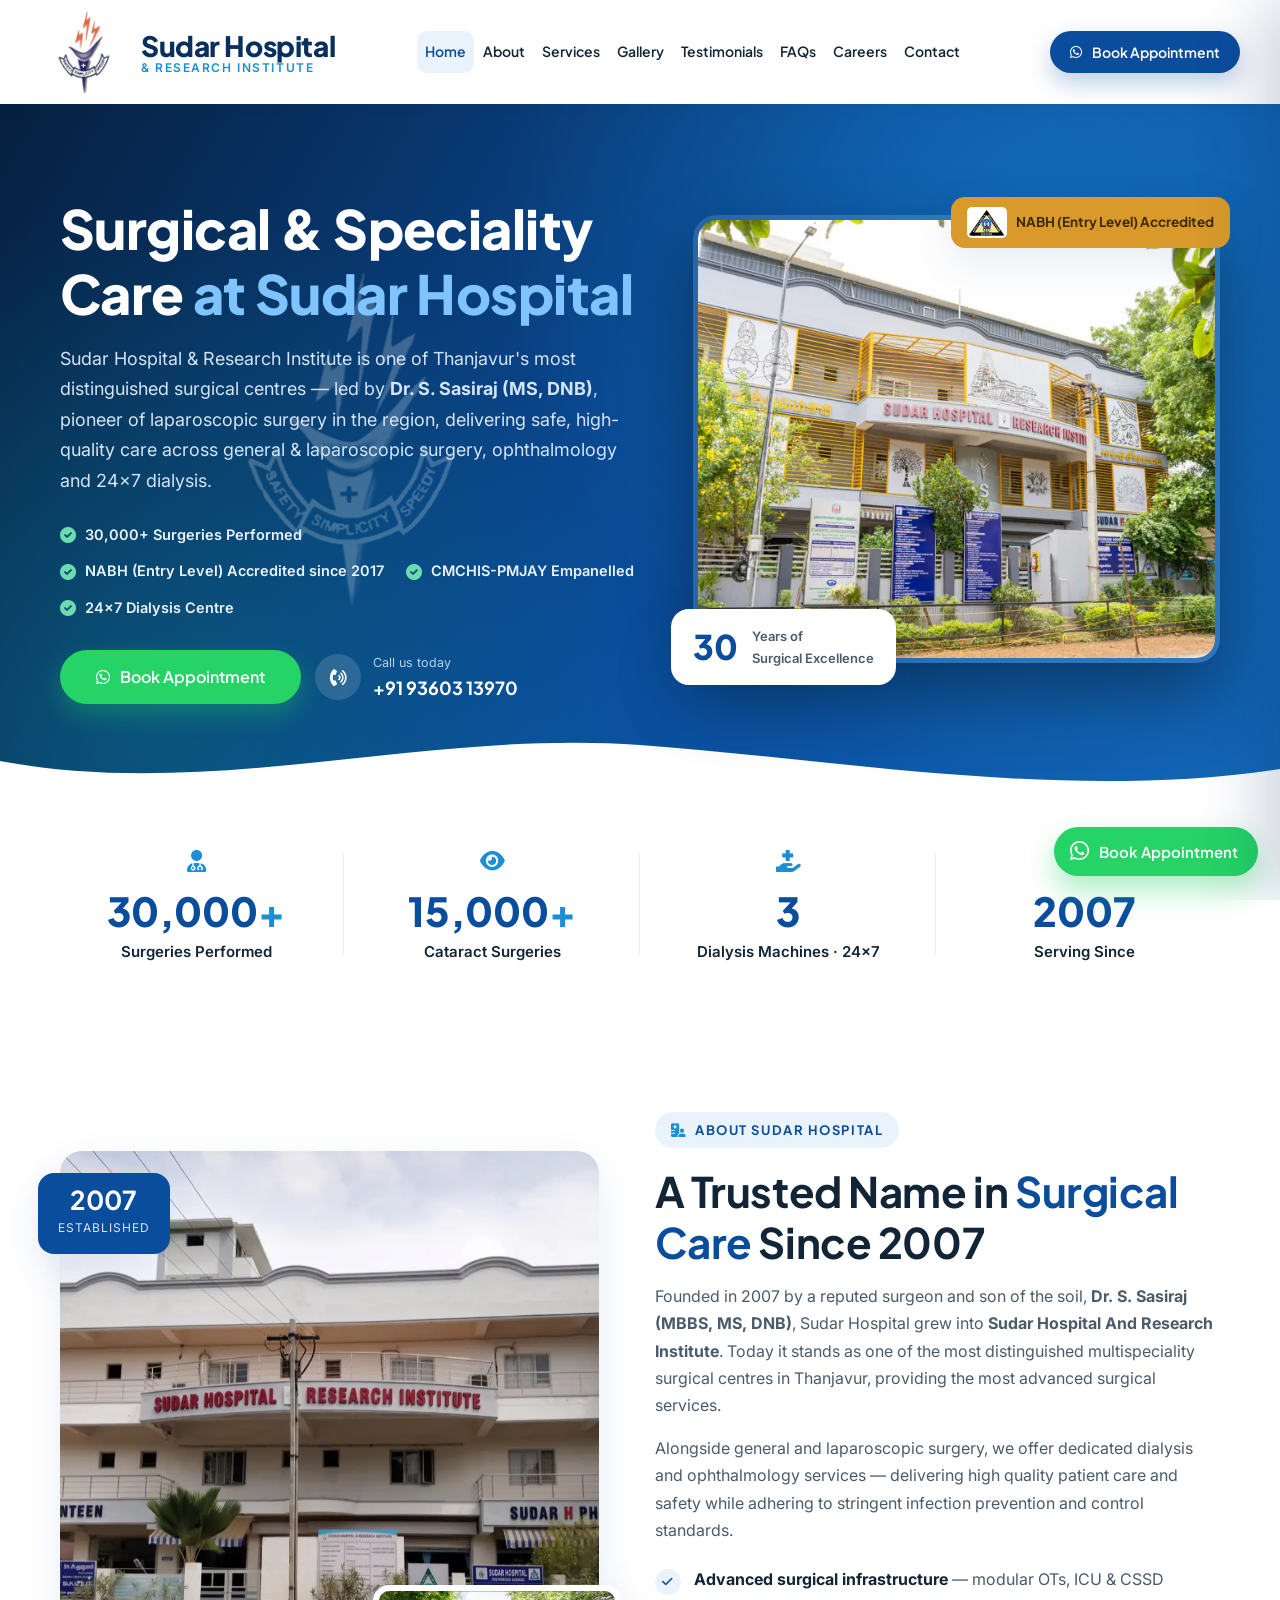
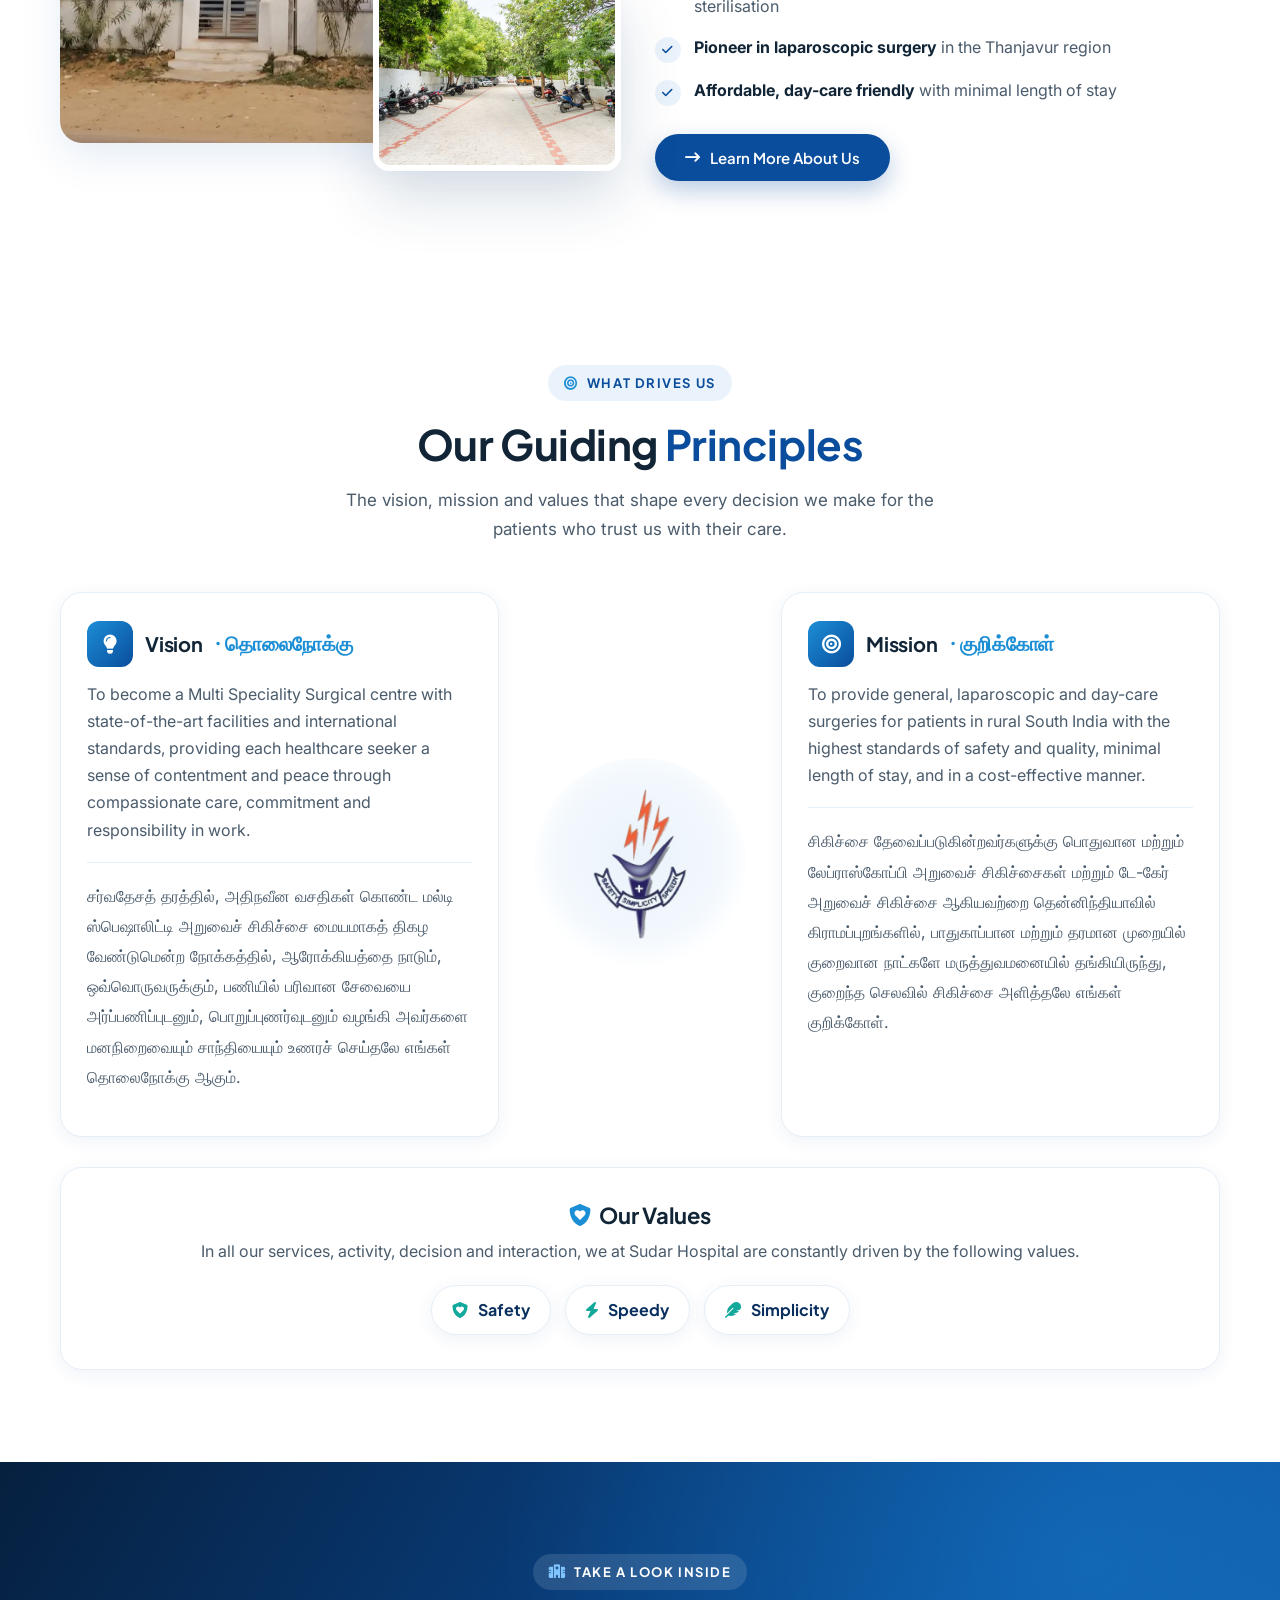
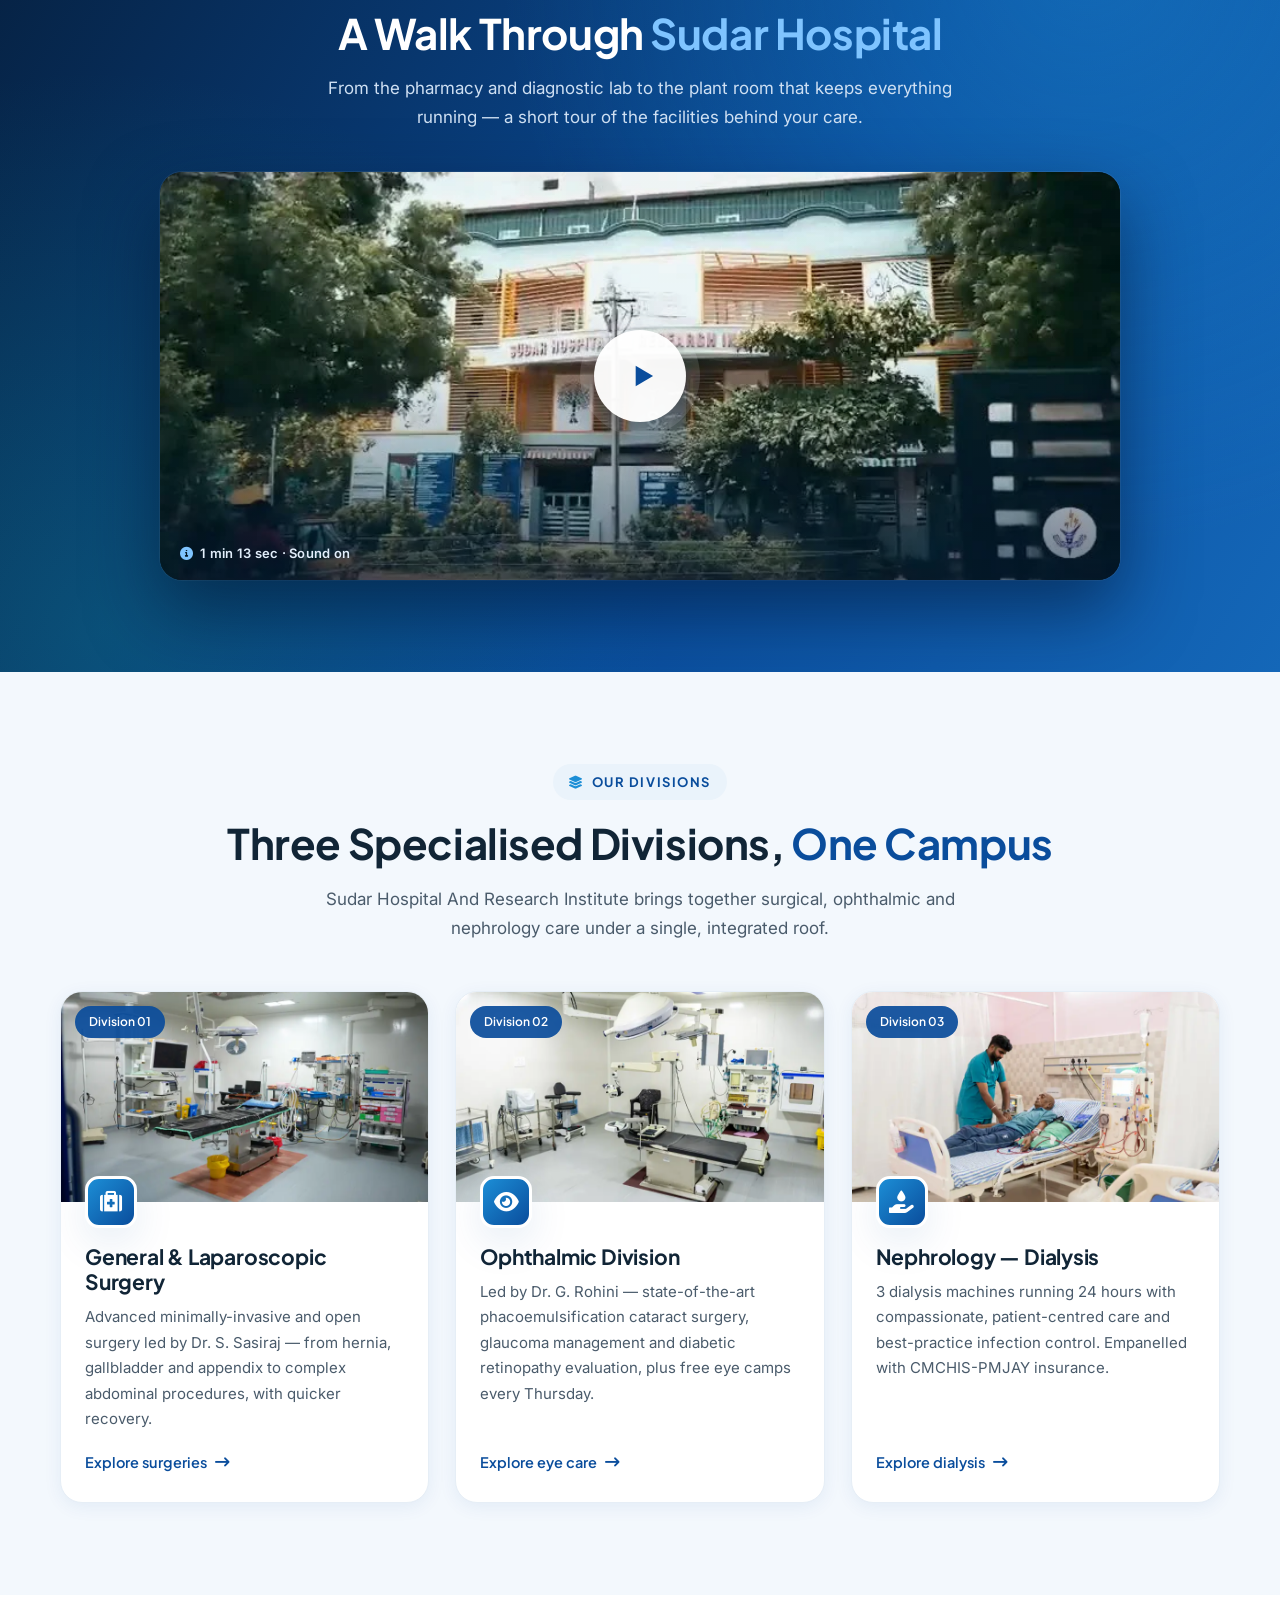
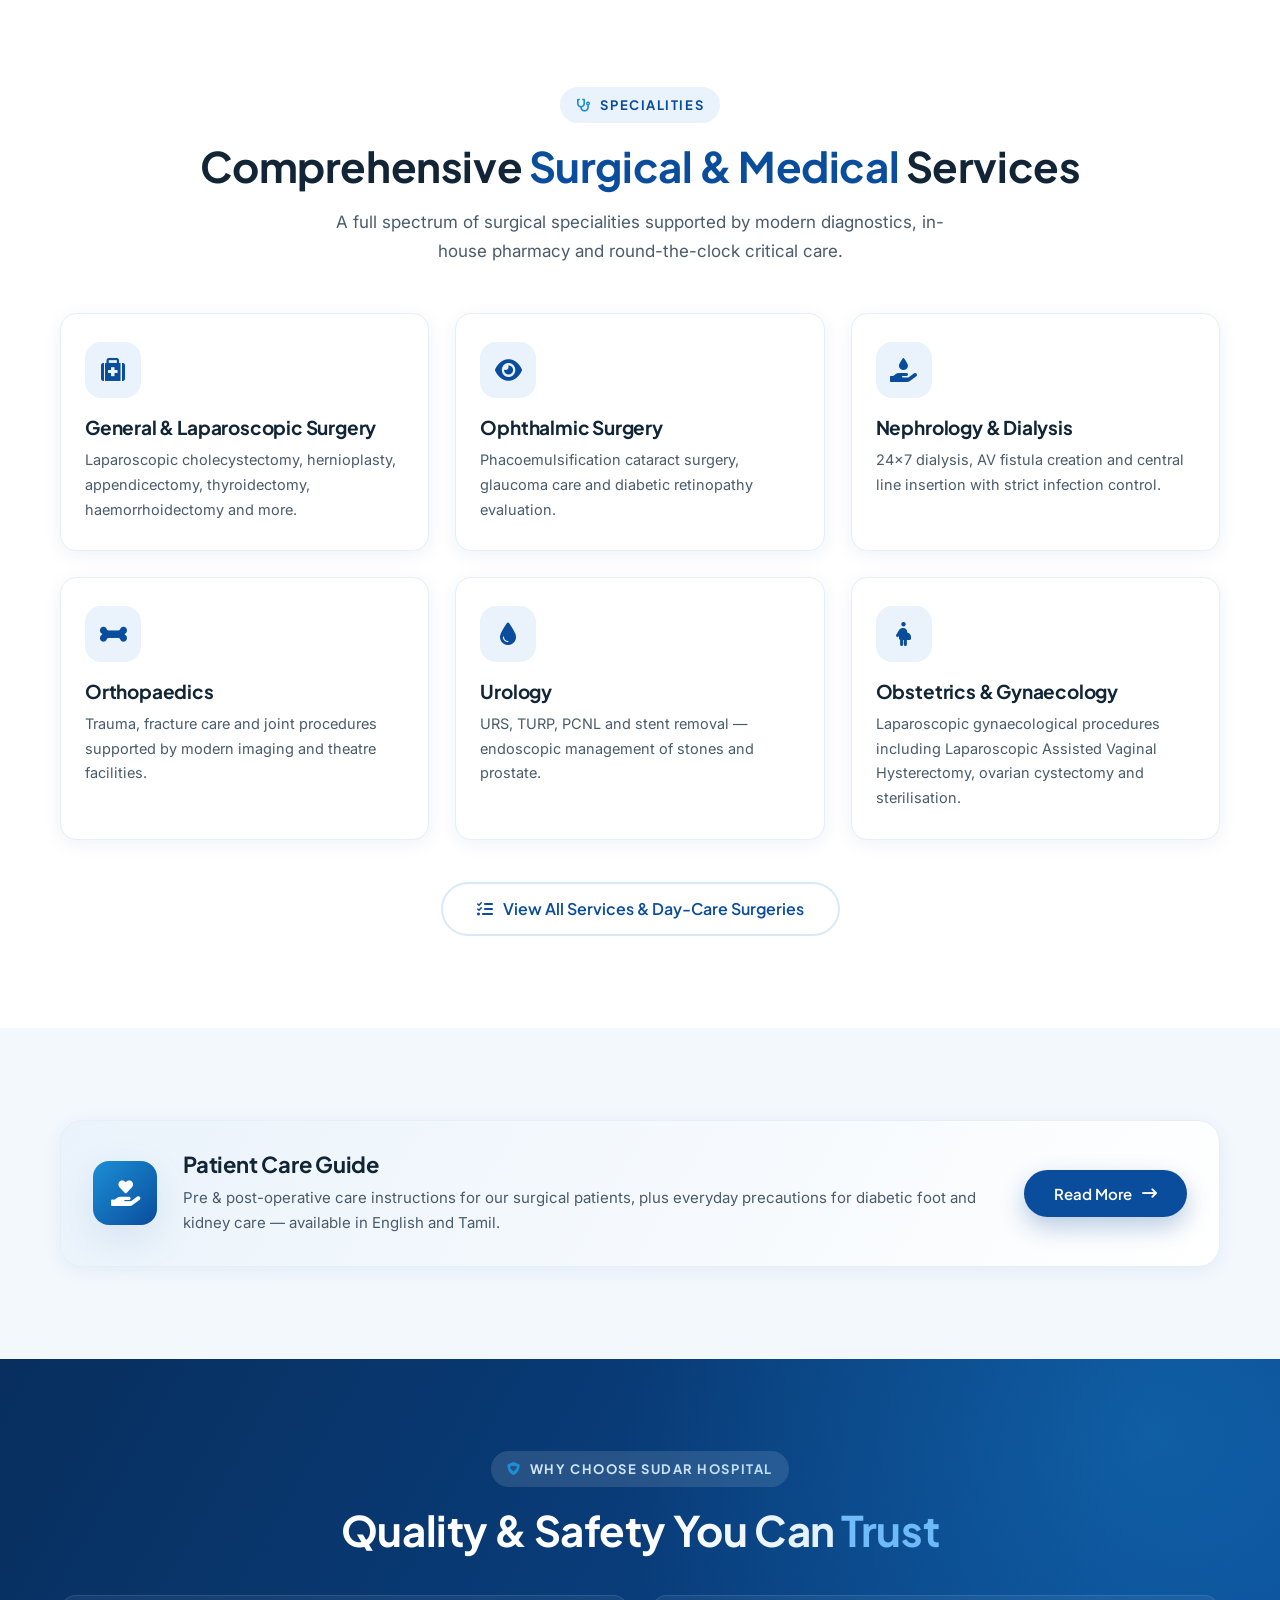
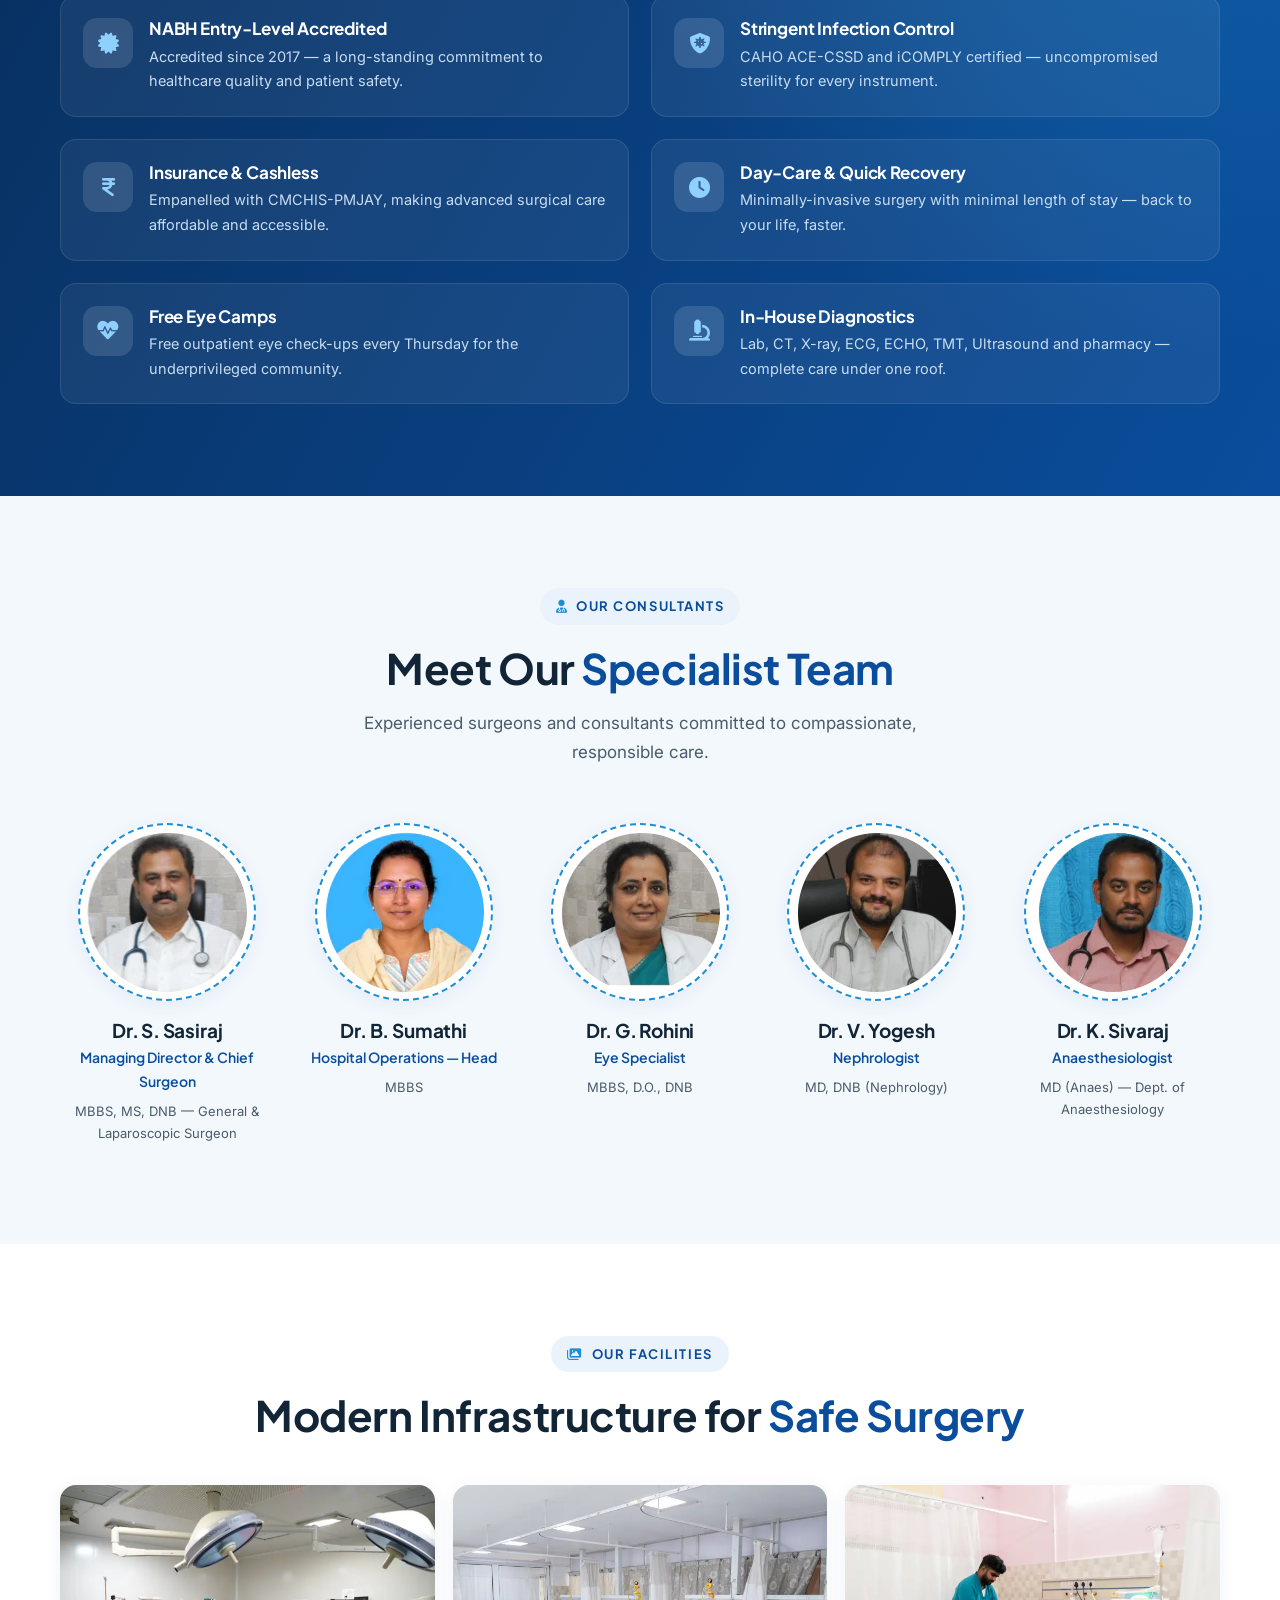
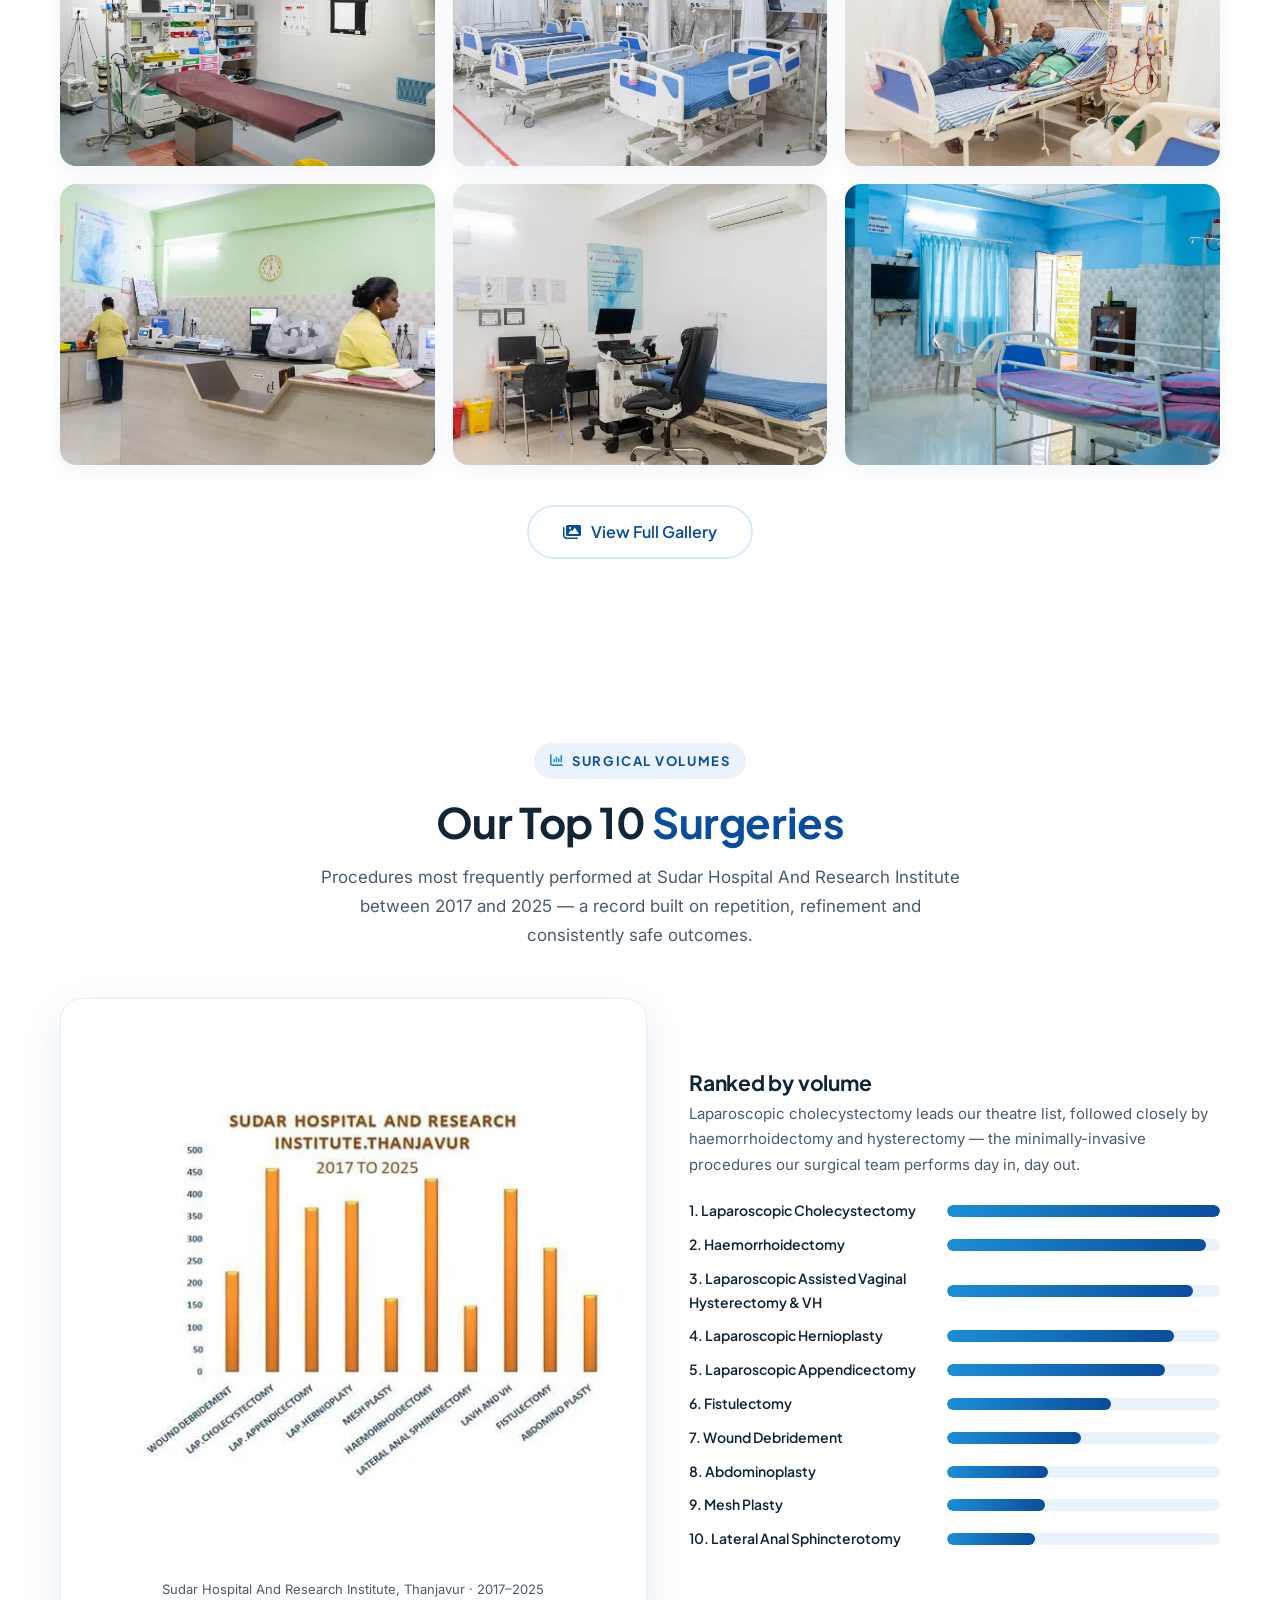
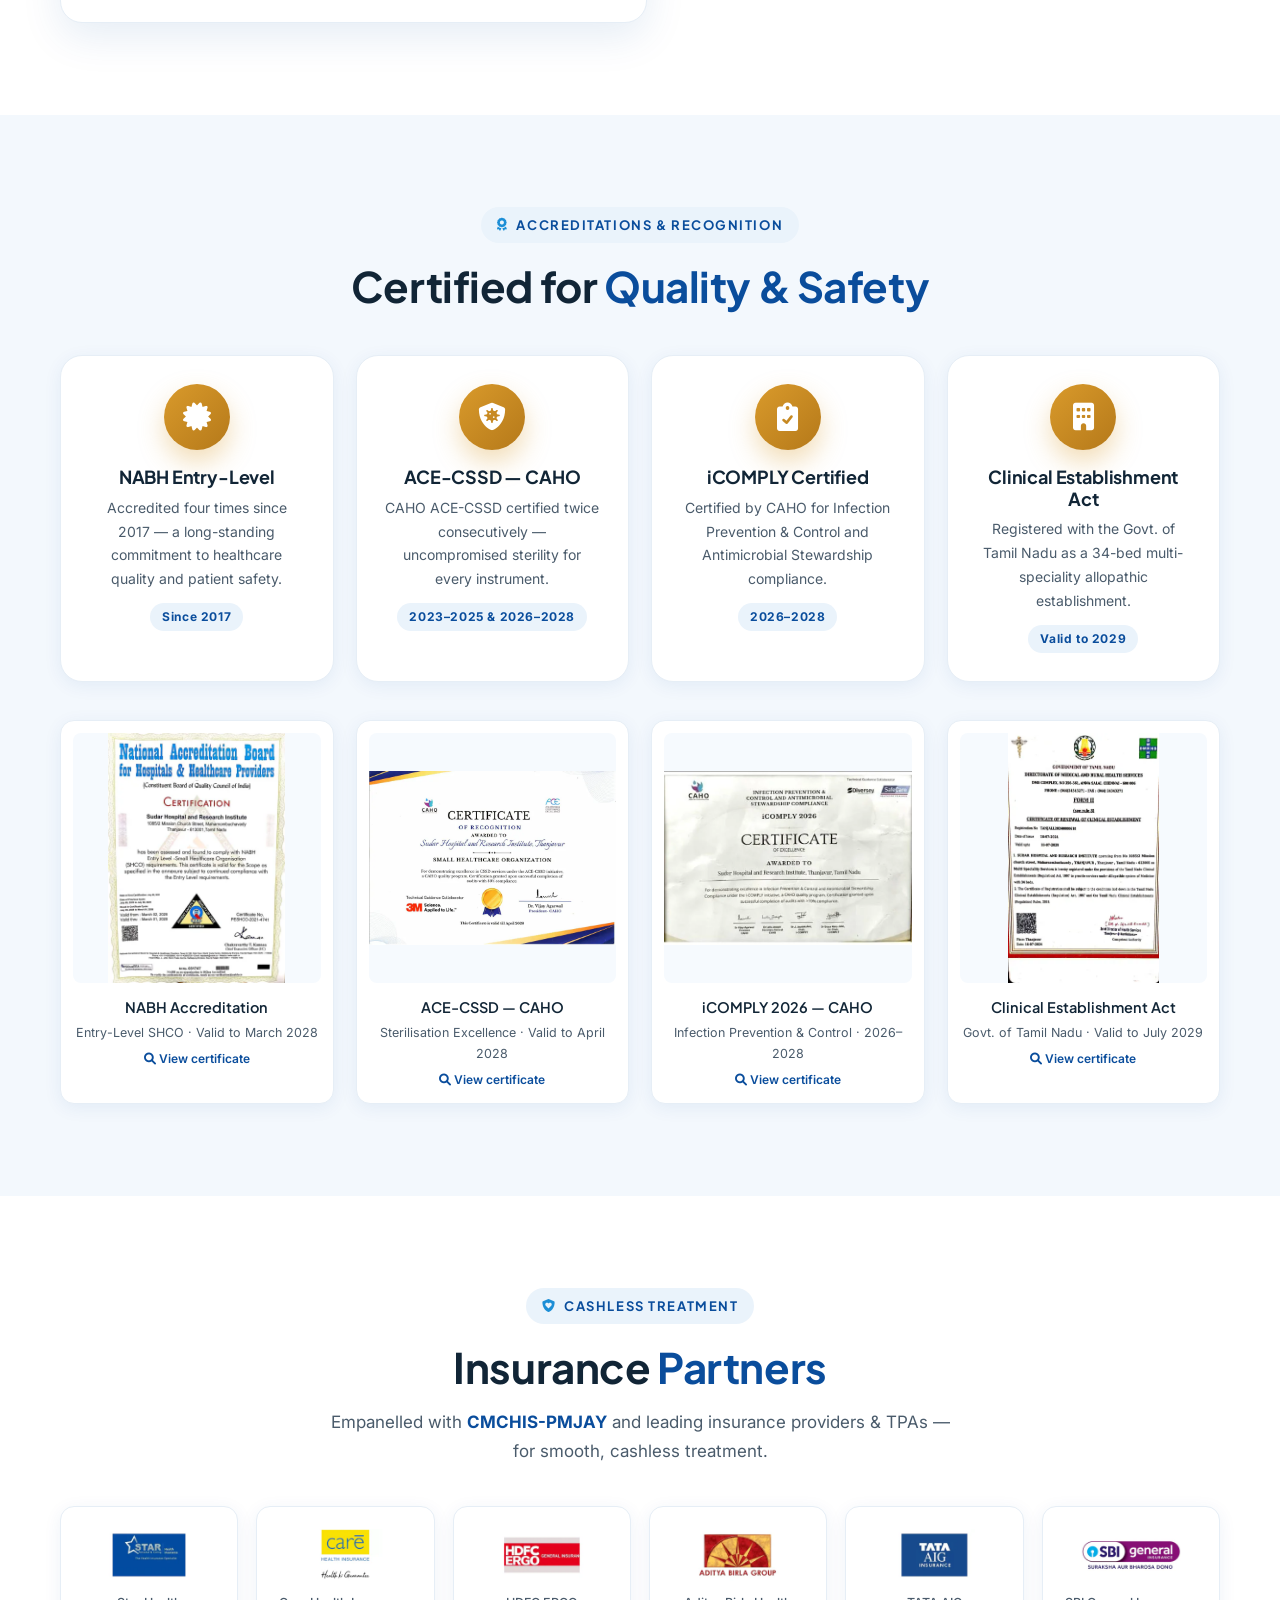
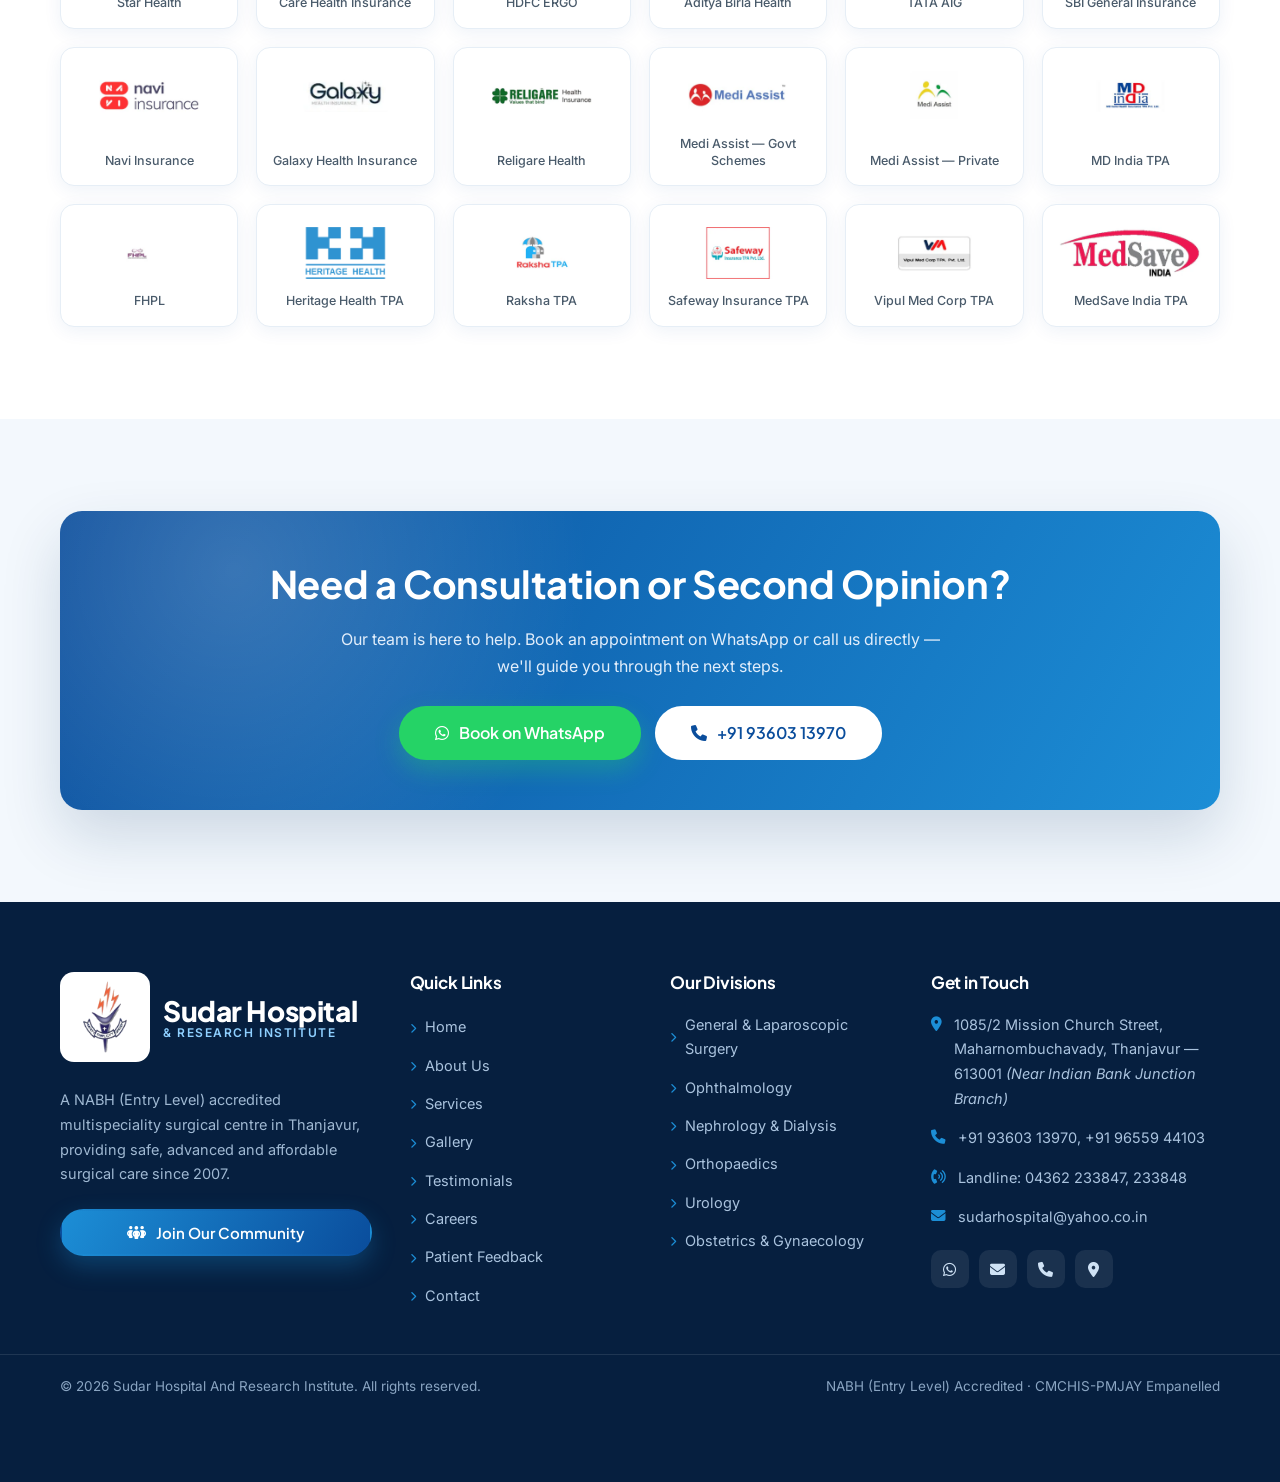
<file: index.html>
<!DOCTYPE html>
<html lang="en">

<head>
  <meta charset="UTF-8">
  <meta name="viewport" content="width=device-width, initial-scale=1.0">
  <title>Sudar Hospital &amp; Research Institute | Multispeciality Surgical Centre — Thanjavur</title>
  <meta name="description"
    content="Sudar Hospital &amp; Research Institute, Thanjavur — a NABH (Entry Level) accredited multispeciality surgical centre led by Dr. S. Sasiraj (MS, DNB). General &amp; laparoscopic surgery, ophthalmology, 24×7 dialysis, orthopaedics, urology &amp; gynaecology. Call/WhatsApp +91 93603 13970.">
  <meta name="keywords"
    content="Sudar Hospital, Thanjavur hospital, laparoscopic surgery Thanjavur, multispeciality hospital, dialysis centre, cataract surgery, Dr S Sasiraj, NABH (Entry Level) accredited">
  <meta property="og:title" content="Sudar Hospital &amp; Research Institute — Thanjavur">
  <meta property="og:description"
    content="NABH (Entry Level) accredited multispeciality surgical centre. 30,000+ surgeries. General &amp; laparoscopic surgery, ophthalmology, 24×7 dialysis.">
  <meta property="og:type" content="website">
  <meta name="theme-color" content="#0a4d9c">

  <!--===== FAVICON =====-->
  <link rel="icon" href="assets/img/sudar/logo/favicon.ico" sizes="any">
  <link rel="icon" type="image/png" sizes="32x32" href="assets/img/sudar/logo/favicon-32x32.png">
  <link rel="icon" type="image/png" sizes="16x16" href="assets/img/sudar/logo/favicon-16x16.png">
  <link rel="apple-touch-icon" href="assets/img/sudar/logo/apple-touch-icon.png">

  <!--===== FONTS =====-->
  <link rel="preconnect" href="https://fonts.googleapis.com">
  <link rel="preconnect" href="https://fonts.gstatic.com" crossorigin>
  <link rel="preload" as="style" href="https://fonts.googleapis.com/css2?family=Plus+Jakarta+Sans:wght@500;600;700;800&family=Inter:wght@400;500;600&display=swap" onload="this.onload=null;this.rel='stylesheet'">
  <noscript><link rel="stylesheet" href="https://fonts.googleapis.com/css2?family=Plus+Jakarta+Sans:wght@500;600;700;800&family=Inter:wght@400;500;600&display=swap"></noscript>

  <!--===== CSS =====-->
  <link rel="stylesheet" href="assets/css/fa-subset.css">
  <link rel="stylesheet" href="assets/css/sudar.css">

  <!--===== Local Business Schema =====-->
  <script type="application/ld+json">
  {
    "@context": "https://schema.org",
    "@type": "Hospital",
    "name": "Sudar Hospital And Research Institute",
    "description": "NABH (Entry Level) accredited multispeciality surgical centre in Thanjavur offering general & laparoscopic surgery, ophthalmology, dialysis and more.",
    "image": "assets/img/sudar/photos/front-photo.webp",
    "url": "https://sudarhospital.com",
    "telephone": "+919360313970",
    "medicalSpecialty": ["Surgery", "Ophthalmology", "Nephrology", "Orthopedic", "Urologic", "Gynecologic"],
    "address": {
      "@type": "PostalAddress",
      "streetAddress": "1085/2 Mission Church Street, Maharnombuchavady",
      "addressLocality": "Thanjavur",
      "addressRegion": "Tamil Nadu",
      "postalCode": "613001",
      "addressCountry": "IN"
    }
  }
  </script>
</head>

<body>


  <!--===== FLOATING WHATSAPP + TOP =====-->
  <a class="sd-wa"
    href="https://api.whatsapp.com/send/?phone=919360313970&text=Hello%20Sudar%20Hospital%2C%20I%20would%20like%20to%20book%20an%20appointment."
    target="_blank" rel="noopener" aria-label="Book on WhatsApp">
    <span class="sd-wa__pulse"></span><i class="fa-brands fa-whatsapp"></i><span class="sd-wa__label">Book
      Appointment</span>
  </a>
  <button class="sd-top" aria-label="Back to top"><i class="fa-solid fa-arrow-up"></i></button>

  <!--===== HEADER =====-->

  <header class="sd-header">
    <div class="sd-container sd-header__in">
      <a href="index.html" class="sd-brand">
        <img src="assets/img/sudar/logo/sudar-logo.webp" alt="Sudar Hospital logo" class="sd-brand__mark">
        <span class="sd-brand__tx"><b>Sudar Hospital</b><span>&amp; Research Institute</span></span>
      </a>
      <nav class="sd-nav">
        <a href="index.html" class="active">Home</a>
        <a href="about.html">About</a>
        <a href="services.html">Services</a>
        <a href="gallery.html">Gallery</a>
        <a href="testimonial.html">Testimonials</a>
        <a href="faq.html">FAQs</a>
        <a href="careers.html">Careers</a>
        <a href="contact.html">Contact</a>
      </nav>
      <div class="sd-header__cta">
        <a href="https://api.whatsapp.com/send/?phone=919360313970&amp;text=Hello%20Sudar%20Hospital%2C%20I%20would%20like%20to%20book%20an%20appointment."
          target="_blank" rel="noopener" class="sd-btn sd-btn--primary"><i class="fa-brands fa-whatsapp"></i> Book
          Appointment</a>
        <button class="sd-burger" aria-label="Open menu"><i class="fa-solid fa-bars-staggered"></i></button>
      </div>
    </div>
  </header>

  <!--===== MOBILE DRAWER =====-->
  <div class="sd-offcanvas">
    <div class="sd-overlay"></div>
    <aside class="sd-drawer" aria-label="Mobile menu">
      <div class="sd-drawer__head">
        <a href="index.html" class="sd-brand">
          <img src="assets/img/sudar/logo/sudar-logo.webp" alt="Sudar Hospital logo" class="sd-brand__mark">
          <span class="sd-brand__tx"><b>Sudar Hospital</b><span>&amp; Research Institute</span></span>
        </a>
        <button class="sd-drawer__close" aria-label="Close menu"><i class="fa-solid fa-xmark"></i></button>
      </div>
      <nav>
        <a href="index.html" class="active">Home</a>
        <a href="about.html">About</a>
        <a href="services.html">Services</a>
        <a href="gallery.html">Gallery</a>
        <a href="testimonial.html">Testimonials</a>
        <a href="faq.html">FAQs</a>
        <a href="careers.html">Careers</a>
        <a href="feedback.html">Feedback</a>
        <a href="contact.html">Contact</a>
      </nav>
      <div class="sd-drawer__cta">
        <a href="https://api.whatsapp.com/send/?phone=919360313970&text=Hello%20Sudar%20Hospital%2C%20I%20would%20like%20to%20book%20an%20appointment."
          target="_blank" rel="noopener" class="sd-btn sd-btn--wa"><i class="fa-brands fa-whatsapp"></i> Book on
          WhatsApp</a>
        <a href="tel:+919360313970" class="sd-btn sd-btn--ghost"><i class="fa-solid fa-phone"></i> Call Now</a>
      </div>
      <div class="sd-drawer__contact">
        <a href="https://www.google.com/maps?q=Sudar+Hospital+And+Research+Institute+Thanjavur" target="_blank"
          rel="noopener"><i class="fa-solid fa-location-dot"></i> 1085/2 Mission Church Street, Maharnombuchavady,
          Thanjavur — 613001</a>
        <a href="mailto:sudarhospital@yahoo.co.in"><i class="fa-solid fa-envelope"></i> sudarhospital@yahoo.co.in</a>
      </div>
    </aside>
  </div>

  <!--===== HERO =====-->
  <section class="sd-hero">
    <div class="sd-container">
      <div class="sd-hero__grid">
        <div class="sd-hero__content">
          <h1 data-aos="fade-up" data-aos-delay="50">Surgical &amp; Speciality Care <span class="hl">at Sudar
              Hospital</span></h1>
          <p class="sd-hero__sub" data-aos="fade-up" data-aos-delay="100">
            Sudar Hospital &amp; Research Institute is one of Thanjavur's most distinguished surgical centres — led by
            <strong>Dr. S. Sasiraj (MS, DNB)</strong>, pioneer of laparoscopic surgery in the region, delivering safe,
            high-quality care across general &amp; laparoscopic surgery, ophthalmology and 24×7 dialysis.
          </p>
          <ul class="sd-hero__trust" data-aos="fade-up" data-aos-delay="150">
            <li><i class="fa-solid fa-circle-check"></i> 30,000+ Surgeries Performed</li>
            <li><i class="fa-solid fa-circle-check"></i> NABH (Entry Level) Accredited since 2017</li>
            <li><i class="fa-solid fa-circle-check"></i> CMCHIS-PMJAY Empanelled</li>
            <li><i class="fa-solid fa-circle-check"></i> 24×7 Dialysis Centre</li>
          </ul>
          <div class="sd-hero__cta" data-aos="fade-up" data-aos-delay="200">
            <a href="https://api.whatsapp.com/send/?phone=919360313970&text=Hello%20Sudar%20Hospital%2C%20I%20would%20like%20to%20book%20an%20appointment."
              target="_blank" rel="noopener" class="sd-btn sd-btn--wa sd-btn--lg"><i class="fa-brands fa-whatsapp"></i>
              Book Appointment</a>
            <a href="tel:+919360313970" class="sd-hero__call">
              <span class="ic"><i class="fa-solid fa-phone-volume"></i></span>
              <span><small>Call us today</small><strong>+91 93603 13970</strong></span>
            </a>
          </div>
          <!-- brand watermark, sits in the flow directly beneath the copy so it stays
               "under the text" at every breakpoint -->
          <div class="sd-hero__mark" role="presentation" aria-hidden="true"></div>
        </div>
        <div class="sd-hero__visual" data-aos="fade-left" data-aos-delay="150">
          <img src="assets/img/sudar/photos/front-photo.webp"
            srcset="assets/img/sudar/photos/front-photo-sm.webp 800w, assets/img/sudar/photos/front-photo.webp 1600w"
            sizes="(max-width: 991px) min(460px, 100vw), 560px" width="1600" height="1066" fetchpriority="high"
            alt="Sudar Hospital And Research Institute building, Thanjavur" class="sd-hero__photo">
          <div class="sd-hero__badge2"><img src="assets/img/sudar/logo/nabh-badge.webp" alt="NABH Entry Level Certified">
            NABH (Entry Level) Accredited</div>
          <div class="sd-hero__badge">
            <span class="n">30</span>
            <span class="t">Years of<br>Surgical Excellence</span>
          </div>
        </div>
      </div>
    </div>
    <div class="sd-hero__wave">
      <svg viewBox="0 0 1440 60" preserveAspectRatio="none" xmlns="http://www.w3.org/2000/svg">
        <path fill="#ffffff" d="M0,32 C240,72 480,0 720,16 C960,32 1200,72 1440,40 L1440,60 L0,60 Z"></path>
      </svg>
    </div>
  </section>

  <!--===== STAT STRIP =====-->
  <section class="sd-stats">
    <div class="sd-container">
      <div class="sd-stats__grid">
        <div class="sd-stat" data-aos="fade-up">
          <div class="ic"><i class="fa-solid fa-user-doctor"></i></div>
          <div class="n"><span data-count="30000">30,000</span><span class="plus">+</span></div>
          <div class="l">Surgeries Performed</div>
        </div>
        <div class="sd-stat" data-aos="fade-up" data-aos-delay="80">
          <div class="ic"><i class="fa-solid fa-eye"></i></div>
          <div class="n"><span data-count="15000">15,000</span><span class="plus">+</span></div>
          <div class="l">Cataract Surgeries</div>
        </div>
        <div class="sd-stat" data-aos="fade-up" data-aos-delay="160">
          <div class="ic"><i class="fa-solid fa-hand-holding-medical"></i></div>
          <div class="n"><span data-count="3">3</span></div>
          <div class="l">Dialysis Machines · 24×7</div>
        </div>
        <div class="sd-stat" data-aos="fade-up" data-aos-delay="240">
          <div class="ic"><i class="fa-solid fa-calendar-check"></i></div>
          <div class="n"><span data-count="2007" data-count-format="plain">2007</span></div>
          <div class="l">Serving Since</div>
        </div>
      </div>
    </div>
  </section>

  <!--===== ABOUT =====-->
  <section class="sd-section" id="about">
    <div class="sd-container">
      <div class="sd-about__grid">
        <div class="sd-about__media" data-aos="fade-right">
          <img src="assets/img/sudar/photos/hospital-building.webp"
            alt="Front elevation of Sudar Hospital And Research Institute, Thanjavur" class="main" loading="lazy"
            decoding="async">
          <img src="assets/img/sudar/photos/parking-sm.webp" alt="Spacious tree-lined parking at Sudar Hospital, Thanjavur"
            class="accent-img" loading="lazy" decoding="async">
          <div class="estab"><b>2007</b><span>Established</span></div>
        </div>
        <div class="sd-about__body" data-aos="fade-left">
          <span class="sd-eyebrow"><i class="fa-solid fa-hospital-user"></i> About Sudar Hospital</span>
          <h2 class="sd-title">A Trusted Name in <span class="hl">Surgical Care</span> Since 2007</h2>
          <p>Founded in 2007 by a reputed surgeon and son of the soil, <strong>Dr. S. Sasiraj (MBBS, MS, DNB)</strong>,
            Sudar Hospital grew into <strong>Sudar Hospital And Research Institute</strong>. Today it stands as one of
            the most distinguished multispeciality surgical centres in Thanjavur, providing the most advanced surgical
            services.</p>
          <p>Alongside general and laparoscopic surgery, we offer dedicated dialysis and ophthalmology services —
            delivering high quality patient care and safety while adhering to stringent infection prevention and control
            standards.</p>
          <ul class="sd-feat-list">
            <li><i class="fa-solid fa-check"></i> <span><b>Advanced surgical infrastructure</b> — modular OTs, ICU &amp;
                CSSD sterilisation</span></li>
            <li><i class="fa-solid fa-check"></i> <span><b>Pioneer in laparoscopic surgery</b> in the Thanjavur
                region</span></li>
            <li><i class="fa-solid fa-check"></i> <span><b>Affordable, day-care friendly</b> with minimal length of
                stay</span></li>
          </ul>
          <div style="margin-top:28px;">
            <a href="about.html" class="sd-btn sd-btn--primary"><i class="fa-solid fa-arrow-right-long"></i> Learn More
              About Us</a>
          </div>
        </div>
      </div>
    </div>
  </section>

  <!--===== GUIDING PRINCIPLES =====-->
  <section class="sd-section" id="vision-mission">
    <div class="sd-container">
      <div class="sd-head-center" data-aos="fade-up" style="margin-bottom:48px;">
        <span class="sd-eyebrow"><i class="fa-solid fa-bullseye"></i> What Drives Us</span>
        <h2 class="sd-title">Our Guiding <span class="hl">Principles</span></h2>
        <p class="sd-lead sd-narrow">The vision, mission and values that shape every decision we make for the patients
          who trust us with their care.</p>
      </div>
      <div class="sd-principles">
        <div class="sd-pc-card" data-aos="fade-up">
          <h3><span class="sd-pc-ic"><i class="fa-solid fa-lightbulb"></i></span> Vision <span class="sd-ta-label"
              lang="ta">· தொலைநோக்கு</span></h3>
          <p>To become a Multi Speciality Surgical centre with state-of-the-art facilities and international standards,
            providing each healthcare seeker a sense of contentment and peace through compassionate care, commitment and
            responsibility in work.</p>
          <p lang="ta" style="line-height:1.85;">சர்வதேசத் தரத்தில், அதிநவீன வசதிகள் கொண்ட மல்டி ஸ்பெஷாலிட்டி அறுவைச்
            சிகிச்சை மையமாகத் திகழ வேண்டுமென்ற நோக்கத்தில், ஆரோக்கியத்தை நாடும், ஒவ்வொருவருக்கும், பணியில் பரிவான சேவையை
            அர்ப்பணிப்புடனும், பொறுப்புணர்வுடனும் வழங்கி அவர்களை மனநிறைவையும் சாந்தியையும் உணரச் செய்தலே எங்கள்
            தொலைநோக்கு ஆகும்.</p>
        </div>
        <div class="sd-principles__mark" data-aos="zoom-in" data-aos-delay="60">
          <img src="assets/img/sudar/logo/sudar-logo-lg.webp" alt="Sudar Hospital &amp; Research Institute logo"
            width="200" height="200" loading="lazy" decoding="async">
        </div>
        <div class="sd-pc-card" data-aos="fade-up" data-aos-delay="100">
          <h3><span class="sd-pc-ic"><i class="fa-solid fa-bullseye"></i></span> Mission <span class="sd-ta-label"
              lang="ta">· குறிக்கோள்</span></h3>
          <p>To provide general, laparoscopic and day-care surgeries for patients in rural South India with the highest
            standards of safety and quality, minimal length of stay, and in a cost-effective manner.</p>
          <p lang="ta" style="line-height:1.85;">சிகிச்சை தேவைப்படுகின்றவர்களுக்கு பொதுவான மற்றும் லேப்ராஸ்கோப்பி
            அறுவைச் சிகிச்சைகள் மற்றும் டே-கேர் அறுவைச் சிகிச்சை ஆகியவற்றை தென்னிந்தியாவில் கிராமப்புறங்களில்,
            பாதுகாப்பான மற்றும் தரமான முறையில் குறைவான நாட்களே மருத்துவமனையில் தங்கியிருந்து, குறைந்த செலவில் சிகிச்சை
            அளித்தலே எங்கள் குறிக்கோள்.</p>
        </div>
      </div>
      <!-- Our Values card (client req.), shown on all screen sizes beneath Vision | Mission. -->
      <div class="sd-values-card" data-aos="fade-up">
        <img src="assets/img/sudar/logo/sudar-logo-lg.webp" alt="" width="96" height="96" loading="lazy" decoding="async">
        <h3><i class="fa-solid fa-shield-heart"></i> Our Values</h3>
        <p>In all our services, activity, decision and interaction, we at Sudar Hospital are constantly driven by the following values.</p>
        <div class="sd-values">
          <span class="sd-value"><i class="fa-solid fa-shield-heart"></i> Safety</span>
          <span class="sd-value"><i class="fa-solid fa-bolt"></i> Speedy</span>
          <span class="sd-value"><i class="fa-solid fa-feather"></i> Simplicity</span>
        </div>
      </div>
    </div>
  </section>

  <!--===== VIDEO TOUR =====-->
  <section class="sd-section sd-section--dark" id="tour">
    <div class="sd-container">
      <div class="sd-head-center" data-aos="fade-up" style="margin-bottom:40px;">
        <span class="sd-eyebrow"><i class="fa-solid fa-hospital"></i> Take a Look Inside</span>
        <h2 class="sd-title">A Walk Through <span class="hl">Sudar Hospital</span></h2>
        <p class="sd-lead sd-narrow">From the pharmacy and diagnostic lab to the plant room that keeps everything running
          &mdash; a short tour of the facilities behind your care.</p>
      </div>
      <!-- Poster + play button until the patient chooses to watch; nothing downloads
           beyond the header until then (preload="metadata"). -->
      <figure class="sd-video" data-aos="zoom-in">
        <video class="sd-video__media" width="832" height="354" poster="assets/img/sudar/video/tour-poster.webp"
          preload="metadata" playsinline aria-label="Video tour of Sudar Hospital And Research Institute, Thanjavur">
          <source src="assets/video/sudar-hospital-tour.mp4" type="video/mp4">
          Your browser does not support embedded video.
          <a href="assets/video/sudar-hospital-tour.mp4">Download the tour video</a>.
        </video>
        <button type="button" class="sd-video__play" data-video-play aria-label="Play the hospital tour video">
          <svg viewBox="0 0 24 24" aria-hidden="true" focusable="false"><path d="M8 5.5v13l11-6.5z" /></svg>
        </button>
        <figcaption class="sd-video__cap"><i class="fa-solid fa-circle-info"></i> 1 min 13 sec &middot; Sound on</figcaption>
      </figure>
    </div>
  </section>

  <!--===== DIVISIONS =====-->
  <section class="sd-section sd-section--soft" id="divisions">
    <div class="sd-container">
      <div class="sd-head-center" data-aos="fade-up" style="margin-bottom:48px;">
        <span class="sd-eyebrow"><i class="fa-solid fa-layer-group"></i> Our Divisions</span>
        <h2 class="sd-title">Three Specialised Divisions, <span class="hl">One Campus</span></h2>
        <p class="sd-lead sd-narrow">Sudar Hospital And Research Institute brings together surgical, ophthalmic and
          nephrology care under a single, integrated roof.</p>
      </div>
      <div class="sd-grid-3">
        <article class="sd-division" data-aos="fade-up">
          <div class="sd-division__img"><img src="assets/img/sudar/photos/ot-2-sm.webp"
              alt="General and laparoscopic surgery theatre" loading="lazy" decoding="async"><span
              class="sd-division__tag">Division 01</span></div>
          <div class="sd-division__body">
            <div class="sd-division__ic"><i class="fa-solid fa-suitcase-medical"></i></div>
            <h3>General &amp; Laparoscopic Surgery</h3>
            <p>Advanced minimally-invasive and open surgery led by Dr. S. Sasiraj — from hernia, gallbladder and
              appendix to complex abdominal procedures, with quicker recovery.</p>
            <a href="services.html" class="sd-division__link">Explore surgeries <i
                class="fa-solid fa-arrow-right-long"></i></a>
          </div>
        </article>
        <article class="sd-division" data-aos="fade-up" data-aos-delay="100">
          <div class="sd-division__img"><img src="assets/img/sudar/photos/eye-ot-sm.webp"
              alt="Ophthalmology and eye care unit" loading="lazy" decoding="async"><span
              class="sd-division__tag">Division 02</span></div>
          <div class="sd-division__body">
            <div class="sd-division__ic"><i class="fa-solid fa-eye"></i></div>
            <h3>Ophthalmic Division</h3>
            <p>Led by Dr. G. Rohini — state-of-the-art phacoemulsification cataract surgery, glaucoma management and
              diabetic retinopathy evaluation, plus free eye camps every Thursday.</p>
            <a href="services.html" class="sd-division__link">Explore eye care <i
                class="fa-solid fa-arrow-right-long"></i></a>
          </div>
        </article>
        <article class="sd-division" data-aos="fade-up" data-aos-delay="200">
          <div class="sd-division__img"><img src="assets/img/sudar/photos/dialysis-sm.webp" alt="24x7 dialysis centre"
              loading="lazy" decoding="async"><span class="sd-division__tag">Division 03</span></div>
          <div class="sd-division__body">
            <div class="sd-division__ic"><i class="fa-solid fa-hand-holding-droplet"></i></div>
            <h3>Nephrology — Dialysis</h3>
            <p>3 dialysis machines running 24 hours with compassionate, patient-centred care and best-practice infection
              control. Empanelled with CMCHIS-PMJAY insurance.</p>
            <a href="services.html" class="sd-division__link">Explore dialysis <i
                class="fa-solid fa-arrow-right-long"></i></a>
          </div>
        </article>
      </div>
    </div>
  </section>

  <!--===== SERVICES =====-->
  <section class="sd-section" id="services">
    <div class="sd-container">
      <div class="sd-head-center" data-aos="fade-up" style="margin-bottom:48px;">
        <span class="sd-eyebrow"><i class="fa-solid fa-stethoscope"></i> Specialities</span>
        <h2 class="sd-title">Comprehensive <span class="hl">Surgical &amp; Medical</span> Services</h2>
        <p class="sd-lead sd-narrow">A full spectrum of surgical specialities supported by modern diagnostics, in-house
          pharmacy and round-the-clock critical care.</p>
      </div>
      <div class="sd-grid-3">
        <div class="sd-service" data-aos="fade-up">
          <div class="sd-service__ic"><i class="fa-solid fa-suitcase-medical"></i></div>
          <h3>General &amp; Laparoscopic Surgery</h3>
          <p>Laparoscopic cholecystectomy, hernioplasty, appendicectomy, thyroidectomy, haemorrhoidectomy and more.</p>
        </div>
        <div class="sd-service" data-aos="fade-up" data-aos-delay="60">
          <div class="sd-service__ic"><i class="fa-solid fa-eye"></i></div>
          <h3>Ophthalmic Surgery</h3>
          <p>Phacoemulsification cataract surgery, glaucoma care and diabetic retinopathy evaluation.</p>
        </div>
        <div class="sd-service" data-aos="fade-up" data-aos-delay="120">
          <div class="sd-service__ic"><i class="fa-solid fa-hand-holding-droplet"></i></div>
          <h3>Nephrology &amp; Dialysis</h3>
          <p>24×7 dialysis, AV fistula creation and central line insertion with strict infection control.</p>
        </div>
        <div class="sd-service" data-aos="fade-up">
          <div class="sd-service__ic"><i class="fa-solid fa-bone"></i></div>
          <h3>Orthopaedics</h3>
          <p>Trauma, fracture care and joint procedures supported by modern imaging and theatre facilities.</p>
        </div>
        <div class="sd-service" data-aos="fade-up" data-aos-delay="60">
          <div class="sd-service__ic"><i class="fa-solid fa-droplet"></i></div>
          <h3>Urology</h3>
          <p>URS, TURP, PCNL and stent removal — endoscopic management of stones and prostate.</p>
        </div>
        <div class="sd-service" data-aos="fade-up" data-aos-delay="120">
          <div class="sd-service__ic"><i class="fa-solid fa-person-pregnant"></i></div>
          <h3>Obstetrics &amp; Gynaecology</h3>
          <p>Laparoscopic gynaecological procedures including Laparoscopic Assisted Vaginal Hysterectomy, ovarian
            cystectomy and sterilisation.</p>
        </div>
      </div>
      <div style="text-align:center; margin-top:42px;" data-aos="fade-up">
        <a href="services.html" class="sd-btn sd-btn--ghost sd-btn--lg"><i class="fa-solid fa-list-check"></i> View All
          Services &amp; Day-Care Surgeries</a>
      </div>
    </div>
  </section>

  <!--===== PATIENT CARE GUIDE LINK =====-->
  <section class="sd-section sd-section--soft">
    <div class="sd-container">
      <div class="sd-pc-promo" data-aos="fade-up">
        <div class="sd-pc-promo__ic"><i class="fa-solid fa-hand-holding-heart"></i></div>
        <div class="sd-pc-promo__body">
          <h3>Patient Care Guide</h3>
          <p>Pre &amp; post-operative care instructions for our surgical patients, plus everyday precautions for
            diabetic foot and kidney care — available in English and Tamil.</p>
        </div>
        <a href="patient-care.html" class="sd-btn sd-btn--primary">Read More <i
            class="fa-solid fa-arrow-right-long"></i></a>
      </div>
    </div>
  </section>

  <!--===== WHY US =====-->
  <section class="sd-section sd-why">
    <div class="sd-container">
      <div class="sd-head-center" data-aos="fade-up" style="margin-bottom:40px;">
        <span class="sd-eyebrow"><i class="fa-solid fa-shield-heart"></i> Why Choose Sudar Hospital</span>
        <h2 class="sd-title">Quality &amp; Safety You Can <span style="color:#7fc4ff">Trust</span></h2>
      </div>
      <div class="sd-why__grid">
        <div class="sd-why__item" data-aos="fade-up">
          <div class="ic"><i class="fa-solid fa-certificate"></i></div>
          <div>
            <h4>NABH Entry-Level Accredited</h4>
            <p>Accredited since 2017 — a long-standing commitment to healthcare quality and patient safety.</p>
          </div>
        </div>
        <div class="sd-why__item" data-aos="fade-up" data-aos-delay="80">
          <div class="ic"><i class="fa-solid fa-shield-virus"></i></div>
          <div>
            <h4>Stringent Infection Control</h4>
            <p>CAHO ACE-CSSD and iCOMPLY certified — uncompromised sterility for every instrument.</p>
          </div>
        </div>
        <div class="sd-why__item" data-aos="fade-up">
          <div class="ic"><i class="fa-solid fa-indian-rupee-sign"></i></div>
          <div>
            <h4>Insurance &amp; Cashless</h4>
            <p>Empanelled with CMCHIS-PMJAY, making advanced surgical care affordable and accessible.</p>
          </div>
        </div>
        <div class="sd-why__item" data-aos="fade-up" data-aos-delay="80">
          <div class="ic"><i class="fa-solid fa-clock"></i></div>
          <div>
            <h4>Day-Care &amp; Quick Recovery</h4>
            <p>Minimally-invasive surgery with minimal length of stay — back to your life, faster.</p>
          </div>
        </div>
        <div class="sd-why__item" data-aos="fade-up">
          <div class="ic"><i class="fa-solid fa-heart-pulse"></i></div>
          <div>
            <h4>Free Eye Camps</h4>
            <p>Free outpatient eye check-ups every Thursday for the underprivileged community.</p>
          </div>
        </div>
        <div class="sd-why__item" data-aos="fade-up" data-aos-delay="80">
          <div class="ic"><i class="fa-solid fa-microscope"></i></div>
          <div>
            <h4>In-House Diagnostics</h4>
            <p>Lab, CT, X-ray, ECG, ECHO, TMT, Ultrasound and pharmacy — complete care under one roof.</p>
          </div>
        </div>
      </div>
    </div>
  </section>

  <!--===== DOCTORS =====-->
  <section class="sd-section sd-section--soft" id="doctors">
    <div class="sd-container">
      <div class="sd-head-center" data-aos="fade-up" style="margin-bottom:48px;">
        <span class="sd-eyebrow"><i class="fa-solid fa-user-doctor"></i> Our Consultants</span>
        <h2 class="sd-title">Meet Our <span class="hl">Specialist Team</span></h2>
        <p class="sd-lead sd-narrow">Experienced surgeons and consultants committed to compassionate, responsible care.
        </p>
      </div>
      <div class="sd-grid-5">
        <article class="sd-docc" data-aos="fade-up">
          <div class="sd-docc__img"><img src="assets/img/sudar/team/portraits/dr-sasiraj.webp"
              alt="Dr. S. Sasiraj, Managing Director and Chief Surgeon" loading="lazy" decoding="async"></div>
          <h3>Dr. S. Sasiraj</h3>
          <div class="sd-docc__role">Managing Director &amp; Chief Surgeon</div>
          <p class="sd-docc__qual">MBBS, MS, DNB — General &amp; Laparoscopic Surgeon</p>
        </article>
        <article class="sd-docc" data-aos="fade-up" data-aos-delay="70">
          <div class="sd-docc__img"><img src="assets/img/sudar/team/portraits/dr-sumathi.webp"
              alt="Dr. B. Sumathi, Hospital Operations Head" loading="lazy" decoding="async"></div>
          <h3>Dr. B. Sumathi</h3>
          <div class="sd-docc__role">Hospital Operations — Head</div>
          <p class="sd-docc__qual">MBBS</p>
        </article>
        <article class="sd-docc" data-aos="fade-up" data-aos-delay="140">
          <div class="sd-docc__img"><img src="assets/img/sudar/team/portraits/dr-rohini.webp"
              alt="Dr. G. Rohini, Eye Specialist" loading="lazy" decoding="async"></div>
          <h3>Dr. G. Rohini</h3>
          <div class="sd-docc__role">Eye Specialist</div>
          <p class="sd-docc__qual">MBBS, D.O., DNB</p>
        </article>
        <article class="sd-docc" data-aos="fade-up" data-aos-delay="210">
          <div class="sd-docc__img"><img src="assets/img/sudar/team/portraits/dr-yogesh.webp"
              alt="Dr. V. Yogesh, Nephrologist" loading="lazy" decoding="async"></div>
          <h3>Dr. V. Yogesh</h3>
          <div class="sd-docc__role">Nephrologist</div>
          <p class="sd-docc__qual">MD, DNB (Nephrology)</p>
        </article>
        <article class="sd-docc" data-aos="fade-up" data-aos-delay="280">
          <div class="sd-docc__img"><img src="assets/img/sudar/team/portraits/dr-sivaraj.webp"
              alt="Dr. K. Sivaraj, Anaesthesiologist" loading="lazy" decoding="async"></div>
          <h3>Dr. K. Sivaraj</h3>
          <div class="sd-docc__role">Anaesthesiologist</div>
          <p class="sd-docc__qual">MD (Anaes) — Dept. of Anaesthesiology</p>
        </article>
      </div>
    </div>
  </section>

  <!--===== FACILITIES GALLERY PREVIEW =====-->
  <section class="sd-section" id="facilities">
    <div class="sd-container">
      <div class="sd-head-center" data-aos="fade-up" style="margin-bottom:44px;">
        <span class="sd-eyebrow"><i class="fa-solid fa-images"></i> Our Facilities</span>
        <h2 class="sd-title">Modern Infrastructure for <span class="hl">Safe Surgery</span></h2>
      </div>
      <div class="sd-gallery">
        <a href="assets/img/sudar/photos/ot-3.webp" class="sd-gallery__item" data-aos="zoom-in"><img
            src="assets/img/sudar/photos/ot-3-sm.webp" alt="Modular operation theatre at Sudar Hospital" loading="lazy"
            decoding="async"><span class="sd-gallery__cap">Modular OT</span></a>
        <a href="assets/img/sudar/photos/icu.webp" class="sd-gallery__item" data-aos="zoom-in" data-aos-delay="60"><img
            src="assets/img/sudar/photos/icu-sm.webp" alt="Intensive care unit at Sudar Hospital" loading="lazy"
            decoding="async"><span class="sd-gallery__cap">ICU</span></a>
        <a href="assets/img/sudar/photos/dialysis.webp" class="sd-gallery__item" data-aos="zoom-in"
          data-aos-delay="120"><img src="assets/img/sudar/photos/dialysis-sm.webp"
            alt="24x7 dialysis unit at Sudar Hospital" loading="lazy" decoding="async"><span
            class="sd-gallery__cap">Dialysis Unit</span></a>
        <a href="assets/img/sudar/photos/lab.webp" class="sd-gallery__item" data-aos="zoom-in"><img
            src="assets/img/sudar/photos/lab-sm.webp" alt="Diagnostic laboratory at Sudar Hospital" loading="lazy"
            decoding="async"><span class="sd-gallery__cap">Laboratory</span></a>
        <a href="assets/img/sudar/photos/scan.webp" class="sd-gallery__item" data-aos="zoom-in" data-aos-delay="60"><img
            src="assets/img/sudar/photos/scan-sm.webp" alt="Ultrasound room at Sudar Hospital" loading="lazy"
            decoding="async"><span class="sd-gallery__cap">Ultrasound</span></a>
        <a href="assets/img/sudar/photos/luxury-room.webp" class="sd-gallery__item" data-aos="zoom-in"
          data-aos-delay="120"><img src="assets/img/sudar/photos/luxury-room-sm.webp"
            alt="Luxury inpatient room at Sudar Hospital" loading="lazy" decoding="async"><span
            class="sd-gallery__cap">Patient Rooms</span></a>
      </div>
      <div style="text-align:center; margin-top:40px;" data-aos="fade-up">
        <a href="gallery.html" class="sd-btn sd-btn--ghost sd-btn--lg"><i class="fa-solid fa-images"></i> View Full
          Gallery</a>
      </div>
    </div>
  </section>

  <!--===== TOP SURGERIES =====-->
  <section class="sd-section" id="surgery-volumes">
    <div class="sd-container">
      <div class="sd-head-center" data-aos="fade-up" style="margin-bottom:48px;">
        <span class="sd-eyebrow"><i class="fa-solid fa-chart-column"></i> Surgical Volumes</span>
        <h2 class="sd-title">Our Top 10 <span class="hl">Surgeries</span></h2>
        <p class="sd-lead sd-narrow">Procedures most frequently performed at Sudar Hospital And Research Institute
          between 2017 and 2025 — a record built on repetition, refinement and consistently safe outcomes.</p>
      </div>
      <div class="sd-graph">
        <figure class="sd-graph__fig" data-aos="fade-right" style="margin:0;">
          <img src="assets/img/sudar/graphs/top-surgeries.webp"
            alt="Bar chart of the ten most performed surgeries at Sudar Hospital And Research Institute, Thanjavur, 2017 to 2025"
            loading="lazy" decoding="async">
          <figcaption>Sudar Hospital And Research Institute, Thanjavur · 2017–2025</figcaption>
        </figure>
        <div data-aos="fade-left">
          <h3 style="font-size:21px; margin-bottom:6px;">Ranked by volume</h3>
          <p style="font-size:15px;">Laparoscopic cholecystectomy leads our theatre list, followed closely by
            haemorrhoidectomy and hysterectomy — the minimally-invasive procedures our surgical team performs day in,
            day out.</p>
          <div class="sd-graph__list">
            <div class="sd-graph__row"><span class="nm">1. Laparoscopic Cholecystectomy</span><span class="bar"><i
                  style="width:100%"></i></span></div>
            <div class="sd-graph__row"><span class="nm">2. Haemorrhoidectomy</span><span class="bar"><i
                  style="width:95%"></i></span></div>
            <div class="sd-graph__row"><span class="nm">3. Laparoscopic Assisted Vaginal Hysterectomy &amp;
                VH</span><span class="bar"><i style="width:90%"></i></span></div>
            <div class="sd-graph__row"><span class="nm">4. Laparoscopic Hernioplasty</span><span class="bar"><i
                  style="width:83%"></i></span></div>
            <div class="sd-graph__row"><span class="nm">5. Laparoscopic Appendicectomy</span><span class="bar"><i
                  style="width:80%"></i></span></div>
            <div class="sd-graph__row"><span class="nm">6. Fistulectomy</span><span class="bar"><i
                  style="width:60%"></i></span></div>
            <div class="sd-graph__row"><span class="nm">7. Wound Debridement</span><span class="bar"><i
                  style="width:49%"></i></span></div>
            <div class="sd-graph__row"><span class="nm">8. Abdominoplasty</span><span class="bar"><i
                  style="width:37%"></i></span></div>
            <div class="sd-graph__row"><span class="nm">9. Mesh Plasty</span><span class="bar"><i
                  style="width:36%"></i></span></div>
            <div class="sd-graph__row"><span class="nm">10. Lateral Anal Sphincterotomy</span><span class="bar"><i
                  style="width:32%"></i></span></div>
          </div>
        </div>
      </div>
    </div>
  </section>

  <!--===== ACCREDITATIONS =====-->
  <section class="sd-section sd-section--soft" id="accreditations">
    <div class="sd-container">
      <div class="sd-head-center" data-aos="fade-up" style="margin-bottom:44px;">
        <span class="sd-eyebrow"><i class="fa-solid fa-award"></i> Accreditations &amp; Recognition</span>
        <h2 class="sd-title">Certified for <span class="hl">Quality &amp; Safety</span></h2>
      </div>
      <div class="sd-accred">
        <div class="sd-accred__card" data-aos="fade-up">
          <div class="sd-accred__badge"><i class="fa-solid fa-certificate"></i></div>
          <h3>NABH Entry-Level</h3>
          <p>Accredited four times since 2017 — a long-standing commitment to healthcare quality and patient safety.</p>
          <span class="sd-accred__year">Since 2017</span>
        </div>
        <div class="sd-accred__card" data-aos="fade-up" data-aos-delay="100">
          <div class="sd-accred__badge"><i class="fa-solid fa-shield-virus"></i></div>
          <h3>ACE-CSSD — CAHO</h3>
          <p>CAHO ACE-CSSD certified twice consecutively — uncompromised sterility for every instrument.</p><span
            class="sd-accred__year">2023–2025 &amp; 2026–2028</span>
        </div>
        <div class="sd-accred__card" data-aos="fade-up" data-aos-delay="200">
          <div class="sd-accred__badge"><i class="fa-solid fa-clipboard-check"></i></div>
          <h3>iCOMPLY Certified</h3>
          <p>Certified by CAHO for Infection Prevention &amp; Control and Antimicrobial Stewardship compliance.</p><span
            class="sd-accred__year">2026–2028</span>
        </div>
        <div class="sd-accred__card" data-aos="fade-up" data-aos-delay="300">
          <div class="sd-accred__badge"><i class="fa-solid fa-building"></i></div>
          <h3>Clinical Establishment Act</h3>
          <p>Registered with the Govt. of Tamil Nadu as a 34-bed multi-speciality allopathic establishment.</p><span
            class="sd-accred__year">Valid to 2029</span>
        </div>
      </div>
      <div class="sd-certs">
        <a href="assets/img/sudar/certificates/nabh.webp" target="_blank" rel="noopener" class="sd-cert"
          data-aos="zoom-in"><img src="assets/img/sudar/certificates/nabh-sm.webp"
            alt="NABH Entry Level accreditation certificate — Sudar Hospital And Research Institute" loading="lazy"
            decoding="async"><b>NABH Accreditation</b><small>Entry-Level SHCO · Valid to March 2028</small><span
            class="zoom"><i class="fa-solid fa-magnifying-glass"></i> View certificate</span></a>
        <a href="assets/img/sudar/certificates/cssd-ace.webp" target="_blank" rel="noopener" class="sd-cert"
          data-aos="zoom-in" data-aos-delay="80"><img src="assets/img/sudar/certificates/cssd-ace-sm.webp"
            alt="CAHO ACE-CSSD certificate of recognition for sterilisation excellence" loading="lazy"
            decoding="async"><b>ACE-CSSD — CAHO</b><small>Sterilisation Excellence · Valid to April 2028</small><span
            class="zoom"><i class="fa-solid fa-magnifying-glass"></i> View certificate</span></a>
        <a href="assets/img/sudar/certificates/i-comply.webp" target="_blank" rel="noopener" class="sd-cert"
          data-aos="zoom-in" data-aos-delay="160"><img src="assets/img/sudar/certificates/i-comply.webp"
            alt="CAHO iCOMPLY 2026 certificate of excellence for infection prevention and control" loading="lazy"
            decoding="async"><b>iCOMPLY 2026 — CAHO</b><small>Infection Prevention &amp; Control ·
            2026–2028</small><span class="zoom"><i class="fa-solid fa-magnifying-glass"></i> View certificate</span></a>
        <a href="assets/img/sudar/certificates/clinical-establishment.webp" target="_blank" rel="noopener"
          class="sd-cert" data-aos="zoom-in" data-aos-delay="240"><img
            src="assets/img/sudar/certificates/clinical-establishment-sm.webp"
            alt="Tamil Nadu Clinical Establishment registration renewal certificate" loading="lazy"
            decoding="async"><b>Clinical Establishment Act</b><small>Govt. of Tamil Nadu · Valid to July
            2029</small><span class="zoom"><i class="fa-solid fa-magnifying-glass"></i> View certificate</span></a>
      </div>
    </div>
  </section>

  <!--===== INSURANCE PARTNERS =====-->
  <section class="sd-section" id="insurance">
    <div class="sd-container">
      <div class="sd-head-center" data-aos="fade-up" style="margin-bottom:40px;">
        <span class="sd-eyebrow"><i class="fa-solid fa-shield-heart"></i> Cashless Treatment</span>
        <h2 class="sd-title">Insurance <span class="hl">Partners</span></h2>
        <p class="sd-lead sd-narrow">Empanelled with <span class="sd-mark">CMCHIS-PMJAY</span> and leading insurance providers &amp; TPAs — for
          smooth, cashless treatment.</p>
      </div>
      <div class="sd-insurance">
        <div class="sd-ins-card" data-aos="zoom-in">
          <div class="sd-ins-card__logo"><img src="assets/img/sudar/insurance/star-health.webp" alt="Star Health"
              loading="lazy" decoding="async"></div><span>Star Health</span>
        </div>
        <div class="sd-ins-card" data-aos="zoom-in" data-aos-delay="40">
          <div class="sd-ins-card__logo"><img src="assets/img/sudar/insurance/care-health.webp"
              alt="Care Health Insurance" loading="lazy" decoding="async"></div><span>Care Health Insurance</span>
        </div>
        <div class="sd-ins-card" data-aos="zoom-in" data-aos-delay="80">
          <div class="sd-ins-card__logo"><img src="assets/img/sudar/insurance/hdfc-ergo.webp" alt="HDFC ERGO"
              loading="lazy" decoding="async"></div><span>HDFC ERGO</span>
        </div>
        <div class="sd-ins-card" data-aos="zoom-in" data-aos-delay="120">
          <div class="sd-ins-card__logo"><img src="assets/img/sudar/insurance/aditya-birla.webp"
              alt="Aditya Birla Health" loading="lazy" decoding="async"></div><span>Aditya Birla Health</span>
        </div>
        <div class="sd-ins-card" data-aos="zoom-in" data-aos-delay="160">
          <div class="sd-ins-card__logo"><img src="assets/img/sudar/insurance/tata-aig.webp" alt="TATA AIG"
              loading="lazy" decoding="async"></div><span>TATA AIG</span>
        </div>
        <div class="sd-ins-card" data-aos="zoom-in" data-aos-delay="200">
          <div class="sd-ins-card__logo"><img src="assets/img/sudar/insurance/sbi-general.webp"
              alt="SBI General Insurance" loading="lazy" decoding="async"></div><span>SBI General Insurance</span>
        </div>
        <div class="sd-ins-card" data-aos="zoom-in" data-aos-delay="240">
          <div class="sd-ins-card__logo"><img src="assets/img/sudar/insurance/navi.webp" alt="Navi Insurance"
              loading="lazy" decoding="async"></div><span>Navi Insurance</span>
        </div>
        <div class="sd-ins-card" data-aos="zoom-in" data-aos-delay="280">
          <div class="sd-ins-card__logo"><img src="assets/img/sudar/insurance/galaxy.webp" alt="Galaxy Health Insurance"
              loading="lazy" decoding="async"></div><span>Galaxy Health Insurance</span>
        </div>
        <div class="sd-ins-card" data-aos="zoom-in" data-aos-delay="320">
          <div class="sd-ins-card__logo"><img src="assets/img/sudar/insurance/religare-health.webp" alt="Religare Health"
              loading="lazy" decoding="async"></div><span>Religare Health</span>
        </div>
        <div class="sd-ins-card" data-aos="zoom-in" data-aos-delay="320">
          <div class="sd-ins-card__logo"><img src="assets/img/sudar/insurance/medi-assist-govt.webp"
              alt="Medi Assist — Govt Schemes" loading="lazy" decoding="async"></div><span>Medi Assist — Govt
            Schemes</span>
        </div>
        <div class="sd-ins-card" data-aos="zoom-in" data-aos-delay="320">
          <div class="sd-ins-card__logo"><img src="assets/img/sudar/insurance/medi-assist-pvt.webp"
              alt="Medi Assist — Private" loading="lazy" decoding="async"></div><span>Medi Assist — Private</span>
        </div>
        <div class="sd-ins-card" data-aos="zoom-in" data-aos-delay="320">
          <div class="sd-ins-card__logo"><img src="assets/img/sudar/insurance/md-india.webp" alt="MD India TPA"
              loading="lazy" decoding="async"></div><span>MD India TPA</span>
        </div>
        <div class="sd-ins-card" data-aos="zoom-in" data-aos-delay="320">
          <div class="sd-ins-card__logo"><img src="assets/img/sudar/insurance/fhpl.webp" alt="FHPL" loading="lazy"
              decoding="async"></div><span>FHPL</span>
        </div>
        <div class="sd-ins-card" data-aos="zoom-in" data-aos-delay="320">
          <div class="sd-ins-card__logo"><img src="assets/img/sudar/insurance/heritage-health.webp"
              alt="Heritage Health TPA" loading="lazy" decoding="async"></div><span>Heritage Health TPA</span>
        </div>
        <div class="sd-ins-card" data-aos="zoom-in" data-aos-delay="320">
          <div class="sd-ins-card__logo"><img src="assets/img/sudar/insurance/raksha.webp" alt="Raksha TPA"
              loading="lazy" decoding="async"></div><span>Raksha TPA</span>
        </div>
        <div class="sd-ins-card" data-aos="zoom-in" data-aos-delay="320">
          <div class="sd-ins-card__logo"><img src="assets/img/sudar/insurance/safeway.webp" alt="Safeway Insurance TPA"
              loading="lazy" decoding="async"></div><span>Safeway Insurance TPA</span>
        </div>
        <div class="sd-ins-card" data-aos="zoom-in" data-aos-delay="320">
          <div class="sd-ins-card__logo"><img src="assets/img/sudar/insurance/vipul.webp" alt="Vipul Med Corp TPA"
              loading="lazy" decoding="async"></div><span>Vipul Med Corp TPA</span>
        </div>
        <div class="sd-ins-card" data-aos="zoom-in" data-aos-delay="320">
          <div class="sd-ins-card__logo"><img src="assets/img/sudar/insurance/medsave.webp" alt="MedSave India TPA"
              loading="lazy" decoding="async"></div><span>MedSave India TPA</span>
        </div>
      </div>
    </div>
  </section>

  <!--===== CTA + CONTACT =====-->
  <section class="sd-section sd-section--soft" id="contact-cta">
    <div class="sd-container">
      <div class="sd-cta" data-aos="zoom-in">
        <h2>Need a Consultation or Second Opinion?</h2>
        <p>Our team is here to help. Book an appointment on WhatsApp or call us directly — we'll guide you through the
          next steps.</p>
        <div class="sd-cta__btns">
          <a href="https://api.whatsapp.com/send/?phone=919360313970&text=Hello%20Sudar%20Hospital%2C%20I%20would%20like%20to%20book%20an%20appointment."
            target="_blank" rel="noopener" class="sd-btn sd-btn--wa sd-btn--lg"><i class="fa-brands fa-whatsapp"></i>
            Book on WhatsApp</a>
          <a href="tel:+919360313970" class="sd-btn sd-btn--light sd-btn--lg"><i class="fa-solid fa-phone"></i> +91
            93603 13970</a>
        </div>
      </div>
    </div>
  </section>

  <!--===== FOOTER =====-->
  <footer class="sd-footer">
    <div class="sd-container">
      <div class="sd-footer__grid">
        <div class="sd-footer__about">
          <a href="index.html" class="sd-brand">
            <img src="assets/img/sudar/logo/sudar-logo.webp" alt="Sudar Hospital logo" class="sd-brand__mark">
            <span class="sd-brand__tx"><b>Sudar Hospital</b><span>&amp; Research Institute</span></span>
          </a>
          <p>A NABH (Entry Level) accredited multispeciality surgical centre in Thanjavur, providing safe, advanced and affordable
            surgical care since 2007.</p>
          <div class="sd-footer__community">
            <a href="https://sudarhospital.com/checkout/e56c35ed-4a72-4bfb-80d2-089088dd106f" target="_blank"
              rel="noopener" class="sd-btn sd-btn--community"><i class="fa-solid fa-people-group"></i> Join Our
              Community</a>
          </div>
        </div>
        <div>
          <h4>Quick Links</h4>
          <ul class="sd-footer__links">
            <li><a href="index.html"><i class="fa-solid fa-chevron-right"></i> Home</a></li>
            <li><a href="about.html"><i class="fa-solid fa-chevron-right"></i> About Us</a></li>
            <li><a href="services.html"><i class="fa-solid fa-chevron-right"></i> Services</a></li>
            <li><a href="gallery.html"><i class="fa-solid fa-chevron-right"></i> Gallery</a></li>
            <li><a href="testimonial.html"><i class="fa-solid fa-chevron-right"></i> Testimonials</a></li>
            <li><a href="careers.html"><i class="fa-solid fa-chevron-right"></i> Careers</a></li>
            <li><a href="feedback.html"><i class="fa-solid fa-chevron-right"></i> Patient Feedback</a></li>
            <li><a href="contact.html"><i class="fa-solid fa-chevron-right"></i> Contact</a></li>
          </ul>
        </div>
        <div>
          <h4>Our Divisions</h4>
          <ul class="sd-footer__links">
            <li><a href="services.html"><i class="fa-solid fa-chevron-right"></i> General &amp; Laparoscopic Surgery</a>
            </li>
            <li><a href="services.html"><i class="fa-solid fa-chevron-right"></i> Ophthalmology</a></li>
            <li><a href="services.html"><i class="fa-solid fa-chevron-right"></i> Nephrology &amp; Dialysis</a></li>
            <li><a href="services.html"><i class="fa-solid fa-chevron-right"></i> Orthopaedics</a></li>
            <li><a href="services.html"><i class="fa-solid fa-chevron-right"></i> Urology</a></li>
            <li><a href="services.html"><i class="fa-solid fa-chevron-right"></i> Obstetrics &amp; Gynaecology</a></li>
          </ul>
        </div>
        <div>
          <h4>Get in Touch</h4>
          <ul class="sd-footer__contact">
            <li><i class="fa-solid fa-location-dot"></i> <span>1085/2 Mission Church Street, Maharnombuchavady,
                Thanjavur — 613001 <em>(Near Indian Bank Junction Branch)</em></span></li>
            <li><i class="fa-solid fa-phone"></i> <span><a href="tel:+919360313970">+91 93603 13970</a>, <a
                  href="tel:+919655944103">+91 96559 44103</a></span></li>
            <li><i class="fa-solid fa-phone-volume"></i> <span>Landline: <a href="tel:+914362233847">04362 233847</a>, <a href="tel:+914362233848">233848</a></span></li>
            <li><i class="fa-solid fa-envelope"></i> <span><a
                  href="mailto:sudarhospital@yahoo.co.in">sudarhospital@yahoo.co.in</a></span></li>
          </ul>
          <div class="sd-footer__social">
            <a href="https://api.whatsapp.com/send/?phone=919360313970" target="_blank" rel="noopener"
              aria-label="WhatsApp"><i class="fa-brands fa-whatsapp"></i></a>
            <a href="mailto:sudarhospital@yahoo.co.in" aria-label="Email"><i class="fa-solid fa-envelope"></i></a>
            <a href="tel:+919360313970" aria-label="Phone"><i class="fa-solid fa-phone"></i></a>
            <a href="https://www.google.com/maps?q=Sudar+Hospital+And+Research+Institute+Thanjavur" target="_blank"
              rel="noopener" aria-label="Map"><i class="fa-solid fa-location-dot"></i></a>
          </div>
        </div>
      </div>
    </div>
    <div class="sd-footer__bar">
      <div class="sd-container"
        style="display:flex; justify-content:space-between; gap:14px; flex-wrap:wrap; width:100%;">
        <span>© 2026 Sudar Hospital And Research Institute. All rights reserved.</span>
        <span>NABH (Entry Level) Accredited · CMCHIS-PMJAY Empanelled</span>
      </div>
    </div>
  </footer>

  <!--===== JS =====-->
  <script defer src="assets/js/sudar.js"></script>
</body>

</html>
</file>
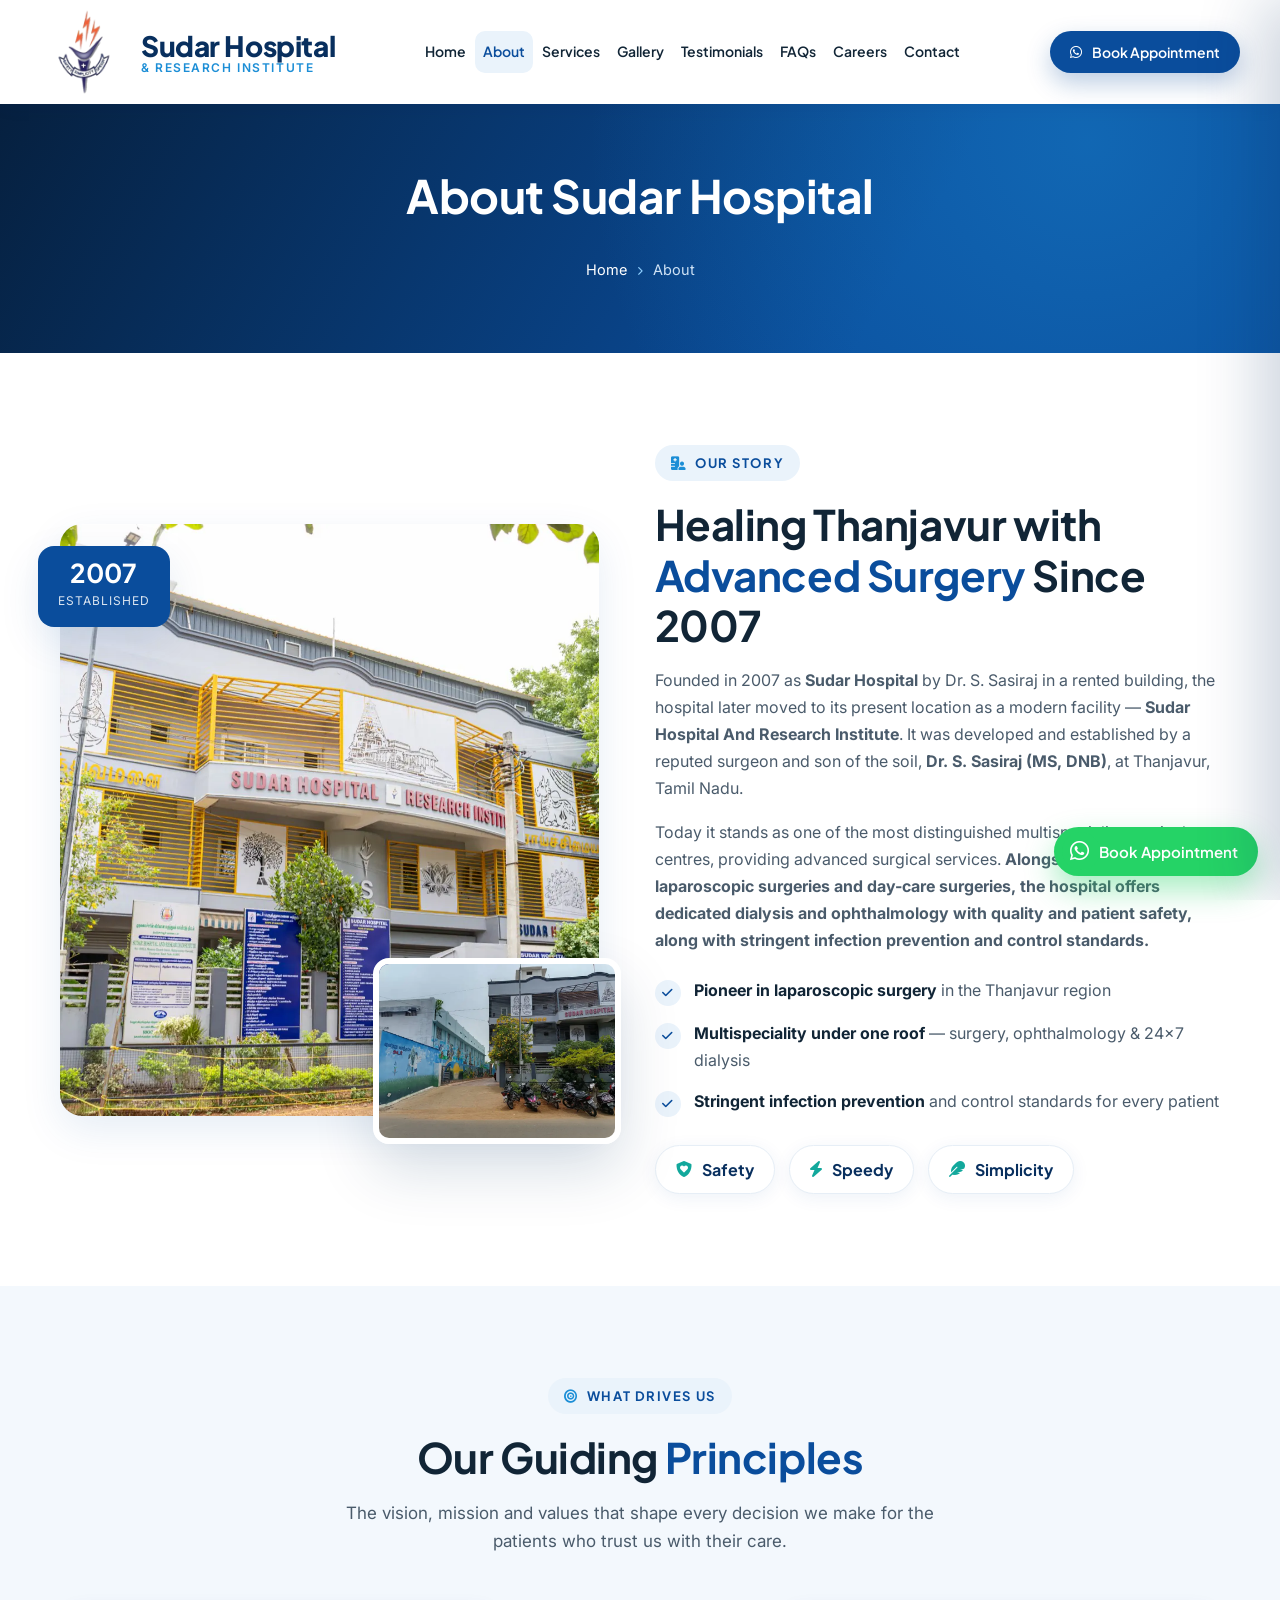
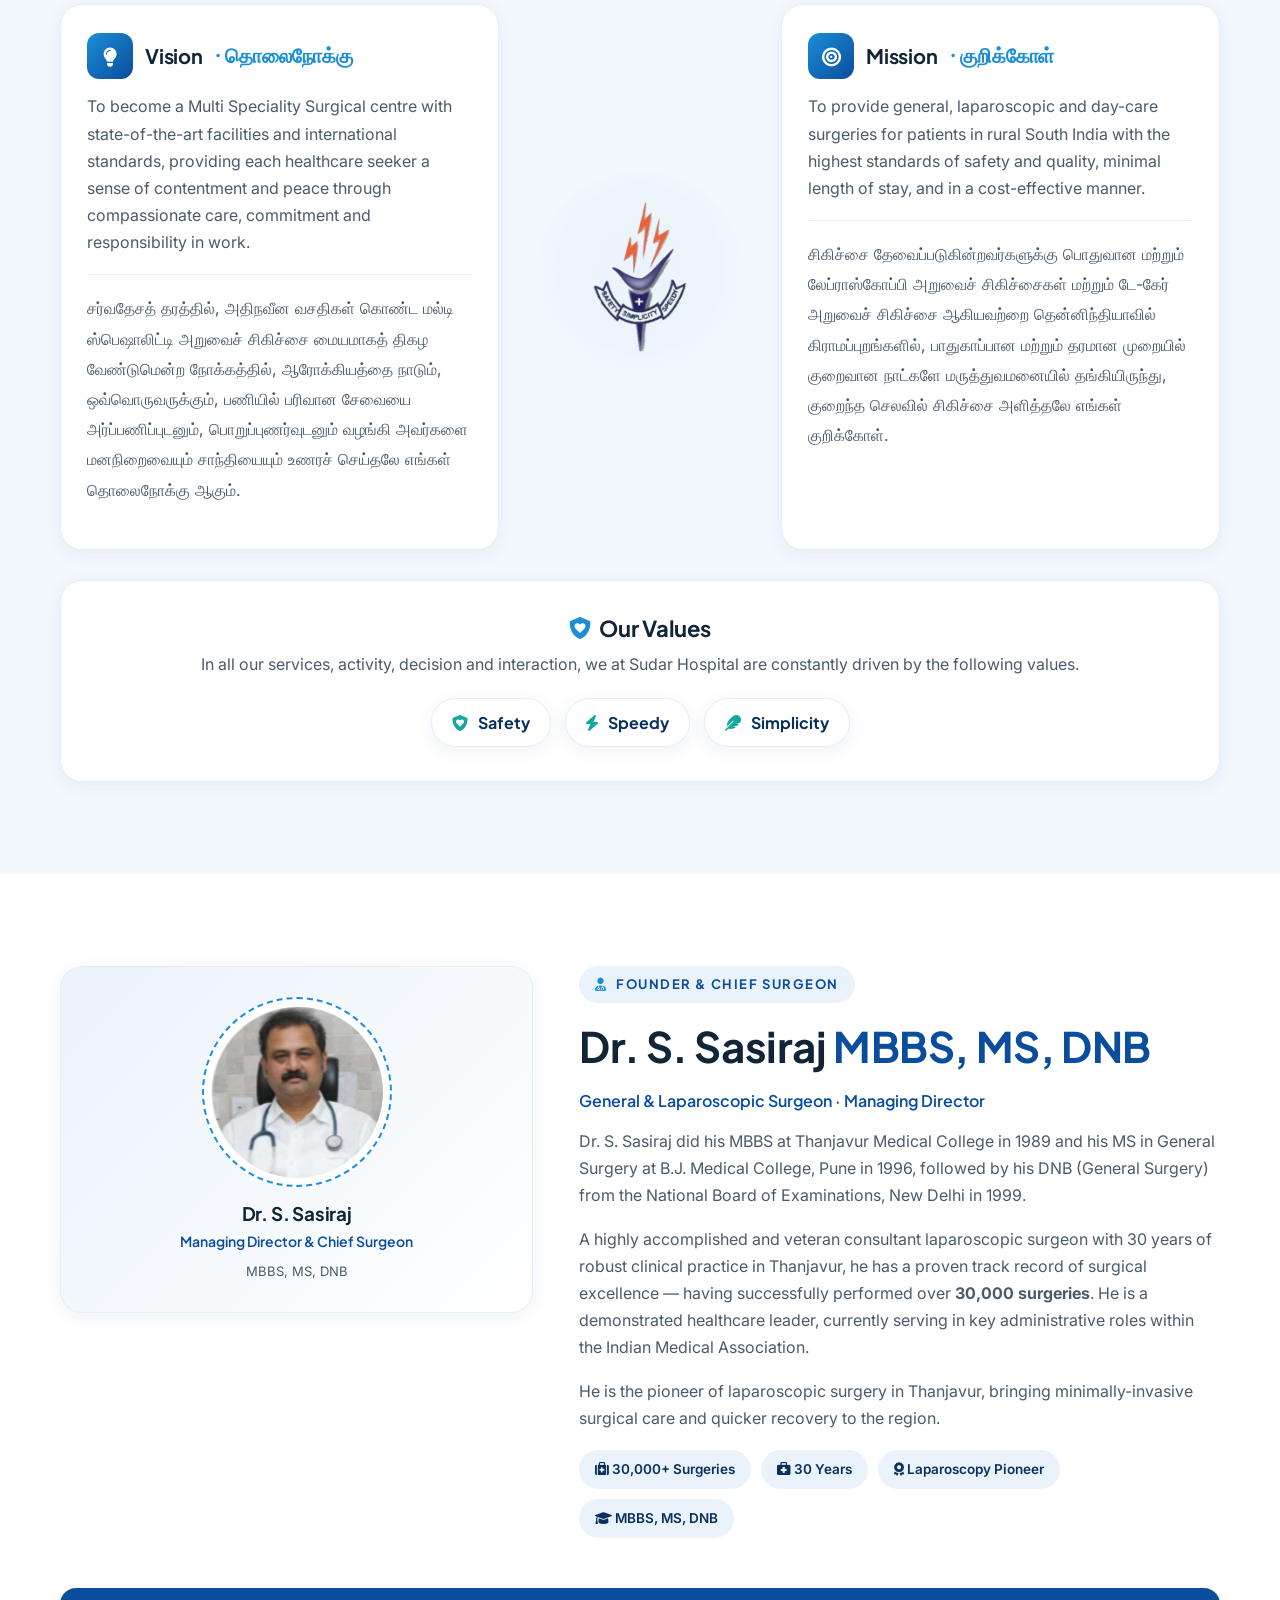
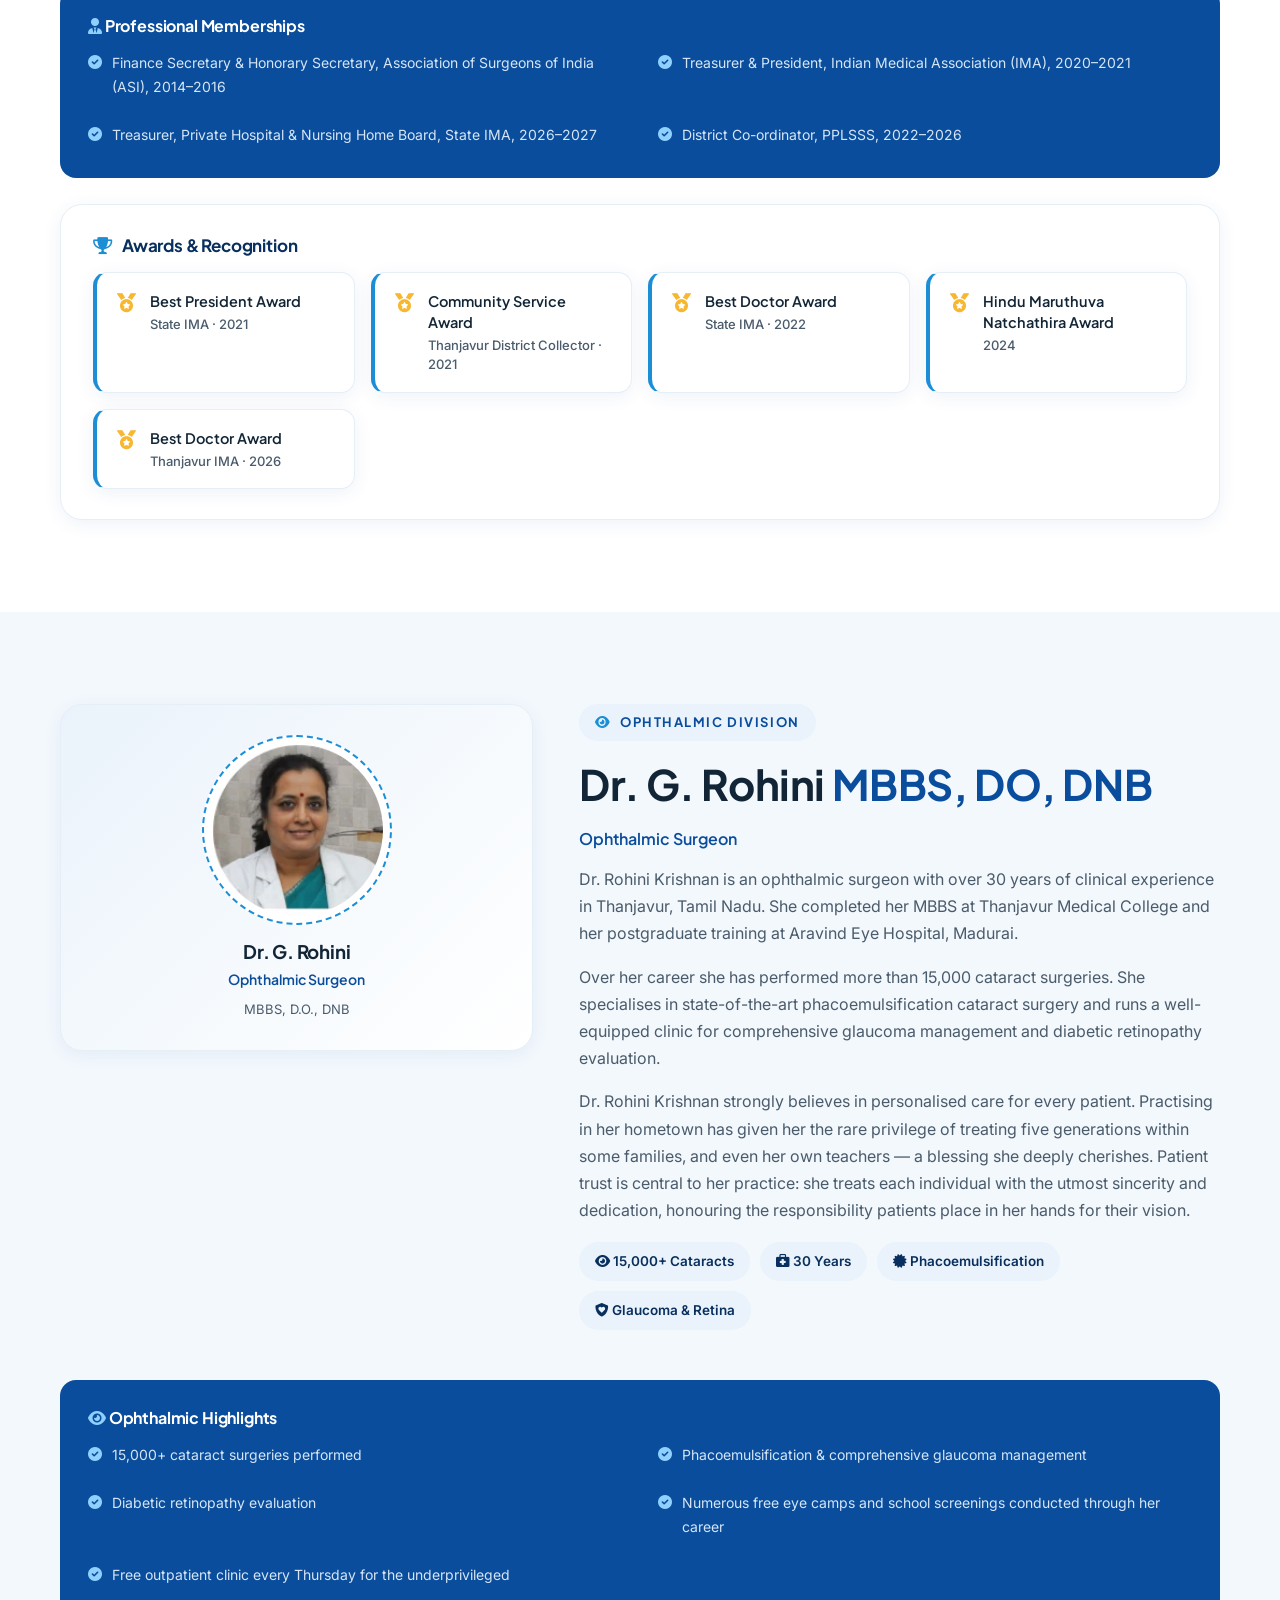
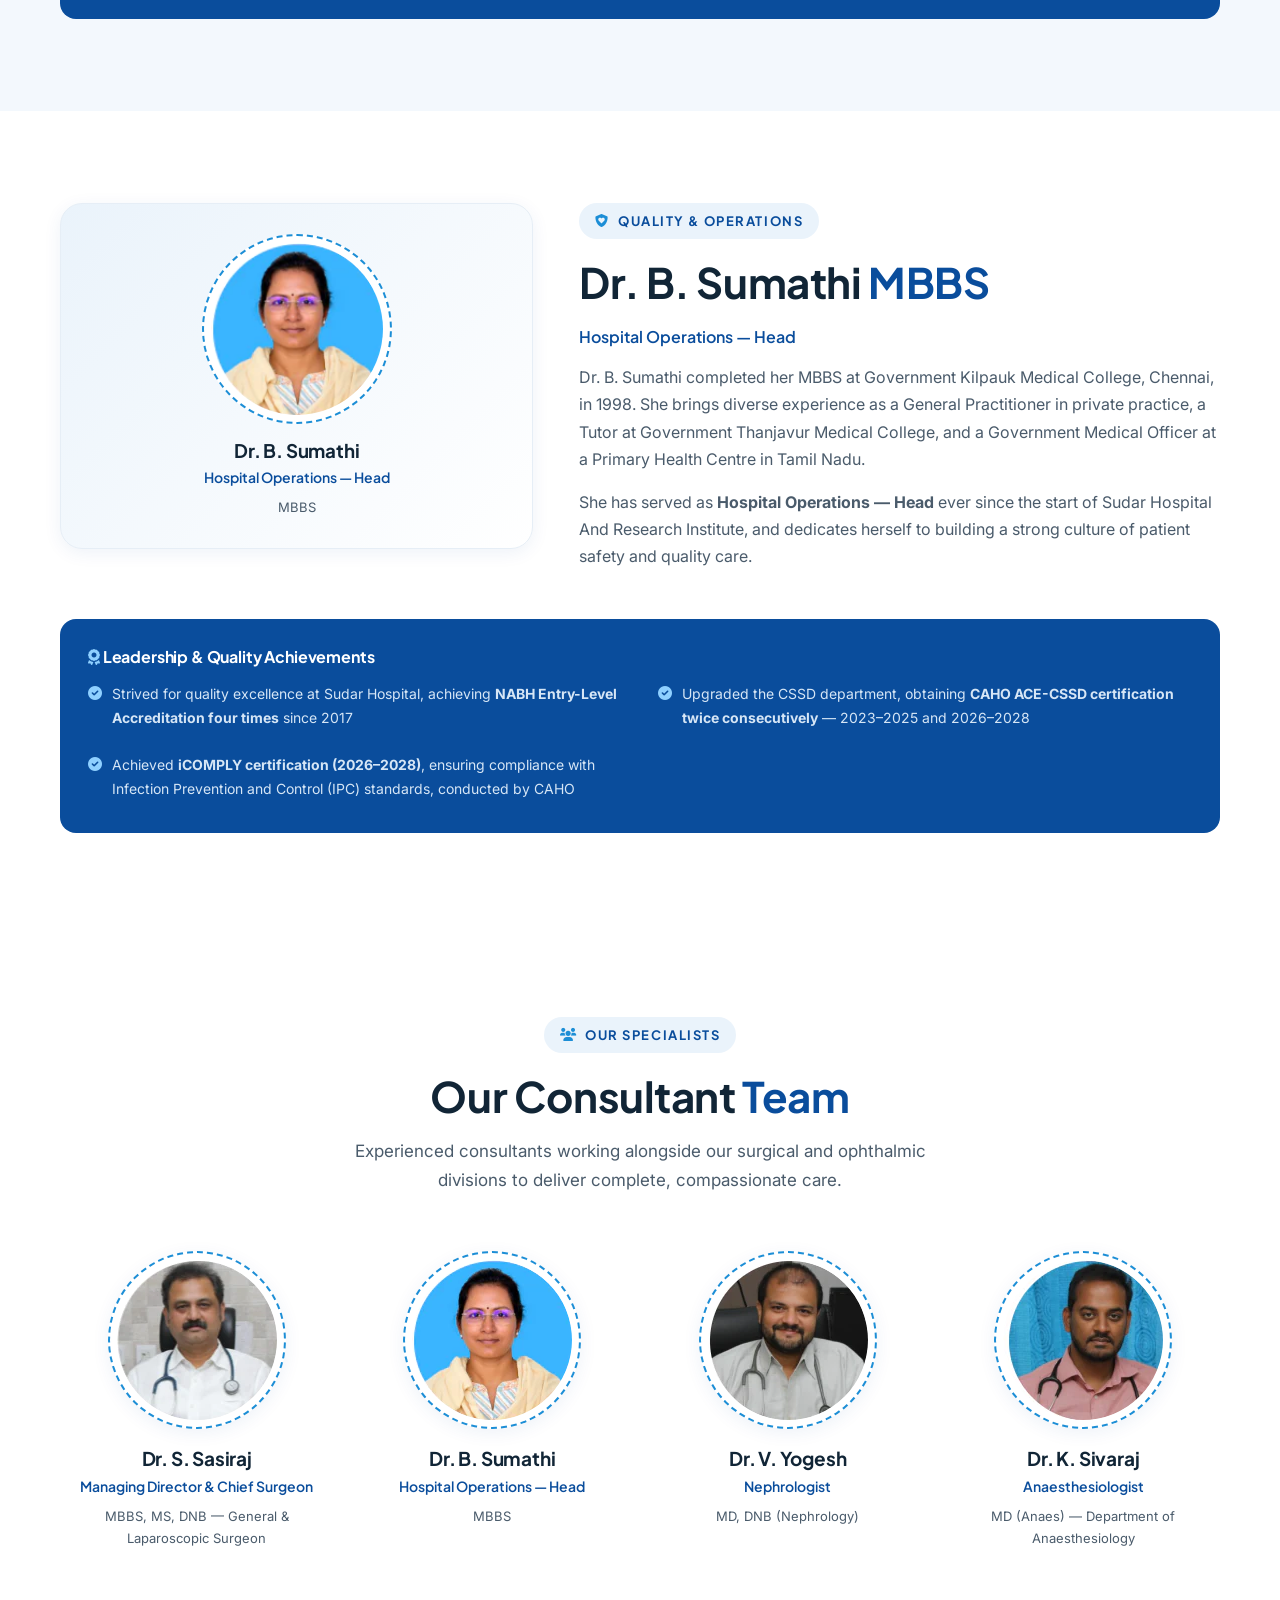
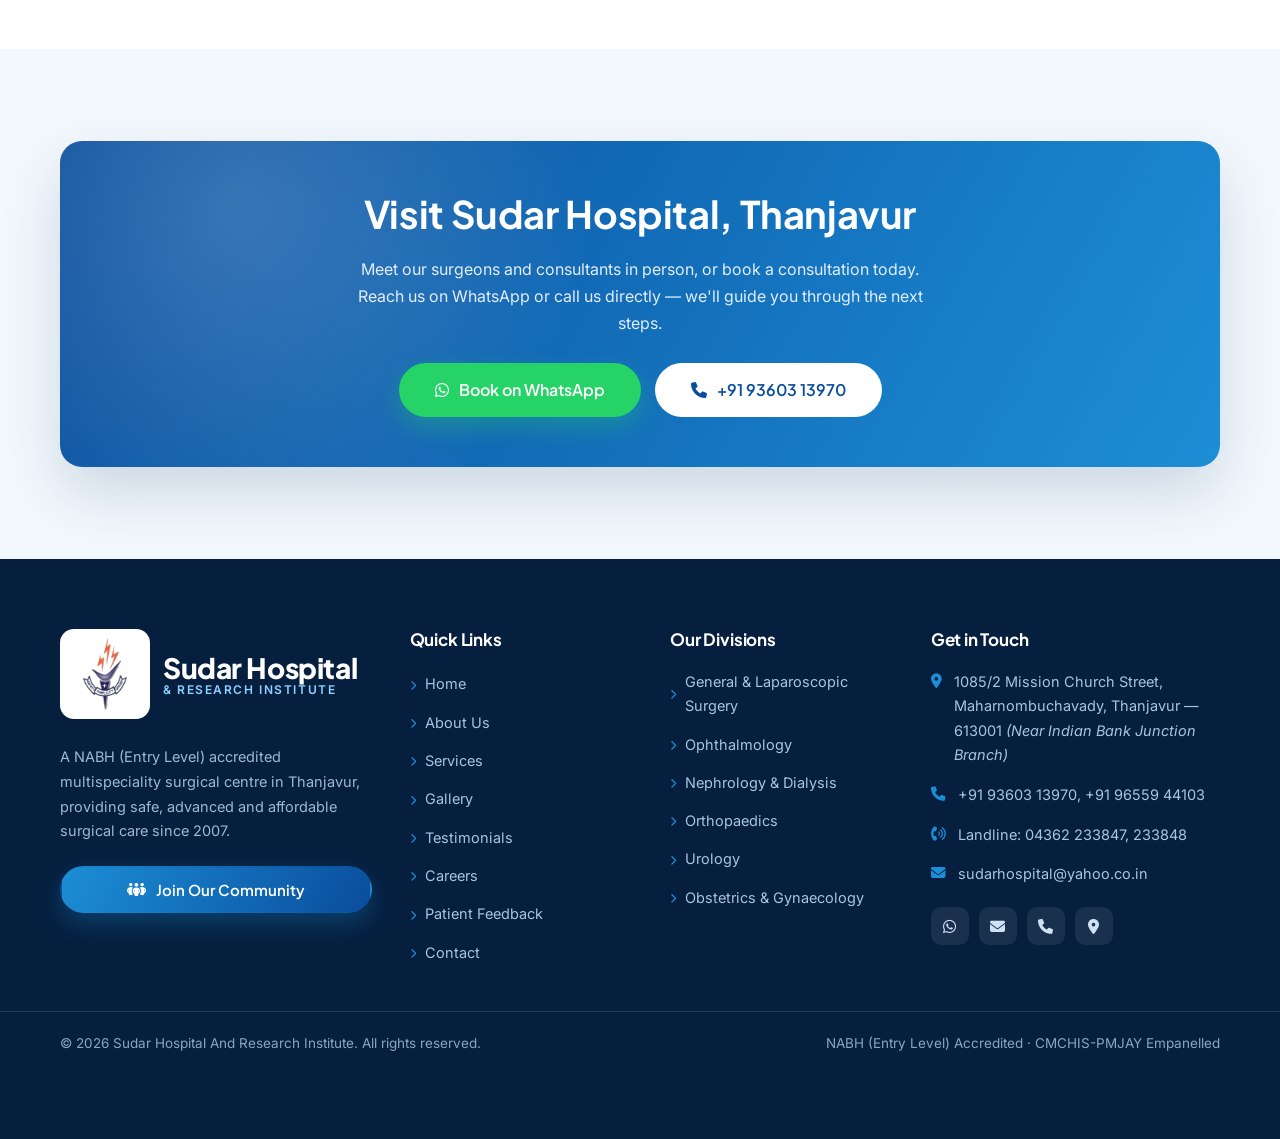
<file: about.html>
<!DOCTYPE html>
<html lang="en">

<head>
  <meta charset="UTF-8">
  <meta name="viewport" content="width=device-width, initial-scale=1.0">
  <title>About Us | Sudar Hospital &amp; Research Institute — Thanjavur</title>
  <meta name="description"
    content="About Sudar Hospital &amp; Research Institute, Thanjavur — founded in 2007 by Dr. S. Sasiraj (MS, DNB), pioneer of laparoscopic surgery in the region. Our story, vision, mission, values and specialist team. Call/WhatsApp +91 93603 13970.">
  <meta name="keywords" content="Sudar Hospital, Thanjavur hospital, laparoscopic surgery Thanjavur, multispeciality hospital, dialysis centre, cataract surgery, Dr S Sasiraj, NABH (Entry Level) accredited">
  <meta property="og:title" content="Sudar Hospital &amp; Research Institute — Thanjavur">
  <meta property="og:description" content="NABH (Entry Level) accredited multispeciality surgical centre. 30,000+ surgeries. General &amp; laparoscopic surgery, ophthalmology, 24×7 dialysis.">
  <meta property="og:type" content="website">
  <meta name="theme-color" content="#0a4d9c">

  <!--===== FAVICON =====-->
  <link rel="icon" href="assets/img/sudar/logo/favicon.ico" sizes="any">
  <link rel="icon" type="image/png" sizes="32x32" href="assets/img/sudar/logo/favicon-32x32.png">
  <link rel="icon" type="image/png" sizes="16x16" href="assets/img/sudar/logo/favicon-16x16.png">
  <link rel="apple-touch-icon" href="assets/img/sudar/logo/apple-touch-icon.png">

  <!--===== FONTS =====-->
  <link rel="preconnect" href="https://fonts.googleapis.com">
  <link rel="preconnect" href="https://fonts.gstatic.com" crossorigin>
  <link rel="preload" as="style" href="https://fonts.googleapis.com/css2?family=Plus+Jakarta+Sans:wght@500;600;700;800&family=Inter:wght@400;500;600&display=swap" onload="this.onload=null;this.rel='stylesheet'">
  <noscript><link rel="stylesheet" href="https://fonts.googleapis.com/css2?family=Plus+Jakarta+Sans:wght@500;600;700;800&family=Inter:wght@400;500;600&display=swap"></noscript>

  <!--===== CSS =====-->
  <link rel="stylesheet" href="assets/css/fa-subset.css">
  <link rel="stylesheet" href="assets/css/sudar.css">

  <!--===== Local Business Schema =====-->
  <script type="application/ld+json">
  {
    "@context": "https://schema.org",
    "@type": "Hospital",
    "name": "Sudar Hospital And Research Institute",
    "description": "NABH (Entry Level) accredited multispeciality surgical centre in Thanjavur offering general & laparoscopic surgery, ophthalmology, dialysis and more.",
    "image": "assets/img/sudar/photos/front-photo.webp",
    "url": "https://sudarhospital.com",
    "telephone": "+919360313970",
    "medicalSpecialty": ["Surgery", "Ophthalmology", "Nephrology", "Orthopedic", "Urologic", "Gynecologic"],
    "address": {
      "@type": "PostalAddress",
      "streetAddress": "1085/2 Mission Church Street, Maharnombuchavady",
      "addressLocality": "Thanjavur",
      "addressRegion": "Tamil Nadu",
      "postalCode": "613001",
      "addressCountry": "IN"
    }
  }
  </script>
</head>

<body>


  <!--===== FLOATING WHATSAPP + TOP =====-->
  <a class="sd-wa" href="https://api.whatsapp.com/send/?phone=919360313970&text=Hello%20Sudar%20Hospital%2C%20I%20would%20like%20to%20book%20an%20appointment." target="_blank" rel="noopener" aria-label="Book on WhatsApp">
    <span class="sd-wa__pulse"></span><i class="fa-brands fa-whatsapp"></i><span class="sd-wa__label">Book Appointment</span>
  </a>
  <button class="sd-top" aria-label="Back to top"><i class="fa-solid fa-arrow-up"></i></button>

  <!--===== HEADER =====-->

  <header class="sd-header">
    <div class="sd-container sd-header__in">
      <a href="index.html" class="sd-brand">
        <img src="assets/img/sudar/logo/sudar-logo.webp" alt="Sudar Hospital logo" class="sd-brand__mark">
        <span class="sd-brand__tx"><b>Sudar Hospital</b><span>&amp; Research Institute</span></span>
      </a>
      <nav class="sd-nav">
        <a href="index.html">Home</a>
        <a href="about.html" class="active">About</a>
        <a href="services.html">Services</a>
        <a href="gallery.html">Gallery</a>
        <a href="testimonial.html">Testimonials</a>
        <a href="faq.html">FAQs</a>
        <a href="careers.html">Careers</a>
        <a href="contact.html">Contact</a>
      </nav>
      <div class="sd-header__cta">
        <a href="https://api.whatsapp.com/send/?phone=919360313970&amp;text=Hello%20Sudar%20Hospital%2C%20I%20would%20like%20to%20book%20an%20appointment." target="_blank" rel="noopener" class="sd-btn sd-btn--primary"><i class="fa-brands fa-whatsapp"></i> Book Appointment</a>
        <button class="sd-burger" aria-label="Open menu"><i class="fa-solid fa-bars-staggered"></i></button>
      </div>
    </div>
  </header>

  <!--===== MOBILE DRAWER =====-->
  <div class="sd-offcanvas">
  <div class="sd-overlay"></div>
  <aside class="sd-drawer" aria-label="Mobile menu">
    <div class="sd-drawer__head">
      <a href="index.html" class="sd-brand">
        <img src="assets/img/sudar/logo/sudar-logo.webp" alt="Sudar Hospital logo" class="sd-brand__mark">
        <span class="sd-brand__tx"><b>Sudar Hospital</b><span>&amp; Research Institute</span></span>
      </a>
      <button class="sd-drawer__close" aria-label="Close menu"><i class="fa-solid fa-xmark"></i></button>
    </div>
    <nav>
      <a href="index.html">Home</a>
      <a href="about.html" class="active">About</a>
      <a href="services.html">Services</a>
      <a href="gallery.html">Gallery</a>
      <a href="testimonial.html">Testimonials</a>
      <a href="faq.html">FAQs</a>
      <a href="careers.html">Careers</a>
      <a href="feedback.html">Feedback</a>
      <a href="contact.html">Contact</a>
    </nav>
    <div class="sd-drawer__cta">
      <a href="https://api.whatsapp.com/send/?phone=919360313970&text=Hello%20Sudar%20Hospital%2C%20I%20would%20like%20to%20book%20an%20appointment." target="_blank" rel="noopener" class="sd-btn sd-btn--wa"><i class="fa-brands fa-whatsapp"></i> Book on WhatsApp</a>
      <a href="tel:+919360313970" class="sd-btn sd-btn--ghost"><i class="fa-solid fa-phone"></i> Call Now</a>
    </div>
    <div class="sd-drawer__contact">
      <a href="https://www.google.com/maps?q=Sudar+Hospital+And+Research+Institute+Thanjavur" target="_blank" rel="noopener"><i class="fa-solid fa-location-dot"></i> 1085/2 Mission Church Street, Maharnombuchavady, Thanjavur — 613001</a>
      <a href="mailto:sudarhospital@yahoo.co.in"><i class="fa-solid fa-envelope"></i> sudarhospital@yahoo.co.in</a>
    </div>
  </aside>
  </div>

  <!--===== PAGE HERO =====-->
  <section class="sd-pagehero">
    <div class="sd-container">
      <h1>About Sudar Hospital</h1>
      <div class="sd-crumb"><a href="index.html">Home</a> <i class="fa-solid fa-chevron-right"></i> <span>About</span></div>
    </div>
  </section>

  <!--===== OUR STORY =====-->
  <section class="sd-section">
    <div class="sd-container">
      <div class="sd-about__grid">
        <div class="sd-about__media" data-aos="fade-right">
          <img src="assets/img/sudar/photos/front-photo.webp" alt="Sudar Hospital And Research Institute, Thanjavur" class="main" loading="lazy" decoding="async">
          <img src="assets/img/sudar/photos/entrance-sm.webp" alt="Entrance of Sudar Hospital, Thanjavur" class="accent-img" loading="lazy" decoding="async">
          <div class="estab"><b>2007</b><span>Established</span></div>
        </div>
        <div class="sd-about__body" data-aos="fade-left">
          <span class="sd-eyebrow"><i class="fa-solid fa-hospital-user"></i> Our Story</span>
          <h2 class="sd-title">Healing Thanjavur with <span class="hl">Advanced Surgery</span> Since 2007</h2>
          <p>Founded in 2007 as <strong>Sudar Hospital</strong> by Dr. S. Sasiraj in a rented building, the hospital later moved to its present location as a modern facility — <strong>Sudar Hospital And Research Institute</strong>. It was developed and established by a reputed surgeon and son of the soil, <strong>Dr. S. Sasiraj (MS, DNB)</strong>, at Thanjavur, Tamil Nadu.</p>
          <p>Today it stands as one of the most distinguished multispeciality surgical centres, providing advanced surgical services. <strong>Alongside general and laparoscopic surgeries and day-care surgeries, the hospital offers dedicated dialysis and ophthalmology with quality and patient safety, along with stringent infection prevention and control standards.</strong></p>
          <ul class="sd-feat-list">
            <li><i class="fa-solid fa-check"></i> <span><b>Pioneer in laparoscopic surgery</b> in the Thanjavur region</span></li>
            <li><i class="fa-solid fa-check"></i> <span><b>Multispeciality under one roof</b> — surgery, ophthalmology &amp; 24×7 dialysis</span></li>
            <li><i class="fa-solid fa-check"></i> <span><b>Stringent infection prevention</b> and control standards for every patient</span></li>
          </ul>
          <div class="sd-values">
            <span class="sd-value"><i class="fa-solid fa-shield-heart"></i> Safety</span>
            <span class="sd-value"><i class="fa-solid fa-bolt"></i> Speedy</span>
            <span class="sd-value"><i class="fa-solid fa-feather"></i> Simplicity</span>
          </div>
        </div>
      </div>
    </div>
  </section>

  <!--===== GUIDING PRINCIPLES =====-->
  <section class="sd-section sd-section--soft">
    <div class="sd-container">
      <div class="sd-head-center" data-aos="fade-up" style="margin-bottom:48px;">
        <span class="sd-eyebrow"><i class="fa-solid fa-bullseye"></i> What Drives Us</span>
        <h2 class="sd-title">Our Guiding <span class="hl">Principles</span></h2>
        <p class="sd-lead sd-narrow">The vision, mission and values that shape every decision we make for the patients who trust us with their care.</p>
      </div>
      <div class="sd-principles">
        <div class="sd-pc-card" data-aos="fade-up">
          <h3><span class="sd-pc-ic"><i class="fa-solid fa-lightbulb"></i></span> Vision <span class="sd-ta-label" lang="ta">· தொலைநோக்கு</span></h3>
          <p>To become a Multi Speciality Surgical centre with state-of-the-art facilities and international standards, providing each healthcare seeker a sense of contentment and peace through compassionate care, commitment and responsibility in work.</p>
          <p lang="ta" style="line-height:1.85;">சர்வதேசத் தரத்தில், அதிநவீன வசதிகள் கொண்ட மல்டி ஸ்பெஷாலிட்டி அறுவைச் சிகிச்சை மையமாகத் திகழ வேண்டுமென்ற நோக்கத்தில், ஆரோக்கியத்தை நாடும், ஒவ்வொருவருக்கும், பணியில் பரிவான சேவையை அர்ப்பணிப்புடனும், பொறுப்புணர்வுடனும் வழங்கி அவர்களை மனநிறைவையும் சாந்தியையும் உணரச் செய்தலே எங்கள் தொலைநோக்கு ஆகும்.</p>
        </div>
        <div class="sd-principles__mark" data-aos="zoom-in" data-aos-delay="60">
          <img src="assets/img/sudar/logo/sudar-logo-lg.webp" alt="Sudar Hospital &amp; Research Institute logo"
            width="200" height="200" loading="lazy" decoding="async">
        </div>
        <div class="sd-pc-card" data-aos="fade-up" data-aos-delay="100">
          <h3><span class="sd-pc-ic"><i class="fa-solid fa-bullseye"></i></span> Mission <span class="sd-ta-label" lang="ta">· குறிக்கோள்</span></h3>
          <p>To provide general, laparoscopic and day-care surgeries for patients in rural South India with the highest standards of safety and quality, minimal length of stay, and in a cost-effective manner.</p>
          <p lang="ta" style="line-height:1.85;">சிகிச்சை தேவைப்படுகின்றவர்களுக்கு பொதுவான மற்றும் லேப்ராஸ்கோப்பி அறுவைச் சிகிச்சைகள் மற்றும் டே-கேர் அறுவைச் சிகிச்சை ஆகியவற்றை தென்னிந்தியாவில் கிராமப்புறங்களில், பாதுகாப்பான மற்றும் தரமான முறையில் குறைவான நாட்களே மருத்துவமனையில் தங்கியிருந்து, குறைந்த செலவில் சிகிச்சை அளித்தலே எங்கள் குறிக்கோள்.</p>
        </div>
      </div>
      <!-- Our Values card (client req.), shown on all screen sizes beneath Vision | Mission. -->
      <div class="sd-values-card" data-aos="fade-up">
        <img src="assets/img/sudar/logo/sudar-logo-lg.webp" alt="" width="96" height="96" loading="lazy" decoding="async">
        <h3><i class="fa-solid fa-shield-heart"></i> Our Values</h3>
        <p>In all our services, activity, decision and interaction, we at Sudar Hospital are constantly driven by the following values.</p>
        <div class="sd-values">
          <span class="sd-value"><i class="fa-solid fa-shield-heart"></i> Safety</span>
          <span class="sd-value"><i class="fa-solid fa-bolt"></i> Speedy</span>
          <span class="sd-value"><i class="fa-solid fa-feather"></i> Simplicity</span>
        </div>
      </div>
    </div>
  </section>

  <!--===== DOCTOR — DR. S. SASIRAJ =====-->
  <section class="sd-section">
    <div class="sd-container">
      <div class="sd-profile">
        <div class="sd-profile__media" data-aos="fade-right">
          <div style="background:linear-gradient(135deg,var(--c-accent-soft),#fff);border:1px solid var(--c-line);border-radius:var(--radius-lg);padding:30px 24px;text-align:center;box-shadow:var(--shadow-sm);margin-bottom:18px;">
            <img src="assets/img/sudar/team/portraits/dr-sasiraj.webp" alt="Dr. S. Sasiraj, Founder &amp; Chief Surgeon" class="sd-docp__img" loading="lazy" decoding="async">
            <h3 style="margin-bottom:4px;">Dr. S. Sasiraj</h3>
            <div style="color:var(--c-primary);font-weight:600;font-family:var(--ff-head);font-size:14px;">Managing Director &amp; Chief Surgeon</div>
            <p style="font-size:13px;margin:6px 0 0;color:var(--c-body);">MBBS, MS, DNB</p>
          </div>
        </div>
        <div class="sd-profile__body" data-aos="fade-left">
          <span class="sd-eyebrow"><i class="fa-solid fa-user-doctor"></i> Founder &amp; Chief Surgeon</span>
          <h2 class="sd-title">Dr. S. Sasiraj <span class="hl">MBBS, MS, DNB</span></h2>
          <div class="sd-doc__role" style="font-size:16px; margin-bottom:14px;">General &amp; Laparoscopic Surgeon · Managing Director</div>
          <p>Dr. S. Sasiraj did his MBBS at Thanjavur Medical College in 1989 and his MS in General Surgery at B.J. Medical College, Pune in 1996, followed by his DNB (General Surgery) from the National Board of Examinations, New Delhi in 1999.</p>
          <p>A highly accomplished and veteran consultant laparoscopic surgeon with 30 years of robust clinical practice in Thanjavur, he has a proven track record of surgical excellence — having successfully performed over <strong>30,000 surgeries</strong>. He is a demonstrated healthcare leader, currently serving in key administrative roles within the Indian Medical Association.</p>
          <p>He is the pioneer of laparoscopic surgery in Thanjavur, bringing minimally-invasive surgical care and quicker recovery to the region.</p>
          <div class="sd-chip-row">
            <span class="sd-chip"><i class="fa-solid fa-suitcase-medical"></i> 30,000+ Surgeries</span>
            <span class="sd-chip"><i class="fa-solid fa-briefcase-medical"></i> 30 Years</span>
            <span class="sd-chip"><i class="fa-solid fa-award"></i> Laparoscopy Pioneer</span>
            <span class="sd-chip"><i class="fa-solid fa-graduation-cap"></i> MBBS, MS, DNB</span>
          </div>
        </div>
      </div>
      <div class="card sd-profile__card-wide" data-aos="fade-up">
        <h4><i class="fa-solid fa-user-tie"></i> Professional Memberships</h4>
        <ul>
          <li><i class="fa-solid fa-circle-check"></i> <span>Finance Secretary &amp; Honorary Secretary, Association of Surgeons of India (ASI), 2014–2016</span></li>
          <li><i class="fa-solid fa-circle-check"></i> <span>Treasurer &amp; President, Indian Medical Association (IMA), 2020–2021</span></li>
          <li><i class="fa-solid fa-circle-check"></i> <span>Treasurer, Private Hospital &amp; Nursing Home Board, State IMA, 2026–2027</span></li>
          <li><i class="fa-solid fa-circle-check"></i> <span>District Co-ordinator, PPLSSS, 2022–2026</span></li>
        </ul>
      </div>
      <div class="sd-bio" data-aos="fade-up">
        <h4><i class="fa-solid fa-trophy"></i> Awards &amp; Recognition</h4>
        <div class="sd-awards">
          <div class="sd-award"><i class="fa-solid fa-medal"></i><span>Best President Award<small>State IMA · 2021</small></span></div>
          <div class="sd-award"><i class="fa-solid fa-medal"></i><span>Community Service Award<small>Thanjavur District Collector · 2021</small></span></div>
          <div class="sd-award"><i class="fa-solid fa-medal"></i><span>Best Doctor Award<small>State IMA · 2022</small></span></div>
          <div class="sd-award"><i class="fa-solid fa-medal"></i><span>Hindu Maruthuva Natchathira Award<small>2024</small></span></div>
          <div class="sd-award"><i class="fa-solid fa-medal"></i><span>Best Doctor Award<small>Thanjavur IMA · 2026</small></span></div>
        </div>
      </div>
    </div>
  </section>

  <!--===== DOCTOR — DR. G. ROHINI =====-->
  <section class="sd-section sd-section--soft">
    <div class="sd-container">
      <div class="sd-profile">
        <div class="sd-profile__media" data-aos="fade-right">
          <div style="background:linear-gradient(135deg,var(--c-accent-soft),#fff);border:1px solid var(--c-line);border-radius:var(--radius-lg);padding:30px 24px;text-align:center;box-shadow:var(--shadow-sm);margin-bottom:18px;">
            <img src="assets/img/sudar/team/portraits/dr-rohini.webp" alt="Dr. G. Rohini, Ophthalmic Surgeon" class="sd-docp__img" loading="lazy" decoding="async">
            <h3 style="margin-bottom:4px;">Dr. G. Rohini</h3>
            <div style="color:var(--c-primary);font-weight:600;font-family:var(--ff-head);font-size:14px;">Ophthalmic Surgeon</div>
            <p style="font-size:13px;margin:6px 0 0;color:var(--c-body);">MBBS, D.O., DNB</p>
          </div>
        </div>
        <div class="sd-profile__body" data-aos="fade-left">
          <span class="sd-eyebrow"><i class="fa-solid fa-eye"></i> Ophthalmic Division</span>
          <h2 class="sd-title">Dr. G. Rohini <span class="hl">MBBS, DO, DNB</span></h2>
          <div class="sd-doc__role" style="font-size:16px; margin-bottom:14px;">Ophthalmic Surgeon</div>
          <p>Dr. Rohini Krishnan is an ophthalmic surgeon with over 30 years of clinical experience in Thanjavur, Tamil Nadu. She completed her MBBS at Thanjavur Medical College and her postgraduate training at Aravind Eye Hospital, Madurai.</p>
          <p>Over her career she has performed more than 15,000 cataract surgeries. She specialises in state-of-the-art phacoemulsification cataract surgery and runs a well-equipped clinic for comprehensive glaucoma management and diabetic retinopathy evaluation.</p>
          <p>Dr. Rohini Krishnan strongly believes in personalised care for every patient. Practising in her hometown has given her the rare privilege of treating five generations within some families, and even her own teachers — a blessing she deeply cherishes. Patient trust is central to her practice: she treats each individual with the utmost sincerity and dedication, honouring the responsibility patients place in her hands for their vision.</p>
          <div class="sd-chip-row">
            <span class="sd-chip"><i class="fa-solid fa-eye"></i> 15,000+ Cataracts</span>
            <span class="sd-chip"><i class="fa-solid fa-briefcase-medical"></i> 30 Years</span>
            <span class="sd-chip"><i class="fa-solid fa-certificate"></i> Phacoemulsification</span>
            <span class="sd-chip"><i class="fa-solid fa-shield-heart"></i> Glaucoma &amp; Retina</span>
          </div>
        </div>
      </div>
      <div class="card sd-profile__card-wide" data-aos="fade-up">
        <h4><i class="fa-solid fa-eye"></i> Ophthalmic Highlights</h4>
        <ul>
          <li><i class="fa-solid fa-circle-check"></i> <span>15,000+ cataract surgeries performed</span></li>
          <li><i class="fa-solid fa-circle-check"></i> <span>Phacoemulsification &amp; comprehensive glaucoma management</span></li>
          <li><i class="fa-solid fa-circle-check"></i> <span>Diabetic retinopathy evaluation</span></li>
          <li><i class="fa-solid fa-circle-check"></i> <span>Numerous free eye camps and school screenings conducted through her career</span></li>
          <li><i class="fa-solid fa-circle-check"></i> <span>Free outpatient clinic every Thursday for the underprivileged</span></li>
        </ul>
      </div>
    </div>
  </section>

  <!--===== DOCTOR — DR. B. SUMATHI =====-->
  <section class="sd-section">
    <div class="sd-container">
      <div class="sd-profile">
        <div class="sd-profile__media" data-aos="fade-right">
          <div style="background:linear-gradient(135deg,var(--c-accent-soft),#fff);border:1px solid var(--c-line);border-radius:var(--radius-lg);padding:30px 24px;text-align:center;box-shadow:var(--shadow-sm);margin-bottom:18px;">
            <img src="assets/img/sudar/team/portraits/dr-sumathi.webp" alt="Dr. B. Sumathi, Hospital Operations Head" class="sd-docp__img" loading="lazy" decoding="async">
            <h3 style="margin-bottom:4px;">Dr. B. Sumathi</h3>
            <div style="color:var(--c-primary);font-weight:600;font-family:var(--ff-head);font-size:14px;">Hospital Operations — Head</div>
            <p style="font-size:13px;margin:6px 0 0;color:var(--c-body);">MBBS</p>
          </div>
        </div>
        <div class="sd-profile__body" data-aos="fade-left">
          <span class="sd-eyebrow"><i class="fa-solid fa-shield-heart"></i> Quality &amp; Operations</span>
          <h2 class="sd-title">Dr. B. Sumathi <span class="hl">MBBS</span></h2>
          <div class="sd-doc__role" style="font-size:16px; margin-bottom:14px;">Hospital Operations — Head</div>
          <p>Dr. B. Sumathi completed her MBBS at Government Kilpauk Medical College, Chennai, in 1998. She brings diverse experience as a General Practitioner in private practice, a Tutor at Government Thanjavur Medical College, and a Government Medical Officer at a Primary Health Centre in Tamil Nadu.</p>
          <p>She has served as <strong>Hospital Operations — Head</strong> ever since the start of Sudar Hospital And Research Institute, and dedicates herself to building a strong culture of patient safety and quality care.</p>
        </div>
      </div>
      <div class="card sd-profile__card-wide" data-aos="fade-up">
        <h4><i class="fa-solid fa-award"></i> Leadership &amp; Quality Achievements</h4>
        <ul>
          <li><i class="fa-solid fa-circle-check"></i> <span>Strived for quality excellence at Sudar Hospital, achieving <strong>NABH Entry-Level Accreditation four times</strong> since 2017</span></li>
          <li><i class="fa-solid fa-circle-check"></i> <span>Upgraded the CSSD department, obtaining <strong>CAHO ACE-CSSD certification twice consecutively</strong> — 2023–2025 and 2026–2028</span></li>
          <li><i class="fa-solid fa-circle-check"></i> <span>Achieved <strong>iCOMPLY certification (2026–2028)</strong>, ensuring compliance with Infection Prevention and Control (IPC) standards, conducted by CAHO</span></li>
        </ul>
      </div>
    </div>
  </section>

  <!--===== CONSULTANT TEAM =====-->
  <section class="sd-section">
    <div class="sd-container">
      <div class="sd-head-center" data-aos="fade-up" style="margin-bottom:48px;">
        <span class="sd-eyebrow"><i class="fa-solid fa-users"></i> Our Specialists</span>
        <h2 class="sd-title">Our Consultant <span class="hl">Team</span></h2>
        <p class="sd-lead sd-narrow">Experienced consultants working alongside our surgical and ophthalmic divisions to deliver complete, compassionate care.</p>
      </div>
      <div class="sd-grid-4">
        <article class="sd-docc" data-aos="fade-up">
          <div class="sd-docc__img"><img src="assets/img/sudar/team/portraits/dr-sasiraj.webp" alt="Dr. S. Sasiraj, Managing Director and Chief Surgeon" loading="lazy" decoding="async"></div>
          <h3>Dr. S. Sasiraj</h3>
          <div class="sd-docc__role">Managing Director &amp; Chief Surgeon</div>
          <p class="sd-docc__qual">MBBS, MS, DNB — General &amp; Laparoscopic Surgeon</p>
        </article>
        <article class="sd-docc" data-aos="fade-up" data-aos-delay="80">
          <div class="sd-docc__img"><img src="assets/img/sudar/team/portraits/dr-sumathi.webp" alt="Dr. B. Sumathi, Hospital Operations Head" loading="lazy" decoding="async"></div>
          <h3>Dr. B. Sumathi</h3>
          <div class="sd-docc__role">Hospital Operations — Head</div>
          <p class="sd-docc__qual">MBBS</p>
        </article>
        <article class="sd-docc" data-aos="fade-up" data-aos-delay="160">
          <div class="sd-docc__img"><img src="assets/img/sudar/team/portraits/dr-yogesh.webp" alt="Dr. V. Yogesh, Nephrologist" loading="lazy" decoding="async"></div>
          <h3>Dr. V. Yogesh</h3>
          <div class="sd-docc__role">Nephrologist</div>
          <p class="sd-docc__qual">MD, DNB (Nephrology)</p>
        </article>
        <article class="sd-docc" data-aos="fade-up" data-aos-delay="240">
          <div class="sd-docc__img"><img src="assets/img/sudar/team/portraits/dr-sivaraj.webp" alt="Dr. K. Sivaraj, Anaesthesiologist" loading="lazy" decoding="async"></div>
          <h3>Dr. K. Sivaraj</h3>
          <div class="sd-docc__role">Anaesthesiologist</div>
          <p class="sd-docc__qual">MD (Anaes) — Department of Anaesthesiology</p>
        </article>
      </div>
    </div>
  </section>

  <!--===== CTA BANNER =====-->
  <section class="sd-section sd-section--soft">
    <div class="sd-container">
      <div class="sd-cta" data-aos="zoom-in">
        <h2>Visit Sudar Hospital, Thanjavur</h2>
        <p>Meet our surgeons and consultants in person, or book a consultation today. Reach us on WhatsApp or call us directly — we'll guide you through the next steps.</p>
        <div class="sd-cta__btns">
          <a href="https://api.whatsapp.com/send/?phone=919360313970&text=Hello%20Sudar%20Hospital%2C%20I%20would%20like%20to%20book%20an%20appointment." target="_blank" rel="noopener" class="sd-btn sd-btn--wa sd-btn--lg"><i class="fa-brands fa-whatsapp"></i> Book on WhatsApp</a>
          <a href="tel:+919360313970" class="sd-btn sd-btn--light sd-btn--lg"><i class="fa-solid fa-phone"></i> +91 93603 13970</a>
        </div>
      </div>
    </div>
  </section>

  <!--===== FOOTER =====-->
  <footer class="sd-footer">
    <div class="sd-container">
      <div class="sd-footer__grid">
        <div class="sd-footer__about">
          <a href="index.html" class="sd-brand">
            <img src="assets/img/sudar/logo/sudar-logo.webp" alt="Sudar Hospital logo" class="sd-brand__mark">
            <span class="sd-brand__tx"><b>Sudar Hospital</b><span>&amp; Research Institute</span></span>
          </a>
          <p>A NABH (Entry Level) accredited multispeciality surgical centre in Thanjavur, providing safe, advanced and affordable surgical care since 2007.</p>
          <div class="sd-footer__community">
            <a href="https://sudarhospital.com/checkout/e56c35ed-4a72-4bfb-80d2-089088dd106f" target="_blank" rel="noopener" class="sd-btn sd-btn--community"><i class="fa-solid fa-people-group"></i> Join Our Community</a>
          </div>
        </div>
        <div>
          <h4>Quick Links</h4>
          <ul class="sd-footer__links">
            <li><a href="index.html"><i class="fa-solid fa-chevron-right"></i> Home</a></li>
            <li><a href="about.html"><i class="fa-solid fa-chevron-right"></i> About Us</a></li>
            <li><a href="services.html"><i class="fa-solid fa-chevron-right"></i> Services</a></li>
            <li><a href="gallery.html"><i class="fa-solid fa-chevron-right"></i> Gallery</a></li>
            <li><a href="testimonial.html"><i class="fa-solid fa-chevron-right"></i> Testimonials</a></li>
            <li><a href="careers.html"><i class="fa-solid fa-chevron-right"></i> Careers</a></li>
            <li><a href="feedback.html"><i class="fa-solid fa-chevron-right"></i> Patient Feedback</a></li>
            <li><a href="contact.html"><i class="fa-solid fa-chevron-right"></i> Contact</a></li>
          </ul>
        </div>
        <div>
          <h4>Our Divisions</h4>
          <ul class="sd-footer__links">
            <li><a href="services.html"><i class="fa-solid fa-chevron-right"></i> General &amp; Laparoscopic Surgery</a></li>
            <li><a href="services.html"><i class="fa-solid fa-chevron-right"></i> Ophthalmology</a></li>
            <li><a href="services.html"><i class="fa-solid fa-chevron-right"></i> Nephrology &amp; Dialysis</a></li>
            <li><a href="services.html"><i class="fa-solid fa-chevron-right"></i> Orthopaedics</a></li>
            <li><a href="services.html"><i class="fa-solid fa-chevron-right"></i> Urology</a></li>
            <li><a href="services.html"><i class="fa-solid fa-chevron-right"></i> Obstetrics &amp; Gynaecology</a></li>
          </ul>
        </div>
        <div>
          <h4>Get in Touch</h4>
          <ul class="sd-footer__contact">
            <li><i class="fa-solid fa-location-dot"></i> <span>1085/2 Mission Church Street, Maharnombuchavady, Thanjavur — 613001 <em>(Near Indian Bank Junction Branch)</em></span></li>
            <li><i class="fa-solid fa-phone"></i> <span><a href="tel:+919360313970">+91 93603 13970</a>, <a href="tel:+919655944103">+91 96559 44103</a></span></li>
            <li><i class="fa-solid fa-phone-volume"></i> <span>Landline: <a href="tel:+914362233847">04362 233847</a>, <a href="tel:+914362233848">233848</a></span></li>
            <li><i class="fa-solid fa-envelope"></i> <span><a href="mailto:sudarhospital@yahoo.co.in">sudarhospital@yahoo.co.in</a></span></li>
          </ul>
          <div class="sd-footer__social">
            <a href="https://api.whatsapp.com/send/?phone=919360313970" target="_blank" rel="noopener" aria-label="WhatsApp"><i class="fa-brands fa-whatsapp"></i></a>
            <a href="mailto:sudarhospital@yahoo.co.in" aria-label="Email"><i class="fa-solid fa-envelope"></i></a>
            <a href="tel:+919360313970" aria-label="Phone"><i class="fa-solid fa-phone"></i></a>
            <a href="https://www.google.com/maps?q=Sudar+Hospital+And+Research+Institute+Thanjavur" target="_blank" rel="noopener" aria-label="Map"><i class="fa-solid fa-location-dot"></i></a>
          </div>
        </div>
      </div>
    </div>
    <div class="sd-footer__bar">
      <div class="sd-container" style="display:flex; justify-content:space-between; gap:14px; flex-wrap:wrap; width:100%;">
        <span>© 2026 Sudar Hospital And Research Institute. All rights reserved.</span>
        <span>NABH (Entry Level) Accredited · CMCHIS-PMJAY Empanelled</span>
      </div>
    </div>
  </footer>

  <!--===== JS =====-->
  <script defer src="assets/js/sudar.js"></script>
</body>

</html>
</file>
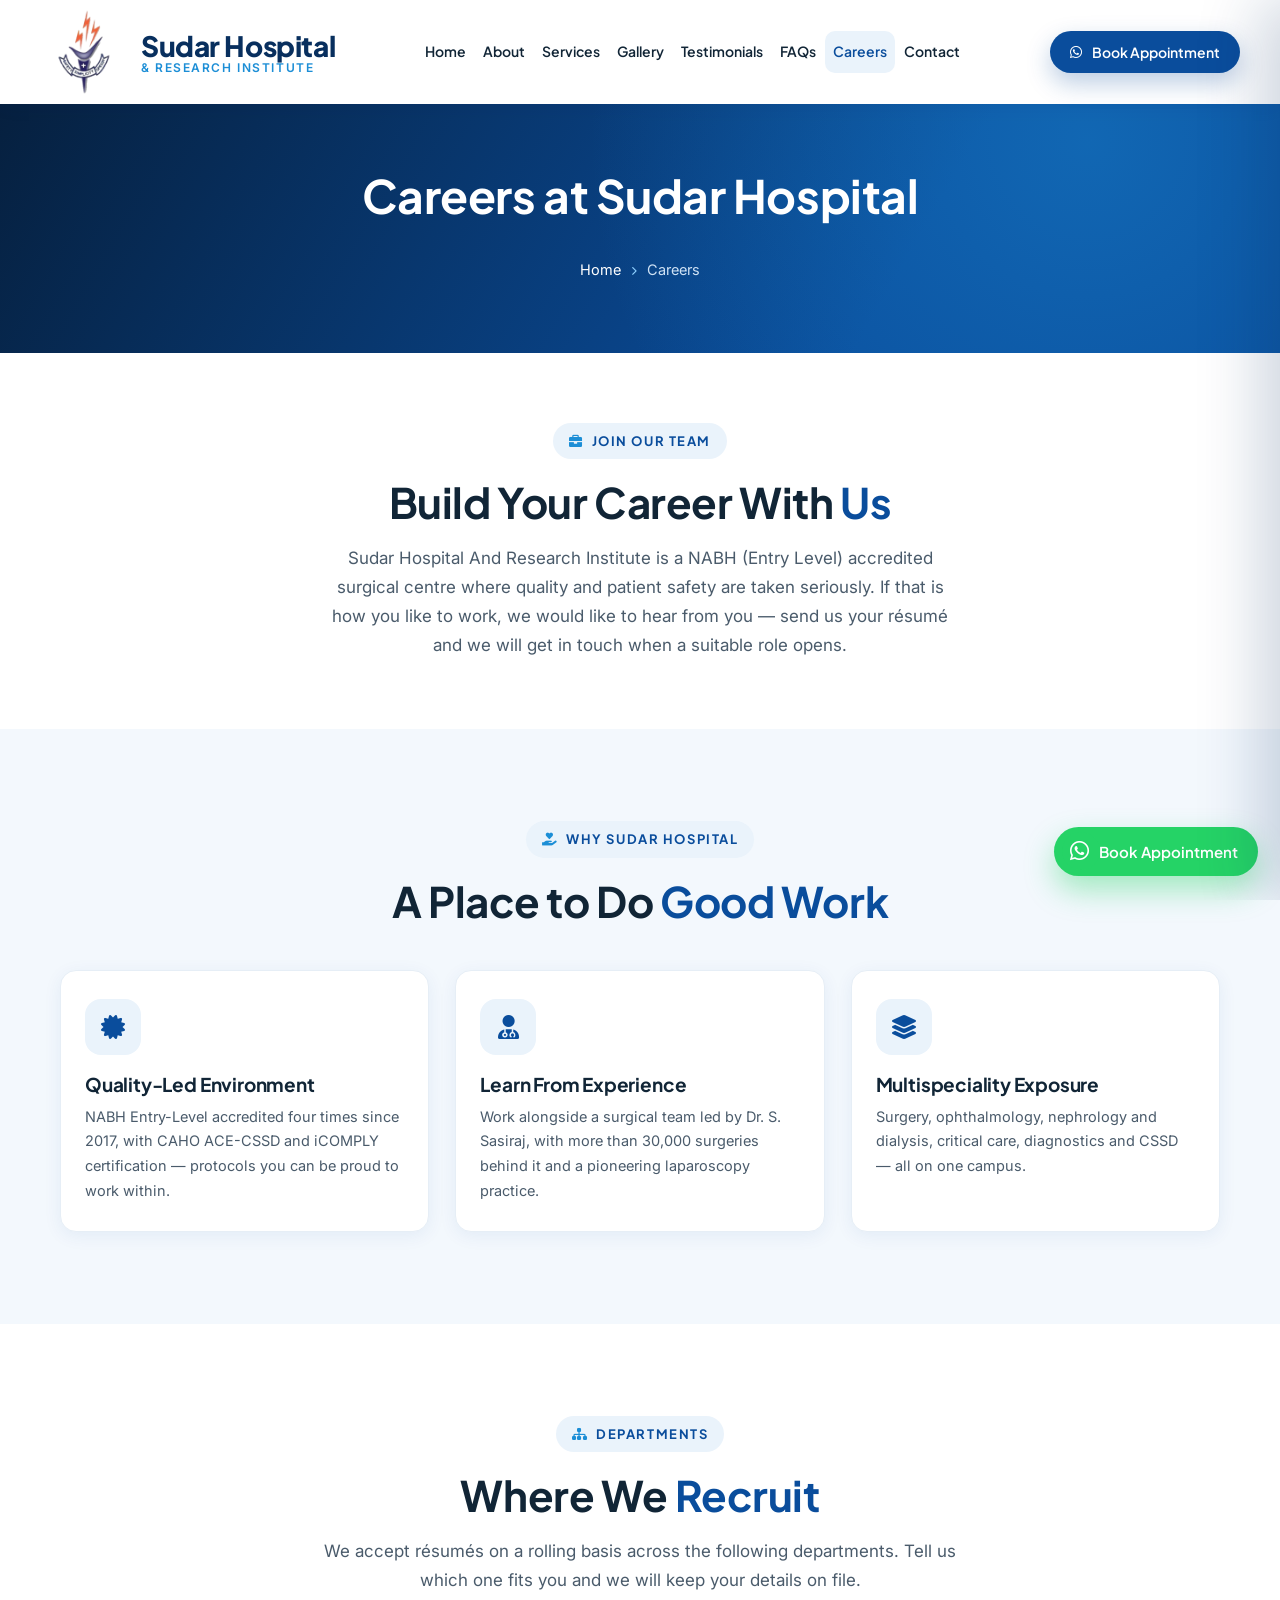
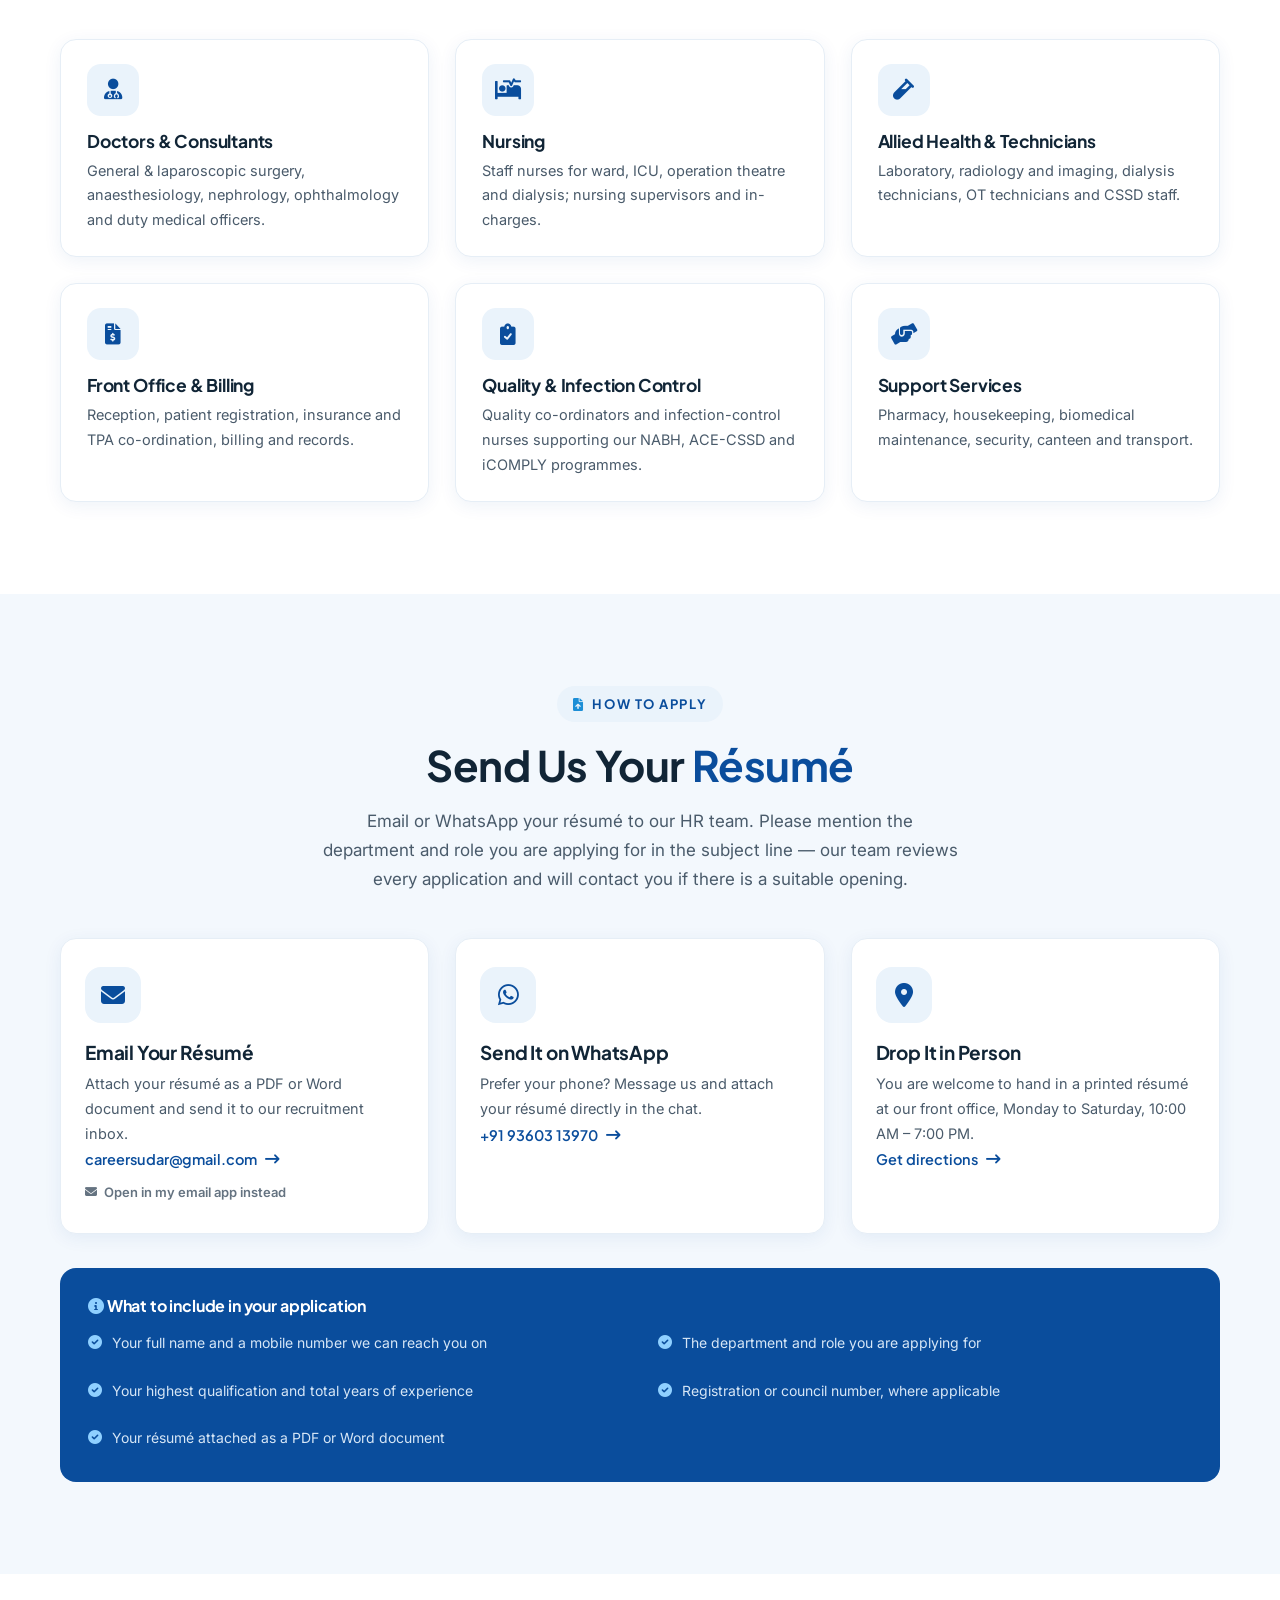
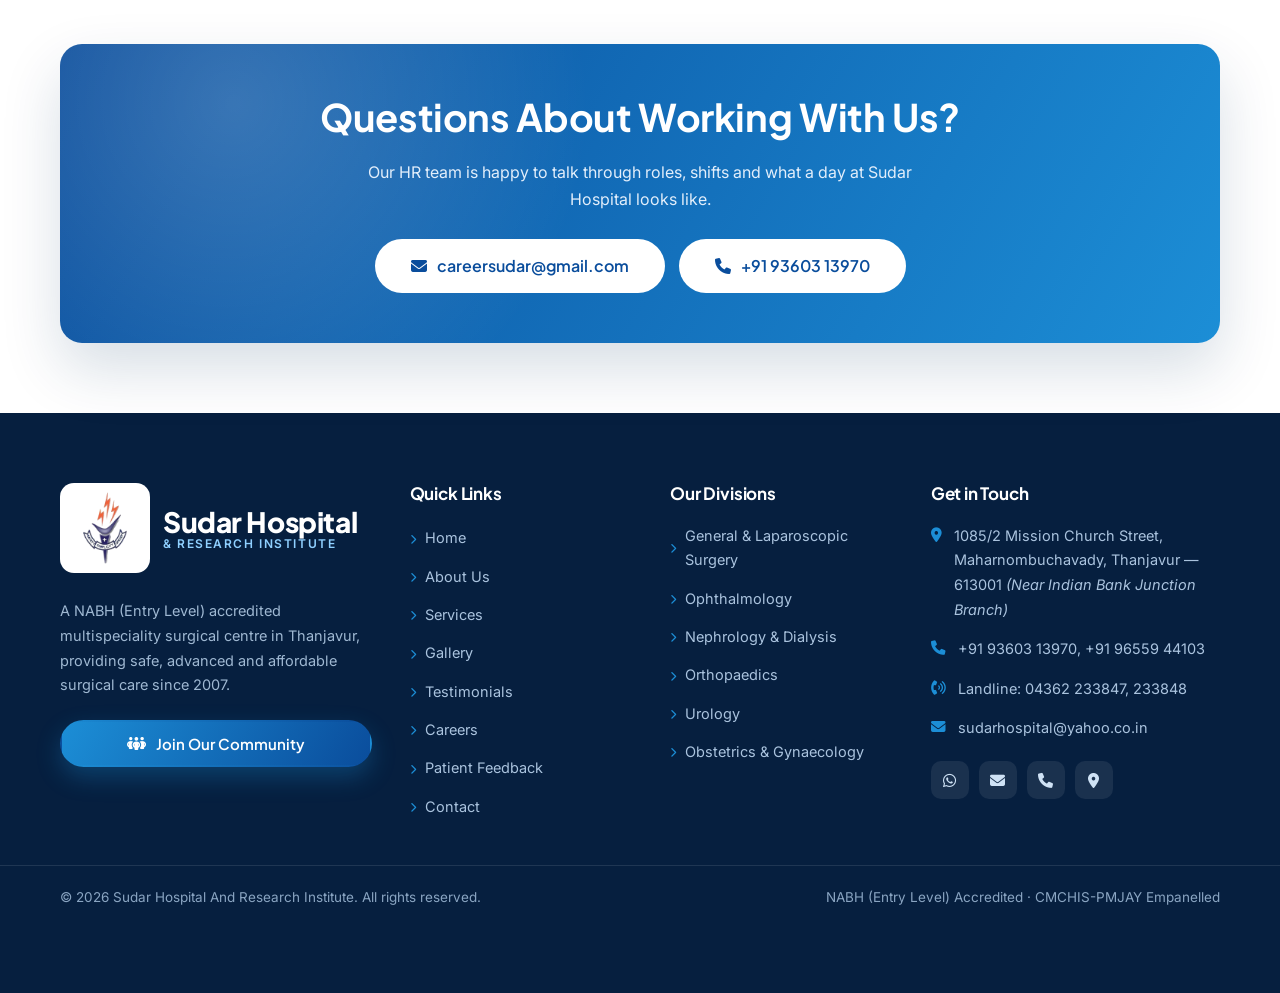
<file: careers.html>
<!DOCTYPE html>
<html lang="en">

<head>
  <meta charset="UTF-8">
  <meta name="viewport" content="width=device-width, initial-scale=1.0">
  <title>Careers | Sudar Hospital &amp; Research Institute — Thanjavur</title>
  <meta name="description" content="Job openings and r&eacute;sum&eacute; submission at Sudar Hospital &amp; Research Institute, Thanjavur. Apply online for nursing, doctor, technician, front office and support roles, or email careersudar@gmail.com.">
  <meta property="og:title" content="Careers at Sudar Hospital &amp; Research Institute">
  <meta property="og:description" content="Job openings and r&eacute;sum&eacute; submission at Sudar Hospital &amp; Research Institute, Thanjavur. Apply online for nursing, doctor, technician, front office and support roles, or email careersudar@gmail.com.">
  <meta property="og:type" content="website">
  <meta name="theme-color" content="#0a4d9c">

  <!--===== FAVICON =====-->
  <link rel="icon" href="assets/img/sudar/logo/favicon.ico" sizes="any">
  <link rel="icon" type="image/png" sizes="32x32" href="assets/img/sudar/logo/favicon-32x32.png">
  <link rel="icon" type="image/png" sizes="16x16" href="assets/img/sudar/logo/favicon-16x16.png">
  <link rel="apple-touch-icon" href="assets/img/sudar/logo/apple-touch-icon.png">

  <!--===== FONTS =====-->
  <link rel="preconnect" href="https://fonts.googleapis.com">
  <link rel="preconnect" href="https://fonts.gstatic.com" crossorigin>
  <link rel="preload" as="style" href="https://fonts.googleapis.com/css2?family=Plus+Jakarta+Sans:wght@500;600;700;800&family=Inter:wght@400;500;600&display=swap" onload="this.onload=null;this.rel='stylesheet'">
  <noscript><link rel="stylesheet" href="https://fonts.googleapis.com/css2?family=Plus+Jakarta+Sans:wght@500;600;700;800&family=Inter:wght@400;500;600&display=swap"></noscript>

  <!--===== CSS =====-->
  <link rel="stylesheet" href="assets/css/fa-subset.css">
  <link rel="stylesheet" href="assets/css/sudar.css">
</head>

<body>


  <!--===== FLOATING WHATSAPP + TOP =====-->
  <a class="sd-wa" href="https://api.whatsapp.com/send/?phone=919360313970&text=Hello%20Sudar%20Hospital%2C%20I%20would%20like%20to%20book%20an%20appointment." target="_blank" rel="noopener" aria-label="Book on WhatsApp">
    <span class="sd-wa__pulse"></span><i class="fa-brands fa-whatsapp"></i><span class="sd-wa__label">Book Appointment</span>
  </a>
  <button class="sd-top" aria-label="Back to top"><i class="fa-solid fa-arrow-up"></i></button>

  <!--===== HEADER =====-->

  <header class="sd-header">
    <div class="sd-container sd-header__in">
      <a href="index.html" class="sd-brand">
        <img src="assets/img/sudar/logo/sudar-logo.webp" alt="Sudar Hospital logo" class="sd-brand__mark">
        <span class="sd-brand__tx"><b>Sudar Hospital</b><span>&amp; Research Institute</span></span>
      </a>
      <nav class="sd-nav">
        <a href="index.html">Home</a>
        <a href="about.html">About</a>
        <a href="services.html">Services</a>
        <a href="gallery.html">Gallery</a>
        <a href="testimonial.html">Testimonials</a>
        <a href="faq.html">FAQs</a>
        <a href="careers.html" class="active">Careers</a>
        <a href="contact.html">Contact</a>
      </nav>
      <div class="sd-header__cta">
        <a href="https://api.whatsapp.com/send/?phone=919360313970&amp;text=Hello%20Sudar%20Hospital%2C%20I%20would%20like%20to%20book%20an%20appointment." target="_blank" rel="noopener" class="sd-btn sd-btn--primary"><i class="fa-brands fa-whatsapp"></i> Book Appointment</a>
        <button class="sd-burger" aria-label="Open menu"><i class="fa-solid fa-bars-staggered"></i></button>
      </div>
    </div>
  </header>

  <!--===== MOBILE DRAWER =====-->
  <div class="sd-offcanvas">
  <div class="sd-overlay"></div>
  <aside class="sd-drawer" aria-label="Mobile menu">
    <div class="sd-drawer__head">
      <a href="index.html" class="sd-brand">
        <img src="assets/img/sudar/logo/sudar-logo.webp" alt="Sudar Hospital logo" class="sd-brand__mark">
        <span class="sd-brand__tx"><b>Sudar Hospital</b><span>&amp; Research Institute</span></span>
      </a>
      <button class="sd-drawer__close" aria-label="Close menu"><i class="fa-solid fa-xmark"></i></button>
    </div>
    <nav>
      <a href="index.html">Home</a>
      <a href="about.html">About</a>
      <a href="services.html">Services</a>
      <a href="gallery.html">Gallery</a>
      <a href="testimonial.html">Testimonials</a>
      <a href="faq.html">FAQs</a>
      <a href="careers.html" class="active">Careers</a>
      <a href="feedback.html">Feedback</a>
      <a href="contact.html">Contact</a>
    </nav>
    <div class="sd-drawer__cta">
      <a href="https://api.whatsapp.com/send/?phone=919360313970&text=Hello%20Sudar%20Hospital%2C%20I%20would%20like%20to%20book%20an%20appointment." target="_blank" rel="noopener" class="sd-btn sd-btn--wa"><i class="fa-brands fa-whatsapp"></i> Book on WhatsApp</a>
      <a href="tel:+919360313970" class="sd-btn sd-btn--ghost"><i class="fa-solid fa-phone"></i> Call Now</a>
    </div>
    <div class="sd-drawer__contact">
      <a href="https://www.google.com/maps?q=Sudar+Hospital+And+Research+Institute+Thanjavur" target="_blank" rel="noopener"><i class="fa-solid fa-location-dot"></i> 1085/2 Mission Church Street, Maharnombuchavady, Thanjavur — 613001</a>
      <a href="mailto:sudarhospital@yahoo.co.in"><i class="fa-solid fa-envelope"></i> sudarhospital@yahoo.co.in</a>
    </div>
  </aside>
  </div>

  <!--===== PAGE HERO =====-->
  <section class="sd-pagehero">
    <div class="sd-container">
      <h1>Careers at Sudar Hospital</h1>
      <div class="sd-crumb"><a href="index.html">Home</a> <i class="fa-solid fa-chevron-right"></i> <span>Careers</span></div>
    </div>
  </section>

  <!--===== INTRO =====-->
  <section class="sd-section sd-section--tight">
    <div class="sd-container">
      <div class="sd-head-center" data-aos="fade-up">
        <span class="sd-eyebrow"><i class="fa-solid fa-briefcase"></i> Join Our Team</span>
        <h2 class="sd-title">Build Your Career With <span class="hl">Us</span></h2>
        <p class="sd-lead sd-narrow">Sudar Hospital And Research Institute is a NABH (Entry Level) accredited surgical centre where quality and patient safety are taken seriously. If that is how you like to work, we would like to hear from you — send us your r&eacute;sum&eacute; and we will get in touch when a suitable role opens.</p>
      </div>
    </div>
  </section>

  <!--===== WHY WORK HERE =====-->
  <section class="sd-section sd-section--soft">
    <div class="sd-container">
      <div class="sd-head-center" data-aos="fade-up" style="margin-bottom:44px;">
        <span class="sd-eyebrow"><i class="fa-solid fa-hand-holding-heart"></i> Why Sudar Hospital</span>
        <h2 class="sd-title">A Place to Do <span class="hl">Good Work</span></h2>
      </div>
      <div class="sd-grid-3">
        <div class="sd-service" data-aos="fade-up"><div class="sd-service__ic"><i class="fa-solid fa-certificate"></i></div><h3>Quality-Led Environment</h3><p>NABH Entry-Level accredited four times since 2017, with CAHO ACE-CSSD and iCOMPLY certification — protocols you can be proud to work within.</p></div>
        <div class="sd-service" data-aos="fade-up" data-aos-delay="60"><div class="sd-service__ic"><i class="fa-solid fa-user-doctor"></i></div><h3>Learn From Experience</h3><p>Work alongside a surgical team led by Dr. S. Sasiraj, with more than 30,000 surgeries behind it and a pioneering laparoscopy practice.</p></div>
        <div class="sd-service" data-aos="fade-up" data-aos-delay="120"><div class="sd-service__ic"><i class="fa-solid fa-layer-group"></i></div><h3>Multispeciality Exposure</h3><p>Surgery, ophthalmology, nephrology and dialysis, critical care, diagnostics and CSSD — all on one campus.</p></div>
      </div>
    </div>
  </section>

  <!--===== ROLES =====-->
  <section class="sd-section">
    <div class="sd-container">
      <div class="sd-head-center" data-aos="fade-up" style="margin-bottom:44px;">
        <span class="sd-eyebrow"><i class="fa-solid fa-sitemap"></i> Departments</span>
        <h2 class="sd-title">Where We <span class="hl">Recruit</span></h2>
        <p class="sd-lead sd-narrow">We accept r&eacute;sum&eacute;s on a rolling basis across the following departments. Tell us which one fits you and we will keep your details on file.</p>
      </div>
      <div class="sd-grid-3">
        <div class="sd-job" data-aos="fade-up"><div class="sd-job__ic"><i class="fa-solid fa-user-doctor"></i></div><h3>Doctors &amp; Consultants</h3><p>General &amp; laparoscopic surgery, anaesthesiology, nephrology, ophthalmology and duty medical officers.</p></div>
        <div class="sd-job" data-aos="fade-up" data-aos-delay="60"><div class="sd-job__ic"><i class="fa-solid fa-bed-pulse"></i></div><h3>Nursing</h3><p>Staff nurses for ward, ICU, operation theatre and dialysis; nursing supervisors and in-charges.</p></div>
        <div class="sd-job" data-aos="fade-up" data-aos-delay="120"><div class="sd-job__ic"><i class="fa-solid fa-vial"></i></div><h3>Allied Health &amp; Technicians</h3><p>Laboratory, radiology and imaging, dialysis technicians, OT technicians and CSSD staff.</p></div>
        <div class="sd-job" data-aos="fade-up"><div class="sd-job__ic"><i class="fa-solid fa-file-invoice-dollar"></i></div><h3>Front Office &amp; Billing</h3><p>Reception, patient registration, insurance and TPA co-ordination, billing and records.</p></div>
        <div class="sd-job" data-aos="fade-up" data-aos-delay="60"><div class="sd-job__ic"><i class="fa-solid fa-clipboard-check"></i></div><h3>Quality &amp; Infection Control</h3><p>Quality co-ordinators and infection-control nurses supporting our NABH, ACE-CSSD and iCOMPLY programmes.</p></div>
        <div class="sd-job" data-aos="fade-up" data-aos-delay="120"><div class="sd-job__ic"><i class="fa-solid fa-handshake-angle"></i></div><h3>Support Services</h3><p>Pharmacy, housekeeping, biomedical maintenance, security, canteen and transport.</p></div>
      </div>
    </div>
  </section>

  <!--===== HOW TO APPLY =====-->
  <section class="sd-section sd-section--soft" id="apply">
    <div class="sd-container">
      <div class="sd-head-center" data-aos="fade-up" style="margin-bottom:44px;">
        <span class="sd-eyebrow"><i class="fa-solid fa-file-arrow-up"></i> How to Apply</span>
        <h2 class="sd-title">Send Us Your <span class="hl">R&eacute;sum&eacute;</span></h2>
        <p class="sd-lead sd-narrow">Email or WhatsApp your r&eacute;sum&eacute; to our HR team. Please mention the department and role you are applying for in the subject line — our team reviews every application and will contact you if there is a suitable opening.</p>
      </div>

      <div class="sd-grid-3">
        <div class="sd-service" data-aos="fade-up">
          <div class="sd-service__ic"><i class="fa-solid fa-envelope"></i></div>
          <h3>Email Your R&eacute;sum&eacute;</h3>
          <p>Attach your r&eacute;sum&eacute; as a PDF or Word document and send it to our recruitment inbox.</p>
          <a href="https://mail.google.com/mail/?view=cm&amp;fs=1&amp;to=careersudar%40gmail.com&amp;su=Job%20Application%20%E2%80%94%20Sudar%20Hospital&amp;body=Name%3A%0APhone%3A%0ADepartment%20applying%20for%3A%0APosition%20%2F%20role%3A%0AYears%20of%20experience%3A%0AHighest%20qualification%3A%0A%0A%28Please%20attach%20your%20r%C3%A9sum%C3%A9%20to%20this%20email.%29" target="_blank" rel="noopener" class="sd-division__link">careersudar@gmail.com <i class="fa-solid fa-arrow-right-long"></i></a>
          <a href="mailto:careersudar@gmail.com?subject=Job%20Application%20%E2%80%94%20Sudar%20Hospital&amp;body=Name%3A%0APhone%3A%0ADepartment%20applying%20for%3A%0APosition%20%2F%20role%3A%0AYears%20of%20experience%3A%0AHighest%20qualification%3A%0A%0A%28Please%20attach%20your%20r%C3%A9sum%C3%A9%20to%20this%20email.%29" class="sd-mail-alt"><i class="fa-solid fa-envelope"></i> Open in my email app instead</a>
        </div>
        <div class="sd-service" data-aos="fade-up" data-aos-delay="60">
          <div class="sd-service__ic"><i class="fa-brands fa-whatsapp"></i></div>
          <h3>Send It on WhatsApp</h3>
          <p>Prefer your phone? Message us and attach your r&eacute;sum&eacute; directly in the chat.</p>
          <a href="https://api.whatsapp.com/send/?phone=919360313970&amp;text=Hello%20Sudar%20Hospital%2C%20I%20would%20like%20to%20apply%20for%20a%20position.%20I%20am%20attaching%20my%20r%C3%A9sum%C3%A9." target="_blank" rel="noopener" class="sd-division__link">+91 93603 13970 <i class="fa-solid fa-arrow-right-long"></i></a>
        </div>
        <div class="sd-service" data-aos="fade-up" data-aos-delay="120">
          <div class="sd-service__ic"><i class="fa-solid fa-location-dot"></i></div>
          <h3>Drop It in Person</h3>
          <p>You are welcome to hand in a printed r&eacute;sum&eacute; at our front office, Monday to Saturday, 10:00 AM &ndash; 7:00 PM.</p>
          <a href="contact.html" class="sd-division__link">Get directions <i class="fa-solid fa-arrow-right-long"></i></a>
        </div>
      </div>

      <div class="card sd-profile__card-wide" data-aos="fade-up" style="margin-top:34px;">
        <h4><i class="fa-solid fa-circle-info"></i> What to include in your application</h4>
        <ul>
          <li><i class="fa-solid fa-circle-check"></i> <span>Your full name and a mobile number we can reach you on</span></li>
          <li><i class="fa-solid fa-circle-check"></i> <span>The department and role you are applying for</span></li>
          <li><i class="fa-solid fa-circle-check"></i> <span>Your highest qualification and total years of experience</span></li>
          <li><i class="fa-solid fa-circle-check"></i> <span>Registration or council number, where applicable</span></li>
          <li><i class="fa-solid fa-circle-check"></i> <span>Your r&eacute;sum&eacute; attached as a PDF or Word document</span></li>
        </ul>
      </div>
    </div>
  </section>

  <!--===== CTA =====-->
  <section class="sd-section sd-section--tight">
    <div class="sd-container">
      <div class="sd-cta" data-aos="zoom-in">
        <h2>Questions About Working With Us?</h2>
        <p>Our HR team is happy to talk through roles, shifts and what a day at Sudar Hospital looks like.</p>
        <div class="sd-cta__btns">
          <a href="mailto:careersudar@gmail.com" class="sd-btn sd-btn--light sd-btn--lg"><i class="fa-solid fa-envelope"></i> careersudar@gmail.com</a>
          <a href="tel:+919360313970" class="sd-btn sd-btn--light sd-btn--lg"><i class="fa-solid fa-phone"></i> +91 93603 13970</a>
        </div>
      </div>
    </div>
  </section>

  <!--===== FOOTER =====-->
  <footer class="sd-footer">
    <div class="sd-container">
      <div class="sd-footer__grid">
        <div class="sd-footer__about">
          <a href="index.html" class="sd-brand">
            <img src="assets/img/sudar/logo/sudar-logo.webp" alt="Sudar Hospital logo" class="sd-brand__mark">
            <span class="sd-brand__tx"><b>Sudar Hospital</b><span>&amp; Research Institute</span></span>
          </a>
          <p>A NABH (Entry Level) accredited multispeciality surgical centre in Thanjavur, providing safe, advanced and affordable surgical care since 2007.</p>
          <div class="sd-footer__community">
            <a href="https://sudarhospital.com/checkout/e56c35ed-4a72-4bfb-80d2-089088dd106f" target="_blank" rel="noopener" class="sd-btn sd-btn--community"><i class="fa-solid fa-people-group"></i> Join Our Community</a>
          </div>
        </div>
        <div>
          <h4>Quick Links</h4>
          <ul class="sd-footer__links">
            <li><a href="index.html"><i class="fa-solid fa-chevron-right"></i> Home</a></li>
            <li><a href="about.html"><i class="fa-solid fa-chevron-right"></i> About Us</a></li>
            <li><a href="services.html"><i class="fa-solid fa-chevron-right"></i> Services</a></li>
            <li><a href="gallery.html"><i class="fa-solid fa-chevron-right"></i> Gallery</a></li>
            <li><a href="testimonial.html"><i class="fa-solid fa-chevron-right"></i> Testimonials</a></li>
            <li><a href="careers.html"><i class="fa-solid fa-chevron-right"></i> Careers</a></li>
            <li><a href="feedback.html"><i class="fa-solid fa-chevron-right"></i> Patient Feedback</a></li>
            <li><a href="contact.html"><i class="fa-solid fa-chevron-right"></i> Contact</a></li>
          </ul>
        </div>
        <div>
          <h4>Our Divisions</h4>
          <ul class="sd-footer__links">
            <li><a href="services.html"><i class="fa-solid fa-chevron-right"></i> General &amp; Laparoscopic Surgery</a></li>
            <li><a href="services.html"><i class="fa-solid fa-chevron-right"></i> Ophthalmology</a></li>
            <li><a href="services.html"><i class="fa-solid fa-chevron-right"></i> Nephrology &amp; Dialysis</a></li>
            <li><a href="services.html"><i class="fa-solid fa-chevron-right"></i> Orthopaedics</a></li>
            <li><a href="services.html"><i class="fa-solid fa-chevron-right"></i> Urology</a></li>
            <li><a href="services.html"><i class="fa-solid fa-chevron-right"></i> Obstetrics &amp; Gynaecology</a></li>
          </ul>
        </div>
        <div>
          <h4>Get in Touch</h4>
          <ul class="sd-footer__contact">
            <li><i class="fa-solid fa-location-dot"></i> <span>1085/2 Mission Church Street, Maharnombuchavady, Thanjavur — 613001 <em>(Near Indian Bank Junction Branch)</em></span></li>
            <li><i class="fa-solid fa-phone"></i> <span><a href="tel:+919360313970">+91 93603 13970</a>, <a href="tel:+919655944103">+91 96559 44103</a></span></li>
            <li><i class="fa-solid fa-phone-volume"></i> <span>Landline: <a href="tel:+914362233847">04362 233847</a>, <a href="tel:+914362233848">233848</a></span></li>
            <li><i class="fa-solid fa-envelope"></i> <span><a href="mailto:sudarhospital@yahoo.co.in">sudarhospital@yahoo.co.in</a></span></li>
          </ul>
          <div class="sd-footer__social">
            <a href="https://api.whatsapp.com/send/?phone=919360313970" target="_blank" rel="noopener" aria-label="WhatsApp"><i class="fa-brands fa-whatsapp"></i></a>
            <a href="mailto:sudarhospital@yahoo.co.in" aria-label="Email"><i class="fa-solid fa-envelope"></i></a>
            <a href="tel:+919360313970" aria-label="Phone"><i class="fa-solid fa-phone"></i></a>
            <a href="https://www.google.com/maps?q=Sudar+Hospital+And+Research+Institute+Thanjavur" target="_blank" rel="noopener" aria-label="Map"><i class="fa-solid fa-location-dot"></i></a>
          </div>
        </div>
      </div>
    </div>
    <div class="sd-footer__bar">
      <div class="sd-container" style="display:flex; justify-content:space-between; gap:14px; flex-wrap:wrap; width:100%;">
        <span>© 2026 Sudar Hospital And Research Institute. All rights reserved.</span>
        <span>NABH (Entry Level) Accredited · CMCHIS-PMJAY Empanelled</span>
      </div>
    </div>
  </footer>

  <!--===== JS =====-->
  <script defer src="assets/js/sudar.js"></script>
</body>

</html>
</file>
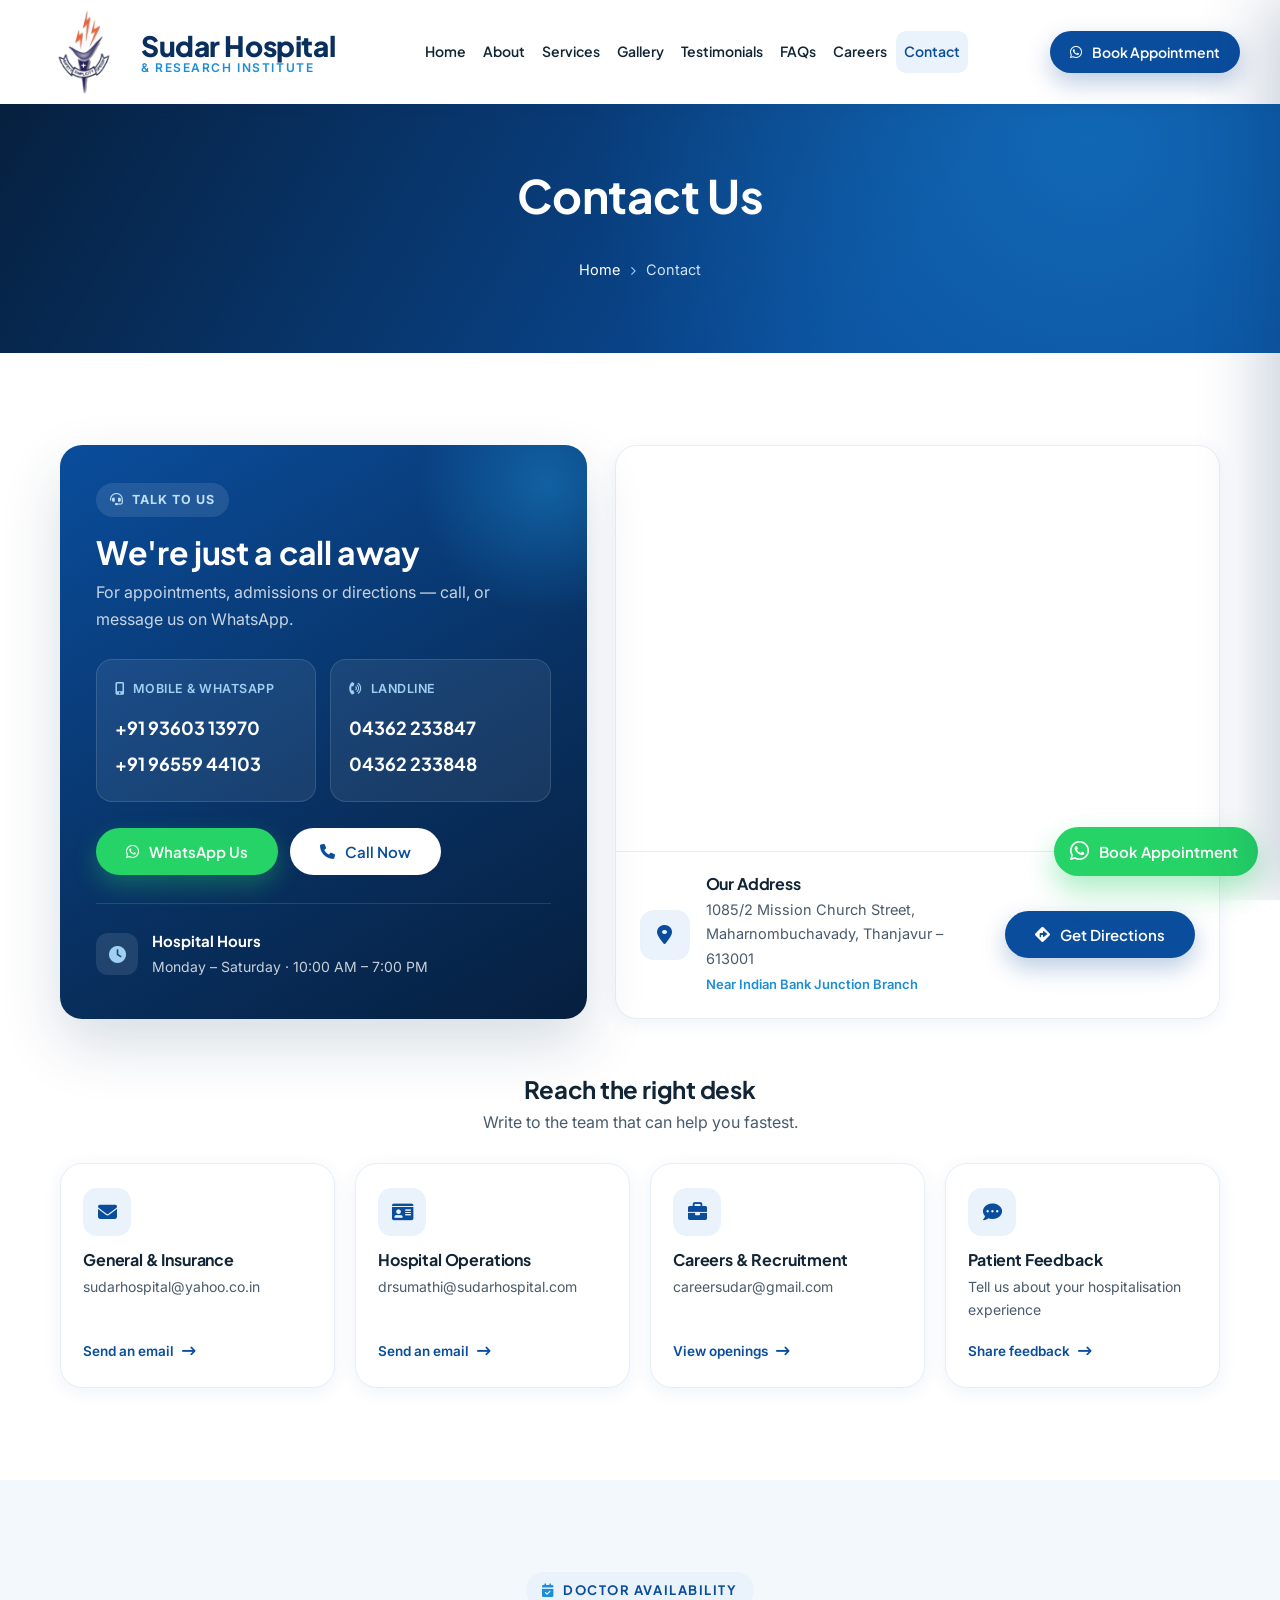
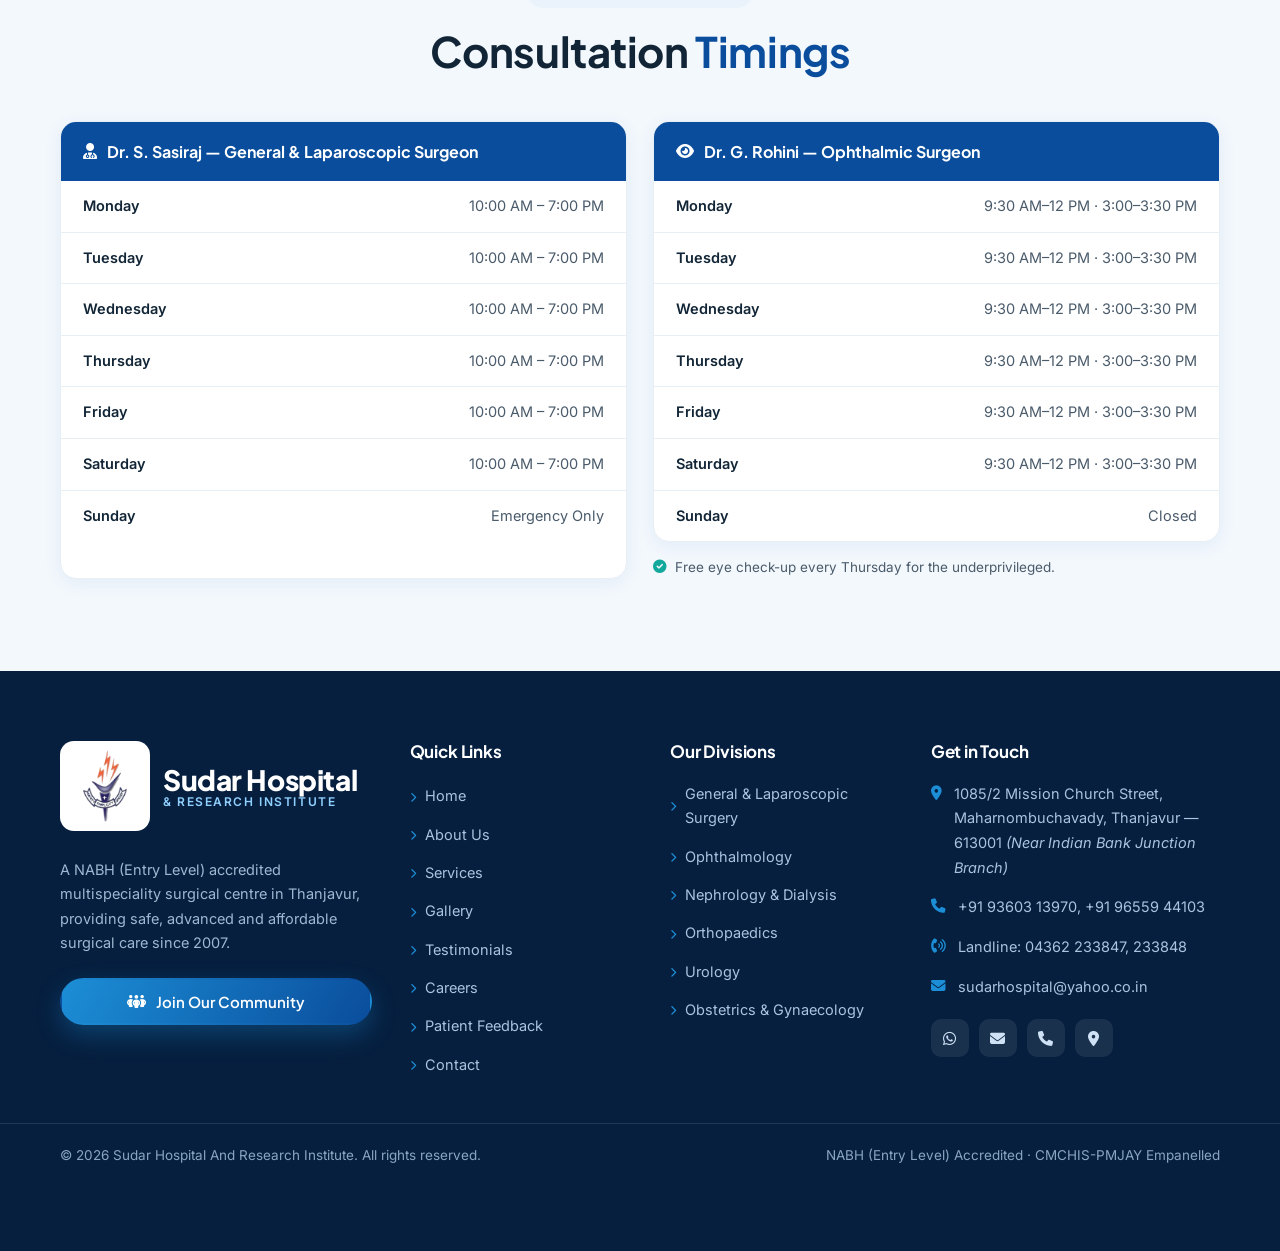
<file: contact.html>
<!DOCTYPE html>
<html lang="en">

<head>
  <meta charset="UTF-8">
  <meta name="viewport" content="width=device-width, initial-scale=1.0">
  <title>Contact Us | Sudar Hospital &amp; Research Institute — Thanjavur</title>
  <meta name="description"
    content="Contact Sudar Hospital &amp; Research Institute, Thanjavur. Call/WhatsApp +91 93603 13970, email us, view consultation timings or book an appointment on WhatsApp. 1085/2 Mission Church Street, Maharnombuchavady, Thanjavur – 613001.">
  <meta name="keywords" content="Sudar Hospital, Thanjavur hospital, laparoscopic surgery Thanjavur, multispeciality hospital, dialysis centre, cataract surgery, Dr S Sasiraj, NABH (Entry Level) accredited">
  <meta property="og:title" content="Sudar Hospital &amp; Research Institute — Thanjavur">
  <meta property="og:description" content="NABH (Entry Level) accredited multispeciality surgical centre. 30,000+ surgeries. General &amp; laparoscopic surgery, ophthalmology, 24×7 dialysis.">
  <meta property="og:type" content="website">
  <meta name="theme-color" content="#0a4d9c">

  <!--===== FAVICON =====-->
  <link rel="icon" href="assets/img/sudar/logo/favicon.ico" sizes="any">
  <link rel="icon" type="image/png" sizes="32x32" href="assets/img/sudar/logo/favicon-32x32.png">
  <link rel="icon" type="image/png" sizes="16x16" href="assets/img/sudar/logo/favicon-16x16.png">
  <link rel="apple-touch-icon" href="assets/img/sudar/logo/apple-touch-icon.png">

  <!--===== FONTS =====-->
  <link rel="preconnect" href="https://fonts.googleapis.com">
  <link rel="preconnect" href="https://fonts.gstatic.com" crossorigin>
  <link rel="preload" as="style" href="https://fonts.googleapis.com/css2?family=Plus+Jakarta+Sans:wght@500;600;700;800&family=Inter:wght@400;500;600&display=swap" onload="this.onload=null;this.rel='stylesheet'">
  <noscript><link rel="stylesheet" href="https://fonts.googleapis.com/css2?family=Plus+Jakarta+Sans:wght@500;600;700;800&family=Inter:wght@400;500;600&display=swap"></noscript>

  <!--===== CSS =====-->
  <link rel="stylesheet" href="assets/css/fa-subset.css">
  <link rel="stylesheet" href="assets/css/sudar.css">

  <!--===== Local Business Schema =====-->
  <script type="application/ld+json">
  {
    "@context": "https://schema.org",
    "@type": "Hospital",
    "name": "Sudar Hospital And Research Institute",
    "description": "NABH (Entry Level) accredited multispeciality surgical centre in Thanjavur offering general & laparoscopic surgery, ophthalmology, dialysis and more.",
    "image": "assets/img/sudar/photos/front-photo.webp",
    "url": "https://sudarhospital.com",
    "telephone": "+919360313970",
    "medicalSpecialty": ["Surgery", "Ophthalmology", "Nephrology", "Orthopedic", "Urologic", "Gynecologic"],
    "address": {
      "@type": "PostalAddress",
      "streetAddress": "1085/2 Mission Church Street, Maharnombuchavady",
      "addressLocality": "Thanjavur",
      "addressRegion": "Tamil Nadu",
      "postalCode": "613001",
      "addressCountry": "IN"
    }
  }
  </script>
</head>

<body>


  <!--===== FLOATING WHATSAPP + TOP =====-->
  <a class="sd-wa" href="https://api.whatsapp.com/send/?phone=919360313970&text=Hello%20Sudar%20Hospital%2C%20I%20would%20like%20to%20book%20an%20appointment." target="_blank" rel="noopener" aria-label="Book on WhatsApp">
    <span class="sd-wa__pulse"></span><i class="fa-brands fa-whatsapp"></i><span class="sd-wa__label">Book Appointment</span>
  </a>
  <button class="sd-top" aria-label="Back to top"><i class="fa-solid fa-arrow-up"></i></button>

  <!--===== HEADER =====-->

  <header class="sd-header">
    <div class="sd-container sd-header__in">
      <a href="index.html" class="sd-brand">
        <img src="assets/img/sudar/logo/sudar-logo.webp" alt="Sudar Hospital logo" class="sd-brand__mark">
        <span class="sd-brand__tx"><b>Sudar Hospital</b><span>&amp; Research Institute</span></span>
      </a>
      <nav class="sd-nav">
        <a href="index.html">Home</a>
        <a href="about.html">About</a>
        <a href="services.html">Services</a>
        <a href="gallery.html">Gallery</a>
        <a href="testimonial.html">Testimonials</a>
        <a href="faq.html">FAQs</a>
        <a href="careers.html">Careers</a>
        <a href="contact.html" class="active">Contact</a>
      </nav>
      <div class="sd-header__cta">
        <a href="https://api.whatsapp.com/send/?phone=919360313970&amp;text=Hello%20Sudar%20Hospital%2C%20I%20would%20like%20to%20book%20an%20appointment." target="_blank" rel="noopener" class="sd-btn sd-btn--primary"><i class="fa-brands fa-whatsapp"></i> Book Appointment</a>
        <button class="sd-burger" aria-label="Open menu"><i class="fa-solid fa-bars-staggered"></i></button>
      </div>
    </div>
  </header>

  <!--===== MOBILE DRAWER =====-->
  <div class="sd-offcanvas">
  <div class="sd-overlay"></div>
  <aside class="sd-drawer" aria-label="Mobile menu">
    <div class="sd-drawer__head">
      <a href="index.html" class="sd-brand">
        <img src="assets/img/sudar/logo/sudar-logo.webp" alt="Sudar Hospital logo" class="sd-brand__mark">
        <span class="sd-brand__tx"><b>Sudar Hospital</b><span>&amp; Research Institute</span></span>
      </a>
      <button class="sd-drawer__close" aria-label="Close menu"><i class="fa-solid fa-xmark"></i></button>
    </div>
    <nav>
      <a href="index.html">Home</a>
      <a href="about.html">About</a>
      <a href="services.html">Services</a>
      <a href="gallery.html">Gallery</a>
      <a href="testimonial.html">Testimonials</a>
      <a href="faq.html">FAQs</a>
      <a href="careers.html">Careers</a>
      <a href="feedback.html">Feedback</a>
      <a href="contact.html" class="active">Contact</a>
    </nav>
    <div class="sd-drawer__cta">
      <a href="https://api.whatsapp.com/send/?phone=919360313970&text=Hello%20Sudar%20Hospital%2C%20I%20would%20like%20to%20book%20an%20appointment." target="_blank" rel="noopener" class="sd-btn sd-btn--wa"><i class="fa-brands fa-whatsapp"></i> Book on WhatsApp</a>
      <a href="tel:+919360313970" class="sd-btn sd-btn--ghost"><i class="fa-solid fa-phone"></i> Call Now</a>
    </div>
    <div class="sd-drawer__contact">
      <a href="https://www.google.com/maps?q=Sudar+Hospital+And+Research+Institute+Thanjavur" target="_blank" rel="noopener"><i class="fa-solid fa-location-dot"></i> 1085/2 Mission Church Street, Maharnombuchavady, Thanjavur — 613001</a>
      <a href="mailto:sudarhospital@yahoo.co.in"><i class="fa-solid fa-envelope"></i> sudarhospital@yahoo.co.in</a>
    </div>
  </aside>
  </div>

  <!--===== PAGE HERO =====-->
  <section class="sd-pagehero">
    <div class="sd-container">
      <h1>Contact Us</h1>
      <div class="sd-crumb"><a href="index.html">Home</a> <i class="fa-solid fa-chevron-right"></i> <span>Contact</span></div>
    </div>
  </section>

  <!--===== CONTACT =====-->
  <!-- Call panel + map up top (the two things most visitors come for), then one
       tile per desk so each email / page reads as a destination, not a list row. -->
  <section class="sd-section">
    <div class="sd-container">
      <div class="sd-reach">
        <div class="sd-reach__call" data-aos="fade-right">
          <span class="sd-reach__kicker"><i class="fa-solid fa-headset"></i> Talk to us</span>
          <h2>We're just a call away</h2>
          <p class="sd-reach__lead">For appointments, admissions or directions — call, or message us on WhatsApp.</p>
          <div class="sd-reach__nums">
            <div class="sd-reach__group">
              <span class="sd-reach__label"><i class="fa-solid fa-mobile-screen-button"></i> Mobile &amp; WhatsApp</span>
              <a href="tel:+919360313970">+91 93603 13970</a>
              <a href="tel:+919655944103">+91 96559 44103</a>
            </div>
            <div class="sd-reach__group">
              <span class="sd-reach__label"><i class="fa-solid fa-phone-volume"></i> Landline</span>
              <a href="tel:+914362233847">04362 233847</a>
              <a href="tel:+914362233848">04362 233848</a>
            </div>
          </div>
          <div class="sd-reach__actions">
            <a href="https://api.whatsapp.com/send/?phone=919360313970&amp;text=Hello%20Sudar%20Hospital%2C%20I%20would%20like%20to%20book%20an%20appointment." target="_blank" rel="noopener" class="sd-btn sd-btn--wa"><i class="fa-brands fa-whatsapp"></i> WhatsApp Us</a>
            <a href="tel:+919360313970" class="sd-btn sd-btn--light"><i class="fa-solid fa-phone"></i> Call Now</a>
          </div>
          <div class="sd-reach__hours">
            <i class="fa-solid fa-clock"></i>
            <div><b>Hospital Hours</b><span>Monday – Saturday · 10:00 AM – 7:00 PM</span></div>
          </div>
        </div>

        <div class="sd-reach__visit" data-aos="fade-left">
          <div class="sd-reach__map">
            <iframe src="https://maps.google.com/maps?q=Sudar%20Hospital%20And%20Research%20Institute%20Thanjavur&t=&z=15&ie=UTF8&iwloc=&output=embed" loading="lazy" referrerpolicy="no-referrer-when-downgrade" title="Sudar Hospital location map"></iframe>
          </div>
          <div class="sd-reach__addr">
            <div class="ic"><i class="fa-solid fa-location-dot"></i></div>
            <div class="sd-reach__addr-text">
              <h4>Our Address</h4>
              <p>1085/2 Mission Church Street, Maharnombuchavady, Thanjavur – 613001</p>
              <small>Near Indian Bank Junction Branch</small>
            </div>
            <a href="https://www.google.com/maps?q=Sudar+Hospital+And+Research+Institute+Thanjavur" target="_blank" rel="noopener" class="sd-btn sd-btn--primary"><i class="fa-solid fa-diamond-turn-right"></i> Get Directions</a>
          </div>
        </div>
      </div>

      <div class="sd-desks">
        <div class="sd-desks__head" data-aos="fade-up">
          <h3>Reach the right desk</h3>
          <p>Write to the team that can help you fastest.</p>
        </div>
        <div class="sd-desks__grid">
          <a class="sd-desk" href="mailto:sudarhospital@yahoo.co.in" data-aos="fade-up">
            <span class="sd-desk__ic"><i class="fa-solid fa-envelope"></i></span>
            <h4>General &amp; Insurance</h4>
            <span class="sd-desk__val">sudarhospital@yahoo.co.in</span>
            <span class="sd-desk__go">Send an email <i class="fa-solid fa-arrow-right-long"></i></span>
          </a>
          <a class="sd-desk" href="mailto:drsumathi@sudarhospital.com" data-aos="fade-up" data-aos-delay="70">
            <span class="sd-desk__ic"><i class="fa-solid fa-id-card"></i></span>
            <h4>Hospital Operations</h4>
            <span class="sd-desk__val">drsumathi@sudarhospital.com</span>
            <span class="sd-desk__go">Send an email <i class="fa-solid fa-arrow-right-long"></i></span>
          </a>
          <a class="sd-desk" href="careers.html" data-aos="fade-up" data-aos-delay="140">
            <span class="sd-desk__ic"><i class="fa-solid fa-briefcase"></i></span>
            <h4>Careers &amp; Recruitment</h4>
            <span class="sd-desk__val">careersudar@gmail.com</span>
            <span class="sd-desk__go">View openings <i class="fa-solid fa-arrow-right-long"></i></span>
          </a>
          <a class="sd-desk" href="feedback.html" data-aos="fade-up" data-aos-delay="210">
            <span class="sd-desk__ic"><i class="fa-solid fa-comment-dots"></i></span>
            <h4>Patient Feedback</h4>
            <span class="sd-desk__val">Tell us about your hospitalisation experience</span>
            <span class="sd-desk__go">Share feedback <i class="fa-solid fa-arrow-right-long"></i></span>
          </a>
        </div>
      </div>
    </div>
  </section>

  <!--===== CONSULTATION TIMINGS =====-->
  <section class="sd-section sd-section--soft">
    <div class="sd-container">
      <div class="sd-head-center" data-aos="fade-up" style="margin-bottom:44px;">
        <span class="sd-eyebrow"><i class="fa-solid fa-calendar-check"></i> Doctor Availability</span>
        <h2 class="sd-title">Consultation <span class="hl">Timings</span></h2>
      </div>
      <div class="sd-grid-2">
        <div class="sd-timing" data-aos="fade-up">
          <div class="sd-timing__head"><i class="fa-solid fa-user-doctor"></i> Dr. S. Sasiraj — General &amp; Laparoscopic Surgeon</div>
          <div class="sd-timing__row"><span>Monday</span><span>10:00 AM – 7:00 PM</span></div>
          <div class="sd-timing__row"><span>Tuesday</span><span>10:00 AM – 7:00 PM</span></div>
          <div class="sd-timing__row"><span>Wednesday</span><span>10:00 AM – 7:00 PM</span></div>
          <div class="sd-timing__row"><span>Thursday</span><span>10:00 AM – 7:00 PM</span></div>
          <div class="sd-timing__row"><span>Friday</span><span>10:00 AM – 7:00 PM</span></div>
          <div class="sd-timing__row"><span>Saturday</span><span>10:00 AM – 7:00 PM</span></div>
          <div class="sd-timing__row"><span>Sunday</span><span>Emergency Only</span></div>
        </div>
        <div data-aos="fade-up" data-aos-delay="100">
          <div class="sd-timing">
            <div class="sd-timing__head"><i class="fa-solid fa-eye"></i> Dr. G. Rohini — Ophthalmic Surgeon</div>
            <div class="sd-timing__row"><span>Monday</span><span>9:30 AM–12 PM · 3:00–3:30 PM</span></div>
            <div class="sd-timing__row"><span>Tuesday</span><span>9:30 AM–12 PM · 3:00–3:30 PM</span></div>
            <div class="sd-timing__row"><span>Wednesday</span><span>9:30 AM–12 PM · 3:00–3:30 PM</span></div>
            <div class="sd-timing__row"><span>Thursday</span><span>9:30 AM–12 PM · 3:00–3:30 PM</span></div>
            <div class="sd-timing__row"><span>Friday</span><span>9:30 AM–12 PM · 3:00–3:30 PM</span></div>
            <div class="sd-timing__row"><span>Saturday</span><span>9:30 AM–12 PM · 3:00–3:30 PM</span></div>
            <div class="sd-timing__row"><span>Sunday</span><span>Closed</span></div>
          </div>
          <p style="font-size:13.5px; color:var(--c-body); margin:14px 0 0; display:flex; gap:8px; align-items:flex-start;"><i class="fa-solid fa-circle-check" style="color:var(--c-teal); margin-top:4px;"></i> Free eye check-up every Thursday for the underprivileged.</p>
        </div>
      </div>
    </div>
  </section>

  <!--===== FOOTER =====-->
  <footer class="sd-footer">
    <div class="sd-container">
      <div class="sd-footer__grid">
        <div class="sd-footer__about">
          <a href="index.html" class="sd-brand">
            <img src="assets/img/sudar/logo/sudar-logo.webp" alt="Sudar Hospital logo" class="sd-brand__mark">
            <span class="sd-brand__tx"><b>Sudar Hospital</b><span>&amp; Research Institute</span></span>
          </a>
          <p>A NABH (Entry Level) accredited multispeciality surgical centre in Thanjavur, providing safe, advanced and affordable surgical care since 2007.</p>
          <div class="sd-footer__community">
            <a href="https://sudarhospital.com/checkout/e56c35ed-4a72-4bfb-80d2-089088dd106f" target="_blank" rel="noopener" class="sd-btn sd-btn--community"><i class="fa-solid fa-people-group"></i> Join Our Community</a>
          </div>
        </div>
        <div>
          <h4>Quick Links</h4>
          <ul class="sd-footer__links">
            <li><a href="index.html"><i class="fa-solid fa-chevron-right"></i> Home</a></li>
            <li><a href="about.html"><i class="fa-solid fa-chevron-right"></i> About Us</a></li>
            <li><a href="services.html"><i class="fa-solid fa-chevron-right"></i> Services</a></li>
            <li><a href="gallery.html"><i class="fa-solid fa-chevron-right"></i> Gallery</a></li>
            <li><a href="testimonial.html"><i class="fa-solid fa-chevron-right"></i> Testimonials</a></li>
            <li><a href="careers.html"><i class="fa-solid fa-chevron-right"></i> Careers</a></li>
            <li><a href="feedback.html"><i class="fa-solid fa-chevron-right"></i> Patient Feedback</a></li>
            <li><a href="contact.html"><i class="fa-solid fa-chevron-right"></i> Contact</a></li>
          </ul>
        </div>
        <div>
          <h4>Our Divisions</h4>
          <ul class="sd-footer__links">
            <li><a href="services.html"><i class="fa-solid fa-chevron-right"></i> General &amp; Laparoscopic Surgery</a></li>
            <li><a href="services.html"><i class="fa-solid fa-chevron-right"></i> Ophthalmology</a></li>
            <li><a href="services.html"><i class="fa-solid fa-chevron-right"></i> Nephrology &amp; Dialysis</a></li>
            <li><a href="services.html"><i class="fa-solid fa-chevron-right"></i> Orthopaedics</a></li>
            <li><a href="services.html"><i class="fa-solid fa-chevron-right"></i> Urology</a></li>
            <li><a href="services.html"><i class="fa-solid fa-chevron-right"></i> Obstetrics &amp; Gynaecology</a></li>
          </ul>
        </div>
        <div>
          <h4>Get in Touch</h4>
          <ul class="sd-footer__contact">
            <li><i class="fa-solid fa-location-dot"></i> <span>1085/2 Mission Church Street, Maharnombuchavady, Thanjavur — 613001 <em>(Near Indian Bank Junction Branch)</em></span></li>
            <li><i class="fa-solid fa-phone"></i> <span><a href="tel:+919360313970">+91 93603 13970</a>, <a href="tel:+919655944103">+91 96559 44103</a></span></li>
            <li><i class="fa-solid fa-phone-volume"></i> <span>Landline: <a href="tel:+914362233847">04362 233847</a>, <a href="tel:+914362233848">233848</a></span></li>
            <li><i class="fa-solid fa-envelope"></i> <span><a href="mailto:sudarhospital@yahoo.co.in">sudarhospital@yahoo.co.in</a></span></li>
          </ul>
          <div class="sd-footer__social">
            <a href="https://api.whatsapp.com/send/?phone=919360313970" target="_blank" rel="noopener" aria-label="WhatsApp"><i class="fa-brands fa-whatsapp"></i></a>
            <a href="mailto:sudarhospital@yahoo.co.in" aria-label="Email"><i class="fa-solid fa-envelope"></i></a>
            <a href="tel:+919360313970" aria-label="Phone"><i class="fa-solid fa-phone"></i></a>
            <a href="https://www.google.com/maps?q=Sudar+Hospital+And+Research+Institute+Thanjavur" target="_blank" rel="noopener" aria-label="Map"><i class="fa-solid fa-location-dot"></i></a>
          </div>
        </div>
      </div>
    </div>
    <div class="sd-footer__bar">
      <div class="sd-container" style="display:flex; justify-content:space-between; gap:14px; flex-wrap:wrap; width:100%;">
        <span>© 2026 Sudar Hospital And Research Institute. All rights reserved.</span>
        <span>NABH (Entry Level) Accredited · CMCHIS-PMJAY Empanelled</span>
      </div>
    </div>
  </footer>

  <!--===== JS =====-->
  <script defer src="assets/js/sudar.js"></script>
</body>

</html>
</file>
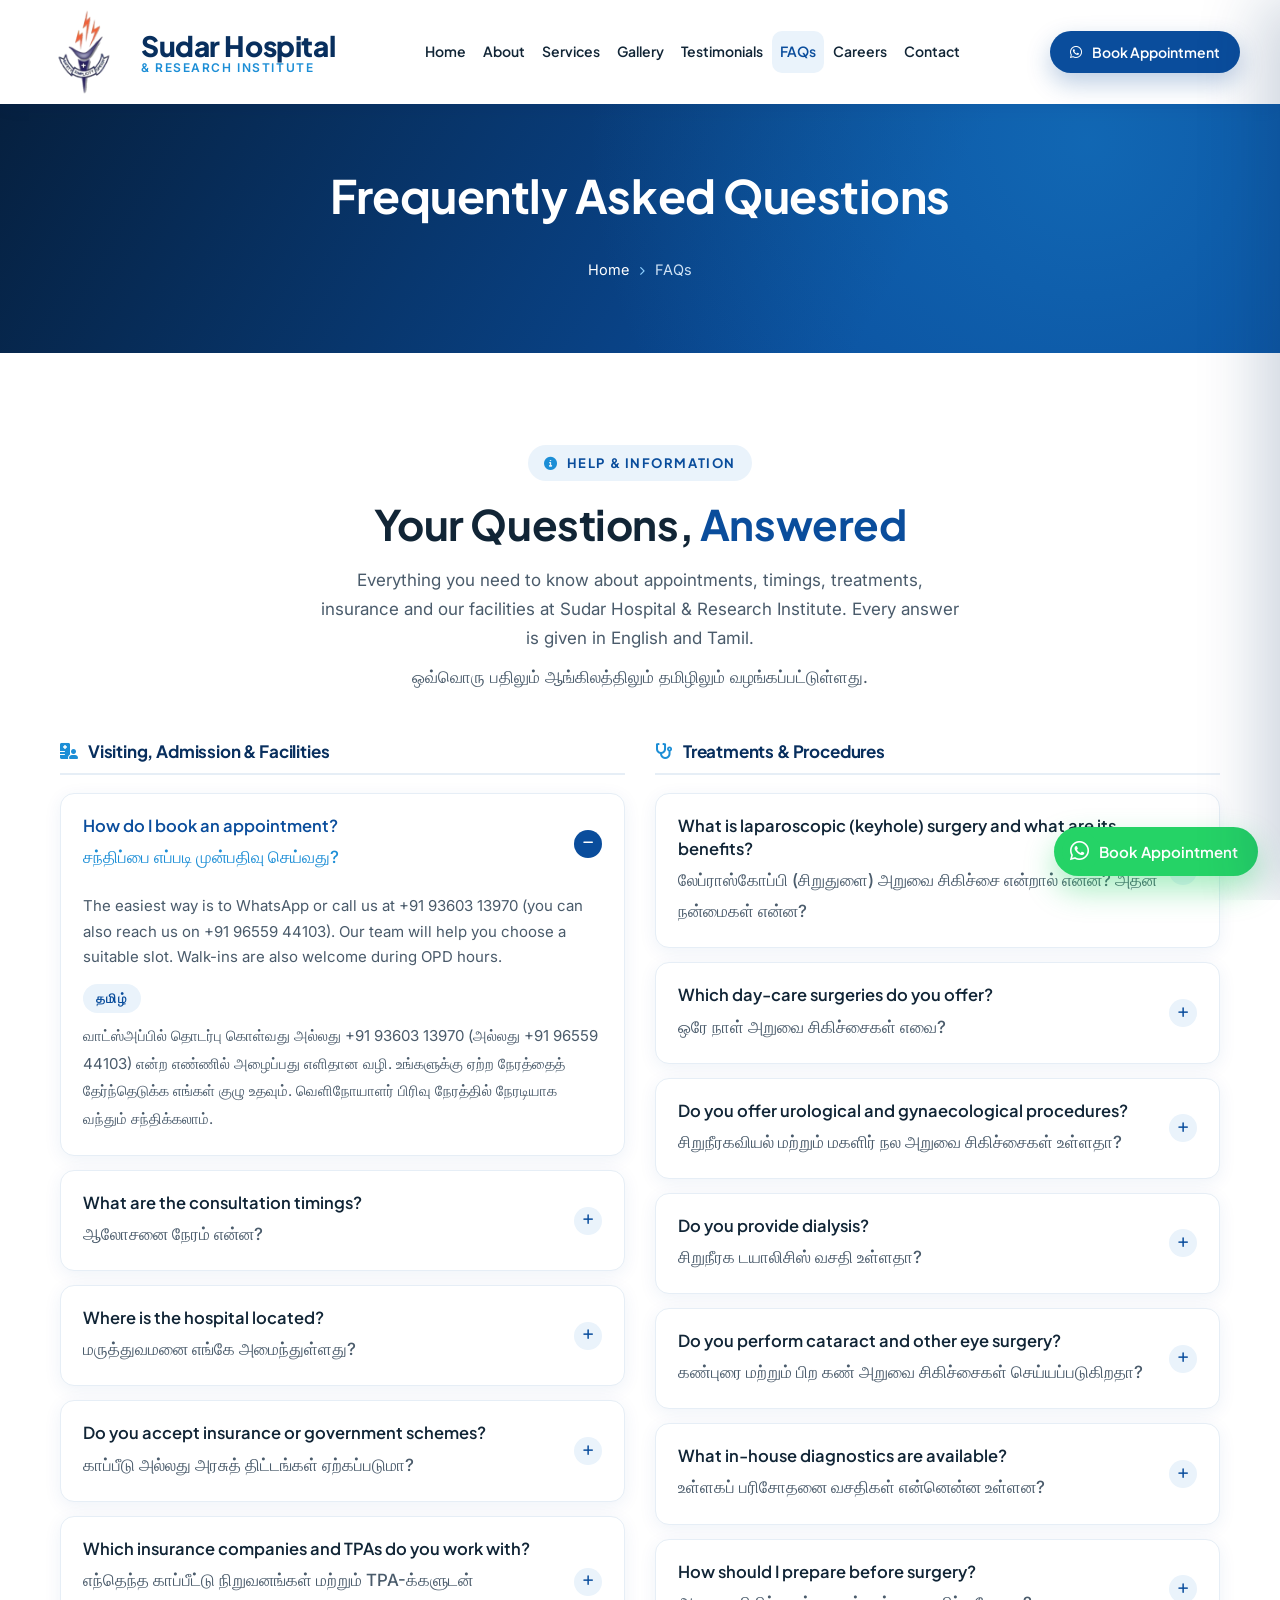
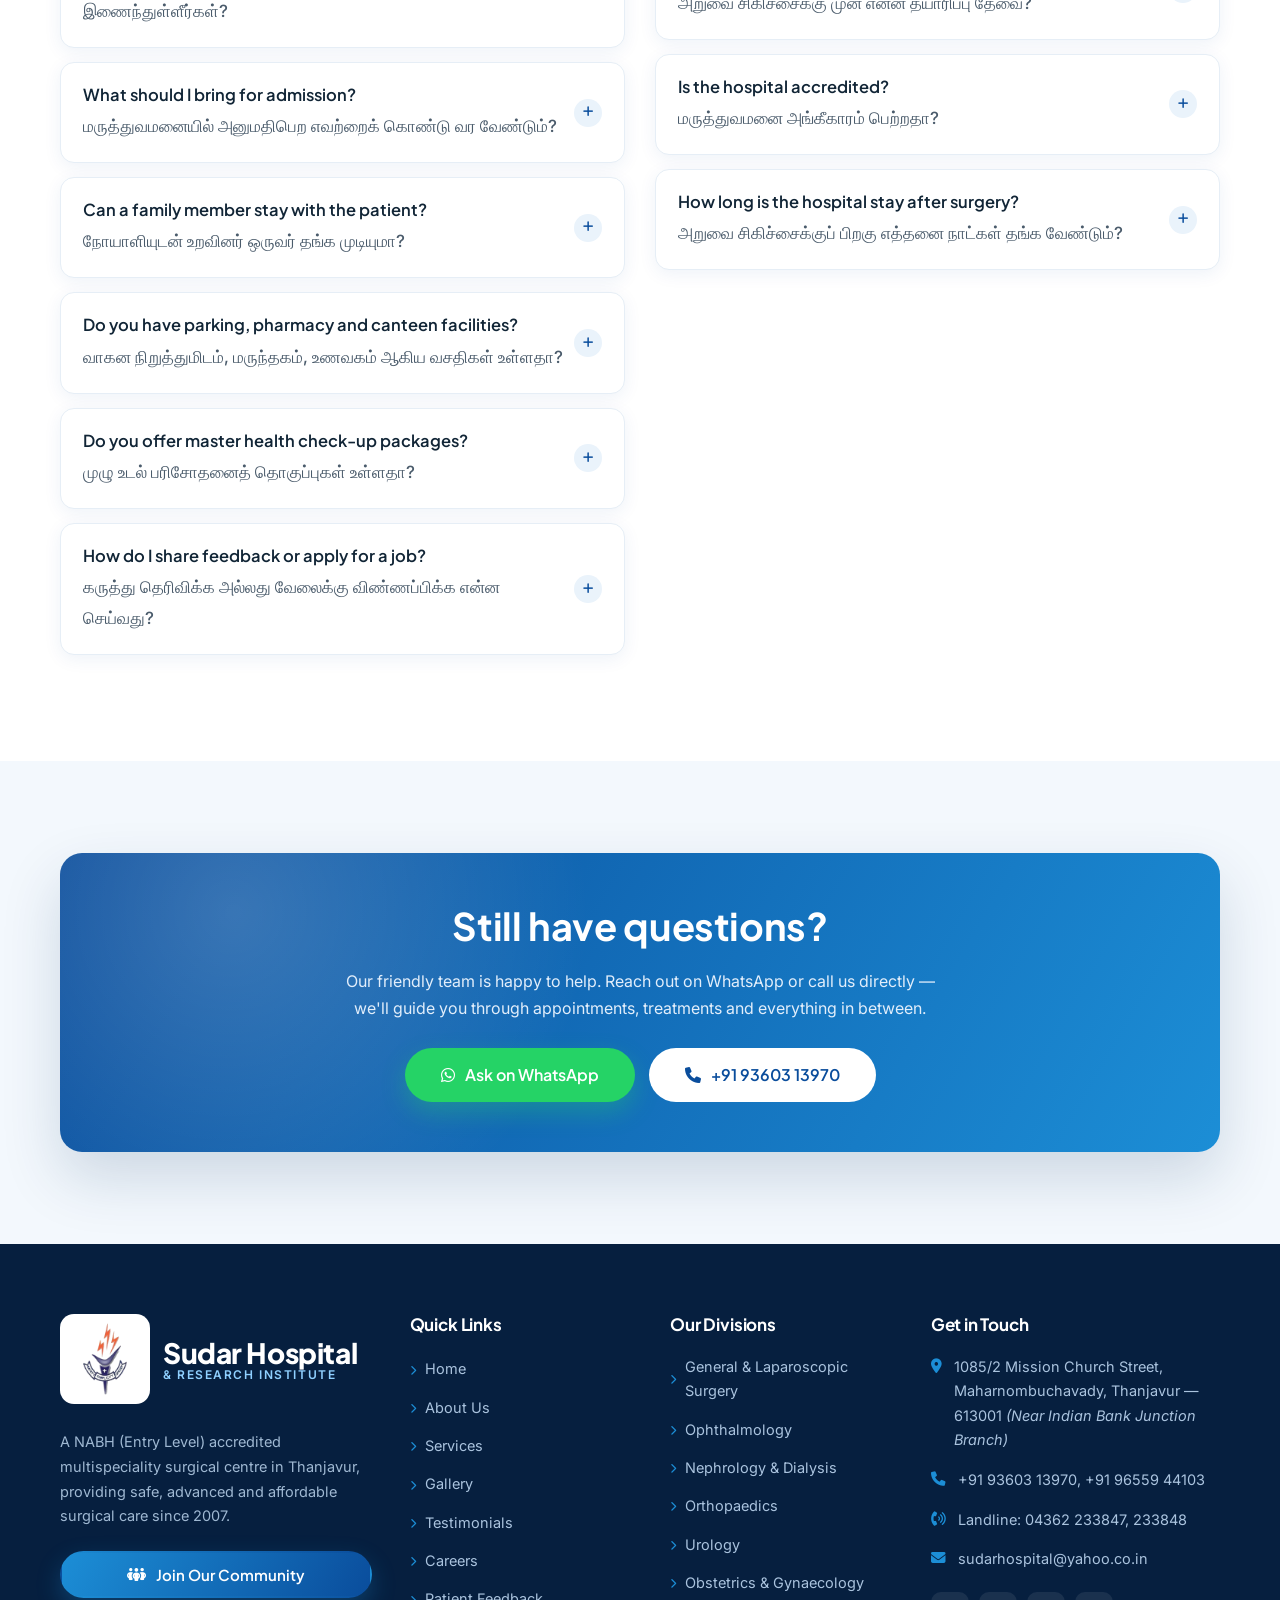
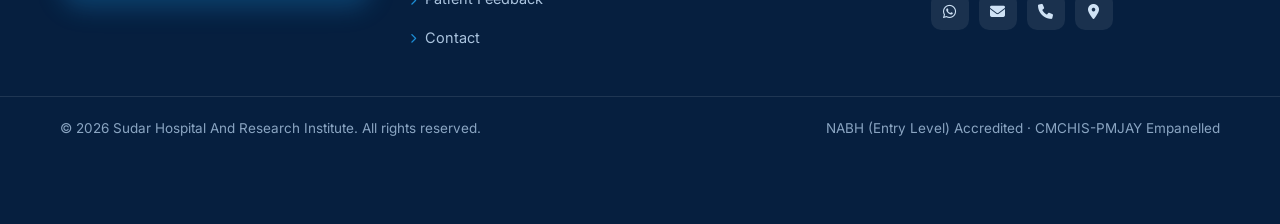
<file: faq.html>
<!DOCTYPE html>
<html lang="en">

<head>
  <meta charset="UTF-8">
  <meta name="viewport" content="width=device-width, initial-scale=1.0">
  <title>FAQs | Sudar Hospital &amp; Research Institute — Thanjavur</title>
  <meta name="description"
    content="19 frequently asked questions about Sudar Hospital &amp; Research Institute, Thanjavur — answered in English and Tamil. Appointments, timings, location, insurance &amp; CMCHIS-PMJAY, laparoscopic and day-care surgery, dialysis, eye care, diagnostics, admission and accreditation.">
  <meta name="keywords" content="Sudar Hospital FAQs, Thanjavur hospital questions, appointment booking, laparoscopic surgery, dialysis, cataract surgery, CMCHIS-PMJAY cashless, NABH (Entry Level) accredited, சுடர் மருத்துவமனை, தஞ்சாவூர் மருத்துவமனை, அறுவை சிகிச்சை">
  <meta property="og:title" content="FAQs | Sudar Hospital &amp; Research Institute — Thanjavur">
  <meta property="og:description" content="Answers to common questions — appointments, timings, location, insurance, laparoscopic &amp; day-care surgery, 24×7 dialysis and eye care.">
  <meta property="og:type" content="website">
  <meta name="theme-color" content="#0a4d9c">

  <!--===== FAVICON =====-->
  <link rel="icon" href="assets/img/sudar/logo/favicon.ico" sizes="any">
  <link rel="icon" type="image/png" sizes="32x32" href="assets/img/sudar/logo/favicon-32x32.png">
  <link rel="icon" type="image/png" sizes="16x16" href="assets/img/sudar/logo/favicon-16x16.png">
  <link rel="apple-touch-icon" href="assets/img/sudar/logo/apple-touch-icon.png">

  <!--===== FONTS =====-->
  <link rel="preconnect" href="https://fonts.googleapis.com">
  <link rel="preconnect" href="https://fonts.gstatic.com" crossorigin>
  <link rel="preload" as="style" href="https://fonts.googleapis.com/css2?family=Plus+Jakarta+Sans:wght@500;600;700;800&family=Inter:wght@400;500;600&display=swap" onload="this.onload=null;this.rel='stylesheet'">
  <noscript><link rel="stylesheet" href="https://fonts.googleapis.com/css2?family=Plus+Jakarta+Sans:wght@500;600;700;800&family=Inter:wght@400;500;600&display=swap"></noscript>

  <!--===== CSS =====-->
  <link rel="stylesheet" href="assets/css/fa-subset.css">
  <link rel="stylesheet" href="assets/css/sudar.css">

  <!--===== Local Business Schema =====-->
  <script type="application/ld+json">
  {
    "@context": "https://schema.org",
    "@type": "Hospital",
    "name": "Sudar Hospital And Research Institute",
    "description": "NABH (Entry Level) accredited multispeciality surgical centre in Thanjavur offering general & laparoscopic surgery, ophthalmology, dialysis and more.",
    "image": "assets/img/sudar/photos/front-photo.webp",
    "url": "https://sudarhospital.com",
    "telephone": "+919360313970",
    "medicalSpecialty": ["Surgery", "Ophthalmology", "Nephrology", "Orthopedic", "Urologic", "Gynecologic"],
    "address": {
      "@type": "PostalAddress",
      "streetAddress": "1085/2 Mission Church Street, Maharnombuchavady",
      "addressLocality": "Thanjavur",
      "addressRegion": "Tamil Nadu",
      "postalCode": "613001",
      "addressCountry": "IN"
    }
  }
  </script>
  <script type="application/ld+json">
{
  "@context": "https://schema.org",
  "@type": "FAQPage",
  "mainEntity": [
    {
      "@type": "Question",
      "name": "How do I book an appointment?",
      "acceptedAnswer": {
        "@type": "Answer",
        "text": "The easiest way is to WhatsApp or call us at +91 93603 13970 (you can also reach us on +91 96559 44103). Our team will help you choose a suitable slot. Walk-ins are also welcome during OPD hours. | வாட்ஸ்அப்பில் தொடர்பு கொள்வது அல்லது +91 93603 13970 (அல்லது +91 96559 44103) என்ற எண்ணில் அழைப்பது எளிதான வழி. உங்களுக்கு ஏற்ற நேரத்தைத் தேர்ந்தெடுக்க எங்கள் குழு உதவும். வெளிநோயாளர் பிரிவு நேரத்தில் நேரடியாக வந்தும் சந்திக்கலாம்."
      }
    },
    {
      "@type": "Question",
      "name": "What are the consultation timings?",
      "acceptedAnswer": {
        "@type": "Answer",
        "text": "Dr. S. Sasiraj (General & Laparoscopic Surgery) consults Monday to Saturday, 10:00 AM – 7:00 PM. Dr. G. Rohini (Eye) consults Monday to Saturday, 9:30 AM – 12:00 PM and 3:00 – 3:30 PM. | டாக்டர் ச. சசிராஜ் (பொது மற்றும் லேப்ராஸ்கோப்பி அறுவை சிகிச்சை) — திங்கள் முதல் சனி வரை, காலை 10:00 முதல் மாலை 7:00 வரை. டாக்டர் கோ. ரோகிணி (கண் பிரிவு) — திங்கள் முதல் சனி வரை, காலை 9:30 முதல் மதியம் 12:00 வரை மற்றும் பிற்பகல் 3:00 முதல் 3:30 வரை."
      }
    },
    {
      "@type": "Question",
      "name": "Where is the hospital located?",
      "acceptedAnswer": {
        "@type": "Answer",
        "text": "We are at 1085/2 Mission Church Street, Maharnombuchavady, Thanjavur – 613001 (Near Indian Bank Junction Branch). It is easily accessible from across the city. | 1085/2 மிஷன் சர்ச் தெரு, மகாரநோன்புச்சாவடி, தஞ்சாவூர் – 613001 (இந்தியன் வங்கி சந்திப்புக் கிளை அருகில்). நகரின் அனைத்துப் பகுதிகளிலிருந்தும் எளிதாக வந்தடையலாம்."
      }
    },
    {
      "@type": "Question",
      "name": "Do you accept insurance or government schemes?",
      "acceptedAnswer": {
        "@type": "Answer",
        "text": "Yes. Sudar Hospital is empanelled with CMCHIS-PMJAY, offering cashless treatment for eligible patients. Please carry your scheme card and a valid ID for verification. | ஆம். சுடர் மருத்துவமனை CMCHIS-PMJAY திட்டத்தில் இணைந்துள்ளது; தகுதியுள்ள நோயாளிகளுக்கு ரொக்கமில்லா சிகிச்சை வழங்கப்படுகிறது. உங்கள் திட்ட அட்டையையும் அடையாள அட்டையையும் கொண்டு வரவும்."
      }
    },
    {
      "@type": "Question",
      "name": "Which insurance companies and TPAs do you work with?",
      "acceptedAnswer": {
        "@type": "Answer",
        "text": "We are empanelled with 18 insurers and TPAs — including Star Health, Care Health, HDFC ERGO, Aditya Birla, TATA AIG, SBI General, Navi, Galaxy and Religare, alongside Medi Assist, MD India, FHPL, Heritage Health, Raksha, Safeway, Vipul and MedSave. For insurance queries, write to sudarhospital@yahoo.co.in. | மொத்தம் 18 காப்பீட்டு நிறுவனங்கள் மற்றும் TPA-க்களுடன் இணைந்துள்ளோம் — ஸ்டார் ஹெல்த், கேர் ஹெல்த், HDFC எர்கோ, ஆதித்ய பிர்லா, டாடா AIG, SBI ஜெனரல், நவி, கேலக்ஸி, ரெலிகேர் ஆகியவற்றுடன், மெடி அசிஸ்ட், MD இந்தியா, FHPL, ஹெரிடேஜ் ஹெல்த், ரக்ஷா, சேஃப்வே, விபுல், மெட்சேவ் ஆகியவையும் அடங்கும். காப்பீடு தொடர்பான கேள்விகளுக்கு sudarhospital@yahoo.co.in முகவரிக்கு எழுதவும்."
      }
    },
    {
      "@type": "Question",
      "name": "What should I bring for admission?",
      "acceptedAnswer": {
        "@type": "Answer",
        "text": "Please bring a photo ID (Aadhaar), your insurance or scheme card, any previous medical records, scan and test reports, a list of the medicines you are currently taking, and personal clothing for your stay. | புகைப்பட அடையாள அட்டை (ஆதார்), காப்பீடு அல்லது திட்ட அட்டை, முந்தைய மருத்துவப் பதிவுகள், ஸ்கேன் மற்றும் பரிசோதனை அறிக்கைகள், நீங்கள் தற்போது எடுத்துக்கொள்ளும் மருந்துகளின் பட்டியல், தங்குவதற்குத் தேவையான உடைகள் ஆகியவற்றைக் கொண்டு வரவும்."
      }
    },
    {
      "@type": "Question",
      "name": "Can a family member stay with the patient?",
      "acceptedAnswer": {
        "@type": "Answer",
        "text": "Yes. One attendant may stay with each admitted patient, and our single and luxury rooms are equipped for an attendant. Visiting hours for the ICU are set separately for infection-control reasons. | ஆம். அனுமதிக்கப்பட்ட ஒவ்வொரு நோயாளியுடனும் ஒருவர் உடன் தங்கலாம்; தனி அறை மற்றும் சொகுசு அறைகளில் உடன் இருப்பவருக்கான வசதி உள்ளது. தொற்றுக் கட்டுப்பாட்டுக் காரணங்களால் தீவிர சிகிச்சைப் பிரிவின் (ICU) பார்வையாளர் நேரம் தனியாக நிர்ணயிக்கப்படுகிறது."
      }
    },
    {
      "@type": "Question",
      "name": "Do you have parking, pharmacy and canteen facilities?",
      "acceptedAnswer": {
        "@type": "Answer",
        "text": "Yes. The campus has on-site parking for patients and visitors, an in-house pharmacy (with a separate theatre pharmacy), a canteen and a landscaped garden. | ஆம். வளாகத்திற்குள் நோயாளிகள் மற்றும் வருகையாளர்களுக்கான வாகன நிறுத்துமிடம், உள்ளக மருந்தகம் (அறுவை சிகிச்சைப் பிரிவிற்கெனத் தனி மருந்தகம் உட்பட), உணவகம் மற்றும் தோட்டம் ஆகியவை உள்ளன."
      }
    },
    {
      "@type": "Question",
      "name": "Do you offer master health check-up packages?",
      "acceptedAnswer": {
        "@type": "Answer",
        "text": "Yes. Our preventive health check-ups combine laboratory tests, ECG, ECHO, TMT, ultrasound and X-ray — completed in a single visit, with your reports reviewed by our consultants. Call or WhatsApp us for the current package list and pricing. | ஆம். ஆய்வகப் பரிசோதனைகள், ECG, ECHO, TMT, அல்ட்ராசவுண்ட் மற்றும் எக்ஸ்-ரே ஆகியவை அடங்கிய தடுப்பு சுகாதாரப் பரிசோதனைத் தொகுப்புகள் ஒரே வருகையில் முடிக்கப்படுகின்றன; அறிக்கைகளை எங்கள் மருத்துவர்கள் ஆய்வு செய்வார்கள். தொகுப்பு விவரங்களுக்கும் கட்டணத்திற்கும் எங்களை அழைக்கவும் அல்லது வாட்ஸ்அப் செய்யவும்."
      }
    },
    {
      "@type": "Question",
      "name": "How do I share feedback or apply for a job?",
      "acceptedAnswer": {
        "@type": "Answer",
        "text": "We welcome feedback about your hospitalisation — write to drsumathi@sudarhospital.com, message us on WhatsApp, or use our Patient Feedback page. For job opportunities, send your résumé to careersudar@gmail.com or see our Careers page. | உங்கள் மருத்துவமனை அனுபவம் குறித்த கருத்துகளை drsumathi@sudarhospital.com முகவரிக்கு எழுதலாம், வாட்ஸ்அப்பில் தெரிவிக்கலாம், அல்லது எங்கள் நோயாளர் கருத்துப் பக்கத்தைப் பயன்படுத்தலாம். வேலை வாய்ப்புகளுக்கு உங்கள் விண்ணப்பத்தை careersudar@gmail.com முகவரிக்கு அனுப்பவும்."
      }
    },
    {
      "@type": "Question",
      "name": "What is laparoscopic (keyhole) surgery and what are its benefits?",
      "acceptedAnswer": {
        "@type": "Answer",
        "text": "Laparoscopic surgery is a minimally invasive technique performed through a few small incisions. It means less pain, lower infection risk, a shorter hospital stay and faster recovery. Dr. Sasiraj is a pioneer of laparoscopy in Thanjavur, with 30,000+ surgeries performed. | சில சிறிய கீறல்கள் மூலம் செய்யப்படும் குறைந்தபட்ச ஊடுருவல் அறுவை சிகிச்சை முறை இது. வலி குறைவு, தொற்று ஏற்படும் ஆபத்து குறைவு, மருத்துவமனையில் குறைவான நாட்கள், விரைவான குணமடைதல் ஆகியவை இதன் நன்மைகள். தஞ்சாவூரில் லேப்ராஸ்கோப்பி அறுவை சிகிச்சையின் முன்னோடியான டாக்டர் சசிராஜ், 30,000-க்கும் மேற்பட்ட அறுவை சிகிச்சைகளைச் செய்துள்ளார்."
      }
    },
    {
      "@type": "Question",
      "name": "Which day-care surgeries do you offer?",
      "acceptedAnswer": {
        "@type": "Answer",
        "text": "We perform many minor procedures with same-day discharge — including cyst, lipoma and wart removal, circumcision, abscess drainage, tongue-tie release and more. Your surgeon will advise whether your procedure is suitable for day-care. | நீர்க்கட்டி, லிபோமா மற்றும் மரு நீக்கம், விருத்தசேதனம், சீழ்க்கட்டி வடிகட்டல், நாக்குக் கட்டு நீக்கம் உள்ளிட்ட பல சிறு அறுவை சிகிச்சைகள் அன்றே வீடு திரும்பும் வகையில் செய்யப்படுகின்றன. உங்கள் சிகிச்சைக்கு இது பொருந்துமா என்பதை அறுவை சிகிச்சை நிபுணர் அறிவுறுத்துவார்."
      }
    },
    {
      "@type": "Question",
      "name": "Do you offer urological and gynaecological procedures?",
      "acceptedAnswer": {
        "@type": "Answer",
        "text": "Yes. In urology we perform Uretero Renal Scopy (URS), Trans Urethral Resection of the Prostate (TURP), Percutaneous Nephrolithotomy (PCNL) and stent removal. In gynaecology we perform Laparoscopic Assisted Vaginal Hysterectomy, laparoscopic ovarian cystectomy, surgery for ectopic pregnancy and laparoscopic sterilisation. | ஆம். சிறுநீரகவியலில் URS, TURP, PCNL மற்றும் ஸ்டென்ட் அகற்றுதல் செய்யப்படுகின்றன. மகளிர் நலப் பிரிவில் லேப்ராஸ்கோப்பி முறையிலான கருப்பை நீக்கம், சினைப்பை நீர்க்கட்டி நீக்கம், கருப்பைக்கு வெளியேயான கர்ப்பத்திற்கான அறுவை சிகிச்சை மற்றும் கருத்தடை அறுவை சிகிச்சை ஆகியவை செய்யப்படுகின்றன."
      }
    },
    {
      "@type": "Question",
      "name": "Do you provide dialysis?",
      "acceptedAnswer": {
        "@type": "Answer",
        "text": "Yes. Our Nephrology division runs 3 dialysis machines 24×7 with strict infection control, supported by a dedicated reverse-osmosis water plant. We also offer AV fistula creation and central line insertion for dialysis access. | ஆம். எங்கள் சிறுநீரகவியல் பிரிவில் 3 டயாலிசிஸ் இயந்திரங்கள் 24×7 இயங்குகின்றன; கடுமையான தொற்றுக் கட்டுப்பாட்டு நடைமுறைகளுடன், டயாலிசிஸுக்கெனத் தனி RO நீர் சுத்திகரிப்பு நிலையமும் உள்ளது. டயாலிசிஸ் அணுகலுக்கான AV ஃபிஸ்துலா மற்றும் சென்ட்ரல் லைன் பொருத்துதலும் செய்யப்படுகிறது."
      }
    },
    {
      "@type": "Question",
      "name": "Do you perform cataract and other eye surgery?",
      "acceptedAnswer": {
        "@type": "Answer",
        "text": "Yes. Our ophthalmic division offers phacoemulsification cataract surgery, glaucoma management and diabetic retinopathy evaluation. Dr. G. Rohini has performed more than 15,000 cataract surgeries, and we conduct a free eye clinic every Thursday for the underprivileged. | ஆம். ஃபேகோ முறையிலான கண்புரை அறுவை சிகிச்சை, கிளாக்கோமா சிகிச்சை மற்றும் நீரிழிவு விழித்திரை பரிசோதனை ஆகியவை வழங்கப்படுகின்றன. டாக்டர் கோ. ரோகிணி 15,000-க்கும் மேற்பட்ட கண்புரை அறுவை சிகிச்சைகளைச் செய்துள்ளார். ஏழை எளிய மக்களுக்கு ஒவ்வொரு வியாழக்கிழமையும் இலவசக் கண் பரிசோதனை நடத்தப்படுகிறது."
      }
    },
    {
      "@type": "Question",
      "name": "What in-house diagnostics are available?",
      "acceptedAnswer": {
        "@type": "Answer",
        "text": "Laboratory, CT scan, X-ray, ECG, ECHO, TMT, ultrasound and pharmacy are all available on the same campus — so you do not need to travel elsewhere for tests before or after your treatment. | ஆய்வகம், CT ஸ்கேன், எக்ஸ்-ரே, ECG, ECHO, TMT, அல்ட்ராசவுண்ட் மற்றும் மருந்தகம் ஆகிய அனைத்தும் ஒரே வளாகத்தில் உள்ளன — சிகிச்சைக்கு முன்னும் பின்னும் பரிசோதனைகளுக்காக வெளியே செல்ல வேண்டியதில்லை."
      }
    },
    {
      "@type": "Question",
      "name": "How should I prepare before surgery?",
      "acceptedAnswer": {
        "@type": "Answer",
        "text": "There is no need to fear for surgeries. The anaesthesiologist will advise which routine medicines (BP, sugar and so on) to take or stop. Heart medicines such as Aspirin and Clopilet must be stopped one week before surgery. Bathe thoroughly with soap before coming in, and follow any fasting instructions you are given. | அறுவை சிகிச்சைக்கு அஞ்ச வேண்டியதில்லை. இரத்த அழுத்தம், சர்க்கரை போன்ற வழக்கமான மருந்துகளை எடுக்க வேண்டுமா அல்லது நிறுத்த வேண்டுமா என்பதை மயக்க மருத்துவர் அறிவுறுத்துவார். ஆஸ்பிரின், க்ளோபிலெட் போன்ற இதய மருந்துகள் அறுவை சிகிச்சைக்கு ஒரு வாரம் முன்பே நிறுத்தப்பட வேண்டும். வருவதற்கு முன் சோப்பு போட்டு நன்கு குளிக்கவும்; உணவு தவிர்ப்பு குறித்த அறிவுறுத்தல்களைப் பின்பற்றவும்."
      }
    },
    {
      "@type": "Question",
      "name": "Is the hospital accredited?",
      "acceptedAnswer": {
        "@type": "Answer",
        "text": "Yes. Sudar Hospital is NABH Entry-Level accredited since 2017. We are also CAHO ACE-CSSD certified (twice consecutively) and iCOMPLY certified for Infection Prevention & Control, and registered under the Tamil Nadu Clinical Establishments Act. | ஆம். 2017 முதல் NABH நுழைவு நிலை அங்கீகாரம் பெற்றுள்ளோம். மேலும் CAHO ACE-CSSD சான்றிதழ் (தொடர்ந்து இரண்டு முறை), தொற்றுத் தடுப்பு மற்றும் கட்டுப்பாட்டுக்கான iCOMPLY சான்றிதழ் ஆகியவற்றையும் பெற்றுள்ளோம். தமிழ்நாடு மருத்துவ நிறுவனங்கள் சட்டத்தின் கீழும் பதிவு செய்யப்பட்டுள்ளோம்."
      }
    },
    {
      "@type": "Question",
      "name": "How long is the hospital stay after surgery?",
      "acceptedAnswer": {
        "@type": "Answer",
        "text": "Many of our procedures are day-care or short-stay — minimal length of stay is a core commitment of ours. The exact duration depends on the procedure, and your surgeon will advise you accordingly. | எங்கள் பெரும்பாலான சிகிச்சைகள் ஒரே நாள் அல்லது குறுகிய காலத் தங்குதலுடன் முடிகின்றன — குறைந்தபட்சத் தங்கும் காலம் எங்கள் முக்கியக் கொள்கைகளில் ஒன்று. சரியான கால அளவு சிகிச்சையைப் பொறுத்தது; உங்கள் மருத்துவர் அதற்கேற்ப அறிவுறுத்துவார்."
      }
    }
  ]
}
  </script>
</head>

<body>


  <!--===== FLOATING WHATSAPP + TOP =====-->
  <a class="sd-wa" href="https://api.whatsapp.com/send/?phone=919360313970&text=Hello%20Sudar%20Hospital%2C%20I%20would%20like%20to%20book%20an%20appointment." target="_blank" rel="noopener" aria-label="Book on WhatsApp">
    <span class="sd-wa__pulse"></span><i class="fa-brands fa-whatsapp"></i><span class="sd-wa__label">Book Appointment</span>
  </a>
  <button class="sd-top" aria-label="Back to top"><i class="fa-solid fa-arrow-up"></i></button>

  <!--===== HEADER =====-->

  <header class="sd-header">
    <div class="sd-container sd-header__in">
      <a href="index.html" class="sd-brand">
        <img src="assets/img/sudar/logo/sudar-logo.webp" alt="Sudar Hospital logo" class="sd-brand__mark">
        <span class="sd-brand__tx"><b>Sudar Hospital</b><span>&amp; Research Institute</span></span>
      </a>
      <nav class="sd-nav">
        <a href="index.html">Home</a>
        <a href="about.html">About</a>
        <a href="services.html">Services</a>
        <a href="gallery.html">Gallery</a>
        <a href="testimonial.html">Testimonials</a>
        <a href="faq.html" class="active">FAQs</a>
        <a href="careers.html">Careers</a>
        <a href="contact.html">Contact</a>
      </nav>
      <div class="sd-header__cta">
        <a href="https://api.whatsapp.com/send/?phone=919360313970&amp;text=Hello%20Sudar%20Hospital%2C%20I%20would%20like%20to%20book%20an%20appointment." target="_blank" rel="noopener" class="sd-btn sd-btn--primary"><i class="fa-brands fa-whatsapp"></i> Book Appointment</a>
        <button class="sd-burger" aria-label="Open menu"><i class="fa-solid fa-bars-staggered"></i></button>
      </div>
    </div>
  </header>

  <!--===== MOBILE DRAWER =====-->
  <div class="sd-offcanvas">
  <div class="sd-overlay"></div>
  <aside class="sd-drawer" aria-label="Mobile menu">
    <div class="sd-drawer__head">
      <a href="index.html" class="sd-brand">
        <img src="assets/img/sudar/logo/sudar-logo.webp" alt="Sudar Hospital logo" class="sd-brand__mark">
        <span class="sd-brand__tx"><b>Sudar Hospital</b><span>&amp; Research Institute</span></span>
      </a>
      <button class="sd-drawer__close" aria-label="Close menu"><i class="fa-solid fa-xmark"></i></button>
    </div>
    <nav>
      <a href="index.html">Home</a>
      <a href="about.html">About</a>
      <a href="services.html">Services</a>
      <a href="gallery.html">Gallery</a>
      <a href="testimonial.html">Testimonials</a>
      <a href="faq.html" class="active">FAQs</a>
      <a href="careers.html">Careers</a>
      <a href="feedback.html">Feedback</a>
      <a href="contact.html">Contact</a>
    </nav>
    <div class="sd-drawer__cta">
      <a href="https://api.whatsapp.com/send/?phone=919360313970&text=Hello%20Sudar%20Hospital%2C%20I%20would%20like%20to%20book%20an%20appointment." target="_blank" rel="noopener" class="sd-btn sd-btn--wa"><i class="fa-brands fa-whatsapp"></i> Book on WhatsApp</a>
      <a href="tel:+919360313970" class="sd-btn sd-btn--ghost"><i class="fa-solid fa-phone"></i> Call Now</a>
    </div>
    <div class="sd-drawer__contact">
      <a href="https://www.google.com/maps?q=Sudar+Hospital+And+Research+Institute+Thanjavur" target="_blank" rel="noopener"><i class="fa-solid fa-location-dot"></i> 1085/2 Mission Church Street, Maharnombuchavady, Thanjavur — 613001</a>
      <a href="mailto:sudarhospital@yahoo.co.in"><i class="fa-solid fa-envelope"></i> sudarhospital@yahoo.co.in</a>
    </div>
  </aside>
  </div>

  <!--===== PAGE HERO =====-->
  <section class="sd-pagehero">
    <div class="sd-container">
      <h1>Frequently Asked Questions</h1>
      <div class="sd-crumb">
        <a href="index.html">Home</a>
        <i class="fa-solid fa-chevron-right"></i>
        <span>FAQs</span>
      </div>
    </div>
  </section>

  <!--===== FAQ ACCORDION =====-->
  <section class="sd-section">
    <div class="sd-container">
      <div class="sd-head-center" data-aos="fade-up" style="margin-bottom:48px;">
        <span class="sd-eyebrow"><i class="fa-solid fa-circle-info"></i> Help &amp; Information</span>
        <h2 class="sd-title">Your Questions, <span class="hl">Answered</span></h2>
        <p class="sd-lead sd-narrow">Everything you need to know about appointments, timings, treatments, insurance and our facilities at Sudar Hospital &amp; Research Institute. Every answer is given in English and Tamil.<br><span lang="ta" style="display:inline-block;margin-top:8px;">ஒவ்வொரு பதிலும் ஆங்கிலத்திலும் தமிழிலும் வழங்கப்பட்டுள்ளது.</span></p>
      </div>
      <div class="sd-faq-grid">
        <div>
          <h3 class="sd-faq__coltitle"><i class="fa-solid fa-hospital-user"></i> Visiting, Admission &amp; Facilities</h3>
          <div class="sd-faq">
        <div class="sd-faq__item is-open" data-aos="fade-up">
          <button class="sd-faq__q">How do I book an appointment?<span class="sd-faq__q-ta" lang="ta">சந்திப்பை எப்படி முன்பதிவு செய்வது?</span></button>
          <div class="sd-faq__a">
            <p>The easiest way is to WhatsApp or call us at +91 93603 13970 (you can also reach us on +91 96559 44103). Our team will help you choose a suitable slot. Walk-ins are also welcome during OPD hours.</p>
            <div class="sd-pc-lang">தமிழ்</div>
            <p lang="ta">வாட்ஸ்அப்பில் தொடர்பு கொள்வது அல்லது +91 93603 13970 (அல்லது +91 96559 44103) என்ற எண்ணில் அழைப்பது எளிதான வழி. உங்களுக்கு ஏற்ற நேரத்தைத் தேர்ந்தெடுக்க எங்கள் குழு உதவும். வெளிநோயாளர் பிரிவு நேரத்தில் நேரடியாக வந்தும் சந்திக்கலாம்.</p>
          </div>
        </div>
        <div class="sd-faq__item" data-aos="fade-up">
          <button class="sd-faq__q">What are the consultation timings?<span class="sd-faq__q-ta" lang="ta">ஆலோசனை நேரம் என்ன?</span></button>
          <div class="sd-faq__a">
            <p>Dr. S. Sasiraj (General &amp; Laparoscopic Surgery) consults Monday to Saturday, 10:00 AM – 7:00 PM. Dr. G. Rohini (Eye) consults Monday to Saturday, 9:30 AM – 12:00 PM and 3:00 – 3:30 PM.</p>
            <div class="sd-pc-lang">தமிழ்</div>
            <p lang="ta">டாக்டர் ச. சசிராஜ் (பொது மற்றும் லேப்ராஸ்கோப்பி அறுவை சிகிச்சை) — திங்கள் முதல் சனி வரை, காலை 10:00 முதல் மாலை 7:00 வரை. டாக்டர் கோ. ரோகிணி (கண் பிரிவு) — திங்கள் முதல் சனி வரை, காலை 9:30 முதல் மதியம் 12:00 வரை மற்றும் பிற்பகல் 3:00 முதல் 3:30 வரை.</p>
          </div>
        </div>
        <div class="sd-faq__item" data-aos="fade-up">
          <button class="sd-faq__q">Where is the hospital located?<span class="sd-faq__q-ta" lang="ta">மருத்துவமனை எங்கே அமைந்துள்ளது?</span></button>
          <div class="sd-faq__a">
            <p>We are at 1085/2 Mission Church Street, Maharnombuchavady, Thanjavur – 613001 (Near Indian Bank Junction Branch). It is easily accessible from across the city.</p>
            <div class="sd-pc-lang">தமிழ்</div>
            <p lang="ta">1085/2 மிஷன் சர்ச் தெரு, மகாரநோன்புச்சாவடி, தஞ்சாவூர் – 613001 (இந்தியன் வங்கி சந்திப்புக் கிளை அருகில்). நகரின் அனைத்துப் பகுதிகளிலிருந்தும் எளிதாக வந்தடையலாம்.</p>
          </div>
        </div>
        <div class="sd-faq__item" data-aos="fade-up">
          <button class="sd-faq__q">Do you accept insurance or government schemes?<span class="sd-faq__q-ta" lang="ta">காப்பீடு அல்லது அரசுத் திட்டங்கள் ஏற்கப்படுமா?</span></button>
          <div class="sd-faq__a">
            <p>Yes. Sudar Hospital is empanelled with CMCHIS-PMJAY, offering cashless treatment for eligible patients. Please carry your scheme card and a valid ID for verification.</p>
            <div class="sd-pc-lang">தமிழ்</div>
            <p lang="ta">ஆம். சுடர் மருத்துவமனை CMCHIS-PMJAY திட்டத்தில் இணைந்துள்ளது; தகுதியுள்ள நோயாளிகளுக்கு ரொக்கமில்லா சிகிச்சை வழங்கப்படுகிறது. உங்கள் திட்ட அட்டையையும் அடையாள அட்டையையும் கொண்டு வரவும்.</p>
          </div>
        </div>
        <div class="sd-faq__item" data-aos="fade-up">
          <button class="sd-faq__q">Which insurance companies and TPAs do you work with?<span class="sd-faq__q-ta" lang="ta">எந்தெந்த காப்பீட்டு நிறுவனங்கள் மற்றும் TPA-க்களுடன் இணைந்துள்ளீர்கள்?</span></button>
          <div class="sd-faq__a">
            <p>We are empanelled with 18 insurers and TPAs — including Star Health, Care Health, HDFC ERGO, Aditya Birla, TATA AIG, SBI General, Navi, Galaxy and Religare, alongside Medi Assist, MD India, FHPL, Heritage Health, Raksha, Safeway, Vipul and MedSave. For insurance queries, write to sudarhospital@yahoo.co.in.</p>
            <div class="sd-pc-lang">தமிழ்</div>
            <p lang="ta">மொத்தம் 18 காப்பீட்டு நிறுவனங்கள் மற்றும் TPA-க்களுடன் இணைந்துள்ளோம் — ஸ்டார் ஹெல்த், கேர் ஹெல்த், HDFC எர்கோ, ஆதித்ய பிர்லா, டாடா AIG, SBI ஜெனரல், நவி, கேலக்ஸி, ரெலிகேர் ஆகியவற்றுடன், மெடி அசிஸ்ட், MD இந்தியா, FHPL, ஹெரிடேஜ் ஹெல்த், ரக்ஷா, சேஃப்வே, விபுல், மெட்சேவ் ஆகியவையும் அடங்கும். காப்பீடு தொடர்பான கேள்விகளுக்கு sudarhospital@yahoo.co.in முகவரிக்கு எழுதவும்.</p>
          </div>
        </div>
        <div class="sd-faq__item" data-aos="fade-up">
          <button class="sd-faq__q">What should I bring for admission?<span class="sd-faq__q-ta" lang="ta">மருத்துவமனையில் அனுமதிபெற எவற்றைக் கொண்டு வர வேண்டும்?</span></button>
          <div class="sd-faq__a">
            <p>Please bring a photo ID (Aadhaar), your insurance or scheme card, any previous medical records, scan and test reports, a list of the medicines you are currently taking, and personal clothing for your stay.</p>
            <div class="sd-pc-lang">தமிழ்</div>
            <p lang="ta">புகைப்பட அடையாள அட்டை (ஆதார்), காப்பீடு அல்லது திட்ட அட்டை, முந்தைய மருத்துவப் பதிவுகள், ஸ்கேன் மற்றும் பரிசோதனை அறிக்கைகள், நீங்கள் தற்போது எடுத்துக்கொள்ளும் மருந்துகளின் பட்டியல், தங்குவதற்குத் தேவையான உடைகள் ஆகியவற்றைக் கொண்டு வரவும்.</p>
          </div>
        </div>
        <div class="sd-faq__item" data-aos="fade-up">
          <button class="sd-faq__q">Can a family member stay with the patient?<span class="sd-faq__q-ta" lang="ta">நோயாளியுடன் உறவினர் ஒருவர் தங்க முடியுமா?</span></button>
          <div class="sd-faq__a">
            <p>Yes. One attendant may stay with each admitted patient, and our single and luxury rooms are equipped for an attendant. Visiting hours for the ICU are set separately for infection-control reasons.</p>
            <div class="sd-pc-lang">தமிழ்</div>
            <p lang="ta">ஆம். அனுமதிக்கப்பட்ட ஒவ்வொரு நோயாளியுடனும் ஒருவர் உடன் தங்கலாம்; தனி அறை மற்றும் சொகுசு அறைகளில் உடன் இருப்பவருக்கான வசதி உள்ளது. தொற்றுக் கட்டுப்பாட்டுக் காரணங்களால் தீவிர சிகிச்சைப் பிரிவின் (ICU) பார்வையாளர் நேரம் தனியாக நிர்ணயிக்கப்படுகிறது.</p>
          </div>
        </div>
        <div class="sd-faq__item" data-aos="fade-up">
          <button class="sd-faq__q">Do you have parking, pharmacy and canteen facilities?<span class="sd-faq__q-ta" lang="ta">வாகன நிறுத்துமிடம், மருந்தகம், உணவகம் ஆகிய வசதிகள் உள்ளதா?</span></button>
          <div class="sd-faq__a">
            <p>Yes. The campus has on-site parking for patients and visitors, an in-house pharmacy (with a separate theatre pharmacy), a canteen and a landscaped garden.</p>
            <div class="sd-pc-lang">தமிழ்</div>
            <p lang="ta">ஆம். வளாகத்திற்குள் நோயாளிகள் மற்றும் வருகையாளர்களுக்கான வாகன நிறுத்துமிடம், உள்ளக மருந்தகம் (அறுவை சிகிச்சைப் பிரிவிற்கெனத் தனி மருந்தகம் உட்பட), உணவகம் மற்றும் தோட்டம் ஆகியவை உள்ளன.</p>
          </div>
        </div>
        <div class="sd-faq__item" data-aos="fade-up">
          <button class="sd-faq__q">Do you offer master health check-up packages?<span class="sd-faq__q-ta" lang="ta">முழு உடல் பரிசோதனைத் தொகுப்புகள் உள்ளதா?</span></button>
          <div class="sd-faq__a">
            <p>Yes. Our preventive health check-ups combine laboratory tests, ECG, ECHO, TMT, ultrasound and X-ray — completed in a single visit, with your reports reviewed by our consultants. Call or WhatsApp us for the current package list and pricing.</p>
            <div class="sd-pc-lang">தமிழ்</div>
            <p lang="ta">ஆம். ஆய்வகப் பரிசோதனைகள், ECG, ECHO, TMT, அல்ட்ராசவுண்ட் மற்றும் எக்ஸ்-ரே ஆகியவை அடங்கிய தடுப்பு சுகாதாரப் பரிசோதனைத் தொகுப்புகள் ஒரே வருகையில் முடிக்கப்படுகின்றன; அறிக்கைகளை எங்கள் மருத்துவர்கள் ஆய்வு செய்வார்கள். தொகுப்பு விவரங்களுக்கும் கட்டணத்திற்கும் எங்களை அழைக்கவும் அல்லது வாட்ஸ்அப் செய்யவும்.</p>
          </div>
        </div>
        <div class="sd-faq__item" data-aos="fade-up">
          <button class="sd-faq__q">How do I share feedback or apply for a job?<span class="sd-faq__q-ta" lang="ta">கருத்து தெரிவிக்க அல்லது வேலைக்கு விண்ணப்பிக்க என்ன செய்வது?</span></button>
          <div class="sd-faq__a">
            <p>We welcome feedback about your hospitalisation — write to drsumathi@sudarhospital.com, message us on WhatsApp, or use our Patient Feedback page. For job opportunities, send your résumé to careersudar@gmail.com or see our Careers page.</p>
            <div class="sd-pc-lang">தமிழ்</div>
            <p lang="ta">உங்கள் மருத்துவமனை அனுபவம் குறித்த கருத்துகளை drsumathi@sudarhospital.com முகவரிக்கு எழுதலாம், வாட்ஸ்அப்பில் தெரிவிக்கலாம், அல்லது எங்கள் நோயாளர் கருத்துப் பக்கத்தைப் பயன்படுத்தலாம். வேலை வாய்ப்புகளுக்கு உங்கள் விண்ணப்பத்தை careersudar@gmail.com முகவரிக்கு அனுப்பவும்.</p>
          </div>
        </div>
          </div>
        </div>
        <div>
          <h3 class="sd-faq__coltitle"><i class="fa-solid fa-stethoscope"></i> Treatments &amp; Procedures</h3>
          <div class="sd-faq">
        <div class="sd-faq__item" data-aos="fade-up">
          <button class="sd-faq__q">What is laparoscopic (keyhole) surgery and what are its benefits?<span class="sd-faq__q-ta" lang="ta">லேப்ராஸ்கோப்பி (சிறுதுளை) அறுவை சிகிச்சை என்றால் என்ன? அதன் நன்மைகள் என்ன?</span></button>
          <div class="sd-faq__a">
            <p>Laparoscopic surgery is a minimally invasive technique performed through a few small incisions. It means less pain, lower infection risk, a shorter hospital stay and faster recovery. Dr. Sasiraj is a pioneer of laparoscopy in Thanjavur, with 30,000+ surgeries performed.</p>
            <div class="sd-pc-lang">தமிழ்</div>
            <p lang="ta">சில சிறிய கீறல்கள் மூலம் செய்யப்படும் குறைந்தபட்ச ஊடுருவல் அறுவை சிகிச்சை முறை இது. வலி குறைவு, தொற்று ஏற்படும் ஆபத்து குறைவு, மருத்துவமனையில் குறைவான நாட்கள், விரைவான குணமடைதல் ஆகியவை இதன் நன்மைகள். தஞ்சாவூரில் லேப்ராஸ்கோப்பி அறுவை சிகிச்சையின் முன்னோடியான டாக்டர் சசிராஜ், 30,000-க்கும் மேற்பட்ட அறுவை சிகிச்சைகளைச் செய்துள்ளார்.</p>
          </div>
        </div>
        <div class="sd-faq__item" data-aos="fade-up">
          <button class="sd-faq__q">Which day-care surgeries do you offer?<span class="sd-faq__q-ta" lang="ta">ஒரே நாள் அறுவை சிகிச்சைகள் எவை?</span></button>
          <div class="sd-faq__a">
            <p>We perform many minor procedures with same-day discharge — including cyst, lipoma and wart removal, circumcision, abscess drainage, tongue-tie release and more. Your surgeon will advise whether your procedure is suitable for day-care.</p>
            <div class="sd-pc-lang">தமிழ்</div>
            <p lang="ta">நீர்க்கட்டி, லிபோமா மற்றும் மரு நீக்கம், விருத்தசேதனம், சீழ்க்கட்டி வடிகட்டல், நாக்குக் கட்டு நீக்கம் உள்ளிட்ட பல சிறு அறுவை சிகிச்சைகள் அன்றே வீடு திரும்பும் வகையில் செய்யப்படுகின்றன. உங்கள் சிகிச்சைக்கு இது பொருந்துமா என்பதை அறுவை சிகிச்சை நிபுணர் அறிவுறுத்துவார்.</p>
          </div>
        </div>
        <div class="sd-faq__item" data-aos="fade-up">
          <button class="sd-faq__q">Do you offer urological and gynaecological procedures?<span class="sd-faq__q-ta" lang="ta">சிறுநீரகவியல் மற்றும் மகளிர் நல அறுவை சிகிச்சைகள் உள்ளதா?</span></button>
          <div class="sd-faq__a">
            <p>Yes. In urology we perform Uretero Renal Scopy (URS), Trans Urethral Resection of the Prostate (TURP), Percutaneous Nephrolithotomy (PCNL) and stent removal. In gynaecology we perform Laparoscopic Assisted Vaginal Hysterectomy, laparoscopic ovarian cystectomy, surgery for ectopic pregnancy and laparoscopic sterilisation.</p>
            <div class="sd-pc-lang">தமிழ்</div>
            <p lang="ta">ஆம். சிறுநீரகவியலில் URS, TURP, PCNL மற்றும் ஸ்டென்ட் அகற்றுதல் செய்யப்படுகின்றன. மகளிர் நலப் பிரிவில் லேப்ராஸ்கோப்பி முறையிலான கருப்பை நீக்கம், சினைப்பை நீர்க்கட்டி நீக்கம், கருப்பைக்கு வெளியேயான கர்ப்பத்திற்கான அறுவை சிகிச்சை மற்றும் கருத்தடை அறுவை சிகிச்சை ஆகியவை செய்யப்படுகின்றன.</p>
          </div>
        </div>
        <div class="sd-faq__item" data-aos="fade-up">
          <button class="sd-faq__q">Do you provide dialysis?<span class="sd-faq__q-ta" lang="ta">சிறுநீரக டயாலிசிஸ் வசதி உள்ளதா?</span></button>
          <div class="sd-faq__a">
            <p>Yes. Our Nephrology division runs 3 dialysis machines 24×7 with strict infection control, supported by a dedicated reverse-osmosis water plant. We also offer AV fistula creation and central line insertion for dialysis access.</p>
            <div class="sd-pc-lang">தமிழ்</div>
            <p lang="ta">ஆம். எங்கள் சிறுநீரகவியல் பிரிவில் 3 டயாலிசிஸ் இயந்திரங்கள் 24×7 இயங்குகின்றன; கடுமையான தொற்றுக் கட்டுப்பாட்டு நடைமுறைகளுடன், டயாலிசிஸுக்கெனத் தனி RO நீர் சுத்திகரிப்பு நிலையமும் உள்ளது. டயாலிசிஸ் அணுகலுக்கான AV ஃபிஸ்துலா மற்றும் சென்ட்ரல் லைன் பொருத்துதலும் செய்யப்படுகிறது.</p>
          </div>
        </div>
        <div class="sd-faq__item" data-aos="fade-up">
          <button class="sd-faq__q">Do you perform cataract and other eye surgery?<span class="sd-faq__q-ta" lang="ta">கண்புரை மற்றும் பிற கண் அறுவை சிகிச்சைகள் செய்யப்படுகிறதா?</span></button>
          <div class="sd-faq__a">
            <p>Yes. Our ophthalmic division offers phacoemulsification cataract surgery, glaucoma management and diabetic retinopathy evaluation. Dr. G. Rohini has performed more than 15,000 cataract surgeries, and we conduct a free eye clinic every Thursday for the underprivileged.</p>
            <div class="sd-pc-lang">தமிழ்</div>
            <p lang="ta">ஆம். ஃபேகோ முறையிலான கண்புரை அறுவை சிகிச்சை, கிளாக்கோமா சிகிச்சை மற்றும் நீரிழிவு விழித்திரை பரிசோதனை ஆகியவை வழங்கப்படுகின்றன. டாக்டர் கோ. ரோகிணி 15,000-க்கும் மேற்பட்ட கண்புரை அறுவை சிகிச்சைகளைச் செய்துள்ளார். ஏழை எளிய மக்களுக்கு ஒவ்வொரு வியாழக்கிழமையும் இலவசக் கண் பரிசோதனை நடத்தப்படுகிறது.</p>
          </div>
        </div>
        <div class="sd-faq__item" data-aos="fade-up">
          <button class="sd-faq__q">What in-house diagnostics are available?<span class="sd-faq__q-ta" lang="ta">உள்ளகப் பரிசோதனை வசதிகள் என்னென்ன உள்ளன?</span></button>
          <div class="sd-faq__a">
            <p>Laboratory, CT scan, X-ray, ECG, ECHO, TMT, ultrasound and pharmacy are all available on the same campus — so you do not need to travel elsewhere for tests before or after your treatment.</p>
            <div class="sd-pc-lang">தமிழ்</div>
            <p lang="ta">ஆய்வகம், CT ஸ்கேன், எக்ஸ்-ரே, ECG, ECHO, TMT, அல்ட்ராசவுண்ட் மற்றும் மருந்தகம் ஆகிய அனைத்தும் ஒரே வளாகத்தில் உள்ளன — சிகிச்சைக்கு முன்னும் பின்னும் பரிசோதனைகளுக்காக வெளியே செல்ல வேண்டியதில்லை.</p>
          </div>
        </div>
        <div class="sd-faq__item" data-aos="fade-up">
          <button class="sd-faq__q">How should I prepare before surgery?<span class="sd-faq__q-ta" lang="ta">அறுவை சிகிச்சைக்கு முன் என்ன தயாரிப்பு தேவை?</span></button>
          <div class="sd-faq__a">
            <p>There is no need to fear for surgeries. The anaesthesiologist will advise which routine medicines (BP, sugar and so on) to take or stop. Heart medicines such as Aspirin and Clopilet must be stopped one week before surgery. Bathe thoroughly with soap before coming in, and follow any fasting instructions you are given.</p>
            <div class="sd-pc-lang">தமிழ்</div>
            <p lang="ta">அறுவை சிகிச்சைக்கு அஞ்ச வேண்டியதில்லை. இரத்த அழுத்தம், சர்க்கரை போன்ற வழக்கமான மருந்துகளை எடுக்க வேண்டுமா அல்லது நிறுத்த வேண்டுமா என்பதை மயக்க மருத்துவர் அறிவுறுத்துவார். ஆஸ்பிரின், க்ளோபிலெட் போன்ற இதய மருந்துகள் அறுவை சிகிச்சைக்கு ஒரு வாரம் முன்பே நிறுத்தப்பட வேண்டும். வருவதற்கு முன் சோப்பு போட்டு நன்கு குளிக்கவும்; உணவு தவிர்ப்பு குறித்த அறிவுறுத்தல்களைப் பின்பற்றவும்.</p>
          </div>
        </div>
        <div class="sd-faq__item" data-aos="fade-up">
          <button class="sd-faq__q">Is the hospital accredited?<span class="sd-faq__q-ta" lang="ta">மருத்துவமனை அங்கீகாரம் பெற்றதா?</span></button>
          <div class="sd-faq__a">
            <p>Yes. Sudar Hospital is NABH Entry-Level accredited since 2017. We are also CAHO ACE-CSSD certified (twice consecutively) and iCOMPLY certified for Infection Prevention &amp; Control, and registered under the Tamil Nadu Clinical Establishments Act.</p>
            <div class="sd-pc-lang">தமிழ்</div>
            <p lang="ta">ஆம். 2017 முதல் NABH நுழைவு நிலை அங்கீகாரம் பெற்றுள்ளோம். மேலும் CAHO ACE-CSSD சான்றிதழ் (தொடர்ந்து இரண்டு முறை), தொற்றுத் தடுப்பு மற்றும் கட்டுப்பாட்டுக்கான iCOMPLY சான்றிதழ் ஆகியவற்றையும் பெற்றுள்ளோம். தமிழ்நாடு மருத்துவ நிறுவனங்கள் சட்டத்தின் கீழும் பதிவு செய்யப்பட்டுள்ளோம்.</p>
          </div>
        </div>
        <div class="sd-faq__item" data-aos="fade-up">
          <button class="sd-faq__q">How long is the hospital stay after surgery?<span class="sd-faq__q-ta" lang="ta">அறுவை சிகிச்சைக்குப் பிறகு எத்தனை நாட்கள் தங்க வேண்டும்?</span></button>
          <div class="sd-faq__a">
            <p>Many of our procedures are day-care or short-stay — minimal length of stay is a core commitment of ours. The exact duration depends on the procedure, and your surgeon will advise you accordingly.</p>
            <div class="sd-pc-lang">தமிழ்</div>
            <p lang="ta">எங்கள் பெரும்பாலான சிகிச்சைகள் ஒரே நாள் அல்லது குறுகிய காலத் தங்குதலுடன் முடிகின்றன — குறைந்தபட்சத் தங்கும் காலம் எங்கள் முக்கியக் கொள்கைகளில் ஒன்று. சரியான கால அளவு சிகிச்சையைப் பொறுத்தது; உங்கள் மருத்துவர் அதற்கேற்ப அறிவுறுத்துவார்.</p>
          </div>
        </div>
          </div>
        </div>
      </div>
    </div>
  </section>

  <!--===== STILL HAVE QUESTIONS CTA =====-->
  <section class="sd-section sd-section--soft">
    <div class="sd-container">
      <div class="sd-cta" data-aos="zoom-in">
        <h2>Still have questions?</h2>
        <p>Our friendly team is happy to help. Reach out on WhatsApp or call us directly — we'll guide you through appointments, treatments and everything in between.</p>
        <div class="sd-cta__btns">
          <a href="https://api.whatsapp.com/send/?phone=919360313970&text=Hello%20Sudar%20Hospital%2C%20I%20have%20a%20question." target="_blank" rel="noopener" class="sd-btn sd-btn--wa sd-btn--lg"><i class="fa-brands fa-whatsapp"></i> Ask on WhatsApp</a>
          <a href="tel:+919360313970" class="sd-btn sd-btn--light sd-btn--lg"><i class="fa-solid fa-phone"></i> +91 93603 13970</a>
        </div>
      </div>
    </div>
  </section>

  <!--===== FOOTER =====-->
  <footer class="sd-footer">
    <div class="sd-container">
      <div class="sd-footer__grid">
        <div class="sd-footer__about">
          <a href="index.html" class="sd-brand">
            <img src="assets/img/sudar/logo/sudar-logo.webp" alt="Sudar Hospital logo" class="sd-brand__mark">
            <span class="sd-brand__tx"><b>Sudar Hospital</b><span>&amp; Research Institute</span></span>
          </a>
          <p>A NABH (Entry Level) accredited multispeciality surgical centre in Thanjavur, providing safe, advanced and affordable surgical care since 2007.</p>
          <div class="sd-footer__community">
            <a href="https://sudarhospital.com/checkout/e56c35ed-4a72-4bfb-80d2-089088dd106f" target="_blank" rel="noopener" class="sd-btn sd-btn--community"><i class="fa-solid fa-people-group"></i> Join Our Community</a>
          </div>
        </div>
        <div>
          <h4>Quick Links</h4>
          <ul class="sd-footer__links">
            <li><a href="index.html"><i class="fa-solid fa-chevron-right"></i> Home</a></li>
            <li><a href="about.html"><i class="fa-solid fa-chevron-right"></i> About Us</a></li>
            <li><a href="services.html"><i class="fa-solid fa-chevron-right"></i> Services</a></li>
            <li><a href="gallery.html"><i class="fa-solid fa-chevron-right"></i> Gallery</a></li>
            <li><a href="testimonial.html"><i class="fa-solid fa-chevron-right"></i> Testimonials</a></li>
            <li><a href="careers.html"><i class="fa-solid fa-chevron-right"></i> Careers</a></li>
            <li><a href="feedback.html"><i class="fa-solid fa-chevron-right"></i> Patient Feedback</a></li>
            <li><a href="contact.html"><i class="fa-solid fa-chevron-right"></i> Contact</a></li>
          </ul>
        </div>
        <div>
          <h4>Our Divisions</h4>
          <ul class="sd-footer__links">
            <li><a href="services.html"><i class="fa-solid fa-chevron-right"></i> General &amp; Laparoscopic Surgery</a></li>
            <li><a href="services.html"><i class="fa-solid fa-chevron-right"></i> Ophthalmology</a></li>
            <li><a href="services.html"><i class="fa-solid fa-chevron-right"></i> Nephrology &amp; Dialysis</a></li>
            <li><a href="services.html"><i class="fa-solid fa-chevron-right"></i> Orthopaedics</a></li>
            <li><a href="services.html"><i class="fa-solid fa-chevron-right"></i> Urology</a></li>
            <li><a href="services.html"><i class="fa-solid fa-chevron-right"></i> Obstetrics &amp; Gynaecology</a></li>
          </ul>
        </div>
        <div>
          <h4>Get in Touch</h4>
          <ul class="sd-footer__contact">
            <li><i class="fa-solid fa-location-dot"></i> <span>1085/2 Mission Church Street, Maharnombuchavady, Thanjavur — 613001 <em>(Near Indian Bank Junction Branch)</em></span></li>
            <li><i class="fa-solid fa-phone"></i> <span><a href="tel:+919360313970">+91 93603 13970</a>, <a href="tel:+919655944103">+91 96559 44103</a></span></li>
            <li><i class="fa-solid fa-phone-volume"></i> <span>Landline: <a href="tel:+914362233847">04362 233847</a>, <a href="tel:+914362233848">233848</a></span></li>
            <li><i class="fa-solid fa-envelope"></i> <span><a href="mailto:sudarhospital@yahoo.co.in">sudarhospital@yahoo.co.in</a></span></li>
          </ul>
          <div class="sd-footer__social">
            <a href="https://api.whatsapp.com/send/?phone=919360313970" target="_blank" rel="noopener" aria-label="WhatsApp"><i class="fa-brands fa-whatsapp"></i></a>
            <a href="mailto:sudarhospital@yahoo.co.in" aria-label="Email"><i class="fa-solid fa-envelope"></i></a>
            <a href="tel:+919360313970" aria-label="Phone"><i class="fa-solid fa-phone"></i></a>
            <a href="https://www.google.com/maps?q=Sudar+Hospital+And+Research+Institute+Thanjavur" target="_blank" rel="noopener" aria-label="Map"><i class="fa-solid fa-location-dot"></i></a>
          </div>
        </div>
      </div>
    </div>
    <div class="sd-footer__bar">
      <div class="sd-container" style="display:flex; justify-content:space-between; gap:14px; flex-wrap:wrap; width:100%;">
        <span>© 2026 Sudar Hospital And Research Institute. All rights reserved.</span>
        <span>NABH (Entry Level) Accredited · CMCHIS-PMJAY Empanelled</span>
      </div>
    </div>
  </footer>

  <!--===== JS =====-->
  <script defer src="assets/js/sudar.js"></script>
</body>

</html>
</file>
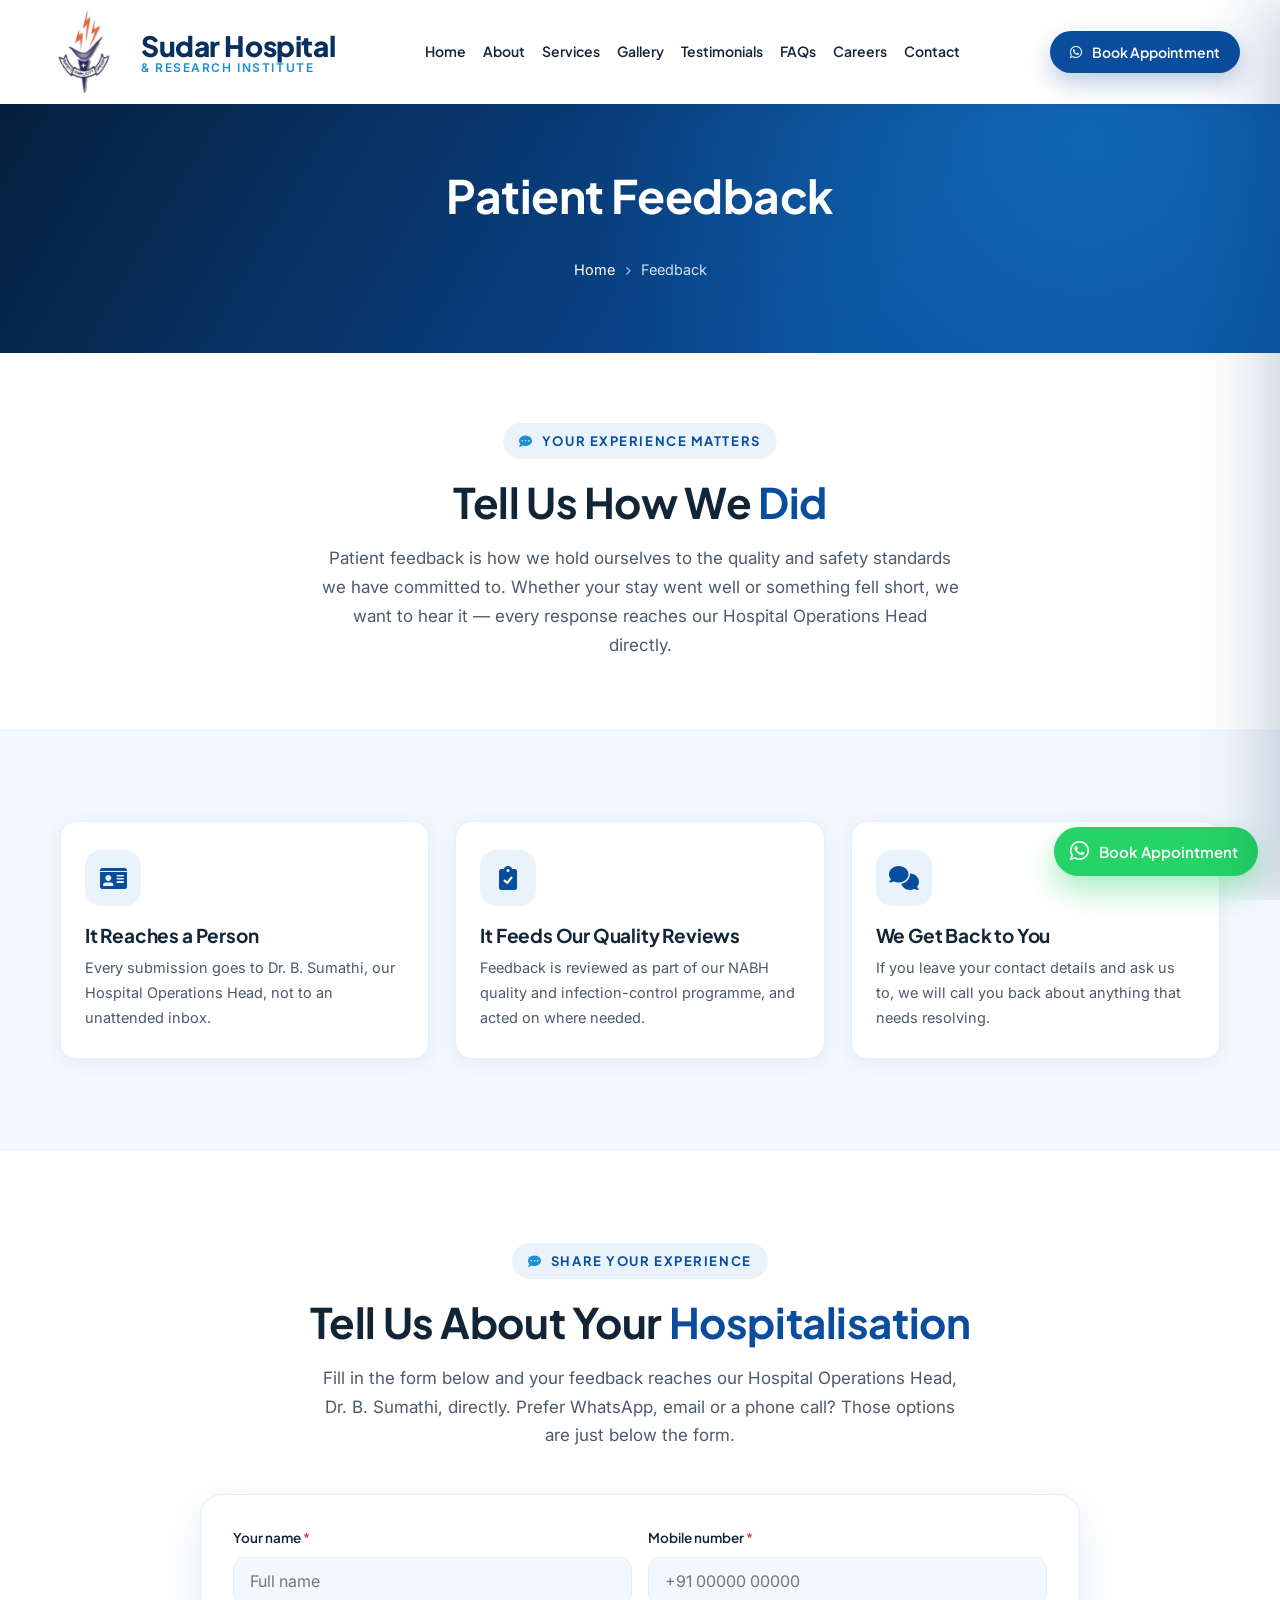
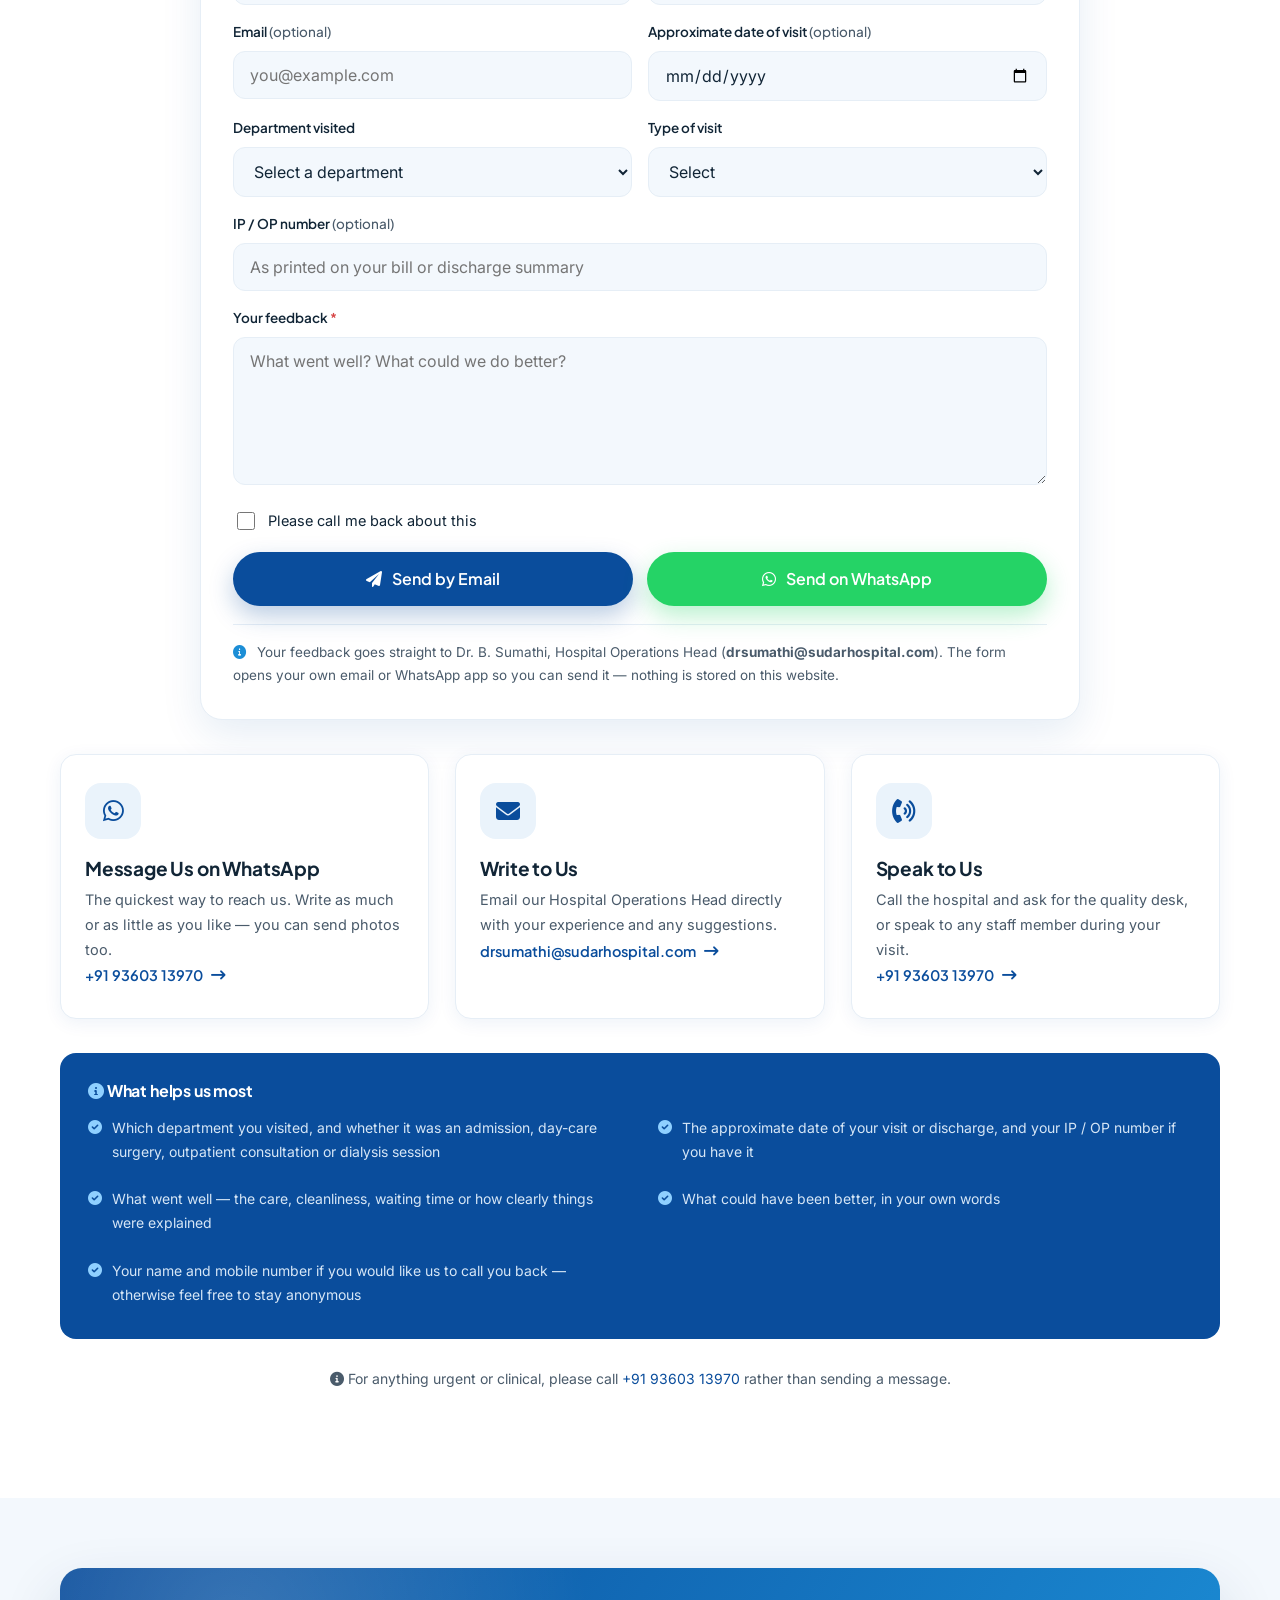
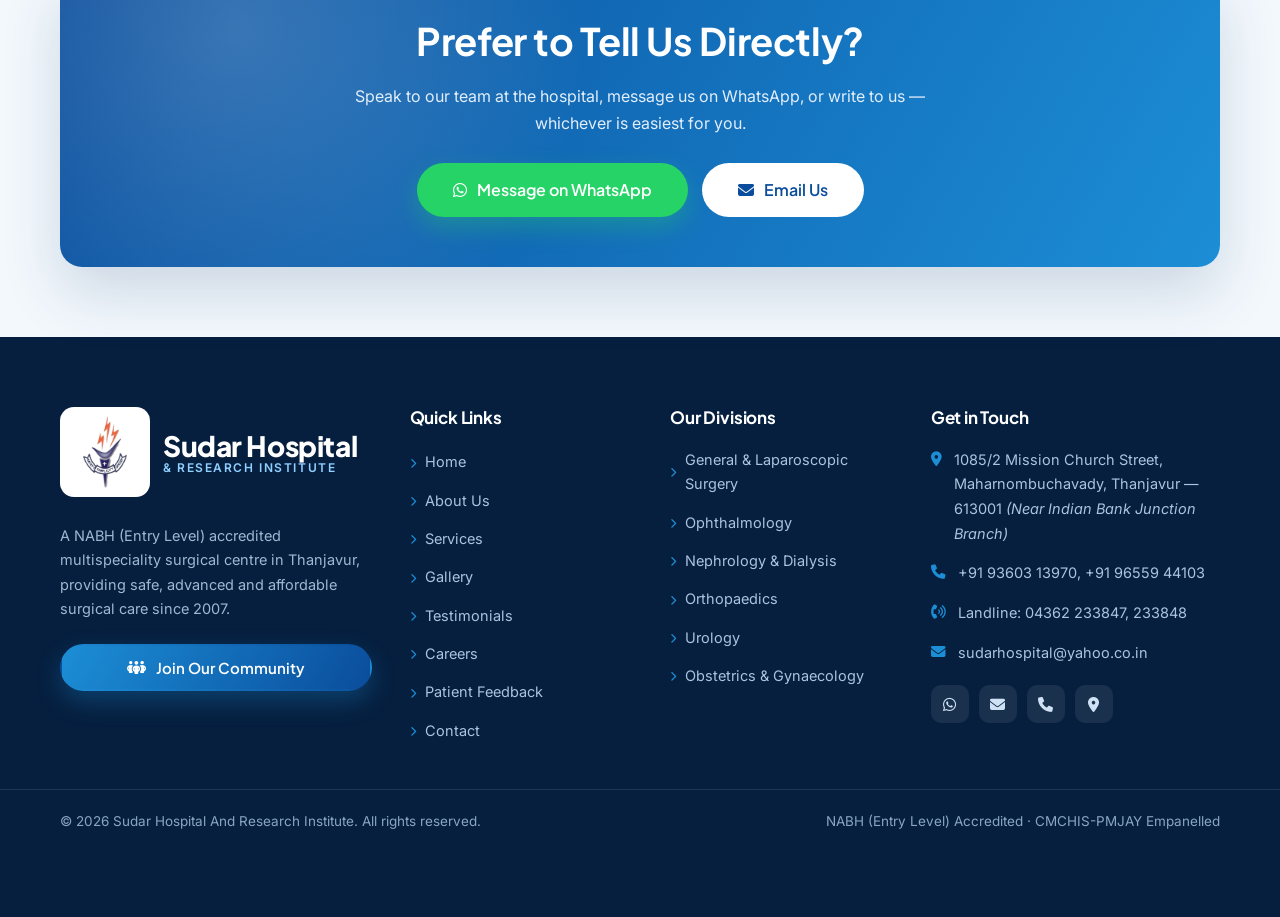
<file: feedback.html>
<!DOCTYPE html>
<html lang="en">

<head>
  <meta charset="UTF-8">
  <meta name="viewport" content="width=device-width, initial-scale=1.0">
  <title>Patient Feedback | Sudar Hospital &amp; Research Institute — Thanjavur</title>
  <meta name="description" content="Share your feedback about your hospitalisation at Sudar Hospital &amp; Research Institute, Thanjavur. Your experience helps us improve patient safety and quality of care.">
  <meta property="og:title" content="Patient Feedback — Sudar Hospital &amp; Research Institute">
  <meta property="og:description" content="Tell us about your stay at Sudar Hospital, Thanjavur — what went well and what we can do better.">
  <meta property="og:type" content="website">
  <meta name="theme-color" content="#0a4d9c">

  <!--===== FAVICON =====-->
  <link rel="icon" href="assets/img/sudar/logo/favicon.ico" sizes="any">
  <link rel="icon" type="image/png" sizes="32x32" href="assets/img/sudar/logo/favicon-32x32.png">
  <link rel="icon" type="image/png" sizes="16x16" href="assets/img/sudar/logo/favicon-16x16.png">
  <link rel="apple-touch-icon" href="assets/img/sudar/logo/apple-touch-icon.png">

  <!--===== FONTS =====-->
  <link rel="preconnect" href="https://fonts.googleapis.com">
  <link rel="preconnect" href="https://fonts.gstatic.com" crossorigin>
  <link rel="preload" as="style" href="https://fonts.googleapis.com/css2?family=Plus+Jakarta+Sans:wght@500;600;700;800&family=Inter:wght@400;500;600&display=swap" onload="this.onload=null;this.rel='stylesheet'">
  <noscript><link rel="stylesheet" href="https://fonts.googleapis.com/css2?family=Plus+Jakarta+Sans:wght@500;600;700;800&family=Inter:wght@400;500;600&display=swap"></noscript>

  <!--===== CSS =====-->
  <link rel="stylesheet" href="assets/css/fa-subset.css">
  <link rel="stylesheet" href="assets/css/sudar.css">
</head>

<body>


  <!--===== FLOATING WHATSAPP + TOP =====-->
  <a class="sd-wa" href="https://api.whatsapp.com/send/?phone=919360313970&text=Hello%20Sudar%20Hospital%2C%20I%20would%20like%20to%20book%20an%20appointment." target="_blank" rel="noopener" aria-label="Book on WhatsApp">
    <span class="sd-wa__pulse"></span><i class="fa-brands fa-whatsapp"></i><span class="sd-wa__label">Book Appointment</span>
  </a>
  <button class="sd-top" aria-label="Back to top"><i class="fa-solid fa-arrow-up"></i></button>

  <!--===== HEADER =====-->

  <header class="sd-header">
    <div class="sd-container sd-header__in">
      <a href="index.html" class="sd-brand">
        <img src="assets/img/sudar/logo/sudar-logo.webp" alt="Sudar Hospital logo" class="sd-brand__mark">
        <span class="sd-brand__tx"><b>Sudar Hospital</b><span>&amp; Research Institute</span></span>
      </a>
      <nav class="sd-nav">
        <a href="index.html">Home</a>
        <a href="about.html">About</a>
        <a href="services.html">Services</a>
        <a href="gallery.html">Gallery</a>
        <a href="testimonial.html">Testimonials</a>
        <a href="faq.html">FAQs</a>
        <a href="careers.html">Careers</a>
        <a href="contact.html">Contact</a>
      </nav>
      <div class="sd-header__cta">
        <a href="https://api.whatsapp.com/send/?phone=919360313970&amp;text=Hello%20Sudar%20Hospital%2C%20I%20would%20like%20to%20book%20an%20appointment." target="_blank" rel="noopener" class="sd-btn sd-btn--primary"><i class="fa-brands fa-whatsapp"></i> Book Appointment</a>
        <button class="sd-burger" aria-label="Open menu"><i class="fa-solid fa-bars-staggered"></i></button>
      </div>
    </div>
  </header>

  <!--===== MOBILE DRAWER =====-->
  <div class="sd-offcanvas">
  <div class="sd-overlay"></div>
  <aside class="sd-drawer" aria-label="Mobile menu">
    <div class="sd-drawer__head">
      <a href="index.html" class="sd-brand">
        <img src="assets/img/sudar/logo/sudar-logo.webp" alt="Sudar Hospital logo" class="sd-brand__mark">
        <span class="sd-brand__tx"><b>Sudar Hospital</b><span>&amp; Research Institute</span></span>
      </a>
      <button class="sd-drawer__close" aria-label="Close menu"><i class="fa-solid fa-xmark"></i></button>
    </div>
    <nav>
      <a href="index.html">Home</a>
      <a href="about.html">About</a>
      <a href="services.html">Services</a>
      <a href="gallery.html">Gallery</a>
      <a href="testimonial.html">Testimonials</a>
      <a href="faq.html">FAQs</a>
      <a href="careers.html">Careers</a>
      <a href="feedback.html" class="active">Feedback</a>
      <a href="contact.html">Contact</a>
    </nav>
    <div class="sd-drawer__cta">
      <a href="https://api.whatsapp.com/send/?phone=919360313970&text=Hello%20Sudar%20Hospital%2C%20I%20would%20like%20to%20book%20an%20appointment." target="_blank" rel="noopener" class="sd-btn sd-btn--wa"><i class="fa-brands fa-whatsapp"></i> Book on WhatsApp</a>
      <a href="tel:+919360313970" class="sd-btn sd-btn--ghost"><i class="fa-solid fa-phone"></i> Call Now</a>
    </div>
    <div class="sd-drawer__contact">
      <a href="https://www.google.com/maps?q=Sudar+Hospital+And+Research+Institute+Thanjavur" target="_blank" rel="noopener"><i class="fa-solid fa-location-dot"></i> 1085/2 Mission Church Street, Maharnombuchavady, Thanjavur — 613001</a>
      <a href="mailto:sudarhospital@yahoo.co.in"><i class="fa-solid fa-envelope"></i> sudarhospital@yahoo.co.in</a>
    </div>
  </aside>
  </div>

  <!--===== PAGE HERO =====-->
  <section class="sd-pagehero">
    <div class="sd-container">
      <h1>Patient Feedback</h1>
      <div class="sd-crumb"><a href="index.html">Home</a> <i class="fa-solid fa-chevron-right"></i> <span>Feedback</span></div>
    </div>
  </section>

  <!--===== INTRO =====-->
  <section class="sd-section sd-section--tight">
    <div class="sd-container">
      <div class="sd-head-center" data-aos="fade-up">
        <span class="sd-eyebrow"><i class="fa-solid fa-comment-dots"></i> Your Experience Matters</span>
        <h2 class="sd-title">Tell Us How We <span class="hl">Did</span></h2>
        <p class="sd-lead sd-narrow">Patient feedback is how we hold ourselves to the quality and safety standards we have committed to. Whether your stay went well or something fell short, we want to hear it — every response reaches our Hospital Operations Head directly.</p>
      </div>
    </div>
  </section>

  <!--===== WHAT HAPPENS TO FEEDBACK =====-->
  <section class="sd-section sd-section--soft">
    <div class="sd-container">
      <div class="sd-grid-3">
        <div class="sd-service" data-aos="fade-up"><div class="sd-service__ic"><i class="fa-solid fa-id-card"></i></div><h3>It Reaches a Person</h3><p>Every submission goes to Dr. B. Sumathi, our Hospital Operations Head, not to an unattended inbox.</p></div>
        <div class="sd-service" data-aos="fade-up" data-aos-delay="60"><div class="sd-service__ic"><i class="fa-solid fa-clipboard-check"></i></div><h3>It Feeds Our Quality Reviews</h3><p>Feedback is reviewed as part of our NABH quality and infection-control programme, and acted on where needed.</p></div>
        <div class="sd-service" data-aos="fade-up" data-aos-delay="120"><div class="sd-service__ic"><i class="fa-solid fa-comments"></i></div><h3>We Get Back to You</h3><p>If you leave your contact details and ask us to, we will call you back about anything that needs resolving.</p></div>
      </div>
    </div>
  </section>

  <!--===== HOW TO SHARE FEEDBACK =====-->
  <section class="sd-section" id="share">
    <div class="sd-container">
      <div class="sd-head-center" data-aos="fade-up" style="margin-bottom:44px;">
        <span class="sd-eyebrow"><i class="fa-solid fa-comment-dots"></i> Share Your Experience</span>
        <h2 class="sd-title">Tell Us About Your <span class="hl">Hospitalisation</span></h2>
        <p class="sd-lead sd-narrow">Fill in the form below and your feedback reaches our Hospital Operations Head, Dr. B. Sumathi, directly. Prefer WhatsApp, email or a phone call? Those options are just below the form.</p>
      </div>

      <!-- Patient feedback form. Self-contained: it composes an e-mail (or a WhatsApp
           message) out of the fields below, so submitting never hands the patient off
           to another website. -->
      <div class="sd-formembed" id="sdFeedback" data-aos="fade-up">

        <form class="sd-form" id="sdFeedbackForm" novalidate>
          <div class="row2">
            <div class="sd-field">
              <label for="fbName">Your name <span class="req">*</span></label>
              <input type="text" id="fbName" name="name" autocomplete="name" placeholder="Full name" required>
            </div>
            <div class="sd-field">
              <label for="fbPhone">Mobile number <span class="req">*</span></label>
              <input type="tel" id="fbPhone" name="phone" autocomplete="tel" inputmode="tel" placeholder="+91 00000 00000" required>
            </div>
          </div>
          <div class="row2">
            <div class="sd-field">
              <label for="fbEmail">Email <em>(optional)</em></label>
              <input type="email" id="fbEmail" name="email" autocomplete="email" placeholder="you@example.com">
            </div>
            <div class="sd-field">
              <label for="fbDate">Approximate date of visit <em>(optional)</em></label>
              <input type="date" id="fbDate" name="date">
            </div>
          </div>
          <div class="row2">
            <div class="sd-field">
              <label for="fbDept">Department visited</label>
              <select id="fbDept" name="department">
                <option value="">Select a department</option>
                <option>General &amp; Laparoscopic Surgery</option>
                <option>Ophthalmology</option>
                <option>Nephrology &amp; Dialysis</option>
                <option>Orthopaedics</option>
                <option>Urology</option>
                <option>Obstetrics &amp; Gynaecology</option>
                <option>Laboratory &amp; Diagnostics</option>
                <option>Front office / Billing</option>
                <option>Other</option>
              </select>
            </div>
            <div class="sd-field">
              <label for="fbVisit">Type of visit</label>
              <select id="fbVisit" name="visit">
                <option value="">Select</option>
                <option>Inpatient admission</option>
                <option>Day-care surgery</option>
                <option>Outpatient consultation</option>
                <option>Dialysis session</option>
                <option>Diagnostics only</option>
              </select>
            </div>
          </div>
          <div class="sd-field">
            <label for="fbIpop">IP / OP number <em>(optional)</em></label>
            <input type="text" id="fbIpop" name="ipop" placeholder="As printed on your bill or discharge summary">
          </div>
          <div class="sd-field">
            <label for="fbMsg">Your feedback <span class="req">*</span></label>
            <textarea id="fbMsg" name="message" rows="6" placeholder="What went well? What could we do better?" required></textarea>
          </div>

          <label class="sd-check"><input type="checkbox" id="fbCall" name="callback"> <span>Please call me back about this</span></label>

          <p class="sd-form__err" data-fb-err hidden role="alert"></p>

          <div class="sd-form__actions">
            <button type="submit" class="sd-btn sd-btn--primary sd-btn--lg"><i class="fa-solid fa-paper-plane"></i> Send by Email</button>
            <button type="button" class="sd-btn sd-btn--wa sd-btn--lg" data-fb-wa><i class="fa-brands fa-whatsapp"></i> Send on WhatsApp</button>
          </div>

          <p class="sd-form__note"><i class="fa-solid fa-circle-info"></i> Your feedback goes straight to Dr. B. Sumathi, Hospital Operations Head (<strong>drsumathi@sudarhospital.com</strong>). The form opens your own email or WhatsApp app so you can send it &mdash; nothing is stored on this website.</p>
        </form>

        <div class="sd-formembed__thanks" data-fb="thanks" hidden>
          <div class="sd-formembed__ic sd-formembed__ic--ok"><i class="fa-solid fa-circle-check"></i></div>
          <h3>Almost done &mdash; press send</h3>
          <p>Your email or WhatsApp app should have opened with your feedback filled in and addressed to Dr. B. Sumathi. <strong>Please press send there to complete it.</strong> If nothing opened, use one of the options just below and we will still receive it.</p>
          <button type="button" class="sd-btn sd-btn--ghost" data-fb-again>Fill the form again</button>
        </div>
      </div>

      <div class="sd-grid-3">
        <div class="sd-service" data-aos="fade-up">
          <div class="sd-service__ic"><i class="fa-brands fa-whatsapp"></i></div>
          <h3>Message Us on WhatsApp</h3>
          <p>The quickest way to reach us. Write as much or as little as you like &mdash; you can send photos too.</p>
          <a href="https://api.whatsapp.com/send/?phone=919360313970&amp;text=Hello%20Sudar%20Hospital%2C%20I%20would%20like%20to%20share%20feedback%20about%20my%20visit." target="_blank" rel="noopener" class="sd-division__link">+91 93603 13970 <i class="fa-solid fa-arrow-right-long"></i></a>
        </div>
        <div class="sd-service" data-aos="fade-up" data-aos-delay="60">
          <div class="sd-service__ic"><i class="fa-solid fa-envelope"></i></div>
          <h3>Write to Us</h3>
          <p>Email our Hospital Operations Head directly with your experience and any suggestions.</p>
          <a href="mailto:drsumathi@sudarhospital.com?subject=Patient%20Feedback%20%E2%80%94%20Sudar%20Hospital&amp;body=Department%20visited%3A%0AType%20of%20visit%20(inpatient%20%2F%20day-care%20%2F%20outpatient%20%2F%20dialysis)%3A%0AApproximate%20date%20of%20visit%3A%0AIP%20%2F%20OP%20number%20(if%20available)%3A%0A%0AWhat%20went%20well%3A%0A%0AWhat%20we%20could%20do%20better%3A%0A%0AYour%20name%20(optional)%3A%0AMobile%20number%20(optional%2C%20if%20you%20would%20like%20a%20call%20back)%3A" class="sd-division__link">drsumathi@sudarhospital.com <i class="fa-solid fa-arrow-right-long"></i></a>
        </div>
        <div class="sd-service" data-aos="fade-up" data-aos-delay="120">
          <div class="sd-service__ic"><i class="fa-solid fa-phone-volume"></i></div>
          <h3>Speak to Us</h3>
          <p>Call the hospital and ask for the quality desk, or speak to any staff member during your visit.</p>
          <a href="tel:+919360313970" class="sd-division__link">+91 93603 13970 <i class="fa-solid fa-arrow-right-long"></i></a>
        </div>
      </div>

      <div class="card sd-profile__card-wide" data-aos="fade-up" style="margin-top:34px;">
        <h4><i class="fa-solid fa-circle-info"></i> What helps us most</h4>
        <ul>
          <li><i class="fa-solid fa-circle-check"></i> <span>Which department you visited, and whether it was an admission, day-care surgery, outpatient consultation or dialysis session</span></li>
          <li><i class="fa-solid fa-circle-check"></i> <span>The approximate date of your visit or discharge, and your IP / OP number if you have it</span></li>
          <li><i class="fa-solid fa-circle-check"></i> <span>What went well &mdash; the care, cleanliness, waiting time or how clearly things were explained</span></li>
          <li><i class="fa-solid fa-circle-check"></i> <span>What could have been better, in your own words</span></li>
          <li><i class="fa-solid fa-circle-check"></i> <span>Your name and mobile number if you would like us to call you back &mdash; otherwise feel free to stay anonymous</span></li>
        </ul>
      </div>

      <p style="text-align:center; color:var(--c-body); font-size:14px; margin-top:28px; max-width:720px; margin-left:auto; margin-right:auto;"><i class="fa-solid fa-circle-info"></i> For anything urgent or clinical, please call <a href="tel:+919360313970">+91 93603 13970</a> rather than sending a message.</p>
    </div>
  </section>

  <!--===== CTA =====-->
  <section class="sd-section sd-section--soft sd-section--tight">
    <div class="sd-container">
      <div class="sd-cta" data-aos="zoom-in">
        <h2>Prefer to Tell Us Directly?</h2>
        <p>Speak to our team at the hospital, message us on WhatsApp, or write to us — whichever is easiest for you.</p>
        <div class="sd-cta__btns">
          <a href="https://api.whatsapp.com/send/?phone=919360313970&amp;text=Hello%20Sudar%20Hospital%2C%20I%20would%20like%20to%20share%20feedback%20about%20my%20visit." target="_blank" rel="noopener" class="sd-btn sd-btn--wa sd-btn--lg"><i class="fa-brands fa-whatsapp"></i> Message on WhatsApp</a>
          <a href="mailto:drsumathi@sudarhospital.com" class="sd-btn sd-btn--light sd-btn--lg"><i class="fa-solid fa-envelope"></i> Email Us</a>
        </div>
      </div>
    </div>
  </section>

  <!--===== FOOTER =====-->
  <footer class="sd-footer">
    <div class="sd-container">
      <div class="sd-footer__grid">
        <div class="sd-footer__about">
          <a href="index.html" class="sd-brand">
            <img src="assets/img/sudar/logo/sudar-logo.webp" alt="Sudar Hospital logo" class="sd-brand__mark">
            <span class="sd-brand__tx"><b>Sudar Hospital</b><span>&amp; Research Institute</span></span>
          </a>
          <p>A NABH (Entry Level) accredited multispeciality surgical centre in Thanjavur, providing safe, advanced and affordable surgical care since 2007.</p>
          <div class="sd-footer__community">
            <a href="https://sudarhospital.com/checkout/e56c35ed-4a72-4bfb-80d2-089088dd106f" target="_blank" rel="noopener" class="sd-btn sd-btn--community"><i class="fa-solid fa-people-group"></i> Join Our Community</a>
          </div>
        </div>
        <div>
          <h4>Quick Links</h4>
          <ul class="sd-footer__links">
            <li><a href="index.html"><i class="fa-solid fa-chevron-right"></i> Home</a></li>
            <li><a href="about.html"><i class="fa-solid fa-chevron-right"></i> About Us</a></li>
            <li><a href="services.html"><i class="fa-solid fa-chevron-right"></i> Services</a></li>
            <li><a href="gallery.html"><i class="fa-solid fa-chevron-right"></i> Gallery</a></li>
            <li><a href="testimonial.html"><i class="fa-solid fa-chevron-right"></i> Testimonials</a></li>
            <li><a href="careers.html"><i class="fa-solid fa-chevron-right"></i> Careers</a></li>
            <li><a href="feedback.html"><i class="fa-solid fa-chevron-right"></i> Patient Feedback</a></li>
            <li><a href="contact.html"><i class="fa-solid fa-chevron-right"></i> Contact</a></li>
          </ul>
        </div>
        <div>
          <h4>Our Divisions</h4>
          <ul class="sd-footer__links">
            <li><a href="services.html"><i class="fa-solid fa-chevron-right"></i> General &amp; Laparoscopic Surgery</a></li>
            <li><a href="services.html"><i class="fa-solid fa-chevron-right"></i> Ophthalmology</a></li>
            <li><a href="services.html"><i class="fa-solid fa-chevron-right"></i> Nephrology &amp; Dialysis</a></li>
            <li><a href="services.html"><i class="fa-solid fa-chevron-right"></i> Orthopaedics</a></li>
            <li><a href="services.html"><i class="fa-solid fa-chevron-right"></i> Urology</a></li>
            <li><a href="services.html"><i class="fa-solid fa-chevron-right"></i> Obstetrics &amp; Gynaecology</a></li>
          </ul>
        </div>
        <div>
          <h4>Get in Touch</h4>
          <ul class="sd-footer__contact">
            <li><i class="fa-solid fa-location-dot"></i> <span>1085/2 Mission Church Street, Maharnombuchavady, Thanjavur — 613001 <em>(Near Indian Bank Junction Branch)</em></span></li>
            <li><i class="fa-solid fa-phone"></i> <span><a href="tel:+919360313970">+91 93603 13970</a>, <a href="tel:+919655944103">+91 96559 44103</a></span></li>
            <li><i class="fa-solid fa-phone-volume"></i> <span>Landline: <a href="tel:+914362233847">04362 233847</a>, <a href="tel:+914362233848">233848</a></span></li>
            <li><i class="fa-solid fa-envelope"></i> <span><a href="mailto:sudarhospital@yahoo.co.in">sudarhospital@yahoo.co.in</a></span></li>
          </ul>
          <div class="sd-footer__social">
            <a href="https://api.whatsapp.com/send/?phone=919360313970" target="_blank" rel="noopener" aria-label="WhatsApp"><i class="fa-brands fa-whatsapp"></i></a>
            <a href="mailto:sudarhospital@yahoo.co.in" aria-label="Email"><i class="fa-solid fa-envelope"></i></a>
            <a href="tel:+919360313970" aria-label="Phone"><i class="fa-solid fa-phone"></i></a>
            <a href="https://www.google.com/maps?q=Sudar+Hospital+And+Research+Institute+Thanjavur" target="_blank" rel="noopener" aria-label="Map"><i class="fa-solid fa-location-dot"></i></a>
          </div>
        </div>
      </div>
    </div>
    <div class="sd-footer__bar">
      <div class="sd-container" style="display:flex; justify-content:space-between; gap:14px; flex-wrap:wrap; width:100%;">
        <span>© 2026 Sudar Hospital And Research Institute. All rights reserved.</span>
        <span>NABH (Entry Level) Accredited · CMCHIS-PMJAY Empanelled</span>
      </div>
    </div>
  </footer>

  <!--===== JS =====-->
  <script defer src="assets/js/sudar.js"></script>

  <!--===== FEEDBACK FORM =====-->
  <script>
    (function () {
      var root = document.getElementById('sdFeedback');
      if (!root) return;

      var form   = document.getElementById('sdFeedbackForm');
      var thanks = root.querySelector('[data-fb="thanks"]');
      var err    = root.querySelector('[data-fb-err]');
      var MAIL   = 'drsumathi@sudarhospital.com';
      var WA     = '919360313970';

      function val(id) {
        var el = document.getElementById(id);
        return el ? String(el.value || '').trim() : '';
      }

      // Name, mobile and the feedback itself are the only fields we insist on —
      // everything else just helps the quality desk trace the visit.
      function missingFields() {
        var missing = [];
        if (!val('fbName'))  missing.push('your name');
        if (!val('fbPhone')) missing.push('your mobile number');
        if (!val('fbMsg'))   missing.push('your feedback');
        return missing;
      }

      function body() {
        var out = [];
        function add(label, v) { if (v) out.push(label + ': ' + v); }
        add('Name', val('fbName'));
        add('Mobile', val('fbPhone'));
        add('Email', val('fbEmail'));
        add('Department visited', val('fbDept'));
        add('Type of visit', val('fbVisit'));
        add('Date of visit', val('fbDate'));
        add('IP / OP number', val('fbIpop'));
        out.push('Call back requested: ' + (document.getElementById('fbCall').checked ? 'Yes' : 'No'));
        out.push('');
        out.push('Feedback:');
        out.push(val('fbMsg'));
        return out.join('\n');
      }

      function showError(missing) {
        err.textContent = 'Please add ' + missing.join(', ') + ' before sending.';
        err.hidden = false;
        if (err.scrollIntoView) err.scrollIntoView({ behavior: 'smooth', block: 'center' });
      }

      function sent() {
        err.hidden = true;
        form.hidden = true;
        thanks.hidden = false;
        if (thanks.scrollIntoView) thanks.scrollIntoView({ behavior: 'smooth', block: 'center' });
      }

      form.addEventListener('submit', function (e) {
        e.preventDefault();                       // never post anywhere
        var missing = missingFields();
        if (missing.length) { showError(missing); return; }
        window.location.href = 'mailto:' + MAIL
          + '?subject=' + encodeURIComponent('Patient Feedback — ' + val('fbName'))
          + '&body='    + encodeURIComponent(body());
        sent();
      });

      root.querySelector('[data-fb-wa]').addEventListener('click', function () {
        var missing = missingFields();
        if (missing.length) { showError(missing); return; }
        window.open('https://api.whatsapp.com/send/?phone=' + WA
          + '&text=' + encodeURIComponent('Patient feedback for Sudar Hospital\n\n' + body()),
          '_blank', 'noopener');
        sent();
      });

      root.querySelector('[data-fb-again]').addEventListener('click', function () {
        form.reset();
        thanks.hidden = true;
        form.hidden = false;
        if (form.scrollIntoView) form.scrollIntoView({ behavior: 'smooth', block: 'center' });
      });
    })();
  </script>
</body>

</html>
</file>
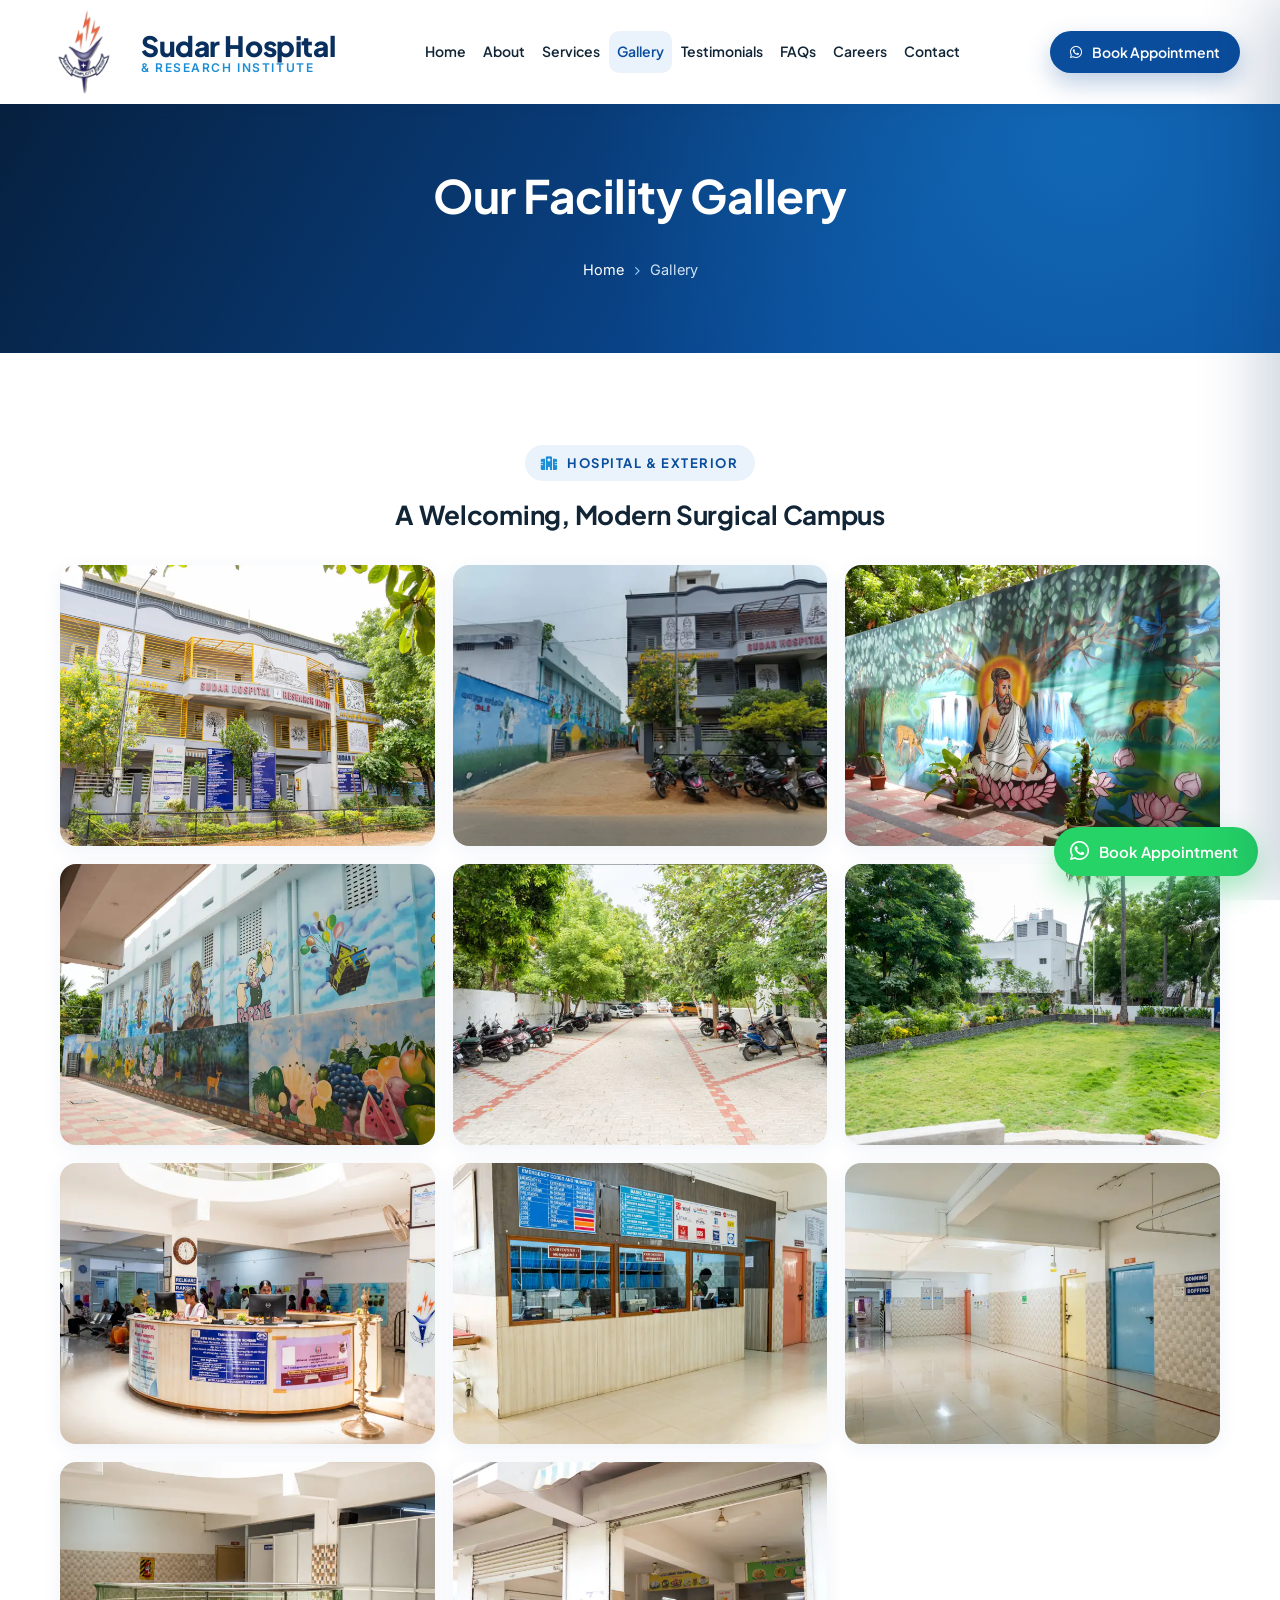
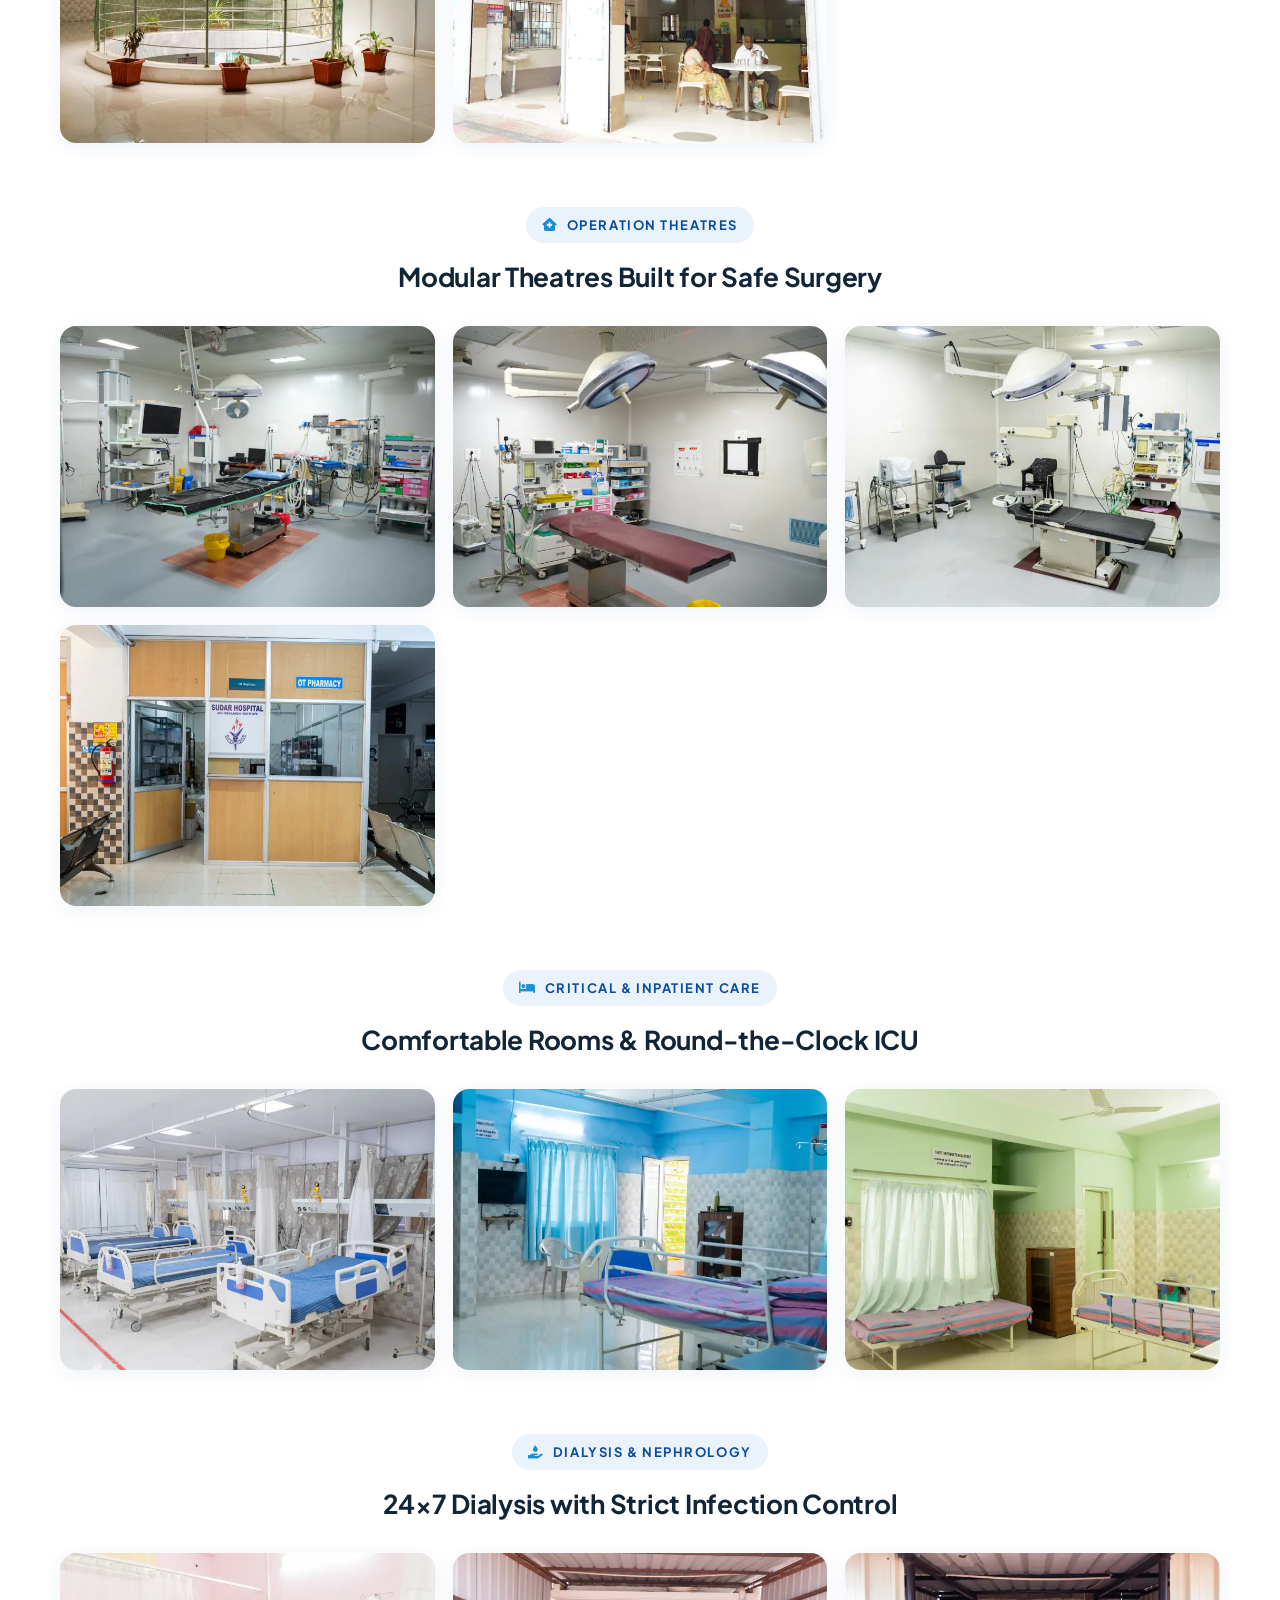
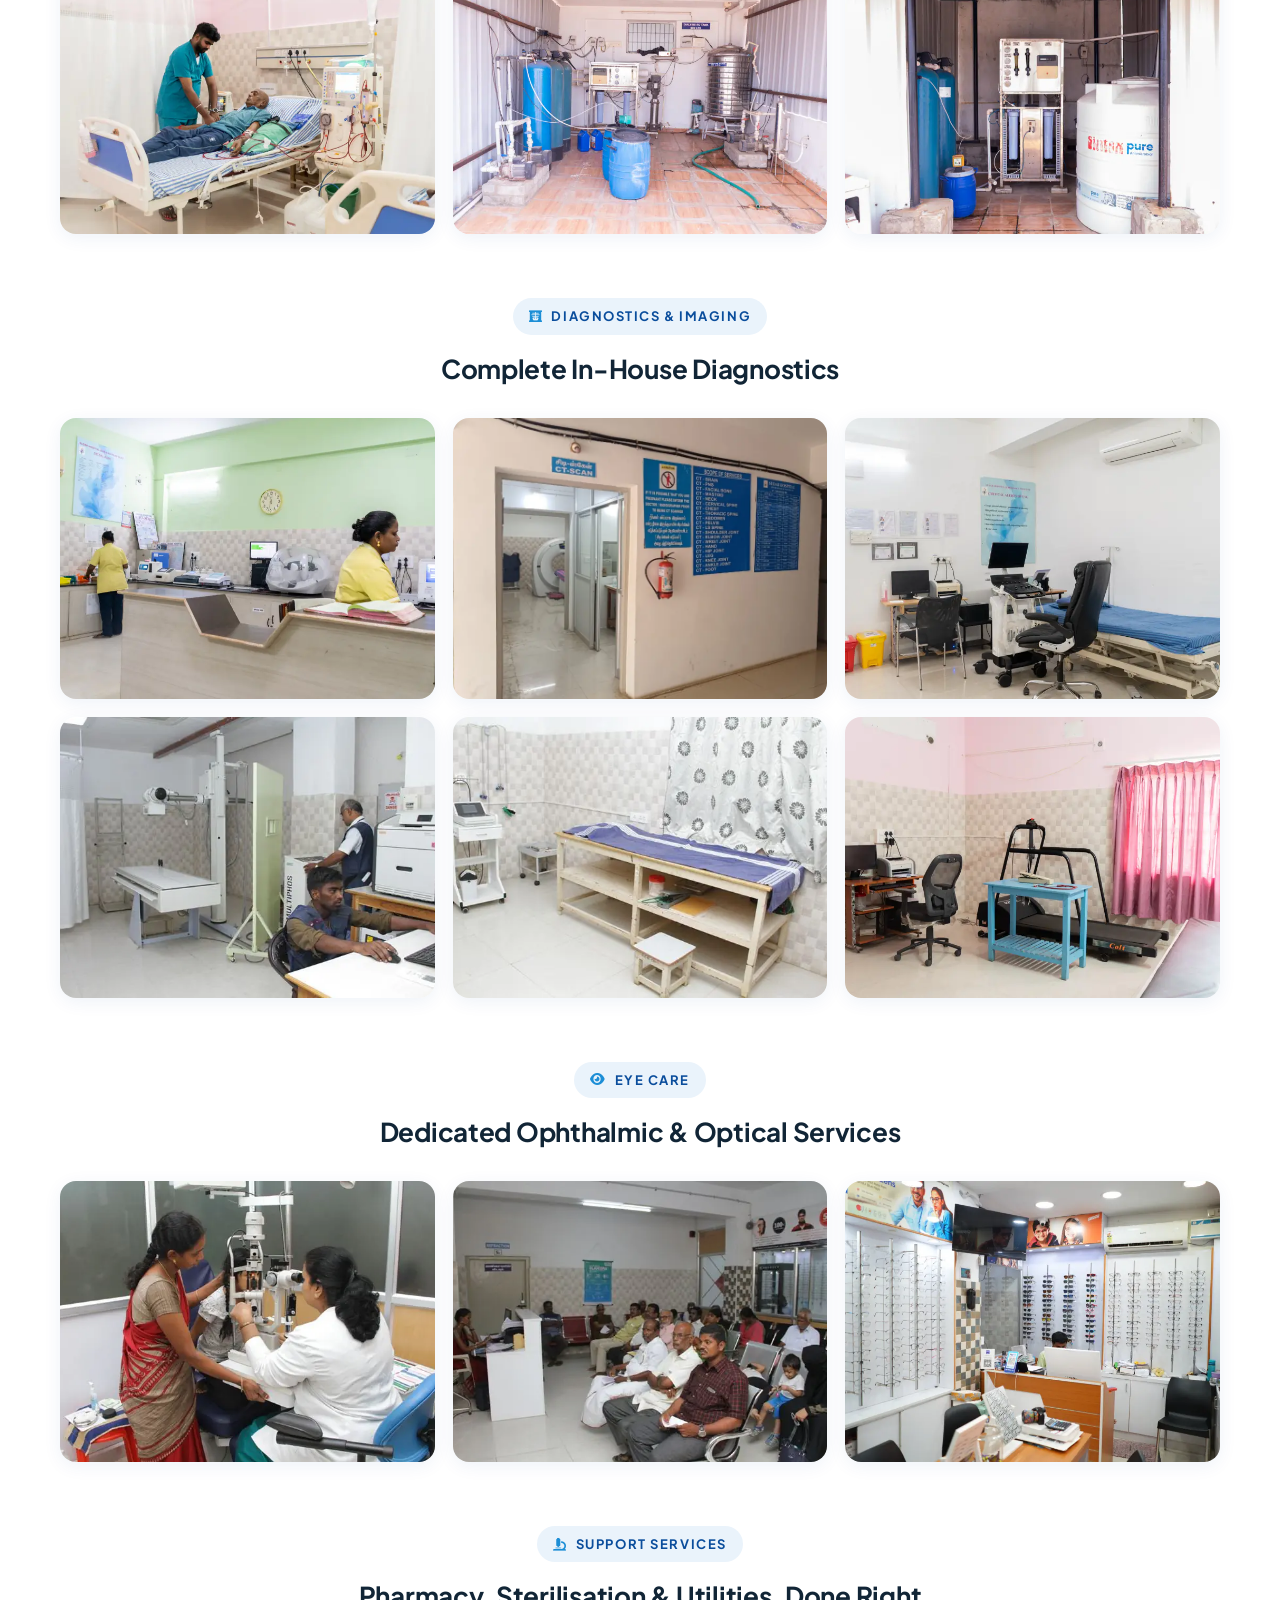
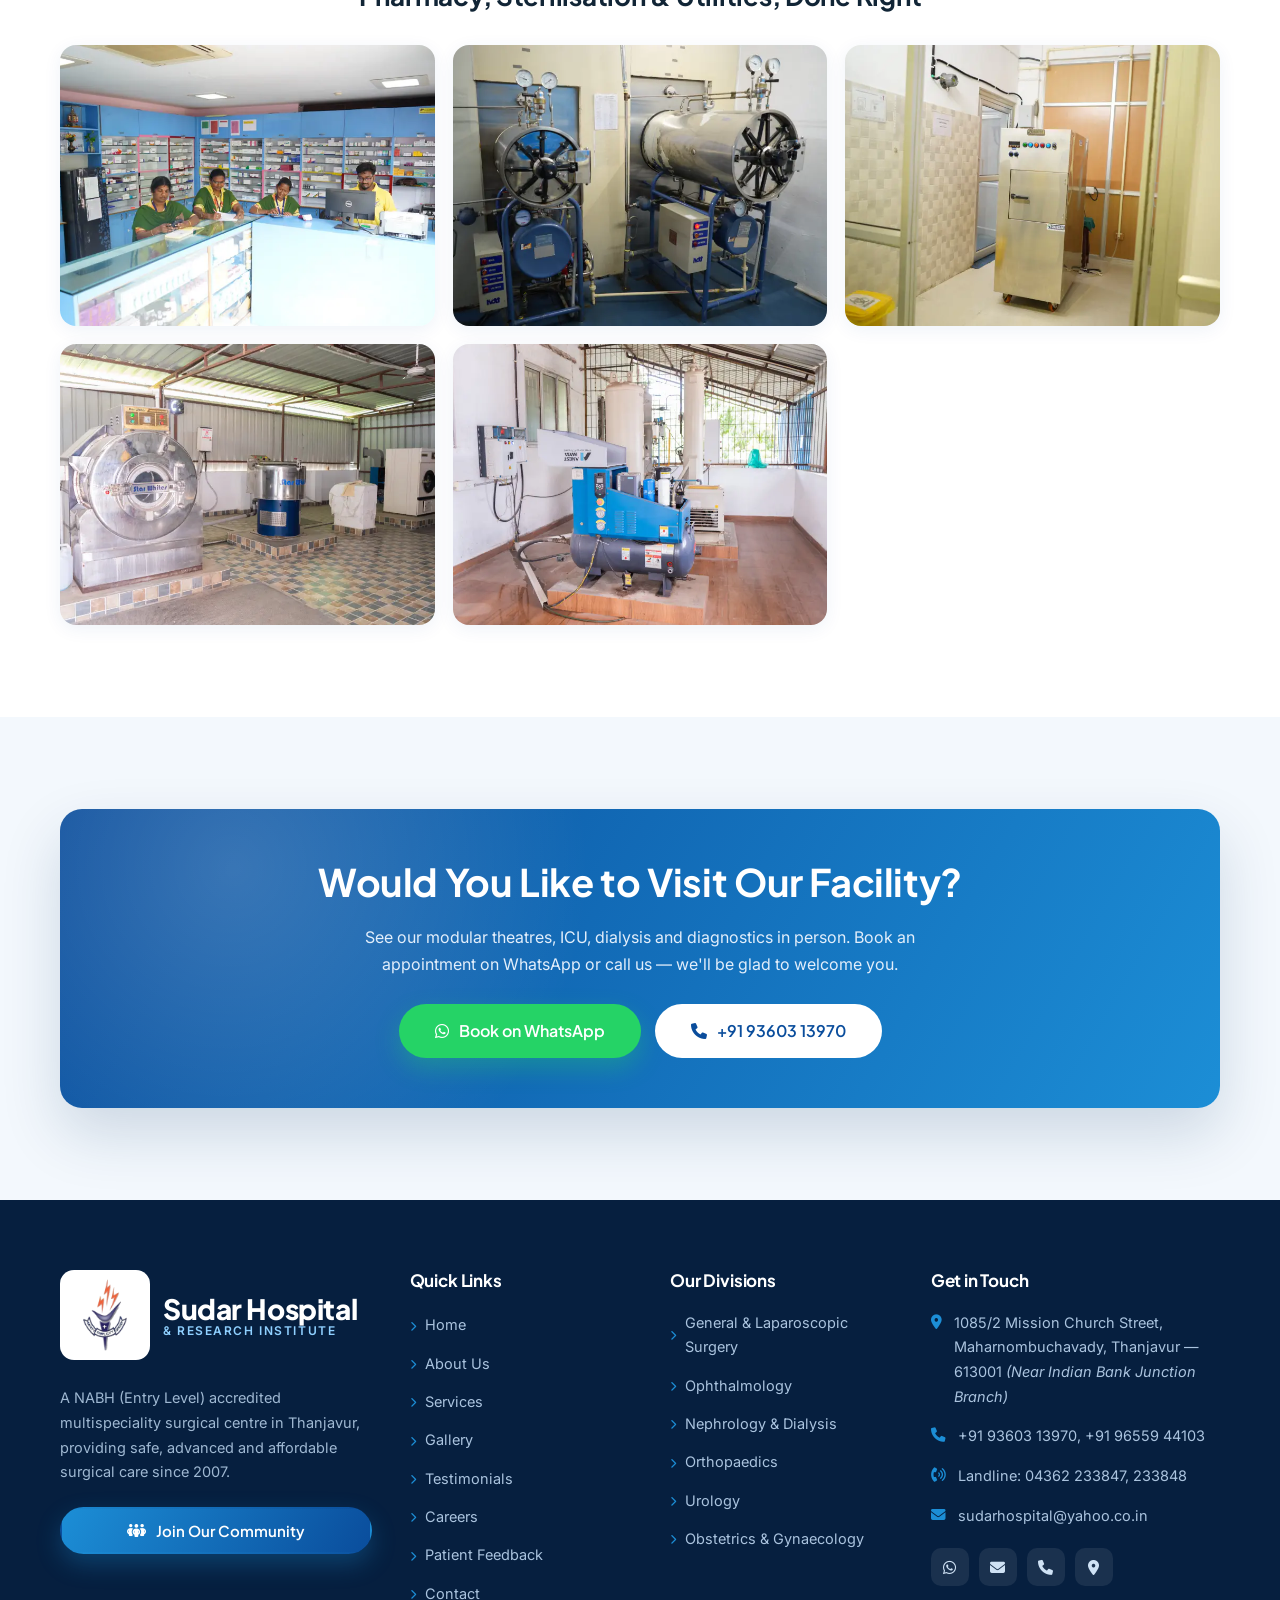
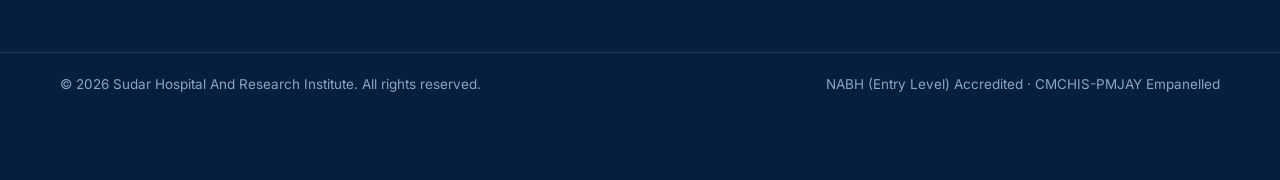
<file: gallery.html>
<!DOCTYPE html>
<html lang="en">

<head>
  <meta charset="UTF-8">
  <meta name="viewport" content="width=device-width, initial-scale=1.0">
  <title>Gallery | Sudar Hospital &amp; Research Institute — Thanjavur</title>
  <meta name="description"
    content="Explore the facility gallery of Sudar Hospital &amp; Research Institute, Thanjavur — modular operation theatres, ICU, dialysis unit, diagnostics, eye care and patient rooms. Call/WhatsApp +91 93603 13970.">
  <meta name="keywords" content="Sudar Hospital gallery, Thanjavur hospital photos, modular OT, ICU, dialysis unit, CT scan, eye care, patient rooms">
  <meta property="og:title" content="Gallery | Sudar Hospital &amp; Research Institute — Thanjavur">
  <meta property="og:description" content="Modular OTs, ICU, dialysis, diagnostics, eye care and patient rooms — see our NABH (Entry Level) accredited surgical facility.">
  <meta property="og:type" content="website">
  <meta name="theme-color" content="#0a4d9c">

  <!--===== FAVICON =====-->
  <link rel="icon" href="assets/img/sudar/logo/favicon.ico" sizes="any">
  <link rel="icon" type="image/png" sizes="32x32" href="assets/img/sudar/logo/favicon-32x32.png">
  <link rel="icon" type="image/png" sizes="16x16" href="assets/img/sudar/logo/favicon-16x16.png">
  <link rel="apple-touch-icon" href="assets/img/sudar/logo/apple-touch-icon.png">

  <!--===== FONTS =====-->
  <link rel="preconnect" href="https://fonts.googleapis.com">
  <link rel="preconnect" href="https://fonts.gstatic.com" crossorigin>
  <link rel="preload" as="style" href="https://fonts.googleapis.com/css2?family=Plus+Jakarta+Sans:wght@500;600;700;800&family=Inter:wght@400;500;600&display=swap" onload="this.onload=null;this.rel='stylesheet'">
  <noscript><link rel="stylesheet" href="https://fonts.googleapis.com/css2?family=Plus+Jakarta+Sans:wght@500;600;700;800&family=Inter:wght@400;500;600&display=swap"></noscript>

  <!--===== CSS =====-->
  <link rel="stylesheet" href="assets/css/fa-subset.css">
  <link rel="stylesheet" href="assets/css/sudar.css">

  <!--===== Local Business Schema =====-->
  <script type="application/ld+json">
  {
    "@context": "https://schema.org",
    "@type": "Hospital",
    "name": "Sudar Hospital And Research Institute",
    "description": "NABH (Entry Level) accredited multispeciality surgical centre in Thanjavur offering general & laparoscopic surgery, ophthalmology, dialysis and more.",
    "image": "assets/img/sudar/photos/front-photo.webp",
    "url": "https://sudarhospital.com",
    "telephone": "+919360313970",
    "medicalSpecialty": ["Surgery", "Ophthalmology", "Nephrology", "Orthopedic", "Urologic", "Gynecologic"],
    "address": {
      "@type": "PostalAddress",
      "streetAddress": "1085/2 Mission Church Street, Maharnombuchavady",
      "addressLocality": "Thanjavur",
      "addressRegion": "Tamil Nadu",
      "postalCode": "613001",
      "addressCountry": "IN"
    }
  }
  </script>
</head>

<body>


  <!--===== FLOATING WHATSAPP + TOP =====-->
  <a class="sd-wa" href="https://api.whatsapp.com/send/?phone=919360313970&text=Hello%20Sudar%20Hospital%2C%20I%20would%20like%20to%20book%20an%20appointment." target="_blank" rel="noopener" aria-label="Book on WhatsApp">
    <span class="sd-wa__pulse"></span><i class="fa-brands fa-whatsapp"></i><span class="sd-wa__label">Book Appointment</span>
  </a>
  <button class="sd-top" aria-label="Back to top"><i class="fa-solid fa-arrow-up"></i></button>

  <!--===== HEADER =====-->

  <header class="sd-header">
    <div class="sd-container sd-header__in">
      <a href="index.html" class="sd-brand">
        <img src="assets/img/sudar/logo/sudar-logo.webp" alt="Sudar Hospital logo" class="sd-brand__mark">
        <span class="sd-brand__tx"><b>Sudar Hospital</b><span>&amp; Research Institute</span></span>
      </a>
      <nav class="sd-nav">
        <a href="index.html">Home</a>
        <a href="about.html">About</a>
        <a href="services.html">Services</a>
        <a href="gallery.html" class="active">Gallery</a>
        <a href="testimonial.html">Testimonials</a>
        <a href="faq.html">FAQs</a>
        <a href="careers.html">Careers</a>
        <a href="contact.html">Contact</a>
      </nav>
      <div class="sd-header__cta">
        <a href="https://api.whatsapp.com/send/?phone=919360313970&amp;text=Hello%20Sudar%20Hospital%2C%20I%20would%20like%20to%20book%20an%20appointment." target="_blank" rel="noopener" class="sd-btn sd-btn--primary"><i class="fa-brands fa-whatsapp"></i> Book Appointment</a>
        <button class="sd-burger" aria-label="Open menu"><i class="fa-solid fa-bars-staggered"></i></button>
      </div>
    </div>
  </header>

  <!--===== MOBILE DRAWER =====-->
  <div class="sd-offcanvas">
  <div class="sd-overlay"></div>
  <aside class="sd-drawer" aria-label="Mobile menu">
    <div class="sd-drawer__head">
      <a href="index.html" class="sd-brand">
        <img src="assets/img/sudar/logo/sudar-logo.webp" alt="Sudar Hospital logo" class="sd-brand__mark">
        <span class="sd-brand__tx"><b>Sudar Hospital</b><span>&amp; Research Institute</span></span>
      </a>
      <button class="sd-drawer__close" aria-label="Close menu"><i class="fa-solid fa-xmark"></i></button>
    </div>
    <nav>
      <a href="index.html">Home</a>
      <a href="about.html">About</a>
      <a href="services.html">Services</a>
      <a href="gallery.html" class="active">Gallery</a>
      <a href="testimonial.html">Testimonials</a>
      <a href="faq.html">FAQs</a>
      <a href="careers.html">Careers</a>
      <a href="feedback.html">Feedback</a>
      <a href="contact.html">Contact</a>
    </nav>
    <div class="sd-drawer__cta">
      <a href="https://api.whatsapp.com/send/?phone=919360313970&text=Hello%20Sudar%20Hospital%2C%20I%20would%20like%20to%20book%20an%20appointment." target="_blank" rel="noopener" class="sd-btn sd-btn--wa"><i class="fa-brands fa-whatsapp"></i> Book on WhatsApp</a>
      <a href="tel:+919360313970" class="sd-btn sd-btn--ghost"><i class="fa-solid fa-phone"></i> Call Now</a>
    </div>
    <div class="sd-drawer__contact">
      <a href="https://www.google.com/maps?q=Sudar+Hospital+And+Research+Institute+Thanjavur" target="_blank" rel="noopener"><i class="fa-solid fa-location-dot"></i> 1085/2 Mission Church Street, Maharnombuchavady, Thanjavur — 613001</a>
      <a href="mailto:sudarhospital@yahoo.co.in"><i class="fa-solid fa-envelope"></i> sudarhospital@yahoo.co.in</a>
    </div>
  </aside>
  </div>

  <!--===== PAGE HERO =====-->
  <section class="sd-pagehero">
    <div class="sd-container">
      <h1>Our Facility Gallery</h1>
      <div class="sd-crumb"><a href="index.html">Home</a> <i class="fa-solid fa-chevron-right"></i> <span>Gallery</span></div>
    </div>
  </section>

  <!--===== GALLERY =====-->
  <section class="sd-section">
    <div class="sd-container">

      <!-- Hospital & Exterior -->
      <div class="sd-head-center" data-aos="fade-up" style="margin-bottom:34px;">
        <span class="sd-eyebrow"><i class="fa-solid fa-hospital"></i> Hospital &amp; Exterior</span>
        <h2 class="sd-title" style="font-size:26px;">A Welcoming, Modern Surgical Campus</h2>
      </div>
      <div class="sd-gallery" style="margin-bottom:64px;">
        <a href="assets/img/sudar/photos/front-photo.webp" class="sd-gallery__item" data-aos="zoom-in"><img src="assets/img/sudar/photos/front-photo-sm.webp" alt="Sudar Hospital And Research Institute main building, Thanjavur" loading="lazy" decoding="async"><span class="sd-gallery__cap">Sudar Hospital</span></a>
        <a href="assets/img/sudar/photos/entrance.webp" class="sd-gallery__item" data-aos="zoom-in" data-aos-delay="60"><img src="assets/img/sudar/photos/entrance-sm.webp" alt="Main entrance of Sudar Hospital, Thanjavur" loading="lazy" decoding="async"><span class="sd-gallery__cap">Entrance</span></a>
        <a href="assets/img/sudar/photos/side-view-1.webp" class="sd-gallery__item" data-aos="zoom-in" data-aos-delay="120"><img src="assets/img/sudar/photos/side-view-1-sm.webp" alt="Side view of the Sudar Hospital building with wall murals" loading="lazy" decoding="async"><span class="sd-gallery__cap">Side View</span></a>
        <a href="assets/img/sudar/photos/side-view-2.webp" class="sd-gallery__item" data-aos="zoom-in"><img src="assets/img/sudar/photos/side-view-2-sm.webp" alt="Campus walkway at Sudar Hospital, Thanjavur" loading="lazy" decoding="async"><span class="sd-gallery__cap">Campus Walkway</span></a>
        <a href="assets/img/sudar/photos/parking.webp" class="sd-gallery__item" data-aos="zoom-in" data-aos-delay="240"><img src="assets/img/sudar/photos/parking-sm.webp" alt="On-site patient and visitor parking at Sudar Hospital" loading="lazy" decoding="async"><span class="sd-gallery__cap">Parking</span></a>
        <a href="assets/img/sudar/photos/garden.webp" class="sd-gallery__item" data-aos="zoom-in" data-aos-delay="300"><img src="assets/img/sudar/photos/garden-sm.webp" alt="Landscaped garden at Sudar Hospital, Thanjavur" loading="lazy" decoding="async"><span class="sd-gallery__cap">Garden</span></a>
        <a href="assets/img/sudar/photos/reception.webp" class="sd-gallery__item" data-aos="zoom-in"><img src="assets/img/sudar/photos/reception-sm.webp" alt="Reception desk at Sudar Hospital, Thanjavur" loading="lazy" decoding="async"><span class="sd-gallery__cap">Reception</span></a>
        <a href="assets/img/sudar/photos/billing.webp" class="sd-gallery__item" data-aos="zoom-in" data-aos-delay="420"><img src="assets/img/sudar/photos/billing-sm.webp" alt="Billing and admission counter at Sudar Hospital" loading="lazy" decoding="async"><span class="sd-gallery__cap">Billing Counter</span></a>
        <a href="assets/img/sudar/photos/first-floor.webp" class="sd-gallery__item" data-aos="zoom-in" data-aos-delay="480"><img src="assets/img/sudar/photos/first-floor-sm.webp" alt="First floor corridor at Sudar Hospital" loading="lazy" decoding="async"><span class="sd-gallery__cap">First Floor</span></a>
        <a href="assets/img/sudar/photos/second-floor.webp" class="sd-gallery__item" data-aos="zoom-in"><img src="assets/img/sudar/photos/second-floor-sm.webp" alt="Second floor atrium at Sudar Hospital" loading="lazy" decoding="async"><span class="sd-gallery__cap">Second Floor</span></a>
        <a href="assets/img/sudar/photos/canteen.webp" class="sd-gallery__item" data-aos="zoom-in" data-aos-delay="600"><img src="assets/img/sudar/photos/canteen-sm.webp" alt="Patient and visitor canteen at Sudar Hospital" loading="lazy" decoding="async"><span class="sd-gallery__cap">Canteen</span></a>
      </div>

      <!-- Operation Theatres -->
      <div class="sd-head-center" data-aos="fade-up" style="margin-bottom:34px;">
        <span class="sd-eyebrow"><i class="fa-solid fa-house-medical"></i> Operation Theatres</span>
        <h2 class="sd-title" style="font-size:26px;">Modular Theatres Built for Safe Surgery</h2>
      </div>
      <div class="sd-gallery" style="margin-bottom:64px;">
        <a href="assets/img/sudar/photos/ot-2.webp" class="sd-gallery__item" data-aos="zoom-in"><img src="assets/img/sudar/photos/ot-2-sm.webp" alt="Operation theatre 1 at Sudar Hospital" loading="lazy" decoding="async"><span class="sd-gallery__cap">OT 1</span></a>
        <a href="assets/img/sudar/photos/ot-3.webp" class="sd-gallery__item" data-aos="zoom-in" data-aos-delay="60"><img src="assets/img/sudar/photos/ot-3-sm.webp" alt="Operation theatre 2 at Sudar Hospital" loading="lazy" decoding="async"><span class="sd-gallery__cap">OT 2</span></a>
        <a href="assets/img/sudar/photos/eye-ot.webp" class="sd-gallery__item" data-aos="zoom-in" data-aos-delay="120"><img src="assets/img/sudar/photos/eye-ot-sm.webp" alt="Operation theatre 3 — ophthalmic theatre at Sudar Hospital" loading="lazy" decoding="async"><span class="sd-gallery__cap">OT 3</span></a>
        <a href="assets/img/sudar/photos/ot-pharmacy.webp" class="sd-gallery__item" data-aos="zoom-in"><img src="assets/img/sudar/photos/ot-pharmacy-sm.webp" alt="Operation theatre pharmacy at Sudar Hospital" loading="lazy" decoding="async"><span class="sd-gallery__cap">OT Pharmacy</span></a>
      </div>

      <!-- Critical & Inpatient Care -->
      <div class="sd-head-center" data-aos="fade-up" style="margin-bottom:34px;">
        <span class="sd-eyebrow"><i class="fa-solid fa-bed"></i> Critical &amp; Inpatient Care</span>
        <h2 class="sd-title" style="font-size:26px;">Comfortable Rooms &amp; Round-the-Clock ICU</h2>
      </div>
      <div class="sd-gallery" style="margin-bottom:64px;">
        <a href="assets/img/sudar/photos/icu.webp" class="sd-gallery__item" data-aos="zoom-in"><img src="assets/img/sudar/photos/icu-sm.webp" alt="Intensive care unit (ICU) at Sudar Hospital" loading="lazy" decoding="async"><span class="sd-gallery__cap">ICU</span></a>
        <a href="assets/img/sudar/photos/luxury-room.webp" class="sd-gallery__item" data-aos="zoom-in" data-aos-delay="60"><img src="assets/img/sudar/photos/luxury-room-sm.webp" alt="Luxury inpatient room at Sudar Hospital" loading="lazy" decoding="async"><span class="sd-gallery__cap">Luxury Room</span></a>
        <a href="assets/img/sudar/photos/single-room.webp" class="sd-gallery__item" data-aos="zoom-in" data-aos-delay="120"><img src="assets/img/sudar/photos/single-room-sm.webp" alt="Single inpatient room at Sudar Hospital" loading="lazy" decoding="async"><span class="sd-gallery__cap">Single Room</span></a>
      </div>

      <!-- Dialysis & Nephrology -->
      <div class="sd-head-center" data-aos="fade-up" style="margin-bottom:34px;">
        <span class="sd-eyebrow"><i class="fa-solid fa-hand-holding-droplet"></i> Dialysis &amp; Nephrology</span>
        <h2 class="sd-title" style="font-size:26px;">24×7 Dialysis with Strict Infection Control</h2>
      </div>
      <div class="sd-gallery" style="margin-bottom:64px;">
        <a href="assets/img/sudar/photos/dialysis.webp" class="sd-gallery__item" data-aos="zoom-in"><img src="assets/img/sudar/photos/dialysis-sm.webp" alt="24x7 dialysis unit at Sudar Hospital" loading="lazy" decoding="async"><span class="sd-gallery__cap">Dialysis Unit</span></a>
        <a href="assets/img/sudar/photos/dialysis-ro-plant.webp" class="sd-gallery__item" data-aos="zoom-in" data-aos-delay="60"><img src="assets/img/sudar/photos/dialysis-ro-plant-sm.webp" alt="Dedicated reverse-osmosis water plant for the dialysis unit" loading="lazy" decoding="async"><span class="sd-gallery__cap">Dialysis RO Plant</span></a>
        <a href="assets/img/sudar/photos/drinking-water-ro-plant.webp" class="sd-gallery__item" data-aos="zoom-in" data-aos-delay="120"><img src="assets/img/sudar/photos/drinking-water-ro-plant-sm.webp" alt="Drinking water reverse-osmosis plant at Sudar Hospital" loading="lazy" decoding="async"><span class="sd-gallery__cap">Drinking Water RO Plant</span></a>
      </div>

      <!-- Diagnostics & Imaging -->
      <div class="sd-head-center" data-aos="fade-up" style="margin-bottom:34px;">
        <span class="sd-eyebrow"><i class="fa-solid fa-x-ray"></i> Diagnostics &amp; Imaging</span>
        <h2 class="sd-title" style="font-size:26px;">Complete In-House Diagnostics</h2>
      </div>
      <div class="sd-gallery" style="margin-bottom:64px;">
        <a href="assets/img/sudar/photos/lab.webp" class="sd-gallery__item" data-aos="zoom-in"><img src="assets/img/sudar/photos/lab-sm.webp" alt="Diagnostic laboratory at Sudar Hospital" loading="lazy" decoding="async"><span class="sd-gallery__cap">Laboratory</span></a>
        <a href="assets/img/sudar/photos/ct.webp" class="sd-gallery__item" data-aos="zoom-in" data-aos-delay="60"><img src="assets/img/sudar/photos/ct-sm.webp" alt="CT scan imaging facility at Sudar Hospital" loading="lazy" decoding="async"><span class="sd-gallery__cap">CT Scan</span></a>
        <a href="assets/img/sudar/photos/scan.webp" class="sd-gallery__item" data-aos="zoom-in" data-aos-delay="120"><img src="assets/img/sudar/photos/scan-sm.webp" alt="Ultrasound room at Sudar Hospital" loading="lazy" decoding="async"><span class="sd-gallery__cap">Ultrasound</span></a>
        <a href="assets/img/sudar/photos/xray.webp" class="sd-gallery__item" data-aos="zoom-in"><img src="assets/img/sudar/photos/xray.webp" alt="X-ray imaging facility at Sudar Hospital" loading="lazy" decoding="async"><span class="sd-gallery__cap">X-Ray</span></a>
        <a href="assets/img/sudar/photos/ecg.webp" class="sd-gallery__item" data-aos="zoom-in" data-aos-delay="240"><img src="assets/img/sudar/photos/ecg.webp" alt="ECG cardiac testing equipment at Sudar Hospital" loading="lazy" decoding="async"><span class="sd-gallery__cap">ECG</span></a>
        <a href="assets/img/sudar/photos/tmt.webp" class="sd-gallery__item" data-aos="zoom-in" data-aos-delay="300"><img src="assets/img/sudar/photos/tmt-sm.webp" alt="Treadmill TMT cardiac stress test machine at Sudar Hospital" loading="lazy" decoding="async"><span class="sd-gallery__cap">TMT</span></a>
      </div>

      <!-- Eye Care -->
      <div class="sd-head-center" data-aos="fade-up" style="margin-bottom:34px;">
        <span class="sd-eyebrow"><i class="fa-solid fa-eye"></i> Eye Care</span>
        <h2 class="sd-title" style="font-size:26px;">Dedicated Ophthalmic &amp; Optical Services</h2>
      </div>
      <div class="sd-gallery" style="margin-bottom:64px;">
        <a href="assets/img/sudar/photos/eye.webp" class="sd-gallery__item" data-aos="zoom-in"><img src="assets/img/sudar/photos/eye.webp" alt="Eye examination at the Sudar Hospital ophthalmic unit" loading="lazy" decoding="async"><span class="sd-gallery__cap">Eye Examination</span></a>
        <a href="assets/img/sudar/photos/eye-reception.webp" class="sd-gallery__item" data-aos="zoom-in" data-aos-delay="60"><img src="assets/img/sudar/photos/eye-reception.webp" alt="Eye OPD reception area at Sudar Hospital" loading="lazy" decoding="async"><span class="sd-gallery__cap">Eye OPD Reception</span></a>
        <a href="assets/img/sudar/photos/opticals.webp" class="sd-gallery__item" data-aos="zoom-in" data-aos-delay="120"><img src="assets/img/sudar/photos/opticals-sm.webp" alt="Optical store at Sudar Hospital" loading="lazy" decoding="async"><span class="sd-gallery__cap">Opticals</span></a>
      </div>

      <!-- Support Services -->
      <div class="sd-head-center" data-aos="fade-up" style="margin-bottom:34px;">
        <span class="sd-eyebrow"><i class="fa-solid fa-microscope"></i> Support Services</span>
        <h2 class="sd-title" style="font-size:26px;">Pharmacy, Sterilisation &amp; Utilities, Done Right</h2>
      </div>
      <div class="sd-gallery">
        <a href="assets/img/sudar/photos/pharmacy.webp" class="sd-gallery__item" data-aos="zoom-in"><img src="assets/img/sudar/photos/pharmacy-sm.webp" alt="In-house pharmacy at Sudar Hospital" loading="lazy" decoding="async"><span class="sd-gallery__cap">Pharmacy</span></a>
        <a href="assets/img/sudar/photos/cssd.webp" class="sd-gallery__item" data-aos="zoom-in" data-aos-delay="60"><img src="assets/img/sudar/photos/cssd-sm.webp" alt="Central Sterile Supply Department at Sudar Hospital" loading="lazy" decoding="async"><span class="sd-gallery__cap">Central Sterile Supply Department (CSSD)</span></a>
        <a href="assets/img/sudar/photos/eto.webp" class="sd-gallery__item" data-aos="zoom-in" data-aos-delay="120"><img src="assets/img/sudar/photos/eto-sm.webp" alt="Ethylene oxide (ETO) steriliser at Sudar Hospital" loading="lazy" decoding="async"><span class="sd-gallery__cap">ETO Sterilisation</span></a>
        <a href="assets/img/sudar/photos/washing-area.webp" class="sd-gallery__item" data-aos="zoom-in"><img src="assets/img/sudar/photos/washing-area-sm.webp" alt="Clean washing area at Sudar Hospital" loading="lazy" decoding="async"><span class="sd-gallery__cap">Clean Washing Area</span></a>
        <a href="assets/img/sudar/photos/o2-plant.webp" class="sd-gallery__item" data-aos="zoom-in" data-aos-delay="240"><img src="assets/img/sudar/photos/o2-plant-sm.webp" alt="In-house medical oxygen plant at Sudar Hospital" loading="lazy" decoding="async"><span class="sd-gallery__cap">Oxygen Plant</span></a>
      </div>

    </div>
  </section>

  <!--===== CTA =====-->
  <section class="sd-section sd-section--soft">
    <div class="sd-container">
      <div class="sd-cta" data-aos="zoom-in">
        <h2>Would You Like to Visit Our Facility?</h2>
        <p>See our modular theatres, ICU, dialysis and diagnostics in person. Book an appointment on WhatsApp or call us — we'll be glad to welcome you.</p>
        <div class="sd-cta__btns">
          <a href="https://api.whatsapp.com/send/?phone=919360313970&text=Hello%20Sudar%20Hospital%2C%20I%20would%20like%20to%20book%20an%20appointment." target="_blank" rel="noopener" class="sd-btn sd-btn--wa sd-btn--lg"><i class="fa-brands fa-whatsapp"></i> Book on WhatsApp</a>
          <a href="tel:+919360313970" class="sd-btn sd-btn--light sd-btn--lg"><i class="fa-solid fa-phone"></i> +91 93603 13970</a>
        </div>
      </div>
    </div>
  </section>

  <!--===== FOOTER =====-->
  <footer class="sd-footer">
    <div class="sd-container">
      <div class="sd-footer__grid">
        <div class="sd-footer__about">
          <a href="index.html" class="sd-brand">
            <img src="assets/img/sudar/logo/sudar-logo.webp" alt="Sudar Hospital logo" class="sd-brand__mark">
            <span class="sd-brand__tx"><b>Sudar Hospital</b><span>&amp; Research Institute</span></span>
          </a>
          <p>A NABH (Entry Level) accredited multispeciality surgical centre in Thanjavur, providing safe, advanced and affordable surgical care since 2007.</p>
          <div class="sd-footer__community">
            <a href="https://sudarhospital.com/checkout/e56c35ed-4a72-4bfb-80d2-089088dd106f" target="_blank" rel="noopener" class="sd-btn sd-btn--community"><i class="fa-solid fa-people-group"></i> Join Our Community</a>
          </div>
        </div>
        <div>
          <h4>Quick Links</h4>
          <ul class="sd-footer__links">
            <li><a href="index.html"><i class="fa-solid fa-chevron-right"></i> Home</a></li>
            <li><a href="about.html"><i class="fa-solid fa-chevron-right"></i> About Us</a></li>
            <li><a href="services.html"><i class="fa-solid fa-chevron-right"></i> Services</a></li>
            <li><a href="gallery.html"><i class="fa-solid fa-chevron-right"></i> Gallery</a></li>
            <li><a href="testimonial.html"><i class="fa-solid fa-chevron-right"></i> Testimonials</a></li>
            <li><a href="careers.html"><i class="fa-solid fa-chevron-right"></i> Careers</a></li>
            <li><a href="feedback.html"><i class="fa-solid fa-chevron-right"></i> Patient Feedback</a></li>
            <li><a href="contact.html"><i class="fa-solid fa-chevron-right"></i> Contact</a></li>
          </ul>
        </div>
        <div>
          <h4>Our Divisions</h4>
          <ul class="sd-footer__links">
            <li><a href="services.html"><i class="fa-solid fa-chevron-right"></i> General &amp; Laparoscopic Surgery</a></li>
            <li><a href="services.html"><i class="fa-solid fa-chevron-right"></i> Ophthalmology</a></li>
            <li><a href="services.html"><i class="fa-solid fa-chevron-right"></i> Nephrology &amp; Dialysis</a></li>
            <li><a href="services.html"><i class="fa-solid fa-chevron-right"></i> Orthopaedics</a></li>
            <li><a href="services.html"><i class="fa-solid fa-chevron-right"></i> Urology</a></li>
            <li><a href="services.html"><i class="fa-solid fa-chevron-right"></i> Obstetrics &amp; Gynaecology</a></li>
          </ul>
        </div>
        <div>
          <h4>Get in Touch</h4>
          <ul class="sd-footer__contact">
            <li><i class="fa-solid fa-location-dot"></i> <span>1085/2 Mission Church Street, Maharnombuchavady, Thanjavur — 613001 <em>(Near Indian Bank Junction Branch)</em></span></li>
            <li><i class="fa-solid fa-phone"></i> <span><a href="tel:+919360313970">+91 93603 13970</a>, <a href="tel:+919655944103">+91 96559 44103</a></span></li>
            <li><i class="fa-solid fa-phone-volume"></i> <span>Landline: <a href="tel:+914362233847">04362 233847</a>, <a href="tel:+914362233848">233848</a></span></li>
            <li><i class="fa-solid fa-envelope"></i> <span><a href="mailto:sudarhospital@yahoo.co.in">sudarhospital@yahoo.co.in</a></span></li>
          </ul>
          <div class="sd-footer__social">
            <a href="https://api.whatsapp.com/send/?phone=919360313970" target="_blank" rel="noopener" aria-label="WhatsApp"><i class="fa-brands fa-whatsapp"></i></a>
            <a href="mailto:sudarhospital@yahoo.co.in" aria-label="Email"><i class="fa-solid fa-envelope"></i></a>
            <a href="tel:+919360313970" aria-label="Phone"><i class="fa-solid fa-phone"></i></a>
            <a href="https://www.google.com/maps?q=Sudar+Hospital+And+Research+Institute+Thanjavur" target="_blank" rel="noopener" aria-label="Map"><i class="fa-solid fa-location-dot"></i></a>
          </div>
        </div>
      </div>
    </div>
    <div class="sd-footer__bar">
      <div class="sd-container" style="display:flex; justify-content:space-between; gap:14px; flex-wrap:wrap; width:100%;">
        <span>© 2026 Sudar Hospital And Research Institute. All rights reserved.</span>
        <span>NABH (Entry Level) Accredited · CMCHIS-PMJAY Empanelled</span>
      </div>
    </div>
  </footer>

  <!--===== JS =====-->
  <script defer src="assets/js/sudar.js"></script>
</body>

</html>
</file>
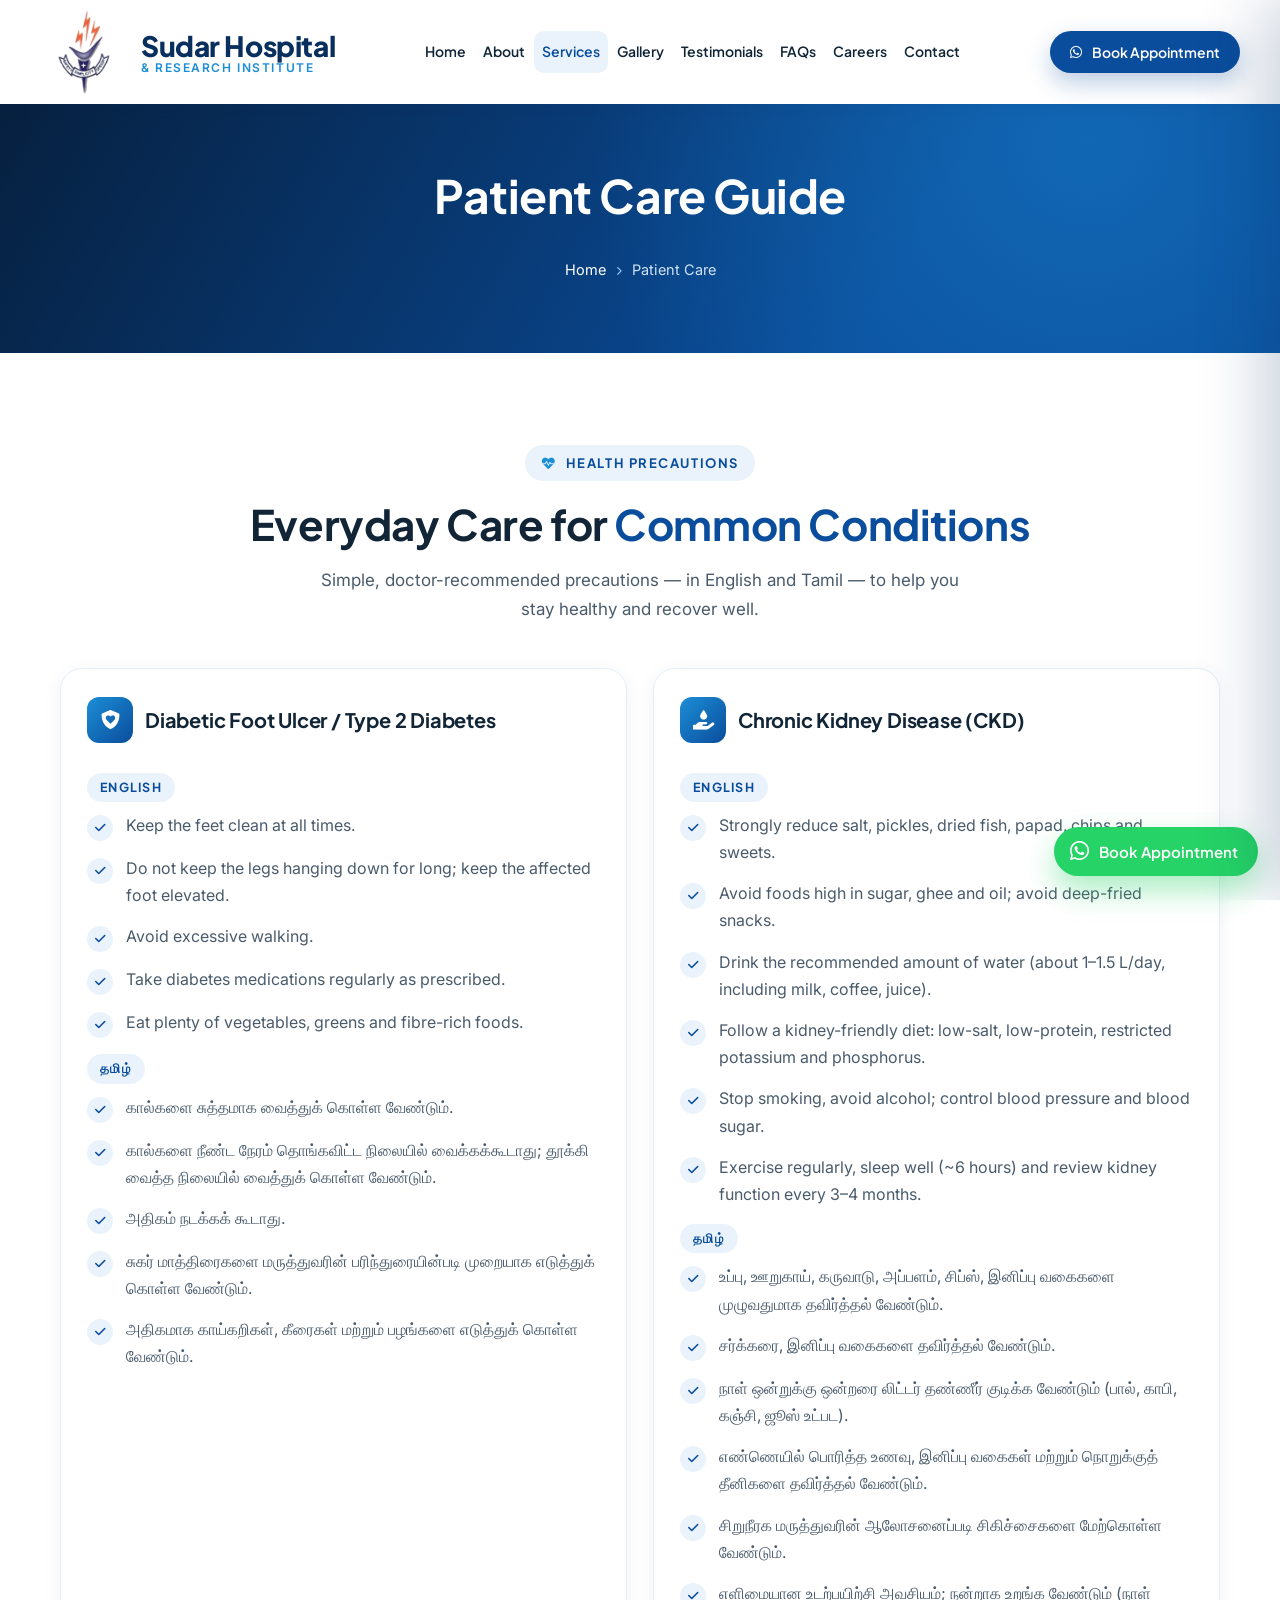
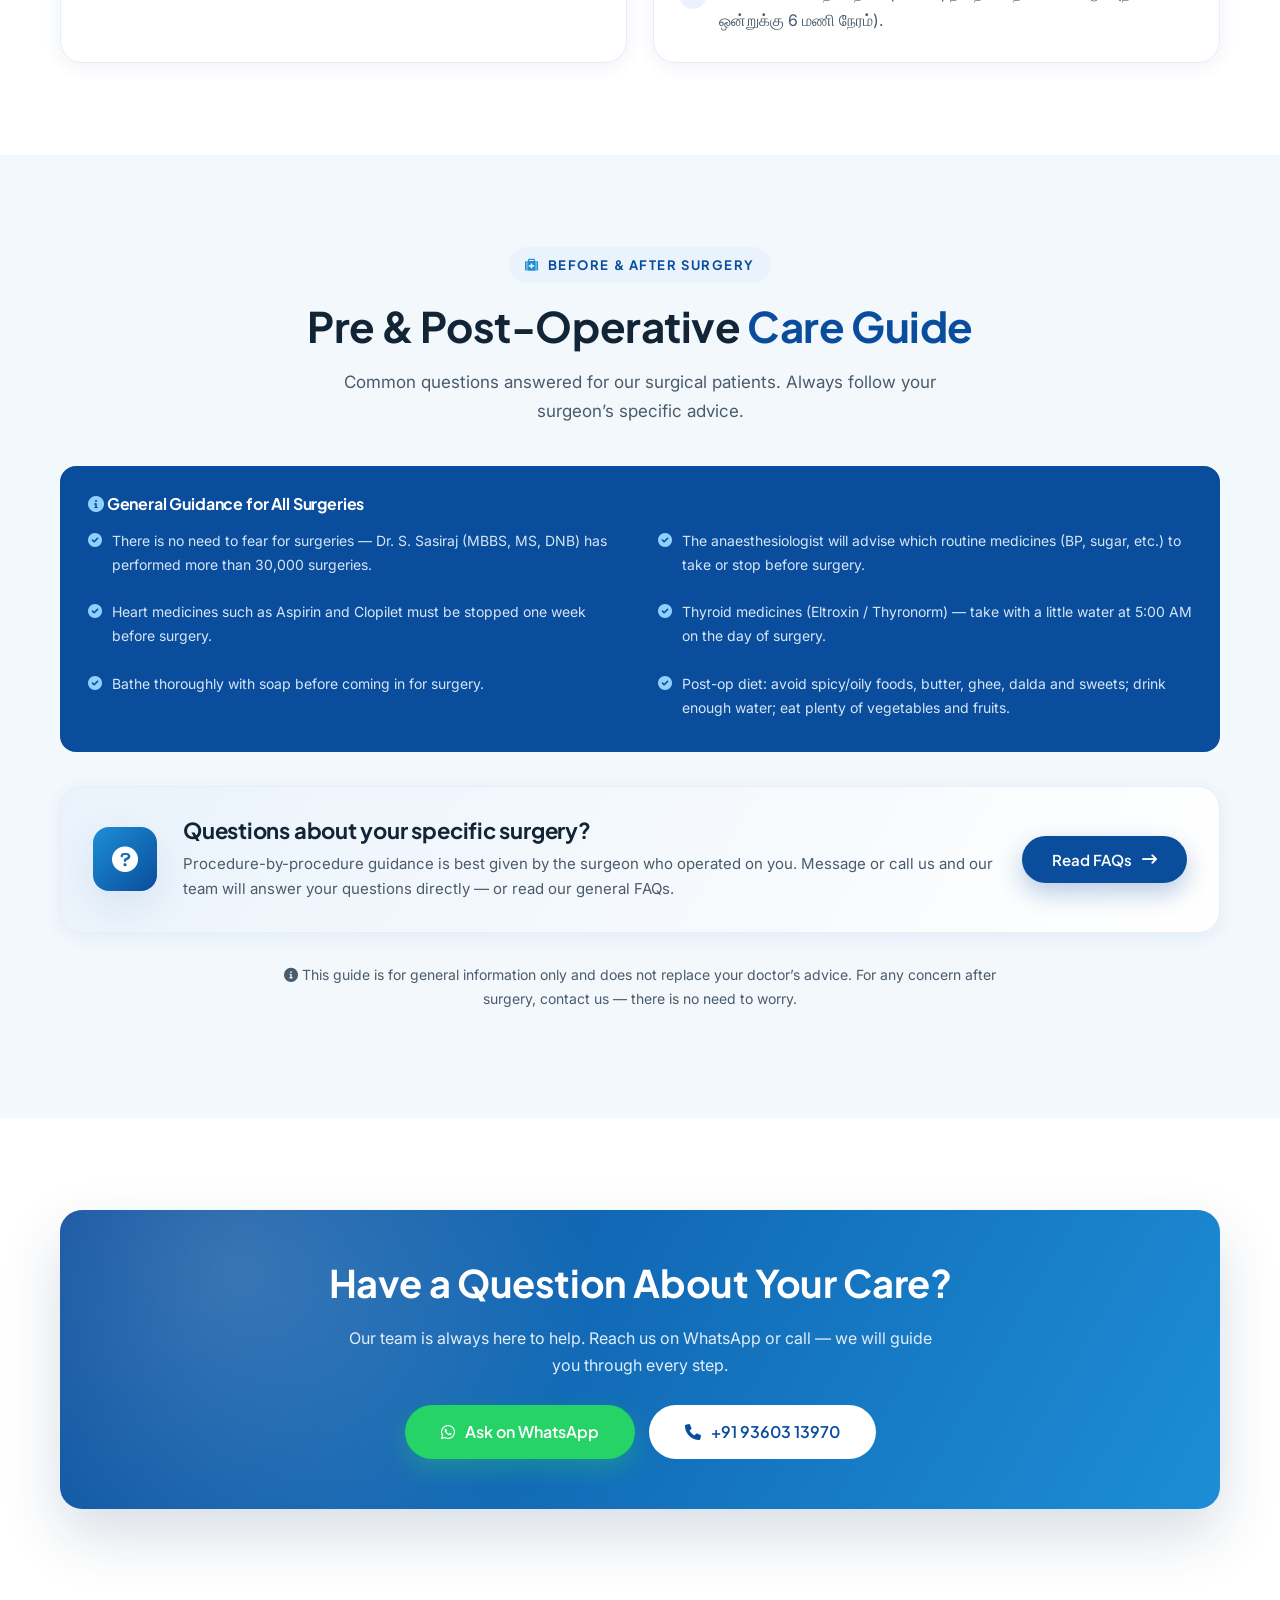
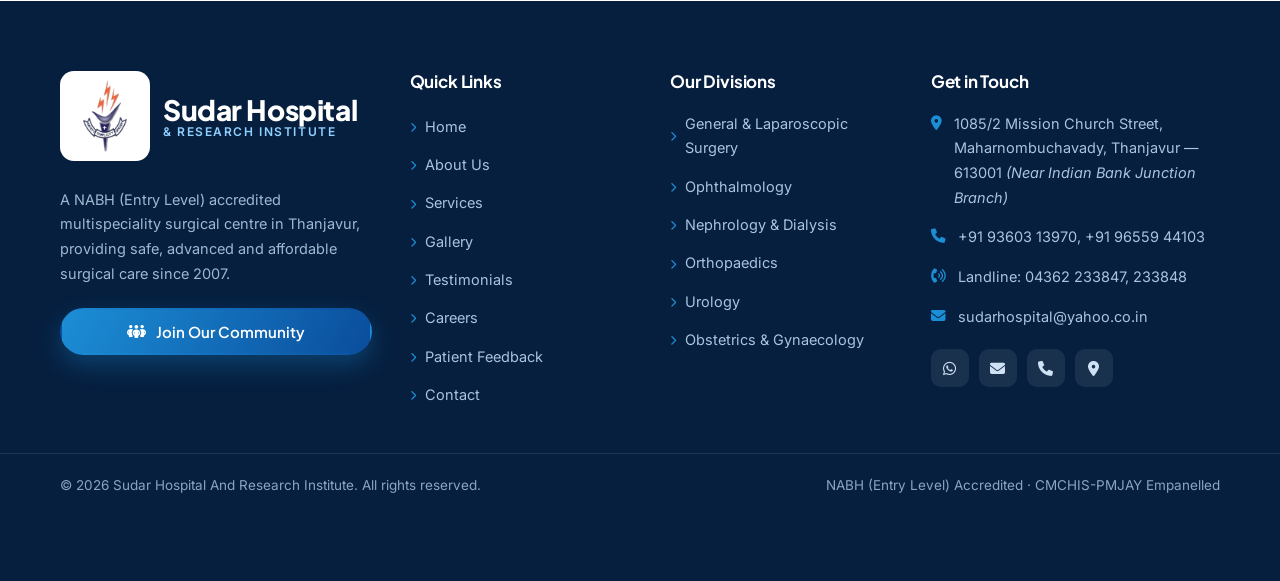
<file: patient-care.html>
<!DOCTYPE html>
<html lang="en">

<head>
  <meta charset="UTF-8">
  <meta name="viewport" content="width=device-width, initial-scale=1.0">
  <title>Patient Care Guide | Sudar Hospital &amp; Research Institute — Thanjavur</title>
  <meta name="description"
    content="Patient care guide for Sudar Hospital, Thanjavur — health precautions for diabetic foot &amp; kidney disease (English &amp; Tamil), and pre/post-operative care instructions for surgery patients.">
  <meta name="keywords" content="Sudar Hospital, Thanjavur hospital, laparoscopic surgery Thanjavur, multispeciality hospital, dialysis centre, cataract surgery, Dr S Sasiraj, NABH (Entry Level) accredited">
  <meta property="og:title" content="Sudar Hospital &amp; Research Institute — Thanjavur">
  <meta property="og:description" content="NABH (Entry Level) accredited multispeciality surgical centre. 30,000+ surgeries. General &amp; laparoscopic surgery, ophthalmology, 24×7 dialysis.">
  <meta property="og:type" content="website">
  <meta name="theme-color" content="#0a4d9c">

  <!--===== FAVICON =====-->
  <link rel="icon" href="assets/img/sudar/logo/favicon.ico" sizes="any">
  <link rel="icon" type="image/png" sizes="32x32" href="assets/img/sudar/logo/favicon-32x32.png">
  <link rel="icon" type="image/png" sizes="16x16" href="assets/img/sudar/logo/favicon-16x16.png">
  <link rel="apple-touch-icon" href="assets/img/sudar/logo/apple-touch-icon.png">

  <!--===== FONTS =====-->
  <link rel="preconnect" href="https://fonts.googleapis.com">
  <link rel="preconnect" href="https://fonts.gstatic.com" crossorigin>
  <link rel="preload" as="style" href="https://fonts.googleapis.com/css2?family=Plus+Jakarta+Sans:wght@500;600;700;800&family=Inter:wght@400;500;600&display=swap" onload="this.onload=null;this.rel='stylesheet'">
  <noscript><link rel="stylesheet" href="https://fonts.googleapis.com/css2?family=Plus+Jakarta+Sans:wght@500;600;700;800&family=Inter:wght@400;500;600&display=swap"></noscript>

  <!--===== CSS =====-->
  <link rel="stylesheet" href="assets/css/fa-subset.css">
  <link rel="stylesheet" href="assets/css/sudar.css">

  <!--===== Local Business Schema =====-->
  <script type="application/ld+json">
  {
    "@context": "https://schema.org",
    "@type": "Hospital",
    "name": "Sudar Hospital And Research Institute",
    "description": "NABH (Entry Level) accredited multispeciality surgical centre in Thanjavur offering general & laparoscopic surgery, ophthalmology, dialysis and more.",
    "image": "assets/img/sudar/photos/front-photo.webp",
    "url": "https://sudarhospital.com",
    "telephone": "+919360313970",
    "medicalSpecialty": ["Surgery", "Ophthalmology", "Nephrology", "Orthopedic", "Urologic", "Gynecologic"],
    "address": {
      "@type": "PostalAddress",
      "streetAddress": "1085/2 Mission Church Street, Maharnombuchavady",
      "addressLocality": "Thanjavur",
      "addressRegion": "Tamil Nadu",
      "postalCode": "613001",
      "addressCountry": "IN"
    }
  }
  </script>
</head>

<body>


  <!--===== FLOATING WHATSAPP + TOP =====-->
  <a class="sd-wa" href="https://api.whatsapp.com/send/?phone=919360313970&text=Hello%20Sudar%20Hospital%2C%20I%20would%20like%20to%20book%20an%20appointment." target="_blank" rel="noopener" aria-label="Book on WhatsApp">
    <span class="sd-wa__pulse"></span><i class="fa-brands fa-whatsapp"></i><span class="sd-wa__label">Book Appointment</span>
  </a>
  <button class="sd-top" aria-label="Back to top"><i class="fa-solid fa-arrow-up"></i></button>

  <!--===== HEADER =====-->

  <header class="sd-header">
    <div class="sd-container sd-header__in">
      <a href="index.html" class="sd-brand">
        <img src="assets/img/sudar/logo/sudar-logo.webp" alt="Sudar Hospital logo" class="sd-brand__mark">
        <span class="sd-brand__tx"><b>Sudar Hospital</b><span>&amp; Research Institute</span></span>
      </a>
      <nav class="sd-nav">
        <a href="index.html">Home</a>
        <a href="about.html">About</a>
        <a href="services.html" class="active">Services</a>
        <a href="gallery.html">Gallery</a>
        <a href="testimonial.html">Testimonials</a>
        <a href="faq.html">FAQs</a>
        <a href="careers.html">Careers</a>
        <a href="contact.html">Contact</a>
      </nav>
      <div class="sd-header__cta">
        <a href="https://api.whatsapp.com/send/?phone=919360313970&amp;text=Hello%20Sudar%20Hospital%2C%20I%20would%20like%20to%20book%20an%20appointment." target="_blank" rel="noopener" class="sd-btn sd-btn--primary"><i class="fa-brands fa-whatsapp"></i> Book Appointment</a>
        <button class="sd-burger" aria-label="Open menu"><i class="fa-solid fa-bars-staggered"></i></button>
      </div>
    </div>
  </header>

  <!--===== MOBILE DRAWER =====-->
  <div class="sd-offcanvas">
  <div class="sd-overlay"></div>
  <aside class="sd-drawer" aria-label="Mobile menu">
    <div class="sd-drawer__head">
      <a href="index.html" class="sd-brand">
        <img src="assets/img/sudar/logo/sudar-logo.webp" alt="Sudar Hospital logo" class="sd-brand__mark">
        <span class="sd-brand__tx"><b>Sudar Hospital</b><span>&amp; Research Institute</span></span>
      </a>
      <button class="sd-drawer__close" aria-label="Close menu"><i class="fa-solid fa-xmark"></i></button>
    </div>
    <nav>
      <a href="index.html">Home</a>
      <a href="about.html">About</a>
      <a href="services.html" class="active">Services</a>
      <a href="gallery.html">Gallery</a>
      <a href="testimonial.html">Testimonials</a>
      <a href="faq.html">FAQs</a>
      <a href="careers.html">Careers</a>
      <a href="feedback.html">Feedback</a>
      <a href="contact.html">Contact</a>
    </nav>
    <div class="sd-drawer__cta">
      <a href="https://api.whatsapp.com/send/?phone=919360313970&text=Hello%20Sudar%20Hospital%2C%20I%20would%20like%20to%20book%20an%20appointment." target="_blank" rel="noopener" class="sd-btn sd-btn--wa"><i class="fa-brands fa-whatsapp"></i> Book on WhatsApp</a>
      <a href="tel:+919360313970" class="sd-btn sd-btn--ghost"><i class="fa-solid fa-phone"></i> Call Now</a>
    </div>
    <div class="sd-drawer__contact">
      <a href="https://www.google.com/maps?q=Sudar+Hospital+And+Research+Institute+Thanjavur" target="_blank" rel="noopener"><i class="fa-solid fa-location-dot"></i> 1085/2 Mission Church Street, Maharnombuchavady, Thanjavur — 613001</a>
      <a href="mailto:sudarhospital@yahoo.co.in"><i class="fa-solid fa-envelope"></i> sudarhospital@yahoo.co.in</a>
    </div>
  </aside>
  </div>

  <!--===== PAGE HERO =====-->
  <section class="sd-pagehero">
    <div class="sd-container">
      <h1>Patient Care Guide</h1>
      <div class="sd-crumb"><a href="index.html">Home</a> <i class="fa-solid fa-chevron-right"></i> <span>Patient Care</span></div>
    </div>
  </section>

  <!--===== HEALTH PRECAUTIONS =====-->
  <section class="sd-section">
    <div class="sd-container">
      <div class="sd-head-center" data-aos="fade-up" style="margin-bottom:44px;">
        <span class="sd-eyebrow"><i class="fa-solid fa-heart-pulse"></i> Health Precautions</span>
        <h2 class="sd-title">Everyday Care for <span class="hl">Common Conditions</span></h2>
        <p class="sd-lead sd-narrow">Simple, doctor-recommended precautions — in English and Tamil — to help you stay healthy and recover well.</p>
      </div>
      <div class="sd-grid-2">

        <div class="sd-pc-card" data-aos="fade-up">
          <h3><span class="sd-pc-ic"><i class="fa-solid fa-shield-heart"></i></span> Diabetic Foot Ulcer / Type 2 Diabetes</h3>
          <div class="sd-pc-lang">English</div>
          <ul class="sd-feat-list">
            <li><i class="fa-solid fa-check"></i> <span>Keep the feet clean at all times.</span></li>
            <li><i class="fa-solid fa-check"></i> <span>Do not keep the legs hanging down for long; keep the affected foot elevated.</span></li>
            <li><i class="fa-solid fa-check"></i> <span>Avoid excessive walking.</span></li>
            <li><i class="fa-solid fa-check"></i> <span>Take diabetes medications regularly as prescribed.</span></li>
            <li><i class="fa-solid fa-check"></i> <span>Eat plenty of vegetables, greens and fibre-rich foods.</span></li>
          </ul>
          <div class="sd-pc-lang">தமிழ்</div>
          <ul class="sd-feat-list sd-pc-ta">
            <li><i class="fa-solid fa-check"></i> <span>கால்களை சுத்தமாக வைத்துக் கொள்ள வேண்டும்.</span></li>
            <li><i class="fa-solid fa-check"></i> <span>கால்களை நீண்ட நேரம் தொங்கவிட்ட நிலையில் வைக்கக்கூடாது; தூக்கி வைத்த நிலையில் வைத்துக் கொள்ள வேண்டும்.</span></li>
            <li><i class="fa-solid fa-check"></i> <span>அதிகம் நடக்கக் கூடாது.</span></li>
            <li><i class="fa-solid fa-check"></i> <span>சுகர் மாத்திரைகளை மருத்துவரின் பரிந்துரையின்படி முறையாக எடுத்துக் கொள்ள வேண்டும்.</span></li>
            <li><i class="fa-solid fa-check"></i> <span>அதிகமாக காய்கறிகள், கீரைகள் மற்றும் பழங்களை எடுத்துக் கொள்ள வேண்டும்.</span></li>
          </ul>
        </div>

        <div class="sd-pc-card" data-aos="fade-up" data-aos-delay="100">
          <h3><span class="sd-pc-ic"><i class="fa-solid fa-hand-holding-droplet"></i></span> Chronic Kidney Disease (CKD)</h3>
          <div class="sd-pc-lang">English</div>
          <ul class="sd-feat-list">
            <li><i class="fa-solid fa-check"></i> <span>Strongly reduce salt, pickles, dried fish, papad, chips and sweets.</span></li>
            <li><i class="fa-solid fa-check"></i> <span>Avoid foods high in sugar, ghee and oil; avoid deep-fried snacks.</span></li>
            <li><i class="fa-solid fa-check"></i> <span>Drink the recommended amount of water (about 1–1.5 L/day, including milk, coffee, juice).</span></li>
            <li><i class="fa-solid fa-check"></i> <span>Follow a kidney-friendly diet: low-salt, low-protein, restricted potassium and phosphorus.</span></li>
            <li><i class="fa-solid fa-check"></i> <span>Stop smoking, avoid alcohol; control blood pressure and blood sugar.</span></li>
            <li><i class="fa-solid fa-check"></i> <span>Exercise regularly, sleep well (~6 hours) and review kidney function every 3–4 months.</span></li>
          </ul>
          <div class="sd-pc-lang">தமிழ்</div>
          <ul class="sd-feat-list sd-pc-ta">
            <li><i class="fa-solid fa-check"></i> <span>உப்பு, ஊறுகாய், கருவாடு, அப்பளம், சிப்ஸ், இனிப்பு வகைகளை முழுவதுமாக தவிர்த்தல் வேண்டும்.</span></li>
            <li><i class="fa-solid fa-check"></i> <span>சர்க்கரை, இனிப்பு வகைகளை தவிர்த்தல் வேண்டும்.</span></li>
            <li><i class="fa-solid fa-check"></i> <span>நாள் ஒன்றுக்கு ஒன்றரை லிட்டர் தண்ணீர் குடிக்க வேண்டும் (பால், காபி, கஞ்சி, ஜூஸ் உட்பட).</span></li>
            <li><i class="fa-solid fa-check"></i> <span>எண்ணெயில் பொரித்த உணவு, இனிப்பு வகைகள் மற்றும் நொறுக்குத் தீனிகளை தவிர்த்தல் வேண்டும்.</span></li>
            <li><i class="fa-solid fa-check"></i> <span>சிறுநீரக மருத்துவரின் ஆலோசனைப்படி சிகிச்சைகளை மேற்கொள்ள வேண்டும்.</span></li>
            <li><i class="fa-solid fa-check"></i> <span>எளிமையான உடற்பயிற்சி அவசியம்; நன்றாக உறங்க வேண்டும் (நாள் ஒன்றுக்கு 6 மணி நேரம்).</span></li>
          </ul>
        </div>

      </div>
    </div>
  </section>

  <!--===== SURGERY CARE FAQ =====-->
  <section class="sd-section sd-section--soft">
    <div class="sd-container">
      <div class="sd-head-center" data-aos="fade-up" style="margin-bottom:40px;">
        <span class="sd-eyebrow"><i class="fa-solid fa-suitcase-medical"></i> Before &amp; After Surgery</span>
        <h2 class="sd-title">Pre &amp; Post-Operative <span class="hl">Care Guide</span></h2>
        <p class="sd-lead sd-narrow">Common questions answered for our surgical patients. Always follow your surgeon’s specific advice.</p>
      </div>

      <div class="card sd-profile__card-wide" data-aos="fade-up" style="margin-bottom:34px;">
        <h4><i class="fa-solid fa-circle-info"></i> General Guidance for All Surgeries</h4>
        <ul>
          <li><i class="fa-solid fa-circle-check"></i> <span>There is no need to fear for surgeries — Dr. S. Sasiraj (MBBS, MS, DNB) has performed more than 30,000 surgeries.</span></li>
          <li><i class="fa-solid fa-circle-check"></i> <span>The anaesthesiologist will advise which routine medicines (BP, sugar, etc.) to take or stop before surgery.</span></li>
          <li><i class="fa-solid fa-circle-check"></i> <span>Heart medicines such as Aspirin and Clopilet must be stopped one week before surgery.</span></li>
          <li><i class="fa-solid fa-circle-check"></i> <span>Thyroid medicines (Eltroxin / Thyronorm) — take with a little water at 5:00 AM on the day of surgery.</span></li>
          <li><i class="fa-solid fa-circle-check"></i> <span>Bathe thoroughly with soap before coming in for surgery.</span></li>
          <li><i class="fa-solid fa-circle-check"></i> <span>Post-op diet: avoid spicy/oily foods, butter, ghee, dalda and sweets; drink enough water; eat plenty of vegetables and fruits.</span></li>
        </ul>
      </div>

      <div class="sd-pc-promo" data-aos="fade-up">
        <div class="sd-pc-promo__ic"><i class="fa-solid fa-circle-question"></i></div>
        <div class="sd-pc-promo__body">
          <h3>Questions about your specific surgery?</h3>
          <p>Procedure-by-procedure guidance is best given by the surgeon who operated on you. Message or call us and our team will answer your questions directly — or read our general FAQs.</p>
        </div>
        <a href="faq.html" class="sd-btn sd-btn--primary">Read FAQs <i class="fa-solid fa-arrow-right-long"></i></a>
      </div>

      <p style="text-align:center; color:var(--c-body); font-size:14px; margin-top:30px; max-width:720px; margin-left:auto; margin-right:auto;"><i class="fa-solid fa-circle-info"></i> This guide is for general information only and does not replace your doctor’s advice. For any concern after surgery, contact us — there is no need to worry.</p>
    </div>
  </section>

  <!--===== CTA =====-->
  <section class="sd-section">
    <div class="sd-container">
      <div class="sd-cta" data-aos="zoom-in">
        <h2>Have a Question About Your Care?</h2>
        <p>Our team is always here to help. Reach us on WhatsApp or call — we will guide you through every step.</p>
        <div class="sd-cta__btns">
          <a href="https://api.whatsapp.com/send/?phone=919360313970&text=Hello%20Sudar%20Hospital%2C%20I%20have%20a%20question%20about%20patient%20care." target="_blank" rel="noopener" class="sd-btn sd-btn--wa sd-btn--lg"><i class="fa-brands fa-whatsapp"></i> Ask on WhatsApp</a>
          <a href="tel:+919360313970" class="sd-btn sd-btn--light sd-btn--lg"><i class="fa-solid fa-phone"></i> +91 93603 13970</a>
        </div>
      </div>
    </div>
  </section>

  <!--===== FOOTER =====-->
  <footer class="sd-footer">
    <div class="sd-container">
      <div class="sd-footer__grid">
        <div class="sd-footer__about">
          <a href="index.html" class="sd-brand">
            <img src="assets/img/sudar/logo/sudar-logo.webp" alt="Sudar Hospital logo" class="sd-brand__mark">
            <span class="sd-brand__tx"><b>Sudar Hospital</b><span>&amp; Research Institute</span></span>
          </a>
          <p>A NABH (Entry Level) accredited multispeciality surgical centre in Thanjavur, providing safe, advanced and affordable surgical care since 2007.</p>
          <div class="sd-footer__community">
            <a href="https://sudarhospital.com/checkout/e56c35ed-4a72-4bfb-80d2-089088dd106f" target="_blank" rel="noopener" class="sd-btn sd-btn--community"><i class="fa-solid fa-people-group"></i> Join Our Community</a>
          </div>
        </div>
        <div>
          <h4>Quick Links</h4>
          <ul class="sd-footer__links">
            <li><a href="index.html"><i class="fa-solid fa-chevron-right"></i> Home</a></li>
            <li><a href="about.html"><i class="fa-solid fa-chevron-right"></i> About Us</a></li>
            <li><a href="services.html"><i class="fa-solid fa-chevron-right"></i> Services</a></li>
            <li><a href="gallery.html"><i class="fa-solid fa-chevron-right"></i> Gallery</a></li>
            <li><a href="testimonial.html"><i class="fa-solid fa-chevron-right"></i> Testimonials</a></li>
            <li><a href="careers.html"><i class="fa-solid fa-chevron-right"></i> Careers</a></li>
            <li><a href="feedback.html"><i class="fa-solid fa-chevron-right"></i> Patient Feedback</a></li>
            <li><a href="contact.html"><i class="fa-solid fa-chevron-right"></i> Contact</a></li>
          </ul>
        </div>
        <div>
          <h4>Our Divisions</h4>
          <ul class="sd-footer__links">
            <li><a href="services.html"><i class="fa-solid fa-chevron-right"></i> General &amp; Laparoscopic Surgery</a></li>
            <li><a href="services.html"><i class="fa-solid fa-chevron-right"></i> Ophthalmology</a></li>
            <li><a href="services.html"><i class="fa-solid fa-chevron-right"></i> Nephrology &amp; Dialysis</a></li>
            <li><a href="services.html"><i class="fa-solid fa-chevron-right"></i> Orthopaedics</a></li>
            <li><a href="services.html"><i class="fa-solid fa-chevron-right"></i> Urology</a></li>
            <li><a href="services.html"><i class="fa-solid fa-chevron-right"></i> Obstetrics &amp; Gynaecology</a></li>
          </ul>
        </div>
        <div>
          <h4>Get in Touch</h4>
          <ul class="sd-footer__contact">
            <li><i class="fa-solid fa-location-dot"></i> <span>1085/2 Mission Church Street, Maharnombuchavady, Thanjavur — 613001 <em>(Near Indian Bank Junction Branch)</em></span></li>
            <li><i class="fa-solid fa-phone"></i> <span><a href="tel:+919360313970">+91 93603 13970</a>, <a href="tel:+919655944103">+91 96559 44103</a></span></li>
            <li><i class="fa-solid fa-phone-volume"></i> <span>Landline: <a href="tel:+914362233847">04362 233847</a>, <a href="tel:+914362233848">233848</a></span></li>
            <li><i class="fa-solid fa-envelope"></i> <span><a href="mailto:sudarhospital@yahoo.co.in">sudarhospital@yahoo.co.in</a></span></li>
          </ul>
          <div class="sd-footer__social">
            <a href="https://api.whatsapp.com/send/?phone=919360313970" target="_blank" rel="noopener" aria-label="WhatsApp"><i class="fa-brands fa-whatsapp"></i></a>
            <a href="mailto:sudarhospital@yahoo.co.in" aria-label="Email"><i class="fa-solid fa-envelope"></i></a>
            <a href="tel:+919360313970" aria-label="Phone"><i class="fa-solid fa-phone"></i></a>
            <a href="https://www.google.com/maps?q=Sudar+Hospital+And+Research+Institute+Thanjavur" target="_blank" rel="noopener" aria-label="Map"><i class="fa-solid fa-location-dot"></i></a>
          </div>
        </div>
      </div>
    </div>
    <div class="sd-footer__bar">
      <div class="sd-container" style="display:flex; justify-content:space-between; gap:14px; flex-wrap:wrap; width:100%;">
        <span>© 2026 Sudar Hospital And Research Institute. All rights reserved.</span>
        <span>NABH (Entry Level) Accredited · CMCHIS-PMJAY Empanelled</span>
      </div>
    </div>
  </footer>

  <!--===== JS =====-->
  <script defer src="assets/js/sudar.js"></script>
</body>

</html>
</file>
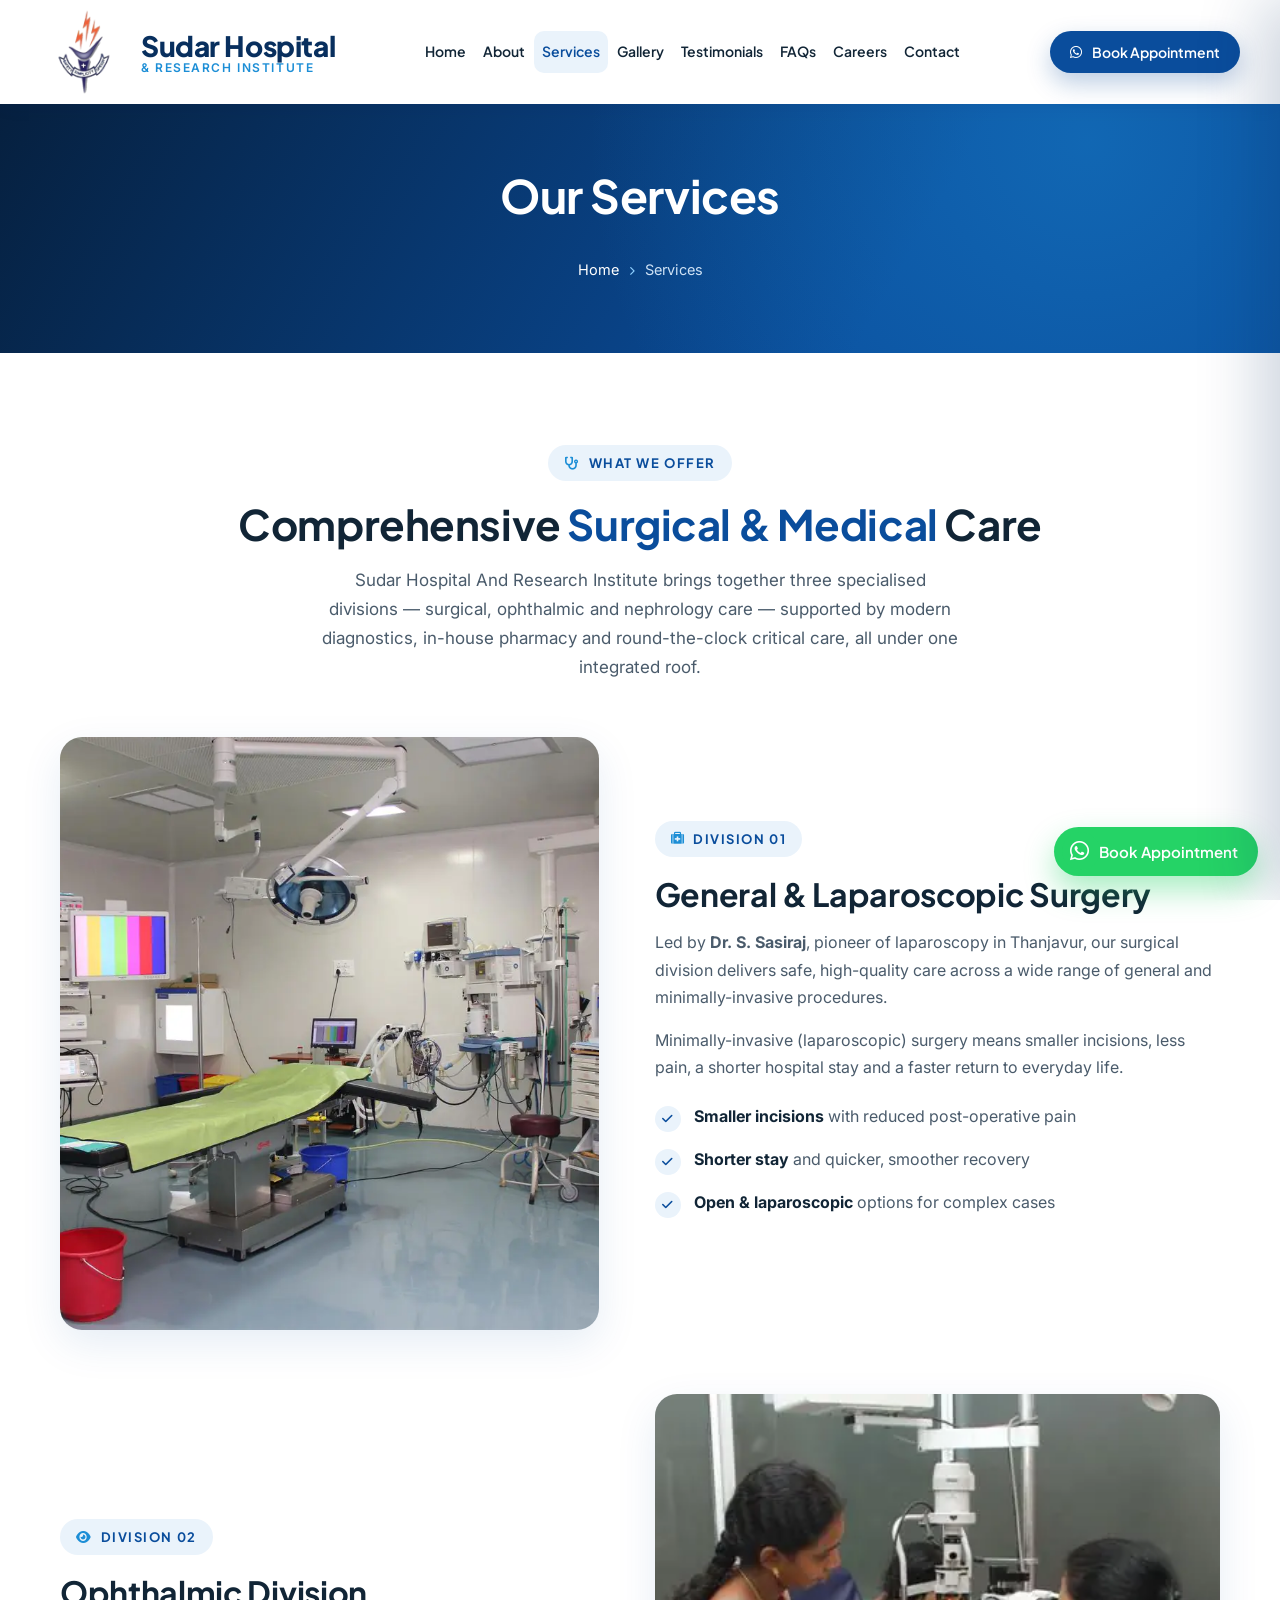
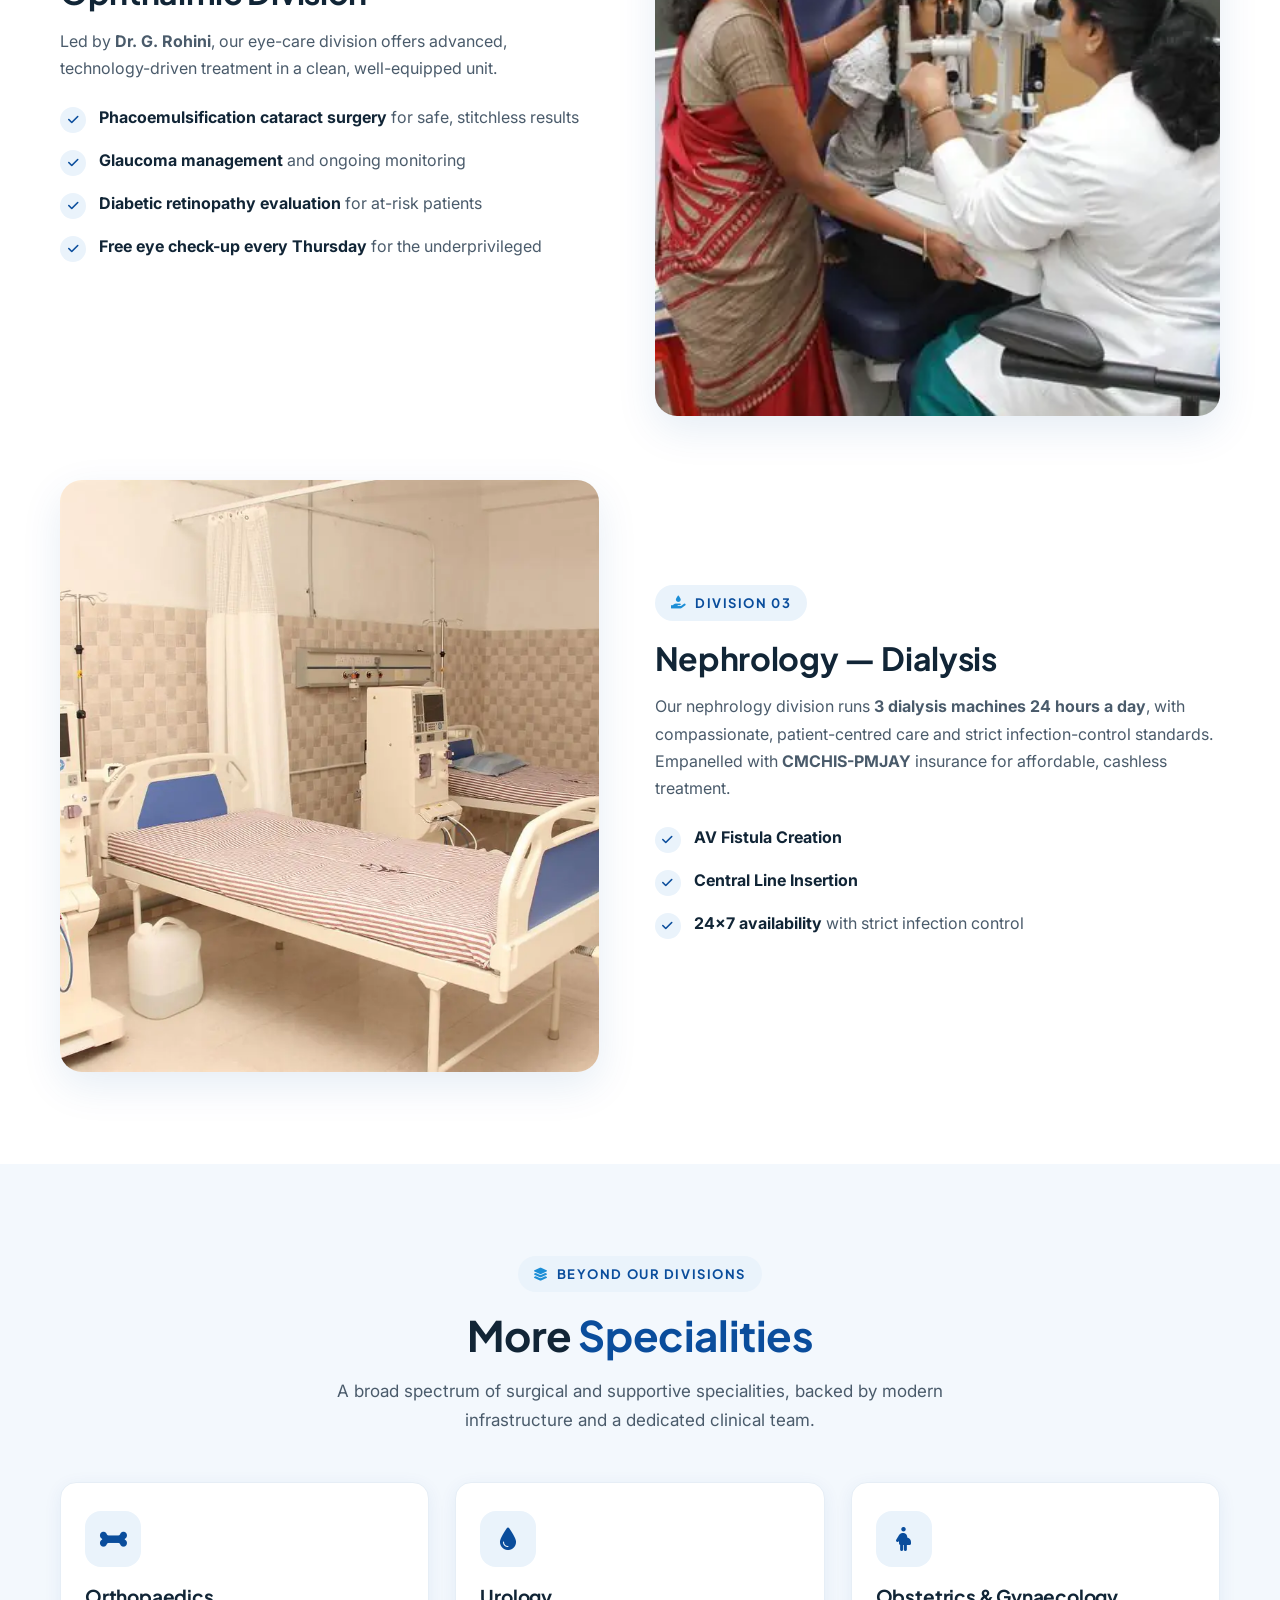
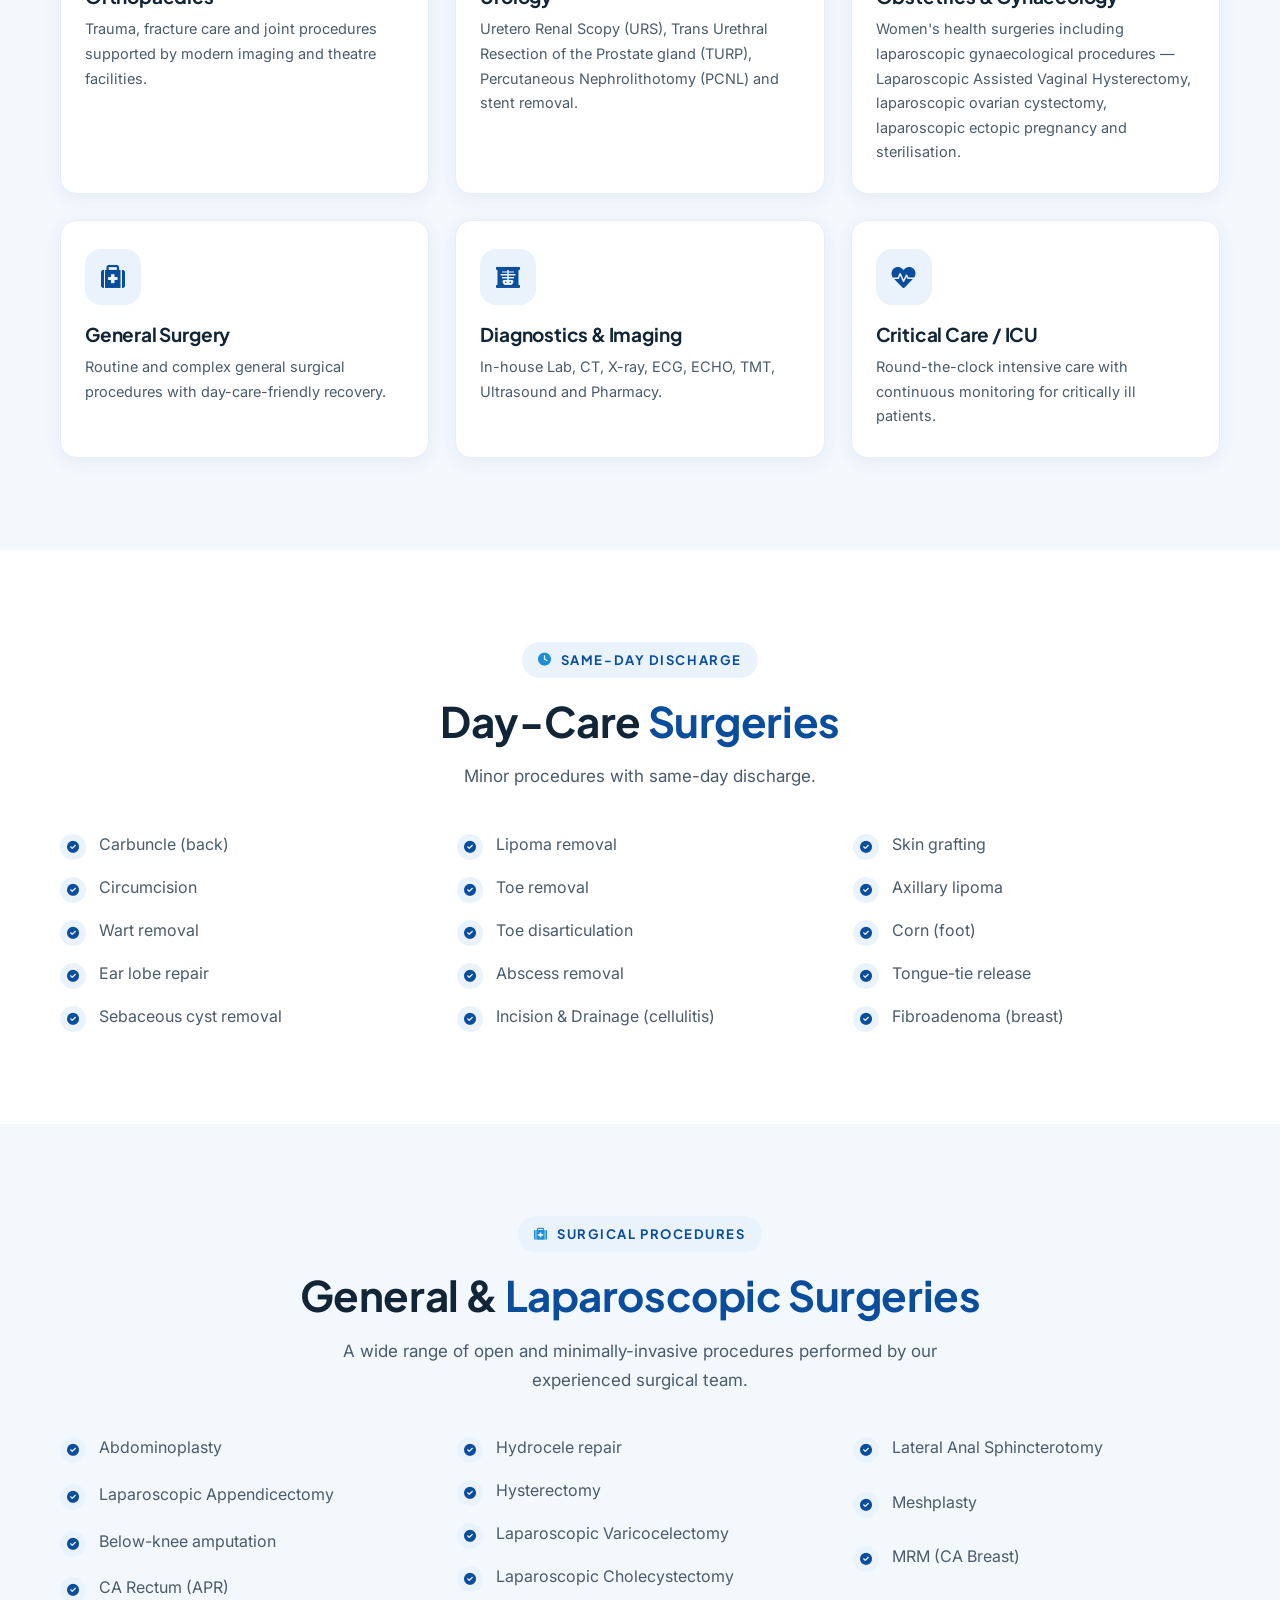
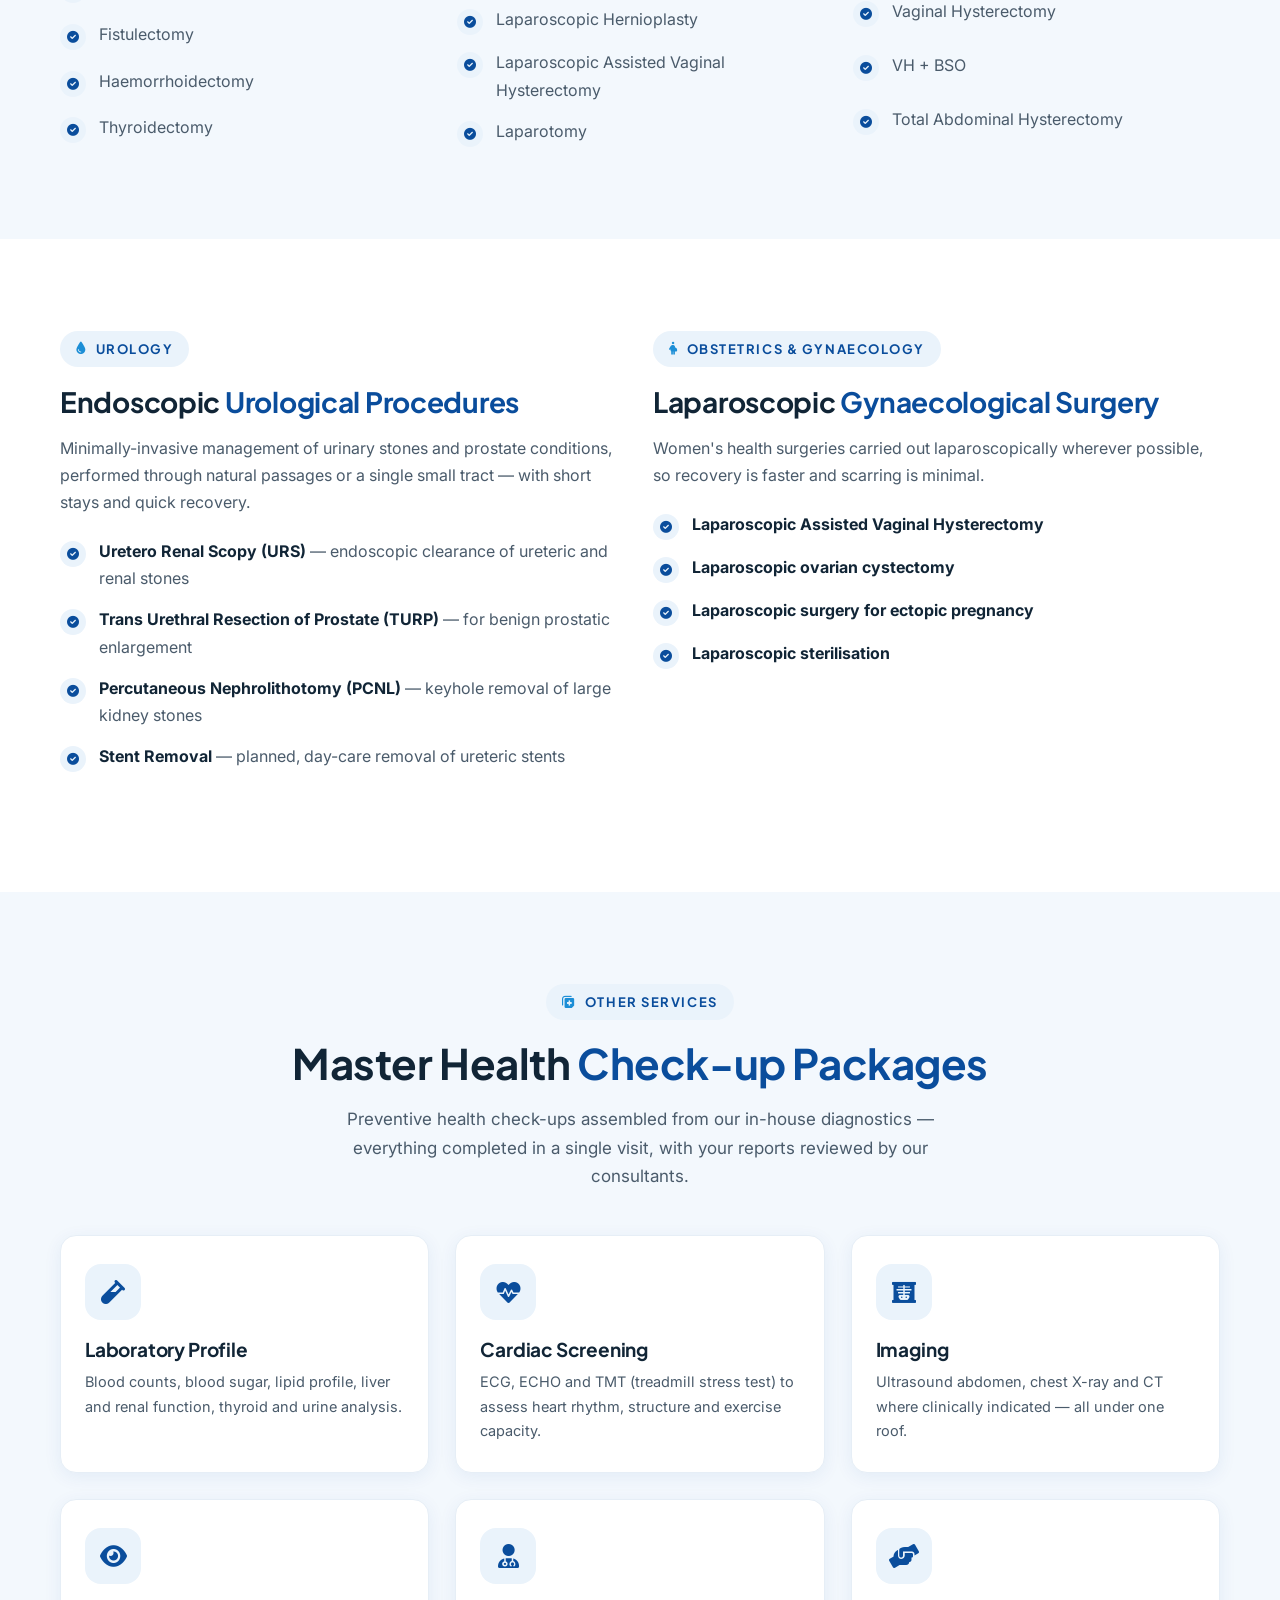
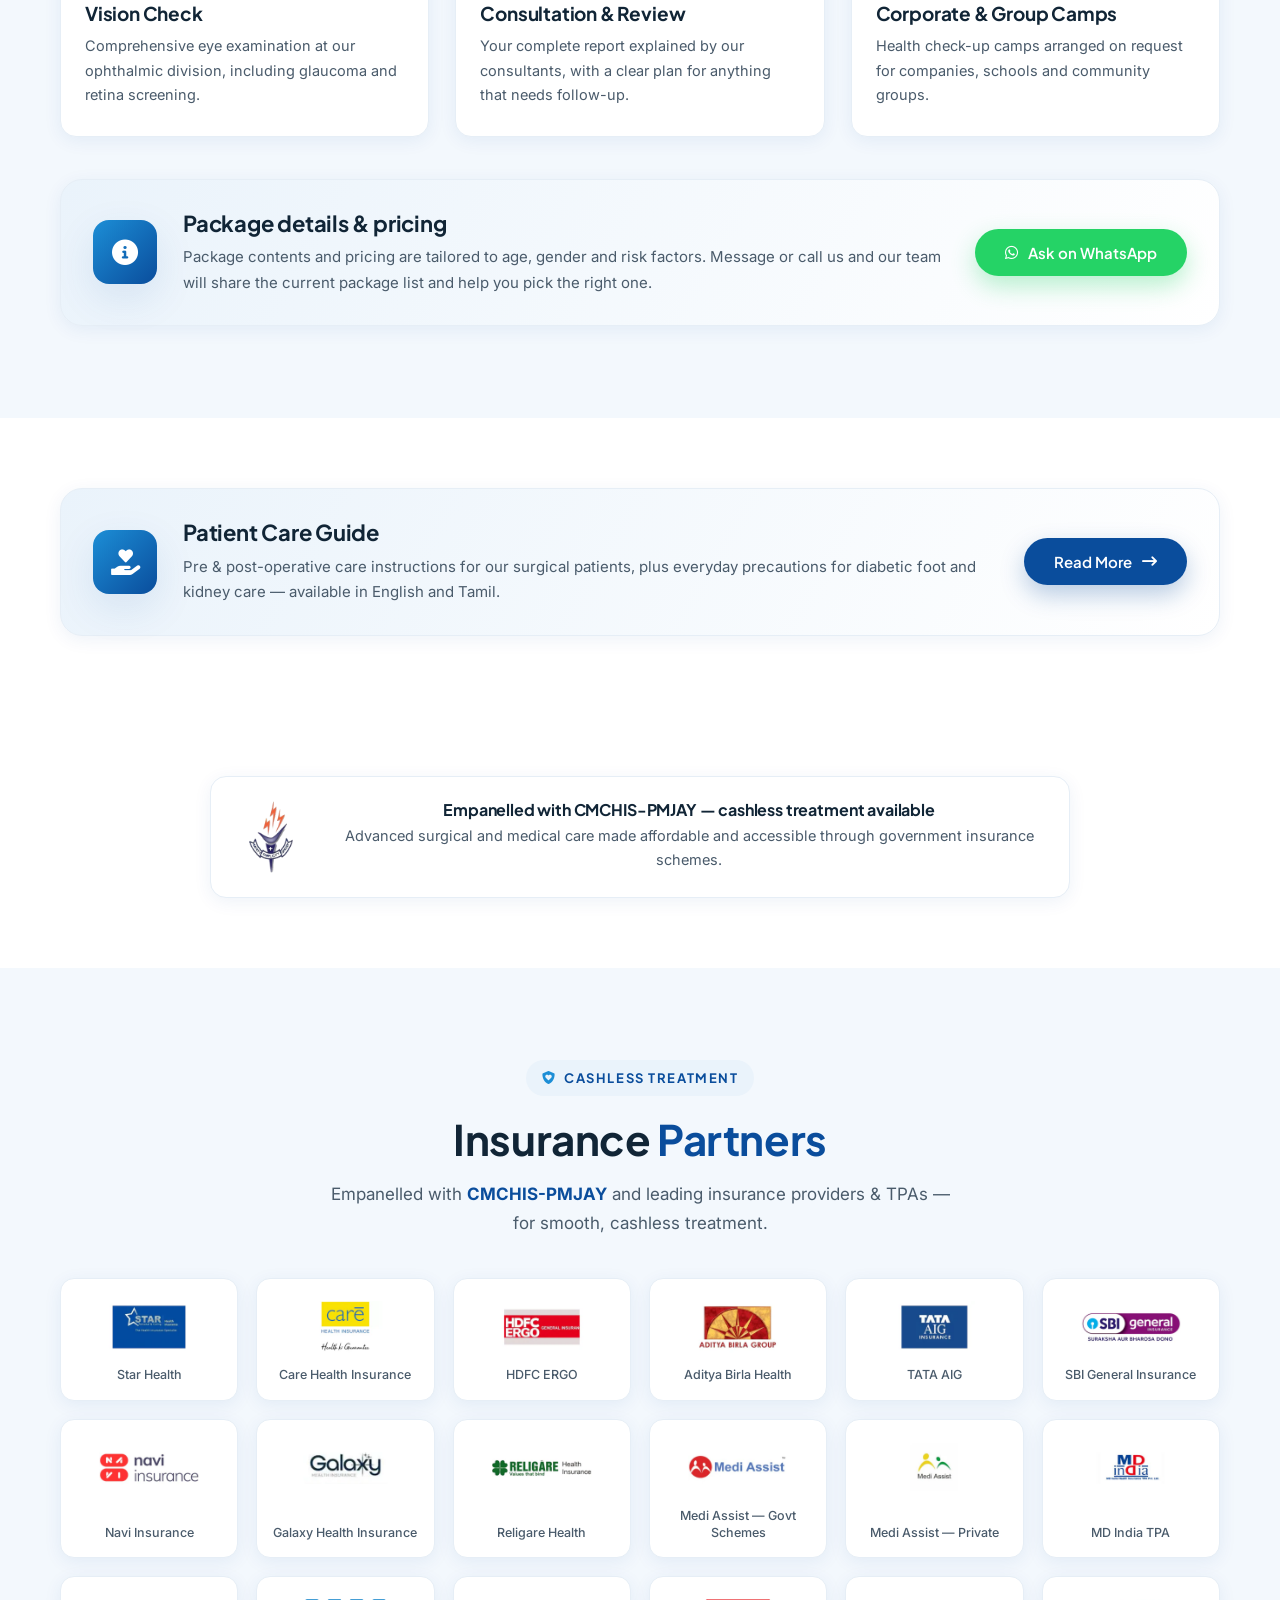
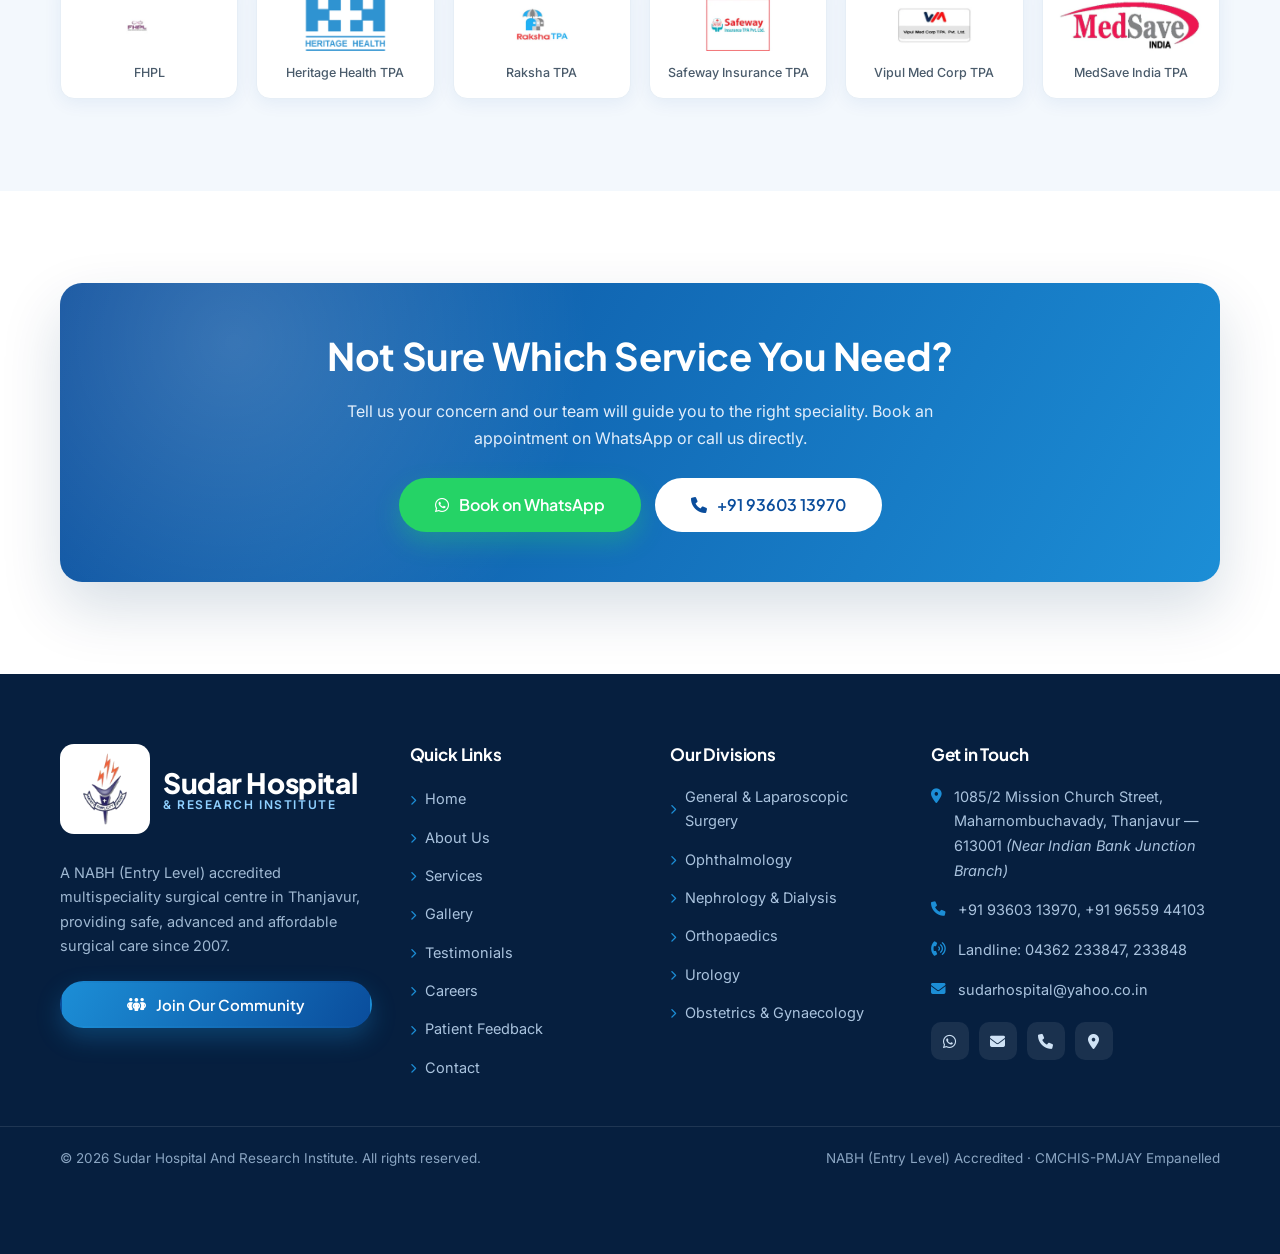
<file: services.html>
<!DOCTYPE html>
<html lang="en">

<head>
  <meta charset="UTF-8">
  <meta name="viewport" content="width=device-width, initial-scale=1.0">
  <title>Our Services | Sudar Hospital &amp; Research Institute — Thanjavur</title>
  <meta name="description"
    content="Explore the services at Sudar Hospital &amp; Research Institute, Thanjavur — general &amp; laparoscopic surgery, ophthalmology, 24×7 dialysis, orthopaedics, urology, gynaecology, day-care surgeries and in-house diagnostics. CMCHIS-PMJAY empanelled. Call/WhatsApp +91 93603 13970.">
  <meta name="keywords" content="Sudar Hospital, Thanjavur hospital, laparoscopic surgery Thanjavur, multispeciality hospital, dialysis centre, cataract surgery, Dr S Sasiraj, NABH (Entry Level) accredited">
  <meta property="og:title" content="Sudar Hospital &amp; Research Institute — Thanjavur">
  <meta property="og:description" content="NABH (Entry Level) accredited multispeciality surgical centre. 30,000+ surgeries. General &amp; laparoscopic surgery, ophthalmology, 24×7 dialysis.">
  <meta property="og:type" content="website">
  <meta name="theme-color" content="#0a4d9c">

  <!--===== FAVICON =====-->
  <link rel="icon" href="assets/img/sudar/logo/favicon.ico" sizes="any">
  <link rel="icon" type="image/png" sizes="32x32" href="assets/img/sudar/logo/favicon-32x32.png">
  <link rel="icon" type="image/png" sizes="16x16" href="assets/img/sudar/logo/favicon-16x16.png">
  <link rel="apple-touch-icon" href="assets/img/sudar/logo/apple-touch-icon.png">

  <!--===== FONTS =====-->
  <link rel="preconnect" href="https://fonts.googleapis.com">
  <link rel="preconnect" href="https://fonts.gstatic.com" crossorigin>
  <link rel="preload" as="style" href="https://fonts.googleapis.com/css2?family=Plus+Jakarta+Sans:wght@500;600;700;800&family=Inter:wght@400;500;600&display=swap" onload="this.onload=null;this.rel='stylesheet'">
  <noscript><link rel="stylesheet" href="https://fonts.googleapis.com/css2?family=Plus+Jakarta+Sans:wght@500;600;700;800&family=Inter:wght@400;500;600&display=swap"></noscript>

  <!--===== CSS =====-->
  <link rel="stylesheet" href="assets/css/fa-subset.css">
  <link rel="stylesheet" href="assets/css/sudar.css">

  <!--===== Local Business Schema =====-->
  <script type="application/ld+json">
  {
    "@context": "https://schema.org",
    "@type": "Hospital",
    "name": "Sudar Hospital And Research Institute",
    "description": "NABH (Entry Level) accredited multispeciality surgical centre in Thanjavur offering general & laparoscopic surgery, ophthalmology, dialysis and more.",
    "image": "assets/img/sudar/photos/front-photo.webp",
    "url": "https://sudarhospital.com",
    "telephone": "+919360313970",
    "medicalSpecialty": ["Surgery", "Ophthalmology", "Nephrology", "Orthopedic", "Urologic", "Gynecologic"],
    "address": {
      "@type": "PostalAddress",
      "streetAddress": "1085/2 Mission Church Street, Maharnombuchavady",
      "addressLocality": "Thanjavur",
      "addressRegion": "Tamil Nadu",
      "postalCode": "613001",
      "addressCountry": "IN"
    }
  }
  </script>
</head>

<body>


  <!--===== FLOATING WHATSAPP + TOP =====-->
  <a class="sd-wa" href="https://api.whatsapp.com/send/?phone=919360313970&text=Hello%20Sudar%20Hospital%2C%20I%20would%20like%20to%20book%20an%20appointment." target="_blank" rel="noopener" aria-label="Book on WhatsApp">
    <span class="sd-wa__pulse"></span><i class="fa-brands fa-whatsapp"></i><span class="sd-wa__label">Book Appointment</span>
  </a>
  <button class="sd-top" aria-label="Back to top"><i class="fa-solid fa-arrow-up"></i></button>

  <!--===== HEADER =====-->

  <header class="sd-header">
    <div class="sd-container sd-header__in">
      <a href="index.html" class="sd-brand">
        <img src="assets/img/sudar/logo/sudar-logo.webp" alt="Sudar Hospital logo" class="sd-brand__mark">
        <span class="sd-brand__tx"><b>Sudar Hospital</b><span>&amp; Research Institute</span></span>
      </a>
      <nav class="sd-nav">
        <a href="index.html">Home</a>
        <a href="about.html">About</a>
        <a href="services.html" class="active">Services</a>
        <a href="gallery.html">Gallery</a>
        <a href="testimonial.html">Testimonials</a>
        <a href="faq.html">FAQs</a>
        <a href="careers.html">Careers</a>
        <a href="contact.html">Contact</a>
      </nav>
      <div class="sd-header__cta">
        <a href="https://api.whatsapp.com/send/?phone=919360313970&amp;text=Hello%20Sudar%20Hospital%2C%20I%20would%20like%20to%20book%20an%20appointment." target="_blank" rel="noopener" class="sd-btn sd-btn--primary"><i class="fa-brands fa-whatsapp"></i> Book Appointment</a>
        <button class="sd-burger" aria-label="Open menu"><i class="fa-solid fa-bars-staggered"></i></button>
      </div>
    </div>
  </header>

  <!--===== MOBILE DRAWER =====-->
  <div class="sd-offcanvas">
  <div class="sd-overlay"></div>
  <aside class="sd-drawer" aria-label="Mobile menu">
    <div class="sd-drawer__head">
      <a href="index.html" class="sd-brand">
        <img src="assets/img/sudar/logo/sudar-logo.webp" alt="Sudar Hospital logo" class="sd-brand__mark">
        <span class="sd-brand__tx"><b>Sudar Hospital</b><span>&amp; Research Institute</span></span>
      </a>
      <button class="sd-drawer__close" aria-label="Close menu"><i class="fa-solid fa-xmark"></i></button>
    </div>
    <nav>
      <a href="index.html">Home</a>
      <a href="about.html">About</a>
      <a href="services.html" class="active">Services</a>
      <a href="gallery.html">Gallery</a>
      <a href="testimonial.html">Testimonials</a>
      <a href="faq.html">FAQs</a>
      <a href="careers.html">Careers</a>
      <a href="feedback.html">Feedback</a>
      <a href="contact.html">Contact</a>
    </nav>
    <div class="sd-drawer__cta">
      <a href="https://api.whatsapp.com/send/?phone=919360313970&text=Hello%20Sudar%20Hospital%2C%20I%20would%20like%20to%20book%20an%20appointment." target="_blank" rel="noopener" class="sd-btn sd-btn--wa"><i class="fa-brands fa-whatsapp"></i> Book on WhatsApp</a>
      <a href="tel:+919360313970" class="sd-btn sd-btn--ghost"><i class="fa-solid fa-phone"></i> Call Now</a>
    </div>
    <div class="sd-drawer__contact">
      <a href="https://www.google.com/maps?q=Sudar+Hospital+And+Research+Institute+Thanjavur" target="_blank" rel="noopener"><i class="fa-solid fa-location-dot"></i> 1085/2 Mission Church Street, Maharnombuchavady, Thanjavur — 613001</a>
      <a href="mailto:sudarhospital@yahoo.co.in"><i class="fa-solid fa-envelope"></i> sudarhospital@yahoo.co.in</a>
    </div>
  </aside>
  </div>

  <!--===== PAGE HERO =====-->
  <section class="sd-pagehero">
    <div class="sd-container">
      <h1 data-aos="fade-up">Our Services</h1>
      <div class="sd-crumb" data-aos="fade-up" data-aos-delay="60">
        <a href="index.html">Home</a> <i class="fa-solid fa-chevron-right"></i> <span>Services</span>
      </div>
    </div>
  </section>

  <!--===== INTRO + MAIN DIVISIONS =====-->
  <section class="sd-section">
    <div class="sd-container">
      <div class="sd-head-center" data-aos="fade-up" style="margin-bottom:56px;">
        <span class="sd-eyebrow"><i class="fa-solid fa-stethoscope"></i> What We Offer</span>
        <h2 class="sd-title">Comprehensive <span class="hl">Surgical &amp; Medical</span> Care</h2>
        <p class="sd-lead sd-narrow">Sudar Hospital And Research Institute brings together three specialised divisions — surgical, ophthalmic and nephrology care — supported by modern diagnostics, in-house pharmacy and round-the-clock critical care, all under one integrated roof.</p>
      </div>

      <!-- Division 01 -->
      <div class="sd-about__grid" data-aos="fade-up" style="margin-bottom:64px;">
        <div class="sd-about__media" data-aos="fade-right">
          <img src="assets/img/sudar/photos/lap-ot.webp" alt="General and laparoscopic surgery theatre at Sudar Hospital" class="main" loading="lazy" decoding="async">
        </div>
        <div class="sd-about__body" data-aos="fade-left">
          <span class="sd-eyebrow"><i class="fa-solid fa-suitcase-medical"></i> Division 01</span>
          <h3 class="sd-title" style="font-size:clamp(24px,3vw,32px);">General &amp; Laparoscopic Surgery</h3>
          <p>Led by <strong>Dr. S. Sasiraj</strong>, pioneer of laparoscopy in Thanjavur, our surgical division delivers safe, high-quality care across a wide range of general and minimally-invasive procedures.</p>
          <p>Minimally-invasive (laparoscopic) surgery means smaller incisions, less pain, a shorter hospital stay and a faster return to everyday life.</p>
          <ul class="sd-feat-list">
            <li><i class="fa-solid fa-check"></i> <span><b>Smaller incisions</b> with reduced post-operative pain</span></li>
            <li><i class="fa-solid fa-check"></i> <span><b>Shorter stay</b> and quicker, smoother recovery</span></li>
            <li><i class="fa-solid fa-check"></i> <span><b>Open &amp; laparoscopic</b> options for complex cases</span></li>
          </ul>
        </div>
      </div>

      <!-- Division 02 (reversed) -->
      <div class="sd-about__grid" data-aos="fade-up" style="margin-bottom:64px;">
        <div class="sd-about__body" data-aos="fade-right" style="order:1;">
          <span class="sd-eyebrow"><i class="fa-solid fa-eye"></i> Division 02</span>
          <h3 class="sd-title" style="font-size:clamp(24px,3vw,32px);">Ophthalmic Division</h3>
          <p>Led by <strong>Dr. G. Rohini</strong>, our eye-care division offers advanced, technology-driven treatment in a clean, well-equipped unit.</p>
          <ul class="sd-feat-list">
            <li><i class="fa-solid fa-check"></i> <span><b>Phacoemulsification cataract surgery</b> for safe, stitchless results</span></li>
            <li><i class="fa-solid fa-check"></i> <span><b>Glaucoma management</b> and ongoing monitoring</span></li>
            <li><i class="fa-solid fa-check"></i> <span><b>Diabetic retinopathy evaluation</b> for at-risk patients</span></li>
            <li><i class="fa-solid fa-check"></i> <span><b>Free eye check-up every Thursday</b> for the underprivileged</span></li>
          </ul>
        </div>
        <div class="sd-about__media" data-aos="fade-left" style="order:2;">
          <img src="assets/img/sudar/photos/eye.webp" alt="Ophthalmology and eye care unit at Sudar Hospital" class="main" loading="lazy" decoding="async">
        </div>
      </div>

      <!-- Division 03 -->
      <div class="sd-about__grid" data-aos="fade-up">
        <div class="sd-about__media" data-aos="fade-right">
          <img src="assets/img/sudar/photos/dialysis-unit.webp" alt="24x7 dialysis unit at Sudar Hospital" class="main" loading="lazy" decoding="async">
        </div>
        <div class="sd-about__body" data-aos="fade-left">
          <span class="sd-eyebrow"><i class="fa-solid fa-hand-holding-droplet"></i> Division 03</span>
          <h3 class="sd-title" style="font-size:clamp(24px,3vw,32px);">Nephrology — Dialysis</h3>
          <p>Our nephrology division runs <strong>3 dialysis machines 24 hours a day</strong>, with compassionate, patient-centred care and strict infection-control standards. Empanelled with <strong>CMCHIS-PMJAY</strong> insurance for affordable, cashless treatment.</p>
          <ul class="sd-feat-list">
            <li><i class="fa-solid fa-check"></i> <span><b>AV Fistula Creation</b></span></li>
            <li><i class="fa-solid fa-check"></i> <span><b>Central Line Insertion</b></span></li>
            <li><i class="fa-solid fa-check"></i> <span><b>24×7 availability</b> with strict infection control</span></li>
          </ul>
        </div>
      </div>
    </div>
  </section>

  <!--===== OTHER SPECIALITIES =====-->
  <section class="sd-section sd-section--soft">
    <div class="sd-container">
      <div class="sd-head-center" data-aos="fade-up" style="margin-bottom:48px;">
        <span class="sd-eyebrow"><i class="fa-solid fa-layer-group"></i> Beyond Our Divisions</span>
        <h2 class="sd-title">More <span class="hl">Specialities</span></h2>
        <p class="sd-lead sd-narrow">A broad spectrum of surgical and supportive specialities, backed by modern infrastructure and a dedicated clinical team.</p>
      </div>
      <div class="sd-grid-3">
        <div class="sd-service" data-aos="fade-up"><div class="sd-service__ic"><i class="fa-solid fa-bone"></i></div><h3>Orthopaedics</h3><p>Trauma, fracture care and joint procedures supported by modern imaging and theatre facilities.</p></div>
        <div class="sd-service" data-aos="fade-up" data-aos-delay="60"><div class="sd-service__ic"><i class="fa-solid fa-droplet"></i></div><h3>Urology</h3><p>Uretero Renal Scopy (URS), Trans Urethral Resection of the Prostate gland (TURP), Percutaneous Nephrolithotomy (PCNL) and stent removal.</p></div>
        <div class="sd-service" data-aos="fade-up" data-aos-delay="120"><div class="sd-service__ic"><i class="fa-solid fa-person-pregnant"></i></div><h3>Obstetrics &amp; Gynaecology</h3><p>Women's health surgeries including laparoscopic gynaecological procedures — Laparoscopic Assisted Vaginal Hysterectomy, laparoscopic ovarian cystectomy, laparoscopic ectopic pregnancy and sterilisation.</p></div>
        <div class="sd-service" data-aos="fade-up"><div class="sd-service__ic"><i class="fa-solid fa-suitcase-medical"></i></div><h3>General Surgery</h3><p>Routine and complex general surgical procedures with day-care-friendly recovery.</p></div>
        <div class="sd-service" data-aos="fade-up" data-aos-delay="60"><div class="sd-service__ic"><i class="fa-solid fa-x-ray"></i></div><h3>Diagnostics &amp; Imaging</h3><p>In-house Lab, CT, X-ray, ECG, ECHO, TMT, Ultrasound and Pharmacy.</p></div>
        <div class="sd-service" data-aos="fade-up" data-aos-delay="120"><div class="sd-service__ic"><i class="fa-solid fa-heart-pulse"></i></div><h3>Critical Care / ICU</h3><p>Round-the-clock intensive care with continuous monitoring for critically ill patients.</p></div>
      </div>
    </div>
  </section>

  <!--===== DAY-CARE SURGERIES =====-->
  <section class="sd-section">
    <div class="sd-container">
      <div class="sd-head-center" data-aos="fade-up" style="margin-bottom:40px;">
        <span class="sd-eyebrow"><i class="fa-solid fa-clock"></i> Same-Day Discharge</span>
        <h2 class="sd-title">Day-Care <span class="hl">Surgeries</span></h2>
        <p class="sd-lead sd-narrow">Minor procedures with same-day discharge.</p>
      </div>
      <div class="sd-list-cols" data-aos="fade-up">
        <ul class="sd-feat-list" style="margin:0;">
          <li><i class="fa-solid fa-circle-check"></i> <span>Carbuncle (back)</span></li>
          <li><i class="fa-solid fa-circle-check"></i> <span>Circumcision</span></li>
          <li><i class="fa-solid fa-circle-check"></i> <span>Wart removal</span></li>
          <li><i class="fa-solid fa-circle-check"></i> <span>Ear lobe repair</span></li>
          <li><i class="fa-solid fa-circle-check"></i> <span>Sebaceous cyst removal</span></li>
        </ul>
        <ul class="sd-feat-list" style="margin:0;">
          <li><i class="fa-solid fa-circle-check"></i> <span>Lipoma removal</span></li>
          <li><i class="fa-solid fa-circle-check"></i> <span>Toe removal</span></li>
          <li><i class="fa-solid fa-circle-check"></i> <span>Toe disarticulation</span></li>
          <li><i class="fa-solid fa-circle-check"></i> <span>Abscess removal</span></li>
          <li><i class="fa-solid fa-circle-check"></i> <span>Incision &amp; Drainage (cellulitis)</span></li>
        </ul>
        <ul class="sd-feat-list" style="margin:0;">
          <li><i class="fa-solid fa-circle-check"></i> <span>Skin grafting</span></li>
          <li><i class="fa-solid fa-circle-check"></i> <span>Axillary lipoma</span></li>
          <li><i class="fa-solid fa-circle-check"></i> <span>Corn (foot)</span></li>
          <li><i class="fa-solid fa-circle-check"></i> <span>Tongue-tie release</span></li>
          <li><i class="fa-solid fa-circle-check"></i> <span>Fibroadenoma (breast)</span></li>
        </ul>
      </div>
    </div>
  </section>

  <!--===== GENERAL & LAPAROSCOPIC SURGERIES =====-->
  <section class="sd-section sd-section--soft">
    <div class="sd-container">
      <div class="sd-head-center" data-aos="fade-up" style="margin-bottom:40px;">
        <span class="sd-eyebrow"><i class="fa-solid fa-suitcase-medical"></i> Surgical Procedures</span>
        <h2 class="sd-title">General &amp; <span class="hl">Laparoscopic Surgeries</span></h2>
        <p class="sd-lead sd-narrow">A wide range of open and minimally-invasive procedures performed by our experienced surgical team.</p>
      </div>
      <div class="sd-list-cols" data-aos="fade-up">
        <ul class="sd-feat-list" style="margin:0;">
          <li><i class="fa-solid fa-circle-check"></i> <span>Abdominoplasty</span></li>
          <li><i class="fa-solid fa-circle-check"></i> <span>Laparoscopic Appendicectomy</span></li>
          <li><i class="fa-solid fa-circle-check"></i> <span>Below-knee amputation</span></li>
          <li><i class="fa-solid fa-circle-check"></i> <span>CA Rectum (APR)</span></li>
          <li><i class="fa-solid fa-circle-check"></i> <span>Fistulectomy</span></li>
          <li><i class="fa-solid fa-circle-check"></i> <span>Haemorrhoidectomy</span></li>
          <li><i class="fa-solid fa-circle-check"></i> <span>Thyroidectomy</span></li>
        </ul>
        <ul class="sd-feat-list" style="margin:0;">
          <li><i class="fa-solid fa-circle-check"></i> <span>Hydrocele repair</span></li>
          <li><i class="fa-solid fa-circle-check"></i> <span>Hysterectomy</span></li>
          <li><i class="fa-solid fa-circle-check"></i> <span>Laparoscopic Varicocelectomy</span></li>
          <li><i class="fa-solid fa-circle-check"></i> <span>Laparoscopic Cholecystectomy</span></li>
          <li><i class="fa-solid fa-circle-check"></i> <span>Laparoscopic Hernioplasty</span></li>
          <li><i class="fa-solid fa-circle-check"></i> <span>Laparoscopic Assisted Vaginal Hysterectomy</span></li>
          <li><i class="fa-solid fa-circle-check"></i> <span>Laparotomy</span></li>
        </ul>
        <ul class="sd-feat-list" style="margin:0;">
          <li><i class="fa-solid fa-circle-check"></i> <span>Lateral Anal Sphincterotomy</span></li>
          <li><i class="fa-solid fa-circle-check"></i> <span>Meshplasty</span></li>
          <li><i class="fa-solid fa-circle-check"></i> <span>MRM (CA Breast)</span></li>
          <li><i class="fa-solid fa-circle-check"></i> <span>Vaginal Hysterectomy</span></li>
          <li><i class="fa-solid fa-circle-check"></i> <span>VH + BSO</span></li>
          <li><i class="fa-solid fa-circle-check"></i> <span>Total Abdominal Hysterectomy</span></li>
        </ul>
      </div>
    </div>
  </section>

  <!--===== UROLOGICAL & GYNAECOLOGICAL PROCEDURES =====-->
  <section class="sd-section">
    <div class="sd-container">
      <div class="sd-grid-2">
        <div data-aos="fade-right">
          <span class="sd-eyebrow"><i class="fa-solid fa-droplet"></i> Urology</span>
          <h2 class="sd-title" style="font-size:28px;">Endoscopic <span class="hl">Urological Procedures</span></h2>
          <p>Minimally-invasive management of urinary stones and prostate conditions, performed through natural passages or a single small tract — with short stays and quick recovery.</p>
          <ul class="sd-feat-list">
            <li><i class="fa-solid fa-circle-check"></i> <span><b>Uretero Renal Scopy (URS)</b> — endoscopic clearance of ureteric and renal stones</span></li>
            <li><i class="fa-solid fa-circle-check"></i> <span><b>Trans Urethral Resection of Prostate (TURP)</b> — for benign prostatic enlargement</span></li>
            <li><i class="fa-solid fa-circle-check"></i> <span><b>Percutaneous Nephrolithotomy (PCNL)</b> — keyhole removal of large kidney stones</span></li>
            <li><i class="fa-solid fa-circle-check"></i> <span><b>Stent Removal</b> — planned, day-care removal of ureteric stents</span></li>
          </ul>
        </div>
        <div data-aos="fade-left">
          <span class="sd-eyebrow"><i class="fa-solid fa-person-pregnant"></i> Obstetrics &amp; Gynaecology</span>
          <h2 class="sd-title" style="font-size:28px;">Laparoscopic <span class="hl">Gynaecological Surgery</span></h2>
          <p>Women's health surgeries carried out laparoscopically wherever possible, so recovery is faster and scarring is minimal.</p>
          <ul class="sd-feat-list">
            <li><i class="fa-solid fa-circle-check"></i> <span><b>Laparoscopic Assisted Vaginal Hysterectomy</b></span></li>
            <li><i class="fa-solid fa-circle-check"></i> <span><b>Laparoscopic ovarian cystectomy</b></span></li>
            <li><i class="fa-solid fa-circle-check"></i> <span><b>Laparoscopic surgery for ectopic pregnancy</b></span></li>
            <li><i class="fa-solid fa-circle-check"></i> <span><b>Laparoscopic sterilisation</b></span></li>
          </ul>
        </div>
      </div>
    </div>
  </section>

  <!--===== MASTER HEALTH PACKAGES =====-->
  <section class="sd-section sd-section--soft" id="health-packages">
    <div class="sd-container">
      <div class="sd-head-center" data-aos="fade-up" style="margin-bottom:44px;">
        <span class="sd-eyebrow"><i class="fa-solid fa-notes-medical"></i> Other Services</span>
        <h2 class="sd-title">Master Health <span class="hl">Check-up Packages</span></h2>
        <p class="sd-lead sd-narrow">Preventive health check-ups assembled from our in-house diagnostics — everything completed in a single visit, with your reports reviewed by our consultants.</p>
      </div>
      <div class="sd-grid-3">
        <div class="sd-service" data-aos="fade-up"><div class="sd-service__ic"><i class="fa-solid fa-vial"></i></div><h3>Laboratory Profile</h3><p>Blood counts, blood sugar, lipid profile, liver and renal function, thyroid and urine analysis.</p></div>
        <div class="sd-service" data-aos="fade-up" data-aos-delay="60"><div class="sd-service__ic"><i class="fa-solid fa-heart-pulse"></i></div><h3>Cardiac Screening</h3><p>ECG, ECHO and TMT (treadmill stress test) to assess heart rhythm, structure and exercise capacity.</p></div>
        <div class="sd-service" data-aos="fade-up" data-aos-delay="120"><div class="sd-service__ic"><i class="fa-solid fa-x-ray"></i></div><h3>Imaging</h3><p>Ultrasound abdomen, chest X-ray and CT where clinically indicated — all under one roof.</p></div>
        <div class="sd-service" data-aos="fade-up"><div class="sd-service__ic"><i class="fa-solid fa-eye"></i></div><h3>Vision Check</h3><p>Comprehensive eye examination at our ophthalmic division, including glaucoma and retina screening.</p></div>
        <div class="sd-service" data-aos="fade-up" data-aos-delay="60"><div class="sd-service__ic"><i class="fa-solid fa-user-doctor"></i></div><h3>Consultation &amp; Review</h3><p>Your complete report explained by our consultants, with a clear plan for anything that needs follow-up.</p></div>
        <div class="sd-service" data-aos="fade-up" data-aos-delay="120"><div class="sd-service__ic"><i class="fa-solid fa-handshake-angle"></i></div><h3>Corporate &amp; Group Camps</h3><p>Health check-up camps arranged on request for companies, schools and community groups.</p></div>
      </div>
      <div class="sd-pc-promo" data-aos="fade-up" style="margin-top:42px;">
        <div class="sd-pc-promo__ic"><i class="fa-solid fa-circle-info"></i></div>
        <div class="sd-pc-promo__body">
          <h3>Package details &amp; pricing</h3>
          <p>Package contents and pricing are tailored to age, gender and risk factors. Message or call us and our team will share the current package list and help you pick the right one.</p>
        </div>
        <a href="https://api.whatsapp.com/send/?phone=919360313970&amp;text=Hello%20Sudar%20Hospital%2C%20I%20would%20like%20details%20of%20your%20master%20health%20check-up%20packages." target="_blank" rel="noopener" class="sd-btn sd-btn--wa"><i class="fa-brands fa-whatsapp"></i> Ask on WhatsApp</a>
      </div>
    </div>
  </section>

  <!--===== PATIENT CARE GUIDE LINK =====-->
  <section class="sd-section sd-section--tight">
    <div class="sd-container">
      <div class="sd-pc-promo" data-aos="fade-up">
        <div class="sd-pc-promo__ic"><i class="fa-solid fa-hand-holding-heart"></i></div>
        <div class="sd-pc-promo__body">
          <h3>Patient Care Guide</h3>
          <p>Pre &amp; post-operative care instructions for our surgical patients, plus everyday precautions for diabetic foot and kidney care — available in English and Tamil.</p>
        </div>
        <a href="patient-care.html" class="sd-btn sd-btn--primary">Read More <i class="fa-solid fa-arrow-right-long"></i></a>
      </div>
    </div>
  </section>

  <!--===== INSURANCE STRIP =====-->
  <section class="sd-section sd-section--tight">
    <div class="sd-container">
      <div class="sd-info-card" data-aos="fade-up" style="align-items:center; justify-content:center; gap:22px; flex-wrap:wrap; text-align:center; max-width:860px; margin:0 auto;">
        <img src="assets/img/sudar/logo/sudar-logo.webp" alt="Sudar Hospital &amp; Research Institute logo" width="76" height="76" loading="lazy" decoding="async" style="width:76px; height:76px; object-fit:contain; flex:0 0 auto;">
        <div style="flex:1 1 320px;">
          <h4 style="margin-bottom:4px;">Empanelled with CMCHIS-PMJAY — cashless treatment available</h4>
          <p>Advanced surgical and medical care made affordable and accessible through government insurance schemes.</p>
        </div>
      </div>
    </div>
  </section>

  <!--===== INSURANCE PARTNERS =====-->
  <section class="sd-section sd-section--soft" id="insurance">
    <div class="sd-container">
      <div class="sd-head-center" data-aos="fade-up" style="margin-bottom:40px;">
        <span class="sd-eyebrow"><i class="fa-solid fa-shield-heart"></i> Cashless Treatment</span>
        <h2 class="sd-title">Insurance <span class="hl">Partners</span></h2>
        <p class="sd-lead sd-narrow">Empanelled with <span class="sd-mark">CMCHIS-PMJAY</span> and leading insurance providers &amp; TPAs — for smooth, cashless treatment.</p>
      </div>
      <div class="sd-insurance">
        <div class="sd-ins-card" data-aos="zoom-in"><div class="sd-ins-card__logo"><img src="assets/img/sudar/insurance/star-health.webp" alt="Star Health" loading="lazy" decoding="async"></div><span>Star Health</span></div>
        <div class="sd-ins-card" data-aos="zoom-in" data-aos-delay="40"><div class="sd-ins-card__logo"><img src="assets/img/sudar/insurance/care-health.webp" alt="Care Health Insurance" loading="lazy" decoding="async"></div><span>Care Health Insurance</span></div>
        <div class="sd-ins-card" data-aos="zoom-in" data-aos-delay="80"><div class="sd-ins-card__logo"><img src="assets/img/sudar/insurance/hdfc-ergo.webp" alt="HDFC ERGO" loading="lazy" decoding="async"></div><span>HDFC ERGO</span></div>
        <div class="sd-ins-card" data-aos="zoom-in" data-aos-delay="120"><div class="sd-ins-card__logo"><img src="assets/img/sudar/insurance/aditya-birla.webp" alt="Aditya Birla Health" loading="lazy" decoding="async"></div><span>Aditya Birla Health</span></div>
        <div class="sd-ins-card" data-aos="zoom-in" data-aos-delay="160"><div class="sd-ins-card__logo"><img src="assets/img/sudar/insurance/tata-aig.webp" alt="TATA AIG" loading="lazy" decoding="async"></div><span>TATA AIG</span></div>
        <div class="sd-ins-card" data-aos="zoom-in" data-aos-delay="200"><div class="sd-ins-card__logo"><img src="assets/img/sudar/insurance/sbi-general.webp" alt="SBI General Insurance" loading="lazy" decoding="async"></div><span>SBI General Insurance</span></div>
        <div class="sd-ins-card" data-aos="zoom-in" data-aos-delay="240"><div class="sd-ins-card__logo"><img src="assets/img/sudar/insurance/navi.webp" alt="Navi Insurance" loading="lazy" decoding="async"></div><span>Navi Insurance</span></div>
        <div class="sd-ins-card" data-aos="zoom-in" data-aos-delay="280"><div class="sd-ins-card__logo"><img src="assets/img/sudar/insurance/galaxy.webp" alt="Galaxy Health Insurance" loading="lazy" decoding="async"></div><span>Galaxy Health Insurance</span></div>
        <div class="sd-ins-card" data-aos="zoom-in" data-aos-delay="320"><div class="sd-ins-card__logo"><img src="assets/img/sudar/insurance/religare-health.webp" alt="Religare Health" loading="lazy" decoding="async"></div><span>Religare Health</span></div>
        <div class="sd-ins-card" data-aos="zoom-in" data-aos-delay="320"><div class="sd-ins-card__logo"><img src="assets/img/sudar/insurance/medi-assist-govt.webp" alt="Medi Assist — Govt Schemes" loading="lazy" decoding="async"></div><span>Medi Assist — Govt Schemes</span></div>
        <div class="sd-ins-card" data-aos="zoom-in" data-aos-delay="320"><div class="sd-ins-card__logo"><img src="assets/img/sudar/insurance/medi-assist-pvt.webp" alt="Medi Assist — Private" loading="lazy" decoding="async"></div><span>Medi Assist — Private</span></div>
        <div class="sd-ins-card" data-aos="zoom-in" data-aos-delay="320"><div class="sd-ins-card__logo"><img src="assets/img/sudar/insurance/md-india.webp" alt="MD India TPA" loading="lazy" decoding="async"></div><span>MD India TPA</span></div>
        <div class="sd-ins-card" data-aos="zoom-in" data-aos-delay="320"><div class="sd-ins-card__logo"><img src="assets/img/sudar/insurance/fhpl.webp" alt="FHPL" loading="lazy" decoding="async"></div><span>FHPL</span></div>
        <div class="sd-ins-card" data-aos="zoom-in" data-aos-delay="320"><div class="sd-ins-card__logo"><img src="assets/img/sudar/insurance/heritage-health.webp" alt="Heritage Health TPA" loading="lazy" decoding="async"></div><span>Heritage Health TPA</span></div>
        <div class="sd-ins-card" data-aos="zoom-in" data-aos-delay="320"><div class="sd-ins-card__logo"><img src="assets/img/sudar/insurance/raksha.webp" alt="Raksha TPA" loading="lazy" decoding="async"></div><span>Raksha TPA</span></div>
        <div class="sd-ins-card" data-aos="zoom-in" data-aos-delay="320"><div class="sd-ins-card__logo"><img src="assets/img/sudar/insurance/safeway.webp" alt="Safeway Insurance TPA" loading="lazy" decoding="async"></div><span>Safeway Insurance TPA</span></div>
        <div class="sd-ins-card" data-aos="zoom-in" data-aos-delay="320"><div class="sd-ins-card__logo"><img src="assets/img/sudar/insurance/vipul.webp" alt="Vipul Med Corp TPA" loading="lazy" decoding="async"></div><span>Vipul Med Corp TPA</span></div>
        <div class="sd-ins-card" data-aos="zoom-in" data-aos-delay="320"><div class="sd-ins-card__logo"><img src="assets/img/sudar/insurance/medsave.webp" alt="MedSave India TPA" loading="lazy" decoding="async"></div><span>MedSave India TPA</span></div>
      </div>
    </div>
  </section>

  <!--===== CTA BANNER =====-->
  <section class="sd-section">
    <div class="sd-container">
      <div class="sd-cta" data-aos="zoom-in">
        <h2>Not Sure Which Service You Need?</h2>
        <p>Tell us your concern and our team will guide you to the right speciality. Book an appointment on WhatsApp or call us directly.</p>
        <div class="sd-cta__btns">
          <a href="https://api.whatsapp.com/send/?phone=919360313970&text=Hello%20Sudar%20Hospital%2C%20I%20would%20like%20to%20book%20an%20appointment." target="_blank" rel="noopener" class="sd-btn sd-btn--wa sd-btn--lg"><i class="fa-brands fa-whatsapp"></i> Book on WhatsApp</a>
          <a href="tel:+919360313970" class="sd-btn sd-btn--light sd-btn--lg"><i class="fa-solid fa-phone"></i> +91 93603 13970</a>
        </div>
      </div>
    </div>
  </section>

  <!--===== FOOTER =====-->
  <footer class="sd-footer">
    <div class="sd-container">
      <div class="sd-footer__grid">
        <div class="sd-footer__about">
          <a href="index.html" class="sd-brand">
            <img src="assets/img/sudar/logo/sudar-logo.webp" alt="Sudar Hospital logo" class="sd-brand__mark">
            <span class="sd-brand__tx"><b>Sudar Hospital</b><span>&amp; Research Institute</span></span>
          </a>
          <p>A NABH (Entry Level) accredited multispeciality surgical centre in Thanjavur, providing safe, advanced and affordable surgical care since 2007.</p>
          <div class="sd-footer__community">
            <a href="https://sudarhospital.com/checkout/e56c35ed-4a72-4bfb-80d2-089088dd106f" target="_blank" rel="noopener" class="sd-btn sd-btn--community"><i class="fa-solid fa-people-group"></i> Join Our Community</a>
          </div>
        </div>
        <div>
          <h4>Quick Links</h4>
          <ul class="sd-footer__links">
            <li><a href="index.html"><i class="fa-solid fa-chevron-right"></i> Home</a></li>
            <li><a href="about.html"><i class="fa-solid fa-chevron-right"></i> About Us</a></li>
            <li><a href="services.html"><i class="fa-solid fa-chevron-right"></i> Services</a></li>
            <li><a href="gallery.html"><i class="fa-solid fa-chevron-right"></i> Gallery</a></li>
            <li><a href="testimonial.html"><i class="fa-solid fa-chevron-right"></i> Testimonials</a></li>
            <li><a href="careers.html"><i class="fa-solid fa-chevron-right"></i> Careers</a></li>
            <li><a href="feedback.html"><i class="fa-solid fa-chevron-right"></i> Patient Feedback</a></li>
            <li><a href="contact.html"><i class="fa-solid fa-chevron-right"></i> Contact</a></li>
          </ul>
        </div>
        <div>
          <h4>Our Divisions</h4>
          <ul class="sd-footer__links">
            <li><a href="services.html"><i class="fa-solid fa-chevron-right"></i> General &amp; Laparoscopic Surgery</a></li>
            <li><a href="services.html"><i class="fa-solid fa-chevron-right"></i> Ophthalmology</a></li>
            <li><a href="services.html"><i class="fa-solid fa-chevron-right"></i> Nephrology &amp; Dialysis</a></li>
            <li><a href="services.html"><i class="fa-solid fa-chevron-right"></i> Orthopaedics</a></li>
            <li><a href="services.html"><i class="fa-solid fa-chevron-right"></i> Urology</a></li>
            <li><a href="services.html"><i class="fa-solid fa-chevron-right"></i> Obstetrics &amp; Gynaecology</a></li>
          </ul>
        </div>
        <div>
          <h4>Get in Touch</h4>
          <ul class="sd-footer__contact">
            <li><i class="fa-solid fa-location-dot"></i> <span>1085/2 Mission Church Street, Maharnombuchavady, Thanjavur — 613001 <em>(Near Indian Bank Junction Branch)</em></span></li>
            <li><i class="fa-solid fa-phone"></i> <span><a href="tel:+919360313970">+91 93603 13970</a>, <a href="tel:+919655944103">+91 96559 44103</a></span></li>
            <li><i class="fa-solid fa-phone-volume"></i> <span>Landline: <a href="tel:+914362233847">04362 233847</a>, <a href="tel:+914362233848">233848</a></span></li>
            <li><i class="fa-solid fa-envelope"></i> <span><a href="mailto:sudarhospital@yahoo.co.in">sudarhospital@yahoo.co.in</a></span></li>
          </ul>
          <div class="sd-footer__social">
            <a href="https://api.whatsapp.com/send/?phone=919360313970" target="_blank" rel="noopener" aria-label="WhatsApp"><i class="fa-brands fa-whatsapp"></i></a>
            <a href="mailto:sudarhospital@yahoo.co.in" aria-label="Email"><i class="fa-solid fa-envelope"></i></a>
            <a href="tel:+919360313970" aria-label="Phone"><i class="fa-solid fa-phone"></i></a>
            <a href="https://www.google.com/maps?q=Sudar+Hospital+And+Research+Institute+Thanjavur" target="_blank" rel="noopener" aria-label="Map"><i class="fa-solid fa-location-dot"></i></a>
          </div>
        </div>
      </div>
    </div>
    <div class="sd-footer__bar">
      <div class="sd-container" style="display:flex; justify-content:space-between; gap:14px; flex-wrap:wrap; width:100%;">
        <span>© 2026 Sudar Hospital And Research Institute. All rights reserved.</span>
        <span>NABH (Entry Level) Accredited · CMCHIS-PMJAY Empanelled</span>
      </div>
    </div>
  </footer>

  <!--===== JS =====-->
  <script defer src="assets/js/sudar.js"></script>
</body>

</html>
</file>
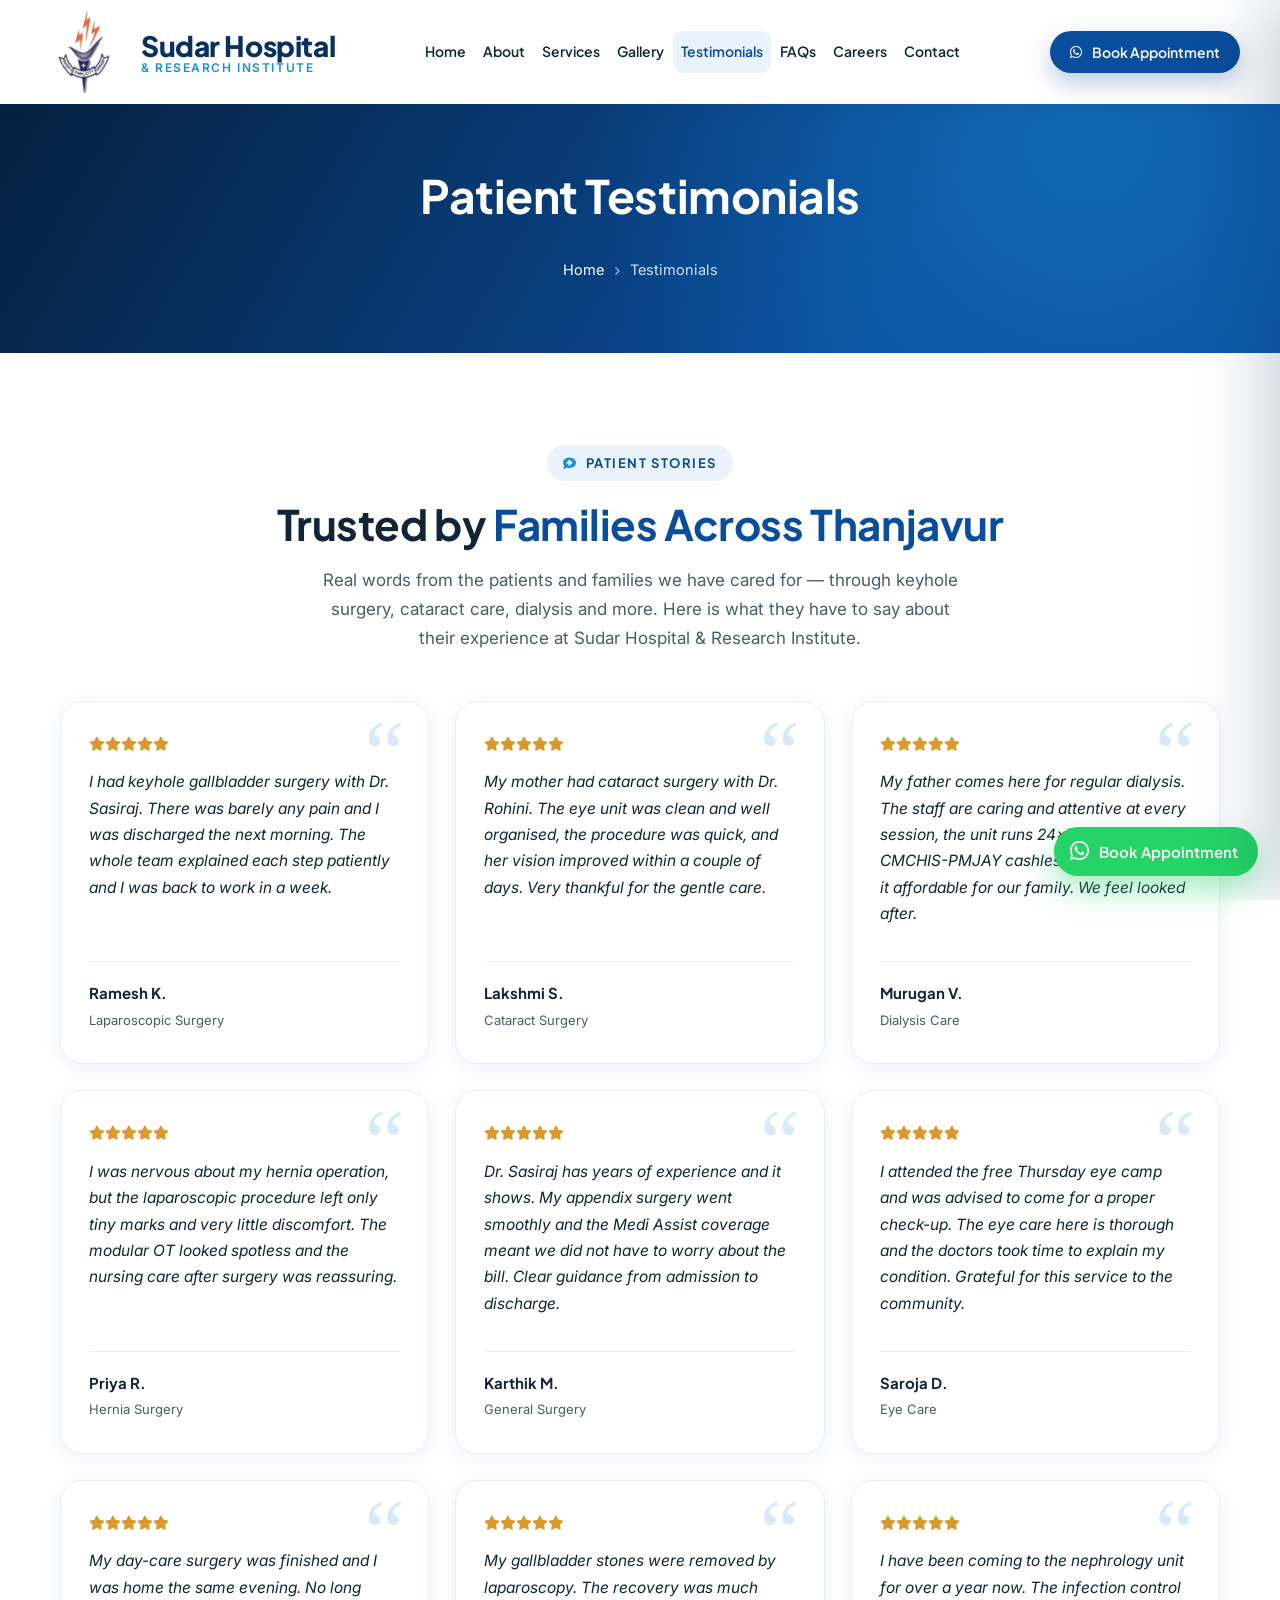
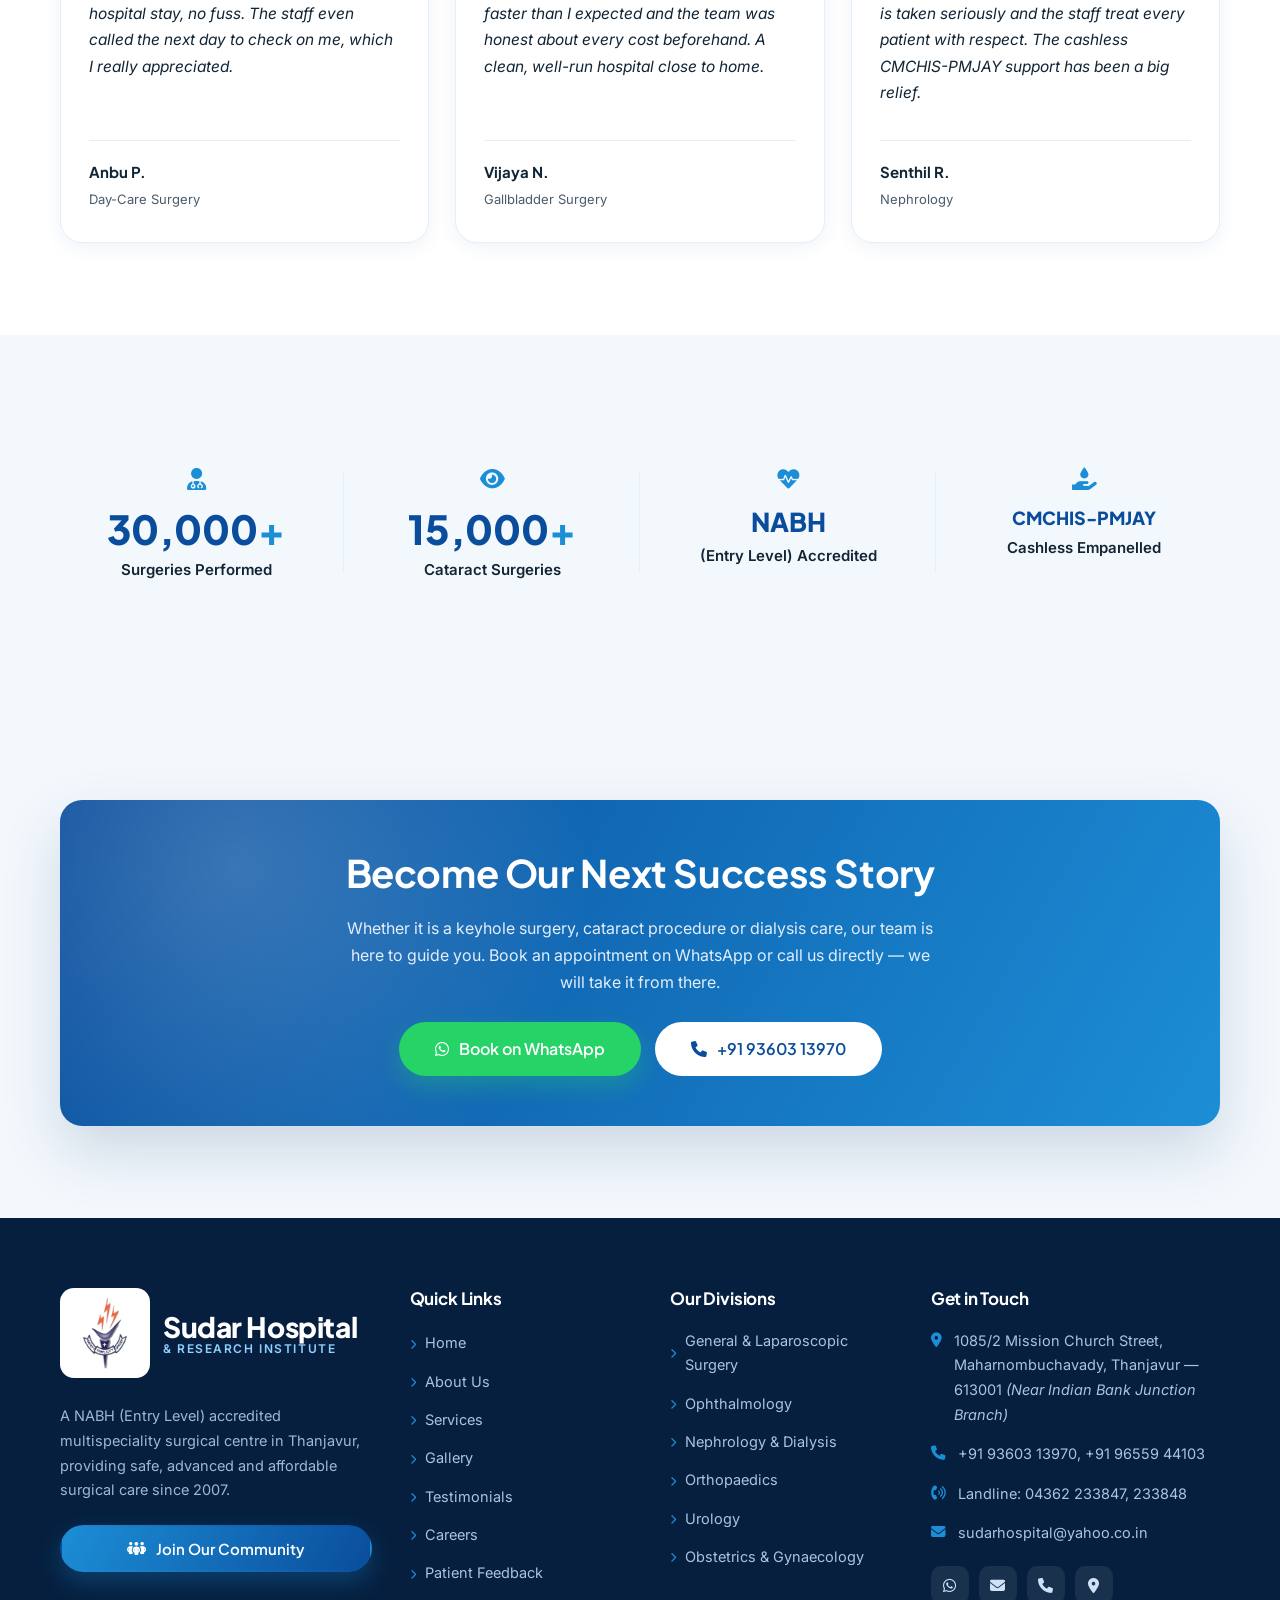
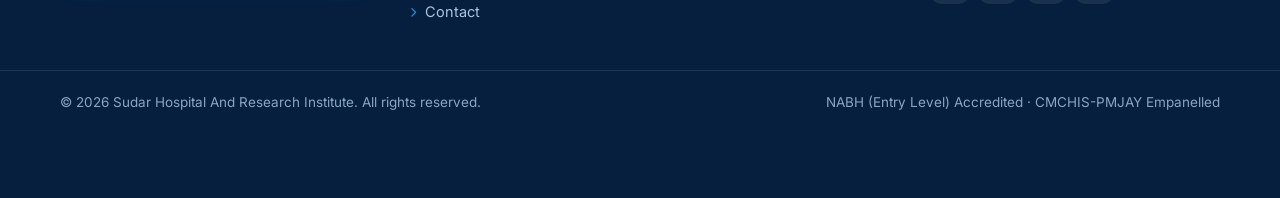
<file: testimonial.html>
<!DOCTYPE html>
<html lang="en">

<head>
  <meta charset="UTF-8">
  <meta name="viewport" content="width=device-width, initial-scale=1.0">
  <title>Patient Testimonials | Sudar Hospital &amp; Research Institute — Thanjavur</title>
  <meta name="description"
    content="Read patient testimonials for Sudar Hospital &amp; Research Institute, Thanjavur — real stories of painless laparoscopic surgery, cataract care, 24×7 dialysis and affordable CMCHIS-PMJAY cashless treatment under Dr. S. Sasiraj. Call/WhatsApp +91 93603 13970.">
  <meta name="keywords" content="Sudar Hospital, Thanjavur hospital, laparoscopic surgery Thanjavur, multispeciality hospital, dialysis centre, cataract surgery, Dr S Sasiraj, NABH (Entry Level) accredited">
  <meta property="og:title" content="Sudar Hospital &amp; Research Institute — Thanjavur">
  <meta property="og:description" content="NABH (Entry Level) accredited multispeciality surgical centre. 30,000+ surgeries. General &amp; laparoscopic surgery, ophthalmology, 24×7 dialysis.">
  <meta property="og:type" content="website">
  <meta name="theme-color" content="#0a4d9c">

  <!--===== FAVICON =====-->
  <link rel="icon" href="assets/img/sudar/logo/favicon.ico" sizes="any">
  <link rel="icon" type="image/png" sizes="32x32" href="assets/img/sudar/logo/favicon-32x32.png">
  <link rel="icon" type="image/png" sizes="16x16" href="assets/img/sudar/logo/favicon-16x16.png">
  <link rel="apple-touch-icon" href="assets/img/sudar/logo/apple-touch-icon.png">

  <!--===== FONTS =====-->
  <link rel="preconnect" href="https://fonts.googleapis.com">
  <link rel="preconnect" href="https://fonts.gstatic.com" crossorigin>
  <link rel="preload" as="style" href="https://fonts.googleapis.com/css2?family=Plus+Jakarta+Sans:wght@500;600;700;800&family=Inter:wght@400;500;600&display=swap" onload="this.onload=null;this.rel='stylesheet'">
  <noscript><link rel="stylesheet" href="https://fonts.googleapis.com/css2?family=Plus+Jakarta+Sans:wght@500;600;700;800&family=Inter:wght@400;500;600&display=swap"></noscript>

  <!--===== CSS =====-->
  <link rel="stylesheet" href="assets/css/fa-subset.css">
  <link rel="stylesheet" href="assets/css/sudar.css">

  <!--===== Local Business Schema =====-->
  <script type="application/ld+json">
  {
    "@context": "https://schema.org",
    "@type": "Hospital",
    "name": "Sudar Hospital And Research Institute",
    "description": "NABH (Entry Level) accredited multispeciality surgical centre in Thanjavur offering general & laparoscopic surgery, ophthalmology, dialysis and more.",
    "image": "assets/img/sudar/photos/front-photo.webp",
    "url": "https://sudarhospital.com",
    "telephone": "+919360313970",
    "medicalSpecialty": ["Surgery", "Ophthalmology", "Nephrology", "Orthopedic", "Urologic", "Gynecologic"],
    "address": {
      "@type": "PostalAddress",
      "streetAddress": "1085/2 Mission Church Street, Maharnombuchavady",
      "addressLocality": "Thanjavur",
      "addressRegion": "Tamil Nadu",
      "postalCode": "613001",
      "addressCountry": "IN"
    }
  }
  </script>
</head>

<body>


  <!--===== FLOATING WHATSAPP + TOP =====-->
  <a class="sd-wa" href="https://api.whatsapp.com/send/?phone=919360313970&text=Hello%20Sudar%20Hospital%2C%20I%20would%20like%20to%20book%20an%20appointment." target="_blank" rel="noopener" aria-label="Book on WhatsApp">
    <span class="sd-wa__pulse"></span><i class="fa-brands fa-whatsapp"></i><span class="sd-wa__label">Book Appointment</span>
  </a>
  <button class="sd-top" aria-label="Back to top"><i class="fa-solid fa-arrow-up"></i></button>

  <!--===== HEADER =====-->

  <header class="sd-header">
    <div class="sd-container sd-header__in">
      <a href="index.html" class="sd-brand">
        <img src="assets/img/sudar/logo/sudar-logo.webp" alt="Sudar Hospital logo" class="sd-brand__mark">
        <span class="sd-brand__tx"><b>Sudar Hospital</b><span>&amp; Research Institute</span></span>
      </a>
      <nav class="sd-nav">
        <a href="index.html">Home</a>
        <a href="about.html">About</a>
        <a href="services.html">Services</a>
        <a href="gallery.html">Gallery</a>
        <a href="testimonial.html" class="active">Testimonials</a>
        <a href="faq.html">FAQs</a>
        <a href="careers.html">Careers</a>
        <a href="contact.html">Contact</a>
      </nav>
      <div class="sd-header__cta">
        <a href="https://api.whatsapp.com/send/?phone=919360313970&amp;text=Hello%20Sudar%20Hospital%2C%20I%20would%20like%20to%20book%20an%20appointment." target="_blank" rel="noopener" class="sd-btn sd-btn--primary"><i class="fa-brands fa-whatsapp"></i> Book Appointment</a>
        <button class="sd-burger" aria-label="Open menu"><i class="fa-solid fa-bars-staggered"></i></button>
      </div>
    </div>
  </header>

  <!--===== MOBILE DRAWER =====-->
  <div class="sd-offcanvas">
  <div class="sd-overlay"></div>
  <aside class="sd-drawer" aria-label="Mobile menu">
    <div class="sd-drawer__head">
      <a href="index.html" class="sd-brand">
        <img src="assets/img/sudar/logo/sudar-logo.webp" alt="Sudar Hospital logo" class="sd-brand__mark">
        <span class="sd-brand__tx"><b>Sudar Hospital</b><span>&amp; Research Institute</span></span>
      </a>
      <button class="sd-drawer__close" aria-label="Close menu"><i class="fa-solid fa-xmark"></i></button>
    </div>
    <nav>
      <a href="index.html">Home</a>
      <a href="about.html">About</a>
      <a href="services.html">Services</a>
      <a href="gallery.html">Gallery</a>
      <a href="testimonial.html" class="active">Testimonials</a>
      <a href="faq.html">FAQs</a>
      <a href="careers.html">Careers</a>
      <a href="feedback.html">Feedback</a>
      <a href="contact.html">Contact</a>
    </nav>
    <div class="sd-drawer__cta">
      <a href="https://api.whatsapp.com/send/?phone=919360313970&text=Hello%20Sudar%20Hospital%2C%20I%20would%20like%20to%20book%20an%20appointment." target="_blank" rel="noopener" class="sd-btn sd-btn--wa"><i class="fa-brands fa-whatsapp"></i> Book on WhatsApp</a>
      <a href="tel:+919360313970" class="sd-btn sd-btn--ghost"><i class="fa-solid fa-phone"></i> Call Now</a>
    </div>
    <div class="sd-drawer__contact">
      <a href="https://www.google.com/maps?q=Sudar+Hospital+And+Research+Institute+Thanjavur" target="_blank" rel="noopener"><i class="fa-solid fa-location-dot"></i> 1085/2 Mission Church Street, Maharnombuchavady, Thanjavur — 613001</a>
      <a href="mailto:sudarhospital@yahoo.co.in"><i class="fa-solid fa-envelope"></i> sudarhospital@yahoo.co.in</a>
    </div>
  </aside>
  </div>

  <!--===== PAGE HERO =====-->
  <section class="sd-pagehero">
    <div class="sd-container">
      <h1>Patient Testimonials</h1>
      <div class="sd-crumb"><a href="index.html">Home</a> <i class="fa-solid fa-chevron-right"></i> <span>Testimonials</span></div>
    </div>
  </section>

  <!--===== TESTIMONIALS GRID =====-->
  <section class="sd-section">
    <div class="sd-container">
      <div class="sd-head-center" data-aos="fade-up" style="margin-bottom:48px;">
        <span class="sd-eyebrow"><i class="fa-solid fa-comment-medical"></i> Patient Stories</span>
        <h2 class="sd-title">Trusted by <span class="hl">Families Across Thanjavur</span></h2>
        <p class="sd-lead sd-narrow">Real words from the patients and families we have cared for — through keyhole surgery, cataract care, dialysis and more. Here is what they have to say about their experience at Sudar Hospital &amp; Research Institute.</p>
      </div>
      <div class="sd-grid-3">

        <div class="sd-quote" data-aos="fade-up">
          <div class="sd-quote__stars"><i class="fa-solid fa-star"></i><i class="fa-solid fa-star"></i><i class="fa-solid fa-star"></i><i class="fa-solid fa-star"></i><i class="fa-solid fa-star"></i></div>
          <p>I had keyhole gallbladder surgery with Dr. Sasiraj. There was barely any pain and I was discharged the next morning. The whole team explained each step patiently and I was back to work in a week.</p>
          <div class="sd-quote__by"><div><b>Ramesh K.</b><span>Laparoscopic Surgery</span></div></div>
        </div>

        <div class="sd-quote" data-aos="fade-up" data-aos-delay="80">
          <div class="sd-quote__stars"><i class="fa-solid fa-star"></i><i class="fa-solid fa-star"></i><i class="fa-solid fa-star"></i><i class="fa-solid fa-star"></i><i class="fa-solid fa-star"></i></div>
          <p>My mother had cataract surgery with Dr. Rohini. The eye unit was clean and well organised, the procedure was quick, and her vision improved within a couple of days. Very thankful for the gentle care.</p>
          <div class="sd-quote__by"><div><b>Lakshmi S.</b><span>Cataract Surgery</span></div></div>
        </div>

        <div class="sd-quote" data-aos="fade-up" data-aos-delay="160">
          <div class="sd-quote__stars"><i class="fa-solid fa-star"></i><i class="fa-solid fa-star"></i><i class="fa-solid fa-star"></i><i class="fa-solid fa-star"></i><i class="fa-solid fa-star"></i></div>
          <p>My father comes here for regular dialysis. The staff are caring and attentive at every session, the unit runs 24×7, and the CMCHIS-PMJAY cashless coverage made it affordable for our family. We feel looked after.</p>
          <div class="sd-quote__by"><div><b>Murugan V.</b><span>Dialysis Care</span></div></div>
        </div>

        <div class="sd-quote" data-aos="fade-up">
          <div class="sd-quote__stars"><i class="fa-solid fa-star"></i><i class="fa-solid fa-star"></i><i class="fa-solid fa-star"></i><i class="fa-solid fa-star"></i><i class="fa-solid fa-star"></i></div>
          <p>I was nervous about my hernia operation, but the laparoscopic procedure left only tiny marks and very little discomfort. The modular OT looked spotless and the nursing care after surgery was reassuring.</p>
          <div class="sd-quote__by"><div><b>Priya R.</b><span>Hernia Surgery</span></div></div>
        </div>

        <div class="sd-quote" data-aos="fade-up" data-aos-delay="80">
          <div class="sd-quote__stars"><i class="fa-solid fa-star"></i><i class="fa-solid fa-star"></i><i class="fa-solid fa-star"></i><i class="fa-solid fa-star"></i><i class="fa-solid fa-star"></i></div>
          <p>Dr. Sasiraj has years of experience and it shows. My appendix surgery went smoothly and the Medi Assist coverage meant we did not have to worry about the bill. Clear guidance from admission to discharge.</p>
          <div class="sd-quote__by"><div><b>Karthik M.</b><span>General Surgery</span></div></div>
        </div>

        <div class="sd-quote" data-aos="fade-up" data-aos-delay="160">
          <div class="sd-quote__stars"><i class="fa-solid fa-star"></i><i class="fa-solid fa-star"></i><i class="fa-solid fa-star"></i><i class="fa-solid fa-star"></i><i class="fa-solid fa-star"></i></div>
          <p>I attended the free Thursday eye camp and was advised to come for a proper check-up. The eye care here is thorough and the doctors took time to explain my condition. Grateful for this service to the community.</p>
          <div class="sd-quote__by"><div><b>Saroja D.</b><span>Eye Care</span></div></div>
        </div>

        <div class="sd-quote" data-aos="fade-up">
          <div class="sd-quote__stars"><i class="fa-solid fa-star"></i><i class="fa-solid fa-star"></i><i class="fa-solid fa-star"></i><i class="fa-solid fa-star"></i><i class="fa-solid fa-star"></i></div>
          <p>My day-care surgery was finished and I was home the same evening. No long hospital stay, no fuss. The staff even called the next day to check on me, which I really appreciated.</p>
          <div class="sd-quote__by"><div><b>Anbu P.</b><span>Day-Care Surgery</span></div></div>
        </div>

        <div class="sd-quote" data-aos="fade-up" data-aos-delay="80">
          <div class="sd-quote__stars"><i class="fa-solid fa-star"></i><i class="fa-solid fa-star"></i><i class="fa-solid fa-star"></i><i class="fa-solid fa-star"></i><i class="fa-solid fa-star"></i></div>
          <p>My gallbladder stones were removed by laparoscopy. The recovery was much faster than I expected and the team was honest about every cost beforehand. A clean, well-run hospital close to home.</p>
          <div class="sd-quote__by"><div><b>Vijaya N.</b><span>Gallbladder Surgery</span></div></div>
        </div>

        <div class="sd-quote" data-aos="fade-up" data-aos-delay="160">
          <div class="sd-quote__stars"><i class="fa-solid fa-star"></i><i class="fa-solid fa-star"></i><i class="fa-solid fa-star"></i><i class="fa-solid fa-star"></i><i class="fa-solid fa-star"></i></div>
          <p>I have been coming to the nephrology unit for over a year now. The infection control is taken seriously and the staff treat every patient with respect. The cashless CMCHIS-PMJAY support has been a big relief.</p>
          <div class="sd-quote__by"><div><b>Senthil R.</b><span>Nephrology</span></div></div>
        </div>

      </div>
    </div>
  </section>

  <!--===== STATS STRIP =====-->
  <section class="sd-section--tight sd-section--soft">
    <div class="sd-container">
      <div class="sd-stats__grid">
        <div class="sd-stat" data-aos="fade-up"><div class="ic"><i class="fa-solid fa-user-doctor"></i></div><div class="n">30,000<span class="plus">+</span></div><div class="l">Surgeries Performed</div></div>
        <div class="sd-stat" data-aos="fade-up" data-aos-delay="80"><div class="ic"><i class="fa-solid fa-eye"></i></div><div class="n">15,000<span class="plus">+</span></div><div class="l">Cataract Surgeries</div></div>
        <div class="sd-stat" data-aos="fade-up" data-aos-delay="160"><div class="ic"><i class="fa-solid fa-heart-pulse"></i></div><div class="n" style="font-size:26px;">NABH</div><div class="l">(Entry Level) Accredited</div></div>
        <div class="sd-stat" data-aos="fade-up" data-aos-delay="240"><div class="ic"><i class="fa-solid fa-hand-holding-droplet"></i></div><div class="n" style="font-size:18px;">CMCHIS-PMJAY</div><div class="l">Cashless Empanelled</div></div>
      </div>
    </div>
  </section>

  <!--===== CTA =====-->
  <section class="sd-section sd-section--soft">
    <div class="sd-container">
      <div class="sd-cta" data-aos="zoom-in">
        <h2>Become Our Next Success Story</h2>
        <p>Whether it is a keyhole surgery, cataract procedure or dialysis care, our team is here to guide you. Book an appointment on WhatsApp or call us directly — we will take it from there.</p>
        <div class="sd-cta__btns">
          <a href="https://api.whatsapp.com/send/?phone=919360313970&text=Hello%20Sudar%20Hospital%2C%20I%20would%20like%20to%20book%20an%20appointment." target="_blank" rel="noopener" class="sd-btn sd-btn--wa sd-btn--lg"><i class="fa-brands fa-whatsapp"></i> Book on WhatsApp</a>
          <a href="tel:+919360313970" class="sd-btn sd-btn--light sd-btn--lg"><i class="fa-solid fa-phone"></i> +91 93603 13970</a>
        </div>
      </div>
    </div>
  </section>

  <!--===== FOOTER =====-->
  <footer class="sd-footer">
    <div class="sd-container">
      <div class="sd-footer__grid">
        <div class="sd-footer__about">
          <a href="index.html" class="sd-brand">
            <img src="assets/img/sudar/logo/sudar-logo.webp" alt="Sudar Hospital logo" class="sd-brand__mark">
            <span class="sd-brand__tx"><b>Sudar Hospital</b><span>&amp; Research Institute</span></span>
          </a>
          <p>A NABH (Entry Level) accredited multispeciality surgical centre in Thanjavur, providing safe, advanced and affordable surgical care since 2007.</p>
          <div class="sd-footer__community">
            <a href="https://sudarhospital.com/checkout/e56c35ed-4a72-4bfb-80d2-089088dd106f" target="_blank" rel="noopener" class="sd-btn sd-btn--community"><i class="fa-solid fa-people-group"></i> Join Our Community</a>
          </div>
        </div>
        <div>
          <h4>Quick Links</h4>
          <ul class="sd-footer__links">
            <li><a href="index.html"><i class="fa-solid fa-chevron-right"></i> Home</a></li>
            <li><a href="about.html"><i class="fa-solid fa-chevron-right"></i> About Us</a></li>
            <li><a href="services.html"><i class="fa-solid fa-chevron-right"></i> Services</a></li>
            <li><a href="gallery.html"><i class="fa-solid fa-chevron-right"></i> Gallery</a></li>
            <li><a href="testimonial.html"><i class="fa-solid fa-chevron-right"></i> Testimonials</a></li>
            <li><a href="careers.html"><i class="fa-solid fa-chevron-right"></i> Careers</a></li>
            <li><a href="feedback.html"><i class="fa-solid fa-chevron-right"></i> Patient Feedback</a></li>
            <li><a href="contact.html"><i class="fa-solid fa-chevron-right"></i> Contact</a></li>
          </ul>
        </div>
        <div>
          <h4>Our Divisions</h4>
          <ul class="sd-footer__links">
            <li><a href="services.html"><i class="fa-solid fa-chevron-right"></i> General &amp; Laparoscopic Surgery</a></li>
            <li><a href="services.html"><i class="fa-solid fa-chevron-right"></i> Ophthalmology</a></li>
            <li><a href="services.html"><i class="fa-solid fa-chevron-right"></i> Nephrology &amp; Dialysis</a></li>
            <li><a href="services.html"><i class="fa-solid fa-chevron-right"></i> Orthopaedics</a></li>
            <li><a href="services.html"><i class="fa-solid fa-chevron-right"></i> Urology</a></li>
            <li><a href="services.html"><i class="fa-solid fa-chevron-right"></i> Obstetrics &amp; Gynaecology</a></li>
          </ul>
        </div>
        <div>
          <h4>Get in Touch</h4>
          <ul class="sd-footer__contact">
            <li><i class="fa-solid fa-location-dot"></i> <span>1085/2 Mission Church Street, Maharnombuchavady, Thanjavur — 613001 <em>(Near Indian Bank Junction Branch)</em></span></li>
            <li><i class="fa-solid fa-phone"></i> <span><a href="tel:+919360313970">+91 93603 13970</a>, <a href="tel:+919655944103">+91 96559 44103</a></span></li>
            <li><i class="fa-solid fa-phone-volume"></i> <span>Landline: <a href="tel:+914362233847">04362 233847</a>, <a href="tel:+914362233848">233848</a></span></li>
            <li><i class="fa-solid fa-envelope"></i> <span><a href="mailto:sudarhospital@yahoo.co.in">sudarhospital@yahoo.co.in</a></span></li>
          </ul>
          <div class="sd-footer__social">
            <a href="https://api.whatsapp.com/send/?phone=919360313970" target="_blank" rel="noopener" aria-label="WhatsApp"><i class="fa-brands fa-whatsapp"></i></a>
            <a href="mailto:sudarhospital@yahoo.co.in" aria-label="Email"><i class="fa-solid fa-envelope"></i></a>
            <a href="tel:+919360313970" aria-label="Phone"><i class="fa-solid fa-phone"></i></a>
            <a href="https://www.google.com/maps?q=Sudar+Hospital+And+Research+Institute+Thanjavur" target="_blank" rel="noopener" aria-label="Map"><i class="fa-solid fa-location-dot"></i></a>
          </div>
        </div>
      </div>
    </div>
    <div class="sd-footer__bar">
      <div class="sd-container" style="display:flex; justify-content:space-between; gap:14px; flex-wrap:wrap; width:100%;">
        <span>© 2026 Sudar Hospital And Research Institute. All rights reserved.</span>
        <span>NABH (Entry Level) Accredited · CMCHIS-PMJAY Empanelled</span>
      </div>
    </div>
  </footer>

  <!--===== JS =====-->
  <script defer src="assets/js/sudar.js"></script>
</body>

</html>
</file>
<file: assets/css/fa-subset.css>
/* Font Awesome 6 (Free) — subset for Sudar Hospital. Only icons used on the site. */
@font-face{font-family:"Font Awesome 6 Free";font-style:normal;font-weight:900;font-display:swap;src:url("fonts/fa-solid-900.woff2") format("woff2")}
@font-face{font-family:"Font Awesome 6 Brands";font-style:normal;font-weight:400;font-display:swap;src:url("fonts/fa-brands-400.woff2") format("woff2")}
.fa,.fas,.fa-solid,.fab,.fa-brands{-webkit-font-smoothing:antialiased;-moz-osx-font-smoothing:grayscale;display:inline-block;font-style:normal;font-variant:normal;line-height:1;text-rendering:auto}
.fa,.fas,.fa-solid{font-family:"Font Awesome 6 Free";font-weight:900}
.fab,.fa-brands{font-family:"Font Awesome 6 Brands";font-weight:400}

.fa-arrow-right-long::before{content:"\f178"}
.fa-arrow-up::before{content:"\f062"}
.fa-award::before{content:"\f559"}
.fa-bars-staggered::before{content:"\f550"}
.fa-bed-pulse::before{content:"\f487"}
.fa-bed::before{content:"\f236"}
.fa-bolt::before{content:"\f0e7"}
.fa-bone::before{content:"\f5d7"}
.fa-briefcase-medical::before{content:"\f469"}
.fa-briefcase::before{content:"\f0b1"}
.fa-building::before{content:"\f1ad"}
.fa-bullseye::before{content:"\f140"}
.fa-calendar-check::before{content:"\f274"}
.fa-certificate::before{content:"\f0a3"}
.fa-chart-column::before{content:"\e0e3"}
.fa-check::before{content:"\f00c"}
.fa-chevron-right::before{content:"\f054"}
.fa-circle-check::before{content:"\f058"}
.fa-circle-info::before{content:"\f05a"}
.fa-circle-question::before{content:"\f059"}
.fa-clipboard-check::before{content:"\f46c"}
.fa-clock::before{content:"\f017"}
.fa-comment-dots::before{content:"\f4ad"}
.fa-comment-medical::before{content:"\f7f5"}
.fa-comments::before{content:"\f086"}
.fa-diamond-turn-right::before{content:"\f5eb"}
.fa-droplet::before{content:"\f043"}
.fa-envelope::before{content:"\f0e0"}
.fa-eye::before{content:"\f06e"}
.fa-feather::before{content:"\f52d"}
.fa-file-arrow-up::before{content:"\f574"}
.fa-file-invoice-dollar::before{content:"\f571"}
.fa-graduation-cap::before{content:"\f19d"}
.fa-hand-holding-droplet::before{content:"\f4c1"}
.fa-hand-holding-heart::before{content:"\f4be"}
.fa-hand-holding-medical::before{content:"\e05c"}
.fa-handshake-angle::before{content:"\f4c4"}
.fa-headset::before{content:"\f590"}
.fa-heart-pulse::before{content:"\f21e"}
.fa-hospital-user::before{content:"\f80d"}
.fa-hospital::before{content:"\f0f8"}
.fa-house-medical::before{content:"\e3b2"}
.fa-id-card::before{content:"\f2c2"}
.fa-images::before{content:"\f302"}
.fa-indian-rupee-sign::before{content:"\e1bc"}
.fa-layer-group::before{content:"\f5fd"}
.fa-lightbulb::before{content:"\f0eb"}
.fa-list-check::before{content:"\f0ae"}
.fa-location-dot::before{content:"\f3c5"}
.fa-magnifying-glass::before{content:"\f002"}
.fa-medal::before{content:"\f5a2"}
.fa-microscope::before{content:"\f610"}
.fa-mobile-screen-button::before{content:"\f3cd"}
.fa-notes-medical::before{content:"\f481"}
.fa-paper-plane::before{content:"\f1d8"}
.fa-people-group::before{content:"\e533"}
.fa-person-pregnant::before{content:"\e31e"}
.fa-phone-volume::before{content:"\f2a0"}
.fa-phone::before{content:"\f095"}
.fa-shield-heart::before{content:"\e574"}
.fa-shield-virus::before{content:"\e06c"}
.fa-sitemap::before{content:"\f0e8"}
.fa-star::before{content:"\f005"}
.fa-stethoscope::before{content:"\f0f1"}
.fa-suitcase-medical::before{content:"\f0fa"}
.fa-trophy::before{content:"\f091"}
.fa-user-doctor::before{content:"\f0f0"}
.fa-user-tie::before{content:"\f508"}
.fa-users::before{content:"\f0c0"}
.fa-vial::before{content:"\f492"}
.fa-whatsapp::before{content:"\f232"}
.fa-x-ray::before{content:"\f497"}
.fa-xmark::before{content:"\f00d"}
</file>
<file: assets/css/sudar.css>
/* ============================================================
   SUDAR HOSPITAL & RESEARCH INSTITUTE — Design System
   Multispeciality Surgical Centre · Thanjavur
   Brand: Medical Blue · Values: Safety · Speedy · Simplicity
   ============================================================ */

:root {
  --c-primary: #0a4d9c;
  --c-primary-dark: #082f5e;
  --c-primary-darker: #061f3f;
  --c-accent: #1c8ed6;
  --c-accent-soft: #eaf3fb;
  --c-accent-soft2: #d8e9f8;
  --c-teal: #12a89c;
  --c-gold: #d99a2b;
  --c-ink: #112536;
  --c-body: #4a5b6b;
  --c-muted: #7587963b;
  --c-line: #e6eef6;
  --c-bg: #ffffff;
  --c-bg-soft: #f3f8fd;
  --c-bg-soft2: #eaf2fa;
  --shadow-sm: 0 4px 18px rgba(10, 77, 156, .07);
  --shadow-md: 0 14px 40px rgba(10, 77, 156, .10);
  --shadow-lg: 0 26px 60px rgba(8, 47, 94, .16);
  --radius: 16px;
  --radius-lg: 22px;
  --maxw: 1200px;
  --ff-head: "Plus Jakarta Sans", "Poppins", system-ui, -apple-system, "Segoe UI", Roboto, sans-serif;
  --ff-body: "Inter", system-ui, -apple-system, "Segoe UI", Roboto, sans-serif;
}

* { box-sizing: border-box; }

html {
  scroll-behavior: smooth;
  overflow-x: hidden;
  /* the header is sticky — keep in-page anchors from landing underneath it */
  scroll-padding-top: 110px;
  /* stop iOS inflating text after a rotate */
  -webkit-text-size-adjust: 100%;
  text-size-adjust: 100%;
}

body {
  margin: 0;
  font-family: var(--ff-body);
  color: var(--c-body);
  background: var(--c-bg);
  font-size: 16px;
  line-height: 1.7;
  -webkit-font-smoothing: antialiased;
  overflow-x: hidden;
}

/* Grid and flex children default to min-width:auto, so a long word or a wide
   image refuses to shrink and punches out of the track. Every overflow on this
   site traced back to that; opt the whole layout out of it. */
.sd-container > *,
[class*="sd-grid-"] > *,
.sd-stats__grid > *, .sd-footer__grid > *, .sd-why__grid > *, .sd-accred > *,
.sd-insurance > *, .sd-certs > *, .sd-gallery > *, .sd-awards > *,
.sd-hero__grid > *, .sd-about__grid > *,
.sd-profile > *, .sd-graph > *, .sd-faq-grid > *, .sd-list-cols > * { min-width: 0; }

/* Addresses, emails and Tamil compounds are long unbreakable runs — let them
   wrap rather than force their container wider than the screen. */
.sd-footer__contact, .sd-info-card, .sd-drawer__contact,
.sd-timing__row, .sd-quote, .sd-faq__a { overflow-wrap: anywhere; }
[lang="ta"] { overflow-wrap: break-word; word-break: normal; line-break: normal; }
/* Tamil glyphs carry more detail per em — nudge them up so they stay legible
   at the sizes the Latin copy uses */
p[lang="ta"], span[lang="ta"], .sd-faq__q-ta { font-size: 1.02em; line-height: 1.85; }

h1, h2, h3, h4, h5, h6 {
  font-family: var(--ff-head);
  color: var(--c-ink);
  margin: 0 0 .5em;
  line-height: 1.2;
  font-weight: 700;
  letter-spacing: -.01em;
}

a { color: var(--c-primary); text-decoration: none; transition: color .25s, background .25s, box-shadow .25s, transform .25s; }
img { max-width: 100%; display: block; }
p { margin: 0 0 1rem; }
ul { margin: 0; }

.sd-container { width: 100%; max-width: var(--maxw); margin: 0 auto; padding: 0 20px; }
.sd-section { padding: 92px 0; position: relative; }
.sd-section--soft { background: var(--c-bg-soft); }
/* dark brand band — same gradient as the hero, with light heading variants */
.sd-section--dark { background: linear-gradient(120deg, #06203f 0%, #0a4d9c 60%, #1467b8 100%); color: #fff; overflow: hidden; }
.sd-section--dark::before { content: ""; position: absolute; inset: 0; pointer-events: none; background: radial-gradient(circle at 85% 12%, rgba(28,142,214,.38), transparent 45%), radial-gradient(circle at 8% 95%, rgba(18,168,156,.22), transparent 40%); }
.sd-section--dark > .sd-container { position: relative; }
.sd-section--dark .sd-eyebrow { background: rgba(255,255,255,.12); color: #fff; }
.sd-section--dark .sd-eyebrow i { color: #7fc4ff; }
.sd-section--dark .sd-title { color: #fff; }
.sd-section--dark .sd-title .hl { color: #7fc4ff; }
.sd-section--dark .sd-lead { color: #cfe0f3; }
/* key phrase inside lead copy — brand colour, no background */
.sd-mark { font-weight: 700; color: var(--c-primary); }
.sd-section--tight { padding: 70px 0; }
.sd-narrow { max-width: 760px; margin: 0 auto; }

/* ---------- Section headings ---------- */
.sd-eyebrow {
  display: inline-flex; align-items: center; gap: 8px;
  font-family: var(--ff-head);
  font-size: 13px; font-weight: 700; letter-spacing: .12em; text-transform: uppercase;
  color: var(--c-primary);
  background: var(--c-accent-soft);
  padding: 7px 16px; border-radius: 30px; margin-bottom: 18px;
}
.sd-eyebrow i { color: var(--c-accent); }
.sd-title { font-size: clamp(28px, 4vw, 42px); margin-bottom: 16px; }
.sd-title .hl { color: var(--c-primary); }
.sd-lead { font-size: 17px; color: var(--c-body); max-width: 640px; }
.sd-head-center { text-align: center; }
.sd-head-center .sd-lead { margin-left: auto; margin-right: auto; }

/* ---------- Buttons ---------- */
.sd-btn {
  display: inline-flex; align-items: center; justify-content: center; gap: 10px;
  font-family: var(--ff-head); font-weight: 600; font-size: 15px;
  padding: 14px 28px; border-radius: 50px; border: 2px solid transparent;
  cursor: pointer; line-height: 1; text-align: center;
}
.sd-btn--primary { background: var(--c-primary); color: #fff; box-shadow: 0 10px 24px rgba(10,77,156,.28); }
.sd-btn--primary:hover { background: var(--c-primary-dark); color: #fff; transform: translateY(-2px); box-shadow: 0 16px 30px rgba(10,77,156,.34); }
.sd-btn--wa { background: #25d366; color: #fff; box-shadow: 0 10px 24px rgba(37,211,102,.32); }
.sd-btn--wa:hover { background: #1eb858; color: #fff; transform: translateY(-2px); }
.sd-btn--ghost { background: transparent; color: var(--c-primary); border-color: var(--c-accent-soft2); }
.sd-btn--ghost:hover { background: var(--c-primary); color: #fff; border-color: var(--c-primary); }
.sd-btn--light { background: #fff; color: var(--c-primary); }
.sd-btn--light:hover { background: var(--c-accent-soft); color: var(--c-primary-dark); transform: translateY(-2px); }
.sd-btn--lg { padding: 17px 34px; font-size: 16px; }

/* ============================================================
   HEADER
   ============================================================ */
.sd-header { position: sticky; top: 0; z-index: 1000; background: #fff; box-shadow: 0 2px 18px rgba(8,47,94,.07); transition: box-shadow .3s; }
.sd-header.is-stuck { box-shadow: 0 6px 26px rgba(8,47,94,.13); }
.sd-header__in { display: flex; align-items: center; justify-content: space-between; gap: 20px; padding: 8px 0; }

.sd-brand { display: inline-flex; align-items: center; gap: 13px; }
.sd-brand__mark { width: 88px; height: 88px; flex: 0 0 auto; object-fit: contain; }
.sd-brand__tx { display: flex; flex-direction: column; line-height: 1.12; }
.sd-brand__tx b { font-family: var(--ff-head); font-size: 28px; font-weight: 800; color: var(--c-primary-dark); letter-spacing: -.015em; white-space: nowrap; }
.sd-brand__tx span { font-size: 12px; font-weight: 600; letter-spacing: .13em; text-transform: uppercase; color: var(--c-accent); white-space: nowrap; }

.sd-nav { display: flex; align-items: center; gap: 1px; }
.sd-nav a {
  font-family: var(--ff-head); font-weight: 600; font-size: 14.5px; color: var(--c-ink);
  padding: 9px 11px; border-radius: 10px; position: relative; white-space: nowrap;
}
.sd-nav a:hover, .sd-nav a.active { color: var(--c-primary); background: var(--c-accent-soft); }

.sd-header__cta { display: flex; align-items: center; gap: 12px; }
/* larger brand (client req. #1) leaves less room for the nav — keep the CTA on one line */
.sd-header__cta .sd-btn { white-space: nowrap; flex: 0 0 auto; padding: 13px 22px; }
@media (min-width: 1191px) and (max-width: 1460px) {
  .sd-header__in { gap: 12px; }
  .sd-nav a { padding: 9px 8px; font-size: 14px; }
  .sd-header__cta .sd-btn { padding: 12px 18px; font-size: 14px; }
}
.sd-burger { display: none; width: 46px; height: 46px; border: none; border-radius: 12px; background: var(--c-accent-soft); color: var(--c-primary); font-size: 20px; cursor: pointer; }

/* mobile drawer — wrapped in a fixed, viewport-sized clip layer so the
   off-canvas panel never extends the page width (prevents horizontal scroll) */
.sd-offcanvas { position: fixed; inset: 0; overflow: hidden; pointer-events: none; z-index: 1100; }
.sd-drawer { position: absolute; top: 0; right: 0; bottom: 0; width: min(360px, 86vw); background: #fff; z-index: 2; transform: translateX(100%); transition: transform .35s ease; box-shadow: -20px 0 60px rgba(8,47,94,.2); display: flex; flex-direction: column; padding: 22px; overflow-y: auto; pointer-events: auto; }
.sd-drawer.is-open { transform: translateX(0); }
.sd-drawer__head { display: flex; align-items: center; justify-content: space-between; margin-bottom: 22px; }
.sd-drawer__close { width: 42px; height: 42px; border: none; background: var(--c-bg-soft); border-radius: 10px; font-size: 18px; color: var(--c-ink); cursor: pointer; }
.sd-drawer nav { display: flex; flex-direction: column; }
.sd-drawer nav a { font-family: var(--ff-head); font-weight: 600; color: var(--c-ink); padding: 13px 8px; border-bottom: 1px solid var(--c-line); }
.sd-drawer nav a:hover, .sd-drawer nav a.active { color: var(--c-primary); }
.sd-drawer__cta { margin-top: 22px; display: flex; flex-direction: column; gap: 12px; }
.sd-drawer__contact { margin-top: 22px; font-size: 14px; display: flex; flex-direction: column; gap: 12px; }
.sd-drawer__contact a { display: flex; gap: 12px; align-items: flex-start; color: var(--c-body); }
.sd-drawer__contact i { color: var(--c-accent); margin-top: 3px; }
.sd-overlay { position: absolute; inset: 0; background: rgba(6,31,63,.5); opacity: 0; visibility: hidden; transition: .3s; z-index: 1; pointer-events: auto; }
.sd-overlay.is-open { opacity: 1; visibility: visible; }

/* ============================================================
   HERO (home)
   ============================================================ */
.sd-hero { position: relative; background: linear-gradient(120deg, #06203f 0%, #0a4d9c 55%, #1467b8 100%); color: #fff; overflow: hidden; }
.sd-hero::before { content: ""; position: absolute; inset: 0; background: radial-gradient(circle at 80% 20%, rgba(28,142,214,.4), transparent 45%), radial-gradient(circle at 12% 90%, rgba(18,168,156,.25), transparent 40%); }
/* Hospital logo watermark behind the hero copy (client req.). Anchored inside
   .sd-hero__content so it stays centred on the text block at every width;
   z-index:-1 keeps it behind the words. */
.sd-hero__content { position: relative; }
.sd-hero__mark {
  position: absolute; inset: 0; margin: auto; z-index: -1; pointer-events: none;
  width: 430px; height: 430px;
  /* pre-rendered white silhouette at 1536px — the 362px colour logo went soft when
     the browser scaled it up to this size */
  background: url("../img/sudar/logo/sudar-mark-white.webp") no-repeat center / contain;
  opacity: .22;
}
.sd-hero__grid { position: relative; z-index: 1; display: grid; grid-template-columns: 1.05fr .95fr; gap: 50px; align-items: center; padding: 70px 0 84px; }
.sd-hero h1 { color: #fff; font-size: clamp(32px, 5vw, 54px); font-weight: 800; margin: 22px 0 18px; }
.sd-hero h1 .hl { color: #7fc4ff; }
.sd-hero__sub { color: #d4e4f5; font-size: 18px; max-width: 560px; margin-bottom: 26px; }
.sd-hero__trust { list-style: none; padding: 0; margin: 0 0 30px; display: flex; flex-wrap: wrap; gap: 12px 22px; }
.sd-hero__trust li { display: inline-flex; align-items: center; gap: 9px; font-weight: 600; font-size: 14.5px; color: #eaf3fb; }
.sd-hero__trust i { color: #6cdbb0; font-size: 16px; }
.sd-hero__cta { display: flex; flex-wrap: wrap; gap: 14px; align-items: center; }
.sd-hero__call { display: inline-flex; align-items: center; gap: 12px; color: #fff; }
.sd-hero__call .ic { width: 46px; height: 46px; border-radius: 50%; background: rgba(255,255,255,.14); display: grid; place-items: center; font-size: 17px; }
.sd-hero__call small { display: block; font-size: 12.5px; color: #b9d2ea; }
.sd-hero__call strong { font-family: var(--ff-head); font-size: 18px; }

.sd-hero__visual { position: relative; }
.sd-hero__photo { width: 100%; height: auto; border-radius: 24px; box-shadow: 0 30px 70px rgba(0,0,0,.4); border: 5px solid rgba(255,255,255,.12); object-fit: cover; aspect-ratio: 4/3.4; }
.sd-hero__badge { position: absolute; bottom: -22px; left: -22px; background: #fff; color: var(--c-ink); border-radius: 18px; padding: 16px 22px; box-shadow: var(--shadow-lg); display: flex; align-items: center; gap: 14px; }
.sd-hero__badge .n { font-family: var(--ff-head); font-size: 34px; font-weight: 800; color: var(--c-primary); line-height: 1; }
.sd-hero__badge .t { font-size: 13px; font-weight: 600; color: var(--c-body); }
.sd-hero__badge2 { position: absolute; top: -18px; right: -10px; background: var(--c-gold); color: #3a2a05; border-radius: 14px; padding: 10px 16px; font-family: var(--ff-head); font-weight: 700; font-size: 13.5px; box-shadow: var(--shadow-md); display: inline-flex; gap: 8px; align-items: center; }
.sd-hero__wave { position: absolute; left: 0; right: 0; bottom: -1px; line-height: 0; }
.sd-hero__wave svg { width: 100%; height: 60px; display: block; }

/* ---------- Stat strip ---------- */
.sd-stats { background: #fff; margin-top: -1px; }
.sd-stats__grid { display: grid; grid-template-columns: repeat(4, 1fr); gap: 24px; padding: 46px 0; }
.sd-stat { text-align: center; padding: 10px; position: relative; }
.sd-stat:not(:last-child)::after { content: ""; position: absolute; right: -12px; top: 14%; height: 72%; width: 1px; background: var(--c-line); }
/* the figure has to survive a 2-up grid on a 320px phone — scale it to the track */
.sd-stat .n { font-family: var(--ff-head); font-size: clamp(26px, 8vw, 40px); font-weight: 800; color: var(--c-primary); line-height: 1; white-space: nowrap; }
.sd-stat .n .plus { color: var(--c-accent); }
.sd-stat .l { font-weight: 600; color: var(--c-ink); margin-top: 8px; font-size: 15px; }
.sd-stat .ic { color: var(--c-accent); font-size: 22px; margin-bottom: 10px; }

/* ============================================================
   ABOUT
   ============================================================ */
.sd-about__grid { display: grid; grid-template-columns: 1fr 1.05fr; gap: 56px; align-items: center; }
.sd-about__media { position: relative; }
.sd-about__media img.main { width: 100%; border-radius: var(--radius-lg); box-shadow: var(--shadow-md); object-fit: cover; aspect-ratio: 4/4.4; }
.sd-about__media .accent-img { position: absolute; bottom: -28px; right: -22px; width: 46%; border-radius: 16px; border: 6px solid #fff; box-shadow: var(--shadow-lg); object-fit: cover; aspect-ratio: 4/3; }
.sd-about__media .estab { position: absolute; top: 22px; left: -22px; background: var(--c-primary); color: #fff; border-radius: 16px; padding: 14px 20px; box-shadow: var(--shadow-md); text-align: center; }
.sd-about__media .estab b { font-family: var(--ff-head); font-size: 26px; display: block; line-height: 1; }
.sd-about__media .estab span { font-size: 12px; letter-spacing: .08em; text-transform: uppercase; opacity: .85; }
.sd-feat-list { list-style: none; padding: 0; margin: 22px 0 28px; display: grid; gap: 14px; }
.sd-feat-list li { display: flex; gap: 13px; align-items: flex-start; }
.sd-feat-list i { flex: 0 0 auto; width: 26px; height: 26px; border-radius: 50%; background: var(--c-accent-soft); color: var(--c-primary); display: grid; place-items: center; font-size: 12px; margin-top: 3px; }
.sd-feat-list b { color: var(--c-ink); }

/* values pills */
.sd-values { display: flex; flex-wrap: wrap; gap: 14px; }
.sd-value { display: inline-flex; align-items: center; gap: 10px; background: #fff; border: 1px solid var(--c-line); border-radius: 50px; padding: 10px 20px; font-family: var(--ff-head); font-weight: 700; color: var(--c-primary-dark); box-shadow: var(--shadow-sm); }
.sd-value i { color: var(--c-teal); }

/* ============================================================
   DIVISIONS / FEATURE CARDS
   ============================================================ */
.sd-grid-3 { display: grid; grid-template-columns: repeat(3, 1fr); gap: 26px; }
.sd-grid-2 { display: grid; grid-template-columns: repeat(2, 1fr); gap: 26px; }
.sd-grid-4 { display: grid; grid-template-columns: repeat(4, 1fr); gap: 22px; }
.sd-grid-5 { display: grid; grid-template-columns: repeat(5, 1fr); gap: 22px; }

/* multi-column checklists (day-care / surgical procedure lists) — reflows on its
   own instead of being pinned to three tracks by an inline style */
.sd-list-cols { display: grid; grid-template-columns: repeat(3, 1fr); gap: 10px 30px; }

.sd-division {
  background: #fff; border: 1px solid var(--c-line); border-radius: var(--radius-lg);
  overflow: hidden; box-shadow: var(--shadow-sm); display: flex; flex-direction: column;
  transition: transform .3s, box-shadow .3s, border-color .3s;
}
.sd-division:hover { transform: translateY(-6px); box-shadow: var(--shadow-md); border-color: var(--c-accent-soft2); }
.sd-division__img { height: 210px; overflow: hidden; position: relative; }
.sd-division__img img { width: 100%; height: 100%; object-fit: cover; transition: transform .6s; }
.sd-division:hover .sd-division__img img { transform: scale(1.07); }
.sd-division__tag { position: absolute; top: 14px; left: 14px; background: rgba(10,77,156,.92); color: #fff; font-size: 12px; font-weight: 600; padding: 6px 14px; border-radius: 30px; font-family: var(--ff-head); }
.sd-division__body { padding: 26px 24px 28px; flex: 1 1 auto; display: flex; flex-direction: column; }
.sd-division__ic { width: 52px; height: 52px; border-radius: 14px; background: linear-gradient(135deg, var(--c-accent), var(--c-primary)); color: #fff; display: grid; place-items: center; font-size: 22px; margin: -52px 0 16px; box-shadow: var(--shadow-md); position: relative; z-index: 2; border: 3px solid #fff; }
.sd-division h3 { font-size: 21px; margin-bottom: 10px; }
.sd-division p { font-size: 15px; margin-bottom: 18px; }
.sd-division__link { margin-top: auto; font-family: var(--ff-head); font-weight: 600; font-size: 14.5px; color: var(--c-primary); display: inline-flex; align-items: center; gap: 8px; }
.sd-division__link i { transition: transform .3s; }
/* secondary "use my own mail app" link — the primary opens Gmail web compose, which is
   the only route that reliably lands on a compose window with the address prefilled */
.sd-mail-alt { margin-top: 8px; display: inline-flex; align-items: center; gap: 7px;
  font-size: 13px; font-weight: 600; color: var(--c-body); opacity: .85; }
.sd-mail-alt:hover { color: var(--c-primary); opacity: 1; }
.sd-mail-alt i { font-size: 12px; }
.sd-division:hover .sd-division__link i { transform: translateX(5px); }

/* compact service card */
.sd-service {
  background: #fff; border: 1px solid var(--c-line); border-radius: var(--radius);
  padding: 28px 24px; box-shadow: var(--shadow-sm); height: 100%;
  transition: transform .3s, box-shadow .3s; position: relative; overflow: hidden;
}
.sd-service::after { content: ""; position: absolute; left: 0; top: 0; height: 4px; width: 0; background: linear-gradient(90deg, var(--c-accent), var(--c-primary)); transition: width .35s; }
.sd-service:hover { transform: translateY(-5px); box-shadow: var(--shadow-md); }
.sd-service:hover::after { width: 100%; }
.sd-service__ic { width: 56px; height: 56px; border-radius: 16px; background: var(--c-accent-soft); color: var(--c-primary); display: grid; place-items: center; font-size: 24px; margin-bottom: 18px; transition: .3s; }
.sd-service:hover .sd-service__ic { background: var(--c-primary); color: #fff; }
.sd-service h3 { font-size: 19px; margin-bottom: 9px; }
.sd-service p { font-size: 14.5px; margin: 0; }

/* ============================================================
   WHY US / FEATURE STRIP
   ============================================================ */
.sd-why { background: linear-gradient(120deg, #082f5e, #0a4d9c); color: #fff; position: relative; overflow: hidden; }
.sd-why::before { content: ""; position: absolute; inset: 0; background: radial-gradient(circle at 90% 10%, rgba(28,142,214,.35), transparent 40%); }
.sd-why .sd-title, .sd-why h3 { color: #fff; }
.sd-why .sd-eyebrow { background: rgba(255,255,255,.12); color: #cfe6fb; }
.sd-why__grid { position: relative; display: grid; grid-template-columns: repeat(2, 1fr); gap: 22px; margin-top: 14px; }
.sd-why__item { display: flex; gap: 16px; align-items: flex-start; background: rgba(255,255,255,.06); border: 1px solid rgba(255,255,255,.1); border-radius: var(--radius); padding: 22px; transition: background .3s; }
.sd-why__item:hover { background: rgba(255,255,255,.11); }
.sd-why__item .ic { flex: 0 0 auto; width: 50px; height: 50px; border-radius: 14px; background: rgba(255,255,255,.12); color: #8fd0ff; display: grid; place-items: center; font-size: 21px; }
.sd-why__item h4 { color: #fff; font-size: 17px; margin-bottom: 6px; }
.sd-why__item p { color: #c8dcf0; font-size: 14.5px; margin: 0; }

/* ============================================================
   DOCTORS / TEAM
   ============================================================ */
/* circular doctor card (photos cropped from team row) */
.sd-docc { text-align: center; padding: 8px; }
/* never wider than its grid track — a fixed 178px was blowing out the 2-up phone grid */
.sd-docc__img { width: min(178px, 100%); aspect-ratio: 1; height: auto; margin: 0 auto 18px; border-radius: 50%; background: #fff; border: 2px dashed var(--c-accent); padding: 7px; box-shadow: var(--shadow-sm); display: grid; place-items: center; transition: transform .3s, box-shadow .3s; }
.sd-docc:hover .sd-docc__img { transform: translateY(-5px); box-shadow: var(--shadow-md); }
.sd-docc__img img { width: 100%; height: 100%; object-fit: cover; border-radius: 50%; }
.sd-docc h3 { font-size: 19px; margin-bottom: 5px; }
.sd-docc__role, .sd-doc__role { color: var(--c-primary); font-weight: 600; font-size: 14px; font-family: var(--ff-head); }
.sd-docc__qual { font-size: 13px; color: var(--c-body); margin: 6px 0 0; }

/* community / join CTA button (teal) */
.sd-btn--community { background: linear-gradient(120deg, #1c8ed6, #0a4d9c); color: #fff; box-shadow: 0 10px 24px rgba(28,142,214,.3); }
.sd-btn--community:hover { background: linear-gradient(120deg, #2a9ee6, #0c59b0); color: #fff; transform: translateY(-2px); box-shadow: 0 16px 30px rgba(28,142,214,.42); }
.sd-footer__community { margin-top: 22px; }
.sd-footer__community .sd-btn { width: 100%; }

/* doctor profile (about page) */
.sd-profile { display: grid; grid-template-columns: .85fr 1.15fr; gap: 46px; align-items: start; }
.sd-profile__media img { width: 100%; border-radius: var(--radius-lg); box-shadow: var(--shadow-md); }
.sd-profile__media .card, .sd-profile__card-wide { margin-top: 18px; background: var(--c-primary); color: #fff; border-radius: var(--radius); padding: 22px; }
.sd-profile__media .card h4, .sd-profile__card-wide h4 { color: #fff; font-size: 16px; }
.sd-profile__media .card ul, .sd-profile__card-wide ul { list-style: none; padding: 0; margin: 10px 0 0; font-size: 14px; }
.sd-profile__media .card li, .sd-profile__card-wide li { display: flex; gap: 10px; padding: 6px 0; color: #d6e6f6; }
.sd-profile__media .card i, .sd-profile__card-wide i { color: #8fd0ff; margin-top: 4px; }
.sd-profile__card-wide { padding: 26px 28px; }
.sd-chip-row { display: flex; flex-wrap: wrap; gap: 10px; margin: 18px 0; }
.sd-profile__card-wide { margin-top: 32px; }
.sd-profile__card-wide ul { display: grid; grid-template-columns: 1fr 1fr; gap: 12px 36px; }
.sd-chip { background: var(--c-accent-soft); color: var(--c-primary-dark); border-radius: 40px; padding: 8px 16px; font-size: 13.5px; font-weight: 600; }

/* ============================================================
   GALLERY
   ============================================================ */
.sd-gallery { display: grid; grid-template-columns: repeat(3, 1fr); gap: 18px; }
.sd-gallery__item { position: relative; border-radius: var(--radius); overflow: hidden; aspect-ratio: 4/3; box-shadow: var(--shadow-sm); display: block; }
.sd-gallery__item img { width: 100%; height: 100%; object-fit: cover; transition: transform .6s; }
.sd-gallery__item:hover img { transform: scale(1.08); }
.sd-gallery__item::after { content: "\f00e"; font-family: "Font Awesome 6 Free"; font-weight: 900; position: absolute; inset: 0; display: grid; place-items: center; color: #fff; font-size: 26px; background: linear-gradient(180deg, rgba(8,47,94,0), rgba(8,47,94,.65)); opacity: 0; transition: opacity .35s; }
.sd-gallery__item:hover::after { opacity: 1; }
.sd-gallery__cap { position: absolute; left: 14px; bottom: 12px; z-index: 2; color: #fff; font-family: var(--ff-head); font-weight: 600; font-size: 14px; text-shadow: 0 2px 8px rgba(0,0,0,.5); opacity: 0; transform: translateY(8px); transition: .35s; }
.sd-gallery__item:hover .sd-gallery__cap { opacity: 1; transform: translateY(0); }

/* ============================================================
   ACCREDITATION
   ============================================================ */
.sd-accred { display: grid; grid-template-columns: repeat(4, 1fr); gap: 22px; }
.sd-accred__card { background: #fff; border: 1px solid var(--c-line); border-radius: var(--radius-lg); padding: 28px; text-align: center; box-shadow: var(--shadow-sm); transition: transform .3s, box-shadow .3s; }
.sd-accred__card:hover { transform: translateY(-5px); box-shadow: var(--shadow-md); }
.sd-accred__badge { width: 66px; height: 66px; margin: 0 auto 16px; border-radius: 50%; background: linear-gradient(135deg, var(--c-gold), #b5791a); color: #fff; display: grid; place-items: center; font-size: 28px; box-shadow: 0 12px 26px rgba(217,154,43,.34); }
.sd-accred__card h3 { font-size: 18px; margin-bottom: 8px; }
.sd-accred__card p { font-size: 14px; margin: 0; }
.sd-accred__year { display: inline-block; margin-top: 12px; font-size: 12px; font-weight: 700; letter-spacing: .05em; color: var(--c-primary); background: var(--c-accent-soft); padding: 4px 12px; border-radius: 20px; }
.sd-certs { display: grid; grid-template-columns: repeat(3, 1fr); gap: 22px; margin-top: 38px; }
.sd-cert { display: block; background: #fff; border: 1px solid var(--c-line); border-radius: 14px; padding: 12px; box-shadow: var(--shadow-sm); transition: transform .3s, box-shadow .3s; }
.sd-cert:hover { transform: translateY(-4px); box-shadow: var(--shadow-md); border-color: var(--c-accent-soft2); }
.sd-cert img { width: 100%; height: clamp(190px, 38vw, 250px); object-fit: contain; background: #f6fafe; border-radius: 8px; }
.sd-cert b { display: block; text-align: center; margin-top: 12px; font-family: var(--ff-head); font-weight: 600; font-size: 14.5px; color: var(--c-ink); }
.sd-cert small { display: block; text-align: center; color: var(--c-body); font-size: 12.5px; margin-top: 2px; }
.sd-cert .zoom { display: block; text-align: center; color: var(--c-primary); font-size: 12px; font-weight: 600; margin-top: 6px; }

/* ============================================================
   PATIENT CARE
   ============================================================ */
/* Vision | emblem | Mission — the crest is the centrepiece, vertically centred between the two cards.
   The Our Values card sits beneath them. */
.sd-principles { display: grid; grid-template-columns: 1fr auto 1fr; gap: 26px; align-items: stretch; }
.sd-principles__mark {
  align-self: center; width: 230px;
  display: flex; flex-direction: column; align-items: center; text-align: center;
}
.sd-principles__mark img {
  width: 212px; height: 212px; object-fit: contain; padding: 10px;
  /* a soft halo stops the mark reading as a cut-out floating between the cards */
  background: radial-gradient(circle at 50% 46%, var(--c-accent-soft) 0%, rgba(232,242,251,.55) 52%, rgba(255,255,255,0) 72%);
  border-radius: 50%;
}
/* Our Values: crest, statement and the three value pills, centred beneath Vision | Mission */
.sd-values-card {
  margin-top: 30px; text-align: center;
  background: #fff; border: 1px solid var(--c-line); border-radius: var(--radius-lg);
  padding: 34px 26px; box-shadow: var(--shadow-sm);
}
/* desktop already shows the crest between Vision | Mission; the card's own logo appears only once that crest is hidden (≤991px) */
.sd-values-card img { display: none; width: 110px; height: 110px; object-fit: contain; margin: 0 auto 12px; }
.sd-values-card h3 { display: inline-flex; align-items: center; gap: 8px; font-size: 22px; margin-bottom: 10px; }
.sd-values-card h3 i { color: var(--c-accent); }
.sd-values-card p { max-width: none; margin: 0 auto 20px; color: var(--c-body); }
.sd-values-card .sd-values { justify-content: center; gap: 14px; }
.sd-pc-card { background: #fff; border: 1px solid var(--c-line); border-radius: var(--radius-lg); padding: 28px 26px; box-shadow: var(--shadow-sm); height: 100%; }
.sd-pc-card h3 { font-size: 20px; display: flex; align-items: center; flex-wrap: wrap; gap: 8px 12px; margin-bottom: 14px; }
.sd-pc-ic { flex: 0 0 auto; width: 46px; height: 46px; border-radius: 12px; background: linear-gradient(135deg, var(--c-accent), var(--c-primary)); color: #fff; display: grid; place-items: center; font-size: 19px; }
.sd-pc-lang { font-family: var(--ff-head); font-weight: 700; font-size: 12.5px; letter-spacing: .1em; text-transform: uppercase; color: var(--c-primary); background: var(--c-accent-soft); display: inline-block; padding: 4px 13px; border-radius: 20px; margin: 16px 0 10px; }
.sd-pc-card .sd-feat-list { margin: 0; }
/* the Tamil paragraph used to sit under a "தமிழ்" pill; keep the same breathing room without it */
.sd-pc-card p[lang="ta"] { margin-top: 18px; padding-top: 18px; border-top: 1px solid var(--c-line); }
.sd-pc-ta span { line-height: 1.7; }
.sd-pc-promo { display: flex; align-items: center; gap: 26px; flex-wrap: wrap; background: linear-gradient(120deg, var(--c-accent-soft), #fff); border: 1px solid var(--c-line); border-radius: var(--radius-lg); padding: 30px 32px; box-shadow: var(--shadow-sm); }
.sd-pc-promo__ic { flex: 0 0 auto; width: 64px; height: 64px; border-radius: 16px; background: linear-gradient(135deg, var(--c-accent), var(--c-primary)); color: #fff; display: grid; place-items: center; font-size: 26px; box-shadow: var(--shadow-md); }
.sd-pc-promo__body { flex: 1 1 320px; }
.sd-pc-promo__body h3 { font-size: 22px; margin-bottom: 8px; }
.sd-pc-promo__body p { margin: 0; font-size: 15px; }
.sd-pc-promo .sd-btn { flex: 0 0 auto; }

/* ============================================================
   INSURANCE PARTNERS
   ============================================================ */
.sd-insurance { display: grid; grid-template-columns: repeat(6, 1fr); gap: 18px; }
.sd-ins-card { background: #fff; border: 1px solid var(--c-line); border-radius: 14px; padding: 22px 14px 16px; box-shadow: var(--shadow-sm); text-align: center; display: flex; flex-direction: column; align-items: center; justify-content: flex-start; gap: 14px; transition: transform .3s, box-shadow .3s; }
.sd-ins-card:hover { transform: translateY(-4px); box-shadow: var(--shadow-md); border-color: var(--c-accent-soft2); }
.sd-ins-card__logo { height: 52px; display: grid; place-items: center; }
.sd-ins-card__logo img { max-height: 52px; max-width: 100%; width: auto; object-fit: contain; }
.sd-ins-card span { font-size: 12.5px; color: var(--c-body); font-weight: 500; line-height: 1.35; margin-top: auto; }

/* ============================================================
   TESTIMONIALS
   ============================================================ */
.sd-quote { background: #fff; border: 1px solid var(--c-line); border-radius: var(--radius-lg); padding: 30px 28px; box-shadow: var(--shadow-sm); height: 100%; display: flex; flex-direction: column; position: relative; }
.sd-quote::before { content: "\201C"; font-family: Georgia, serif; position: absolute; top: 6px; right: 24px; font-size: 90px; line-height: 1; color: var(--c-accent-soft2); }
.sd-quote__stars { color: var(--c-gold); margin-bottom: 14px; font-size: 14px; }
.sd-quote p { font-size: 15.5px; color: var(--c-ink); font-style: italic; flex: 1 1 auto; }
.sd-quote__by { display: flex; align-items: center; gap: 13px; margin-top: 18px; padding-top: 18px; border-top: 1px solid var(--c-line); }
.sd-quote__by b { display: block; color: var(--c-ink); font-family: var(--ff-head); font-size: 15px; }
.sd-quote__by span { font-size: 13px; color: var(--c-body); }

/* ============================================================
   FAQ
   ============================================================ */
.sd-faq { max-width: 860px; margin: 0 auto; }
.sd-faq-grid { display: grid; grid-template-columns: 1fr 1fr; gap: 30px; align-items: start; }
.sd-faq-grid .sd-faq { max-width: none; margin: 0; }
.sd-faq__item { background: #fff; border: 1px solid var(--c-line); border-radius: 14px; margin-bottom: 14px; overflow: hidden; box-shadow: var(--shadow-sm); }
.sd-faq__q { width: 100%; text-align: left; background: none; border: none; cursor: pointer; padding: 20px 56px 20px 22px; font-family: var(--ff-head); font-weight: 600; font-size: 16.5px; color: var(--c-ink); position: relative; }
.sd-faq__q::after { content: "\f067"; font-family: "Font Awesome 6 Free"; font-weight: 900; position: absolute; right: 22px; top: 50%; transform: translateY(-50%); width: 28px; height: 28px; border-radius: 50%; background: var(--c-accent-soft); color: var(--c-primary); display: grid; place-items: center; font-size: 12px; transition: .3s; }
.sd-faq__item.is-open .sd-faq__q { color: var(--c-primary); }
.sd-faq__item.is-open .sd-faq__q::after { content: "\f068"; background: var(--c-primary); color: #fff; }
.sd-faq__a { max-height: 0; overflow: hidden; transition: max-height .35s ease; }
.sd-faq__a p { padding: 0 22px; margin: 0; font-size: 15px; }
.sd-faq__a p:last-child { padding-bottom: 22px; }
.sd-faq__a p[lang="ta"] { line-height: 1.85; }
.sd-faq__a .sd-pc-lang { margin: 14px 22px 9px; }

/* ============================================================
   CONTACT
   ============================================================ */
.sd-info-card { background: #fff; border: 1px solid var(--c-line); border-radius: var(--radius); padding: 22px; display: flex; gap: 16px; box-shadow: var(--shadow-sm); margin-bottom: 16px; transition: transform .3s, box-shadow .3s; }
.sd-info-card:hover { transform: translateY(-3px); box-shadow: var(--shadow-md); }
.sd-info-card .ic { flex: 0 0 auto; width: 50px; height: 50px; border-radius: 14px; background: var(--c-accent-soft); color: var(--c-primary); display: grid; place-items: center; font-size: 20px; }
.sd-info-card h4 { font-size: 16px; margin-bottom: 4px; }
.sd-info-card p, .sd-info-card a { font-size: 14.5px; margin: 0; color: var(--c-body); display: block; }
.sd-info-card a:hover { color: var(--c-primary); }
.sd-form { background: #fff; border: 1px solid var(--c-line); border-radius: var(--radius-lg); padding: 32px; box-shadow: var(--shadow-md); }
.sd-form .row2 { display: grid; grid-template-columns: 1fr 1fr; gap: 16px; }
.sd-field { margin-bottom: 16px; }
.sd-field label { display: block; font-size: 13.5px; font-weight: 600; color: var(--c-ink); margin-bottom: 7px; font-family: var(--ff-head); }
/* 16px is the floor — anything smaller makes iOS Safari zoom the page on focus */
.sd-field input, .sd-field select, .sd-field textarea { width: 100%; max-width: 100%; padding: 13px 16px; border: 1px solid var(--c-line); border-radius: 12px; font-family: var(--ff-body); font-size: 16px; color: var(--c-ink); background: var(--c-bg-soft); transition: border-color .25s, box-shadow .25s; }
.sd-field input:focus, .sd-field select:focus, .sd-field textarea:focus { outline: none; border-color: var(--c-accent); box-shadow: 0 0 0 3px rgba(28,142,214,.15); background: #fff; }
.sd-field textarea { resize: vertical; min-height: 120px; }

/* Contact page — dark call panel beside a tall map, then a row of desk tiles */
.sd-reach { display: grid; grid-template-columns: 1fr 1.15fr; gap: 28px; align-items: stretch; }
.sd-reach > * { min-width: 0; }
.sd-reach__call {
  position: relative; overflow: hidden; color: #fff;
  background: linear-gradient(150deg, var(--c-primary) 0%, var(--c-primary-dark) 62%, var(--c-primary-darker) 100%);
  border-radius: var(--radius-lg); padding: 38px 36px; box-shadow: var(--shadow-lg);
  display: flex; flex-direction: column;
}
/* soft glow in the corner so the panel doesn't read as a flat slab */
.sd-reach__call::before {
  content: ""; position: absolute; right: -90px; top: -90px; width: 260px; height: 260px; border-radius: 50%;
  background: radial-gradient(circle, rgba(28,142,214,.45) 0%, rgba(28,142,214,0) 70%); pointer-events: none;
}
.sd-reach__call > * { position: relative; }
.sd-reach__kicker {
  align-self: flex-start; display: inline-flex; align-items: center; gap: 8px;
  font-size: 12.5px; font-weight: 700; letter-spacing: .08em; text-transform: uppercase;
  color: #bfe0f7; background: rgba(255,255,255,.1); padding: 6px 14px; border-radius: 30px;
}
.sd-reach__call h2 { color: #fff; font-size: clamp(24px, 3vw, 32px); margin: 16px 0 8px; }
.sd-reach__lead { color: rgba(255,255,255,.78); margin: 0 0 26px; }
.sd-reach__nums { display: grid; grid-template-columns: 1fr 1fr; gap: 14px; margin-bottom: 26px; }
.sd-reach__group {
  background: rgba(255,255,255,.07); border: 1px solid rgba(255,255,255,.12);
  border-radius: var(--radius); padding: 18px;
}
.sd-reach__label {
  display: flex; align-items: center; gap: 8px; margin-bottom: 10px;
  font-size: 12.5px; font-weight: 600; letter-spacing: .04em; text-transform: uppercase; color: #9fd0f3;
}
.sd-reach__group a {
  display: block; font-family: var(--ff-head); font-weight: 700; font-size: 18px; color: #fff;
  padding: 3px 0; white-space: nowrap; transition: color .2s;
}
.sd-reach__group a:hover { color: #9fd0f3; }
.sd-reach__actions { display: flex; flex-wrap: wrap; gap: 12px; margin-bottom: 28px; }
.sd-reach__hours {
  margin-top: auto; padding-top: 24px; display: flex; align-items: center; gap: 14px;
  border-top: 1px solid rgba(255,255,255,.12);
}
.sd-reach__hours > i {
  flex: 0 0 auto; width: 42px; height: 42px; border-radius: 12px; display: grid; place-items: center;
  background: rgba(255,255,255,.1); color: #9fd0f3; font-size: 17px;
}
.sd-reach__hours b { display: block; font-family: var(--ff-head); font-size: 15px; }
.sd-reach__hours span { font-size: 14px; color: rgba(255,255,255,.78); }

.sd-reach__visit {
  display: flex; flex-direction: column; background: #fff;
  border: 1px solid var(--c-line); border-radius: var(--radius-lg); box-shadow: var(--shadow-sm); overflow: hidden;
}
.sd-reach__map { flex: 1 1 auto; min-height: 300px; }
.sd-reach__map iframe { width: 100%; height: 100%; min-height: 300px; border: 0; display: block; }
.sd-reach__addr { display: flex; align-items: center; gap: 16px; padding: 22px 24px; border-top: 1px solid var(--c-line); }
.sd-reach__addr .ic {
  flex: 0 0 auto; width: 50px; height: 50px; border-radius: 14px; display: grid; place-items: center;
  background: var(--c-accent-soft); color: var(--c-primary); font-size: 20px;
}
.sd-reach__addr-text { flex: 1 1 auto; min-width: 0; }
.sd-reach__addr h4 { font-size: 16px; margin-bottom: 4px; }
.sd-reach__addr p { font-size: 14.5px; margin: 0; }
.sd-reach__addr small { display: block; margin-top: 2px; font-size: 13px; color: var(--c-accent); font-weight: 600; }
.sd-reach__addr .sd-btn { flex: 0 0 auto; }

.sd-desks { margin-top: 56px; }
.sd-desks__head { text-align: center; margin-bottom: 26px; }
.sd-desks__head h3 { font-size: clamp(20px, 2.4vw, 24px); margin-bottom: 6px; }
.sd-desks__head p { margin: 0; }
.sd-desks__grid { display: grid; grid-template-columns: repeat(4, 1fr); gap: 20px; }
.sd-desks__grid > * { min-width: 0; }
.sd-desk {
  display: flex; flex-direction: column; gap: 6px; padding: 24px 22px; color: var(--c-body);
  background: #fff; border: 1px solid var(--c-line); border-radius: var(--radius-lg); box-shadow: var(--shadow-sm);
  transition: transform .3s, box-shadow .3s, border-color .3s;
}
.sd-desk:hover { transform: translateY(-4px); box-shadow: var(--shadow-md); border-color: var(--c-accent-soft2); color: var(--c-body); }
.sd-desk__ic {
  width: 48px; height: 48px; border-radius: 14px; display: grid; place-items: center; margin-bottom: 8px;
  background: var(--c-accent-soft); color: var(--c-primary); font-size: 19px; transition: background .3s, color .3s;
}
.sd-desk:hover .sd-desk__ic { background: var(--c-primary); color: #fff; }
.sd-desk h4 { font-size: 16px; margin: 0; }
.sd-desk__val { font-size: 14px; overflow-wrap: anywhere; }
.sd-desk__go {
  margin-top: auto; padding-top: 12px; display: inline-flex; align-items: center; gap: 8px;
  font-size: 13.5px; font-weight: 600; color: var(--c-primary);
}
.sd-desk__go i { transition: transform .25s; }
.sd-desk:hover .sd-desk__go i { transform: translateX(4px); }
@media (max-width: 1100px) {
  .sd-desks__grid { grid-template-columns: repeat(2, 1fr); }
}
@media (max-width: 991px) {
  .sd-reach { grid-template-columns: 1fr; }
  .sd-reach__map, .sd-reach__map iframe { min-height: 320px; }
}
@media (max-width: 640px) {
  .sd-reach__call { padding: 30px 22px; }
  .sd-reach__nums { grid-template-columns: 1fr; }
  .sd-reach__actions .sd-btn { flex: 1 1 100%; justify-content: center; }
  .sd-reach__addr { flex-wrap: wrap; padding: 20px; }
  .sd-reach__addr .sd-btn { flex: 1 1 100%; justify-content: center; }
  .sd-reach__map, .sd-reach__map iframe { min-height: 260px; }
  .sd-desks { margin-top: 44px; }
  .sd-desks__grid { grid-template-columns: 1fr; gap: 14px; }
  .sd-desk { padding: 20px 18px; }
}
@media (hover: none) {
  .sd-desk:hover { transform: none; }
}

/* timings table */
.sd-timing { background: #fff; border: 1px solid var(--c-line); border-radius: var(--radius); overflow: hidden; box-shadow: var(--shadow-sm); }
.sd-timing__head { background: var(--c-primary); color: #fff; padding: 16px 22px; font-family: var(--ff-head); font-weight: 700; display: flex; align-items: center; gap: 10px; }
.sd-timing__row { display: flex; justify-content: space-between; gap: 12px; padding: 13px 22px; border-bottom: 1px solid var(--c-line); font-size: 14.5px; }
.sd-timing__row:last-child { border-bottom: none; }
.sd-timing__row span:first-child { color: var(--c-ink); font-weight: 600; }
.sd-timing__row span:last-child { color: var(--c-body); }

/* ============================================================
   PAGE HERO (inner pages) + breadcrumb
   ============================================================ */
.sd-pagehero { background: linear-gradient(120deg, #06203f, #0a4d9c 70%); color: #fff; position: relative; overflow: hidden; padding: 64px 0 70px; text-align: center; }
.sd-pagehero::before { content: ""; position: absolute; inset: 0; background: radial-gradient(circle at 85% 15%, rgba(28,142,214,.4), transparent 45%); }
.sd-pagehero h1 { color: #fff; font-size: clamp(30px, 4.5vw, 46px); position: relative; }
.sd-crumb { position: relative; display: inline-flex; gap: 10px; align-items: center; margin-top: 12px; font-size: 14.5px; color: #cfe2f5; }
.sd-crumb a { color: #fff; }
.sd-crumb i { font-size: 9px; color: #8fd0ff; }

/* ============================================================
   CTA BANNER
   ============================================================ */
.sd-cta { background: linear-gradient(120deg, #0a4d9c, #1c8ed6); border-radius: var(--radius-lg); padding: 50px; color: #fff; text-align: center; position: relative; overflow: hidden; box-shadow: var(--shadow-lg); }
.sd-cta::before { content: ""; position: absolute; inset: 0; background: radial-gradient(circle at 15% 20%, rgba(255,255,255,.18), transparent 35%); }
.sd-cta h2 { color: #fff; font-size: clamp(26px, 3.5vw, 38px); position: relative; }
.sd-cta p { color: #e2eefb; max-width: 600px; margin: 0 auto 26px; position: relative; }

/* --- Video tour --- */
.sd-video {
  position: relative; max-width: 960px; margin: 0 auto;
  border-radius: var(--radius-lg); overflow: hidden; background: #041a33;
  box-shadow: 0 30px 70px rgba(2,20,45,.55), 0 0 0 1px rgba(255,255,255,.08);
}
/* width/height attrs + aspect-ratio reserve the box before the poster arrives — no layout shift */
.sd-video__media { display: block; width: 100%; height: auto; aspect-ratio: 832 / 354; }
/* soft scrim so the play button and caption read over any poster */
.sd-video::after { content: ""; position: absolute; inset: 0; z-index: 1; pointer-events: none; transition: opacity .3s; background: linear-gradient(180deg, rgba(4,26,51,.04) 45%, rgba(4,26,51,.58)); }
.sd-video__play {
  position: absolute; z-index: 3; left: 50%; top: 50%; transform: translate(-50%, -50%);
  width: 92px; height: 92px; border-radius: 50%; border: 0; cursor: pointer;
  background: rgba(255,255,255,.96); color: var(--c-primary); display: grid; place-items: center;
  box-shadow: 0 18px 40px rgba(2,20,45,.45), 0 0 0 14px rgba(255,255,255,.14);
  transition: transform .25s, box-shadow .25s, opacity .3s;
}
.sd-video__play svg { width: 38px; height: 38px; fill: currentColor; margin-left: 4px; } /* optical centre */
.sd-video__play:hover { transform: translate(-50%, -50%) scale(1.06); box-shadow: 0 22px 48px rgba(2,20,45,.5), 0 0 0 20px rgba(255,255,255,.18); }
.sd-video__play:focus-visible { outline: 3px solid #7fc4ff; outline-offset: 4px; }
.sd-video__cap {
  position: absolute; z-index: 2; left: 20px; bottom: 16px; margin: 0;
  display: inline-flex; align-items: center; gap: 7px;
  font-size: 13px; font-weight: 600; letter-spacing: .02em; color: #e2eefb; transition: opacity .3s;
}
.sd-video__cap i { color: #7fc4ff; }
/* once playing, hand the frame over to the native controls */
.sd-video.is-playing::after, .sd-video.is-playing .sd-video__play, .sd-video.is-playing .sd-video__cap { opacity: 0; pointer-events: none; }
.sd-cta__btns { display: flex; gap: 14px; justify-content: center; flex-wrap: wrap; position: relative; }

/* ============================================================
   FOOTER
   ============================================================ */
.sd-footer { background: var(--c-primary-darker); color: #aac3de; padding: 70px 0 0; }
.sd-footer__grid { display: grid; grid-template-columns: 1.4fr 1fr 1fr 1.3fr; gap: 38px; padding-bottom: 46px; }
.sd-footer h4 { color: #fff; font-size: 17px; margin-bottom: 20px; }
.sd-footer .sd-brand__mark { background: #fff; border-radius: 14px; padding: 7px; width: 90px; height: 90px; }
.sd-footer .sd-brand__tx b { color: #fff; }
.sd-footer .sd-brand__tx span { color: #8fd0ff; }
.sd-footer__about p { font-size: 14.5px; margin: 18px 0; color: #9fb8d2; }
.sd-footer__links { list-style: none; padding: 0; display: grid; gap: 11px; }
.sd-footer__links a { color: #aac3de; font-size: 14.5px; display: inline-flex; align-items: center; gap: 9px; }
.sd-footer__links a i { font-size: 10px; color: var(--c-accent); }
.sd-footer__links a:hover { color: #fff; padding-left: 4px; }
.sd-footer__contact { list-style: none; padding: 0; display: grid; gap: 15px; }
.sd-footer__contact li { display: flex; gap: 12px; font-size: 14.5px; color: #aac3de; align-items: flex-start; }
.sd-footer__contact i { color: var(--c-accent); margin-top: 4px; }
.sd-footer__contact a { color: #aac3de; }
.sd-footer__contact a:hover { color: #fff; }
.sd-footer__social { display: flex; gap: 10px; margin-top: 20px; }
.sd-footer__social a { width: 38px; height: 38px; border-radius: 10px; background: rgba(255,255,255,.08); color: #cfe2f5; display: grid; place-items: center; font-size: 15px; }
.sd-footer__social a:hover { background: var(--c-accent); color: #fff; transform: translateY(-3px); }
.sd-footer__bar { border-top: 1px solid rgba(255,255,255,.1); padding: 20px 0; display: flex; justify-content: space-between; gap: 14px; flex-wrap: wrap; font-size: 13.5px; color: #8aa5c2; }
.sd-footer__bar a { color: #cfe2f5; }
/* keep the floating WhatsApp button from sitting on top of the bottom bar text */
@media (min-width: 641px) { .sd-footer__bar { padding-bottom: 84px; } }

/* ============================================================
   FLOATING WHATSAPP + scroll top
   ============================================================ */
/* Both floats share one right edge and one safe-area-aware baseline, so they
   stack cleanly instead of drifting apart on notched phones. */
:root { --sd-float-right: 22px; --sd-float-bottom: 24px; }
.sd-wa {
  position: fixed; z-index: 900;
  right: calc(var(--sd-float-right) + env(safe-area-inset-right, 0px));
  bottom: calc(var(--sd-float-bottom) + env(safe-area-inset-bottom, 0px));
  display: inline-flex; align-items: center; gap: 10px; background: #25d366; color: #fff;
  padding: 12px 20px 12px 16px; border-radius: 50px; box-shadow: 0 14px 30px rgba(37,211,102,.4);
  font-family: var(--ff-head); font-weight: 600; font-size: 15px;
  max-width: calc(100vw - 32px);
}
.sd-wa i { font-size: 22px; }
.sd-wa:hover { color: #fff; transform: translateY(-3px); box-shadow: 0 18px 36px rgba(37,211,102,.5); }
.sd-wa__pulse { position: absolute; left: 8px; width: 38px; height: 38px; border-radius: 50%; background: #25d366; opacity: .55; animation: sdpulse 1.8s infinite; z-index: -1; }
@keyframes sdpulse { 0% { transform: scale(1); opacity: .55; } 100% { transform: scale(2.2); opacity: 0; } }
.sd-top {
  position: fixed; z-index: 899;
  right: calc(var(--sd-float-right) + env(safe-area-inset-right, 0px));
  bottom: calc(var(--sd-float-bottom) + 62px + env(safe-area-inset-bottom, 0px));
  width: 46px; height: 46px; border-radius: 50%; background: var(--c-primary); color: #fff;
  border: none; display: grid; place-items: center; cursor: pointer;
  opacity: 0; visibility: hidden; transition: .3s; box-shadow: var(--shadow-md);
}
.sd-top.is-show { opacity: 1; visibility: visible; }
.sd-top:hover { background: var(--c-primary-dark); }

/* ============================================================
   AUG-2026 CLIENT REVISION — new components
   ============================================================ */

/* --- NABH mark inside the hero accreditation badge --- */
.sd-hero__badge2 { display: inline-flex; align-items: center; gap: 9px; }
.sd-hero__badge2 img { width: 40px; height: auto; flex: 0 0 auto; background: #fff; border-radius: 5px; padding: 2px; }

/* --- Tamil label beside a card heading --- */
.sd-ta-label { font-size: 17px; font-weight: 700; color: var(--c-accent); font-family: var(--ff-body); }

/* --- Top surgeries graph --- */
.sd-graph { display: grid; grid-template-columns: 1.05fr .95fr; gap: 42px; align-items: center; }
.sd-graph__fig { background: #fff; border: 1px solid var(--c-line); border-radius: var(--radius-lg); padding: 22px; box-shadow: var(--shadow-md); }
.sd-graph__fig img { width: 100%; border-radius: 10px; }
.sd-graph__fig figcaption { margin-top: 12px; font-size: 13px; color: var(--c-body); text-align: center; }
.sd-graph__list { display: grid; gap: 10px; margin-top: 22px; }
.sd-graph__row { display: flex; align-items: center; gap: 14px; }
.sd-graph__row .nm { flex: 0 0 auto; width: 46%; font-size: 14px; font-weight: 600; color: var(--c-ink); font-family: var(--ff-head); }
.sd-graph__row .bar { flex: 1; height: 12px; border-radius: 20px; background: var(--c-accent-soft); overflow: hidden; }
.sd-graph__row .bar i { display: block; height: 100%; border-radius: 20px; background: linear-gradient(90deg, var(--c-accent), var(--c-primary)); }

/* --- Awards / recognition list --- */
.sd-awards { display: grid; grid-template-columns: repeat(auto-fit, minmax(240px, 1fr)); gap: 16px; }
.sd-award {
  background: #fff; border: 1px solid var(--c-line); border-left: 4px solid var(--c-accent);
  border-radius: 14px; padding: 18px 20px; display: flex; gap: 14px; align-items: flex-start;
  box-shadow: var(--shadow-sm); transition: transform .3s, box-shadow .3s;
}
.sd-award:hover { transform: translateY(-3px); box-shadow: var(--shadow-md); }
.sd-award i { color: #f7b731; font-size: 19px; margin-top: 2px; flex: 0 0 auto; }
.sd-award span { font-size: 14.5px; color: var(--c-ink); font-weight: 600; font-family: var(--ff-head); line-height: 1.45; }
.sd-award small { display: block; font-weight: 500; color: var(--c-body); font-family: var(--ff-body); font-size: 13px; margin-top: 3px; }

/* --- Insurance grid: denser now that 18 partners are listed --- */
.sd-insurance { grid-template-columns: repeat(6, 1fr); }

/* --- Certificates: four across --- */
.sd-certs { grid-template-columns: repeat(4, 1fr); }

/* --- Job openings list (careers) --- */
.sd-job {
  background: #fff; border: 1px solid var(--c-line); border-radius: var(--radius);
  padding: 24px 26px; box-shadow: var(--shadow-sm); transition: transform .3s, box-shadow .3s;
}
.sd-job:hover { transform: translateY(-4px); box-shadow: var(--shadow-md); }
.sd-job__ic { width: 52px; height: 52px; border-radius: 14px; background: var(--c-accent-soft); color: var(--c-primary); display: grid; place-items: center; font-size: 21px; margin-bottom: 15px; }
.sd-job h3 { font-size: 17.5px; margin-bottom: 7px; }
.sd-job p { font-size: 14.5px; color: var(--c-body); margin: 0; }

/* --- Bio panel (doctor long-form) --- */
.sd-bio { background: #fff; border: 1px solid var(--c-line); border-radius: var(--radius-lg); padding: 30px 32px; box-shadow: var(--shadow-sm); margin-top: 26px; }
.sd-bio h4 { display: flex; align-items: center; gap: 10px; font-size: 17px; margin-bottom: 16px; color: var(--c-primary-dark); }
.sd-bio h4 i { color: var(--c-accent); }
.sd-bio ul { list-style: none; display: grid; gap: 11px; }
.sd-bio li { display: flex; gap: 11px; align-items: flex-start; font-size: 14.8px; color: var(--c-body); line-height: 1.6; }
.sd-bio li i { color: var(--c-teal); margin-top: 4px; flex: 0 0 auto; }


/* ---------- FAQ: two-column, bilingual ---------- */
.sd-faq__coltitle {
  display: flex; align-items: center; gap: 10px;
  font-size: 17px; margin-bottom: 18px; padding-bottom: 12px;
  border-bottom: 2px solid var(--c-line); color: var(--c-primary-dark);
}
.sd-faq__coltitle i { color: var(--c-accent); font-size: 16px; }
.sd-faq__q { display: block; line-height: 1.4; }
.sd-faq__q-ta {
  display: block; margin-top: 5px; font-size: 13.5px; font-weight: 500;
  color: var(--c-body); font-family: var(--ff-body); line-height: 1.5;
}
.sd-faq__item.is-open .sd-faq__q-ta { color: var(--c-accent); }

/* Large circular portrait on the About page profile cards. Needs to outrank
   `.sd-profile__media img`, which sets a full-width rounded-rectangle. */
img.sd-docp__img {
  width: min(190px, 62vw); aspect-ratio: 1; height: auto;
  border-radius: 50%; object-fit: cover; margin: 0 auto 16px; display: block;
  border: 2px dashed var(--c-accent); padding: 7px; background: #fff;
  box-shadow: none;
}

/* ============================================================
   RESPONSIVE — single consolidated cascade
   Ordered widest → narrowest. Every breakpoint lives here so there is
   one place to reason about what a given screen size gets.
   Ladder: 1190 (nav→drawer) · 1100 · 1000 · 991 (tablet) · 900
           · 768 · 640 (phone) · 560 · 480 · 400 · 360
   ============================================================ */

/* ---------- ≤1190 — nav collapses into the drawer ---------- */
@media (max-width: 1190px) {
  .sd-nav, .sd-header__cta .sd-btn { display: none; }
  .sd-burger { display: grid; place-items: center; }
  .sd-brand__mark { width: 76px; height: 76px; }
  .sd-brand__tx b { font-size: 25px; }
}

/* ---------- ≤1100 ---------- */
@media (max-width: 1100px) {
  .sd-footer__grid { grid-template-columns: 1fr 1fr; gap: 30px 36px; }
  .sd-insurance { grid-template-columns: repeat(4, 1fr); }
  .sd-accred { grid-template-columns: repeat(2, 1fr); }
  /* the badge hangs 22px outside the photo, but the gutter here is only 20px */
  .sd-about__media .estab { left: -12px; }
}

/* ---------- ≤1000 ---------- */
@media (max-width: 1000px) {
  .sd-certs { grid-template-columns: repeat(2, 1fr); }
}

/* ---------- ≤991 — tablet ---------- */
@media (max-width: 991px) {
  html { scroll-padding-top: 96px; }
  .sd-principles { grid-template-columns: 1fr; gap: 22px; }
  /* stacked: the crest only works as a centrepiece between the two cards; the values card carries the logo */
  .sd-principles__mark { display: none; }
  .sd-values-card { margin-top: 22px; padding: 30px 22px; }
  .sd-values-card img { display: block; width: 96px; height: 96px; }
  .sd-values-card h3 { font-size: 20px; }
  .sd-section { padding: 64px 0; }
  .sd-section--tight { padding: 52px 0; }

  .sd-hero__grid { grid-template-columns: 1fr; gap: 30px; padding: 50px 0 70px; }
  .sd-hero__mark { width: 340px; height: 340px; }
  .sd-hero__visual { max-width: min(460px, 100%); margin: 0 auto; }
  /* decorative badges hang outside the photo on desktop — tuck them back in
     once the column is centred, or they push the layout wider than the screen */
  .sd-hero__badge { left: 0; bottom: -16px; }
  .sd-hero__badge2 { right: 0; top: -14px; }

  .sd-about__grid, .sd-profile { grid-template-columns: 1fr; gap: 34px; }
  .sd-about__media { max-width: min(460px, 100%); margin: 0 auto 34px; }
  .sd-about__media .accent-img { right: 0; bottom: -22px; }
  .sd-about__media .estab { left: 0; }

  .sd-grid-3, .sd-grid-4, .sd-why__grid, .sd-accred { grid-template-columns: repeat(2, 1fr); }
  .sd-grid-5 { grid-template-columns: repeat(3, 1fr); }
  .sd-insurance { grid-template-columns: repeat(3, 1fr); }
  .sd-stats__grid { grid-template-columns: repeat(2, 1fr); gap: 28px 12px; }
  .sd-stat:nth-child(2)::after { display: none; }
  .sd-gallery { grid-template-columns: repeat(2, 1fr); }
  .sd-list-cols { grid-template-columns: repeat(2, 1fr); }
}

/* ---------- ≤900 ---------- */
@media (max-width: 900px) {
  .sd-graph { grid-template-columns: 1fr; gap: 30px; }
  .sd-graph__row .nm { width: 52%; font-size: 13px; }
  .sd-faq-grid { grid-template-columns: 1fr; gap: 34px; }
  .sd-faq-grid .sd-faq { max-width: 860px; margin: 0 auto; }
  .sd-faq__coltitle { max-width: 860px; margin-left: auto; margin-right: auto; }
}

/* ---------- ≤768 ---------- */
@media (max-width: 768px) {
  .sd-header__in { padding: 10px 0; }
  .sd-division__img { height: clamp(180px, 44vw, 210px); }
  .sd-cta { padding: 42px 28px; }
  .sd-form { padding: 26px 22px; }
  .sd-pagehero { padding: 52px 0 58px; }
}

/* ---------- ≤700 ---------- */
@media (max-width: 700px) {
  .sd-certs { grid-template-columns: 1fr; max-width: 380px; margin-left: auto; margin-right: auto; }
}

/* ---------- ≤640 — phone ---------- */
@media (max-width: 640px) {
  html { scroll-padding-top: 86px; }
  .sd-video__play { width: 68px; height: 68px; box-shadow: 0 14px 30px rgba(2,20,45,.45), 0 0 0 10px rgba(255,255,255,.14); }
  .sd-video__play svg { width: 28px; height: 28px; }
  .sd-video__cap { left: 14px; bottom: 12px; font-size: 12px; }
  .sd-hero__mark { width: 250px; height: 250px; opacity: .18; }
  body { font-size: 15px; }
  .sd-section { padding: 52px 0; }
  .sd-section--tight { padding: 44px 0; }
  .sd-container { padding: 0 16px; }

  /* header: the brand mark is deliberately large on desktop — step it down so
     logo, name and burger all fit a phone header without overflowing */
  .sd-brand__mark { width: 64px; height: 64px; }
  .sd-brand__tx b { font-size: 21px; }
  .sd-brand__tx span { font-size: 10px; letter-spacing: .1em; }

  /* one column for anything that was still doubled up */
  .sd-grid-3, .sd-grid-2, .sd-grid-4, .sd-why__grid, .sd-accred,
  .sd-form .row2, .sd-profile__card-wide ul, .sd-list-cols { grid-template-columns: 1fr; }
  .sd-grid-5 { grid-template-columns: repeat(2, 1fr); gap: 18px; }
  .sd-stats__grid { grid-template-columns: repeat(2, 1fr); gap: 26px 10px; padding: 36px 0; }
  .sd-stat { padding: 6px 2px; }
  .sd-stat::after { display: none !important; }
  .sd-stat .l { font-size: 13.5px; margin-top: 6px; line-height: 1.45; }
  .sd-stat .ic { font-size: 20px; margin-bottom: 8px; }

  .sd-hero__sub { font-size: 16.5px; }
  .sd-hero__trust { gap: 10px 18px; margin-bottom: 24px; }
  .sd-hero__trust li { font-size: 14px; }
  .sd-hero__cta { gap: 12px; }

  .sd-title { margin-bottom: 12px; }
  .sd-lead { font-size: 16px; }
  .sd-eyebrow { font-size: 12px; padding: 6px 14px; margin-bottom: 14px; }

  .sd-division__body { padding: 22px 20px 24px; }
  .sd-service { padding: 24px 20px; }
  .sd-why__item { padding: 18px; gap: 14px; }
  .sd-why__item .ic { width: 44px; height: 44px; font-size: 18px; }
  .sd-pc-card { padding: 24px 20px; }
  .sd-quote { padding: 26px 22px; }
  .sd-bio { padding: 24px 20px; }
  .sd-job { padding: 20px 18px; }
  .sd-info-card { padding: 18px; gap: 14px; }
  .sd-cta { padding: 36px 22px; }
  .sd-form { padding: 22px 18px; }
  .sd-pagehero { padding: 44px 0 50px; }

  .sd-faq__q { padding: 17px 50px 17px 16px; font-size: 15.5px; }
  .sd-faq__q::after { right: 14px; }
  .sd-faq__a p { padding: 0 16px; font-size: 14.5px; }
  .sd-faq__a p:last-child { padding-bottom: 18px; }
  .sd-faq__a .sd-pc-lang { margin: 12px 16px 8px; }

  /* footer stacks — this was the single biggest source of clipped content */
  .sd-footer { padding: 52px 0 0; }
  .sd-footer__grid { grid-template-columns: 1fr; gap: 30px; padding-bottom: 34px; }
  .sd-footer h4 { margin-bottom: 14px; }
  .sd-footer__about p { margin: 14px 0; }
  .sd-footer__links a, .sd-footer__contact a { padding: 3px 0; }
  .sd-footer__bar { text-align: center; }
  .sd-footer__bar .sd-container { justify-content: center !important; }
  /* the WhatsApp + back-to-top floats live over this strip once the page is
     scrolled to the end — reserve the space so they never cover the copy */
  .sd-footer__bar { padding-bottom: calc(136px + env(safe-area-inset-bottom, 0px)); }

  .sd-timing__row { flex-direction: column; gap: 2px; padding: 12px 18px; }
  .sd-timing__head { padding: 14px 18px; }

  .sd-wa__label { display: none; }
  .sd-wa { padding: 14px; }
  .sd-wa i { font-size: 24px; }
}

/* ---------- ≤560 ---------- */
@media (max-width: 560px) {
  .sd-insurance { grid-template-columns: repeat(2, 1fr); }
  .sd-pc-promo { padding: 24px 20px; gap: 18px; }
  .sd-pc-promo .sd-btn { width: 100%; }
}

/* ---------- ≤480 ---------- */
@media (max-width: 480px) {
  .sd-section { padding: 44px 0; }
  .sd-gallery { grid-template-columns: 1fr; }
  .sd-grid-5 { grid-template-columns: repeat(2, 1fr); gap: 14px; }
  .sd-docc { padding: 4px 0; }
  .sd-docc h3 { font-size: 17px; }
  .sd-docc__role { font-size: 13px; }
  .sd-docc__qual { font-size: 12.5px; }

  /* long procedure names need the full row, so drop the bar to its own line */
  .sd-graph__row { flex-wrap: wrap; gap: 6px 12px; }
  .sd-graph__row .nm { width: 100%; }
  .sd-graph__fig { padding: 14px; }

  .sd-hero__badge { padding: 12px 16px; gap: 10px; }
  .sd-hero__badge .n { font-size: 28px; }
  .sd-hero__call .ic { width: 42px; height: 42px; font-size: 15px; }
  .sd-cta__btns { flex-direction: column; align-items: stretch; }
  .sd-cta__btns .sd-btn { width: 100%; }
}

/* ---------- ≤400 ---------- */
@media (max-width: 400px) {
  .sd-container { padding: 0 14px; }
  .sd-brand { gap: 9px; }
  .sd-brand__mark { width: 56px; height: 56px; }
  .sd-brand__tx b { font-size: 19px; }
  .sd-brand__tx span { font-size: 10px; letter-spacing: .06em; }
  .sd-burger { width: 42px; height: 42px; }

  .sd-btn { padding: 13px 20px; font-size: 14.5px; }
  .sd-btn--lg { padding: 15px 22px; font-size: 15px; }
  .sd-hero__cta { flex-direction: column; align-items: stretch; }
  .sd-hero__cta .sd-btn { width: 100%; }
  .sd-hero__call { justify-content: center; }
  .sd-stat .l { font-size: 12.5px; }
  .sd-cta { padding: 30px 18px; }
  .sd-form { padding: 20px 16px; }
}

/* ---------- ≤360 — smallest phones still in service ---------- */
@media (max-width: 360px) {
  .sd-grid-5 { grid-template-columns: 1fr; }
  .sd-docc__img { width: min(160px, 76vw); }
  .sd-stats__grid { gap: 22px 8px; }
}

/* ============================================================
   TOUCH / POINTER — hover is not available on a phone
   ============================================================ */
@media (hover: none), (pointer: coarse) {
  /* captions and the zoom cue are hover-revealed on desktop; on touch they
     would never appear at all, so pin them open */
  .sd-gallery__item::after { opacity: .28; }
  .sd-gallery__cap { opacity: 1; transform: none; }
  .sd-service::after { width: 100%; }

  /* nothing should lift or scale on tap — it reads as a rendering glitch */
  .sd-division:hover, .sd-service:hover, .sd-accred__card:hover,
  .sd-cert:hover, .sd-ins-card:hover, .sd-job:hover, .sd-award:hover,
  .sd-info-card:hover, .sd-btn:hover, .sd-wa:hover, .sd-docc:hover .sd-docc__img,
  .sd-footer__social a:hover { transform: none; }
  .sd-division:hover .sd-division__img img,
  .sd-gallery__item:hover img { transform: none; }
  .sd-footer__links a:hover { padding-left: 0; }

  /* comfortable tap targets (WCAG 2.5.8) — the row gap is traded for target
     height, so the lists stay the same overall height */
  .sd-drawer nav a { padding: 15px 8px; }
  .sd-footer__links { gap: 4px; }
  .sd-footer__links a, .sd-footer__contact a, .sd-crumb a { min-height: 36px; }
  .sd-footer__contact a, .sd-info-card a, .sd-drawer__contact a {
    display: inline-block; padding: 5px 0; min-height: 34px;
  }
  .sd-footer__social a { width: 44px; height: 44px; }
  .sd-division__link, .sd-cert .zoom { padding: 6px 0; min-height: 40px; align-items: center; }
  .sd-faq__q { min-height: 52px; }
}

/* ============================================================
   MOBILE DRAWER hardening
   ============================================================ */
.sd-drawer {
  overscroll-behavior: contain;
  -webkit-overflow-scrolling: touch;
  padding-bottom: calc(22px + env(safe-area-inset-bottom, 0px));
}
.sd-drawer__contact a { overflow-wrap: anywhere; }

/* ============================================================
   MOTION PREFERENCES
   ============================================================ */
@media (prefers-reduced-motion: reduce) {
  html { scroll-behavior: auto; }
  *, *::before, *::after {
    animation-duration: .01ms !important;
    animation-iteration-count: 1 !important;
    transition-duration: .01ms !important;
  }
}

/* ============================================================
   SCROLL REVEAL — replaces the AOS plugin
   Scoped under .sd-reveal, which sudar.js adds only on ≥640px screens
   with motion allowed; without it every [data-aos] element just shows.
   ============================================================ */
.sd-reveal [data-aos]:not(.is-in) { opacity: 0; }
.sd-reveal [data-aos="fade-up"]:not(.is-in) { transform: translate3d(0, 100px, 0); }
.sd-reveal [data-aos="fade-right"]:not(.is-in) { transform: translate3d(-100px, 0, 0); }
.sd-reveal [data-aos="fade-left"]:not(.is-in) { transform: translate3d(100px, 0, 0); }
.sd-reveal [data-aos="zoom-in"]:not(.is-in) { transform: scale(.6); }
.sd-reveal [data-aos].is-anim { transition: opacity .7s ease, transform .7s ease; }

/* ============================================================
   GALLERY LIGHTBOX — replaces jQuery + Magnific Popup
   ============================================================ */
.sd-lb {
  position: fixed; inset: 0; z-index: 1200; display: grid; place-items: center;
  padding: 64px 76px; background: rgba(4,18,36,.93);
  opacity: 0; transition: opacity .25s ease;
}
.sd-lb[hidden] { display: none; }
.sd-lb.is-open { opacity: 1; }
.sd-lb__fig { margin: 0; min-width: 0; max-width: 100%; display: flex; flex-direction: column; align-items: center; }
.sd-lb__img {
  max-width: 100%; width: auto; height: auto;
  max-height: calc(100vh - 170px); max-height: calc(100dvh - 170px);
  border-radius: 10px; box-shadow: 0 24px 60px rgba(0,0,0,.5); background: #0b2340;
}
.sd-lb__cap { margin-top: 14px; color: #e2eefb; font-family: var(--ff-head); font-weight: 600; font-size: 15px; text-align: center; }
.sd-lb__count { position: absolute; top: 22px; left: 24px; color: #cfe0f3; font-size: 14px; font-weight: 600; }
.sd-lb__btn {
  position: absolute; width: 48px; height: 48px; border: 0; border-radius: 50%;
  background: rgba(255,255,255,.12); color: #fff; display: grid; place-items: center; cursor: pointer; transition: background .2s;
}
.sd-lb__btn:hover { background: rgba(255,255,255,.26); }
.sd-lb__btn:focus-visible { outline: 3px solid #7fc4ff; outline-offset: 2px; }
.sd-lb__btn svg { width: 22px; height: 22px; fill: none; stroke: currentColor; stroke-width: 2.4; stroke-linecap: round; stroke-linejoin: round; }
.sd-lb__close { top: 12px; right: 14px; }
.sd-lb__prev, .sd-lb__next { top: 50%; transform: translateY(-50%); }
.sd-lb__prev { left: 14px; }
.sd-lb__next { right: 14px; }
.sd-lb.is-single .sd-lb__prev, .sd-lb.is-single .sd-lb__next, .sd-lb.is-single .sd-lb__count { display: none; }
/* phone: the photo gets the full width, arrows move to a thumb-reachable bar at the bottom */
@media (max-width: 640px) {
  .sd-lb { padding: 64px 10px calc(92px + env(safe-area-inset-bottom, 0px)); }
  .sd-lb__img { max-height: calc(100vh - 190px); max-height: calc(100dvh - 190px); }
  .sd-lb__prev, .sd-lb__next { top: auto; transform: none; bottom: calc(22px + env(safe-area-inset-bottom, 0px)); }
  .sd-lb__prev { left: calc(50% - 64px); }
  .sd-lb__next { right: calc(50% - 64px); }
}

/* ============================================================
   PRINT
   ============================================================ */
@media print {
  .sd-header, .sd-offcanvas, .sd-wa, .sd-top, .sd-lb, .sd-hero__wave, #tour { display: none !important; }
  .sd-section { padding: 18px 0; }
  a[href^="http"]::after { content: " (" attr(href) ")"; font-size: 11px; word-break: break-all; }
}

/* ===== PATIENT FEEDBACK FORM =====
   Self-contained: the fields are composed into an e-mail or a WhatsApp message on
   submit, so the patient is never handed off to another site. Two states: form -> thanks. */
.sd-formembed { max-width: 880px; margin: 0 auto 34px; }
.sd-formembed [hidden] { display: none !important; }

.sd-formembed__thanks {
  text-align: center; background: #fff; border: 1px solid var(--c-line);
  border-radius: var(--radius-lg); box-shadow: var(--shadow-sm); padding: 46px 28px;
}
.sd-formembed__ic {
  width: 64px; height: 64px; margin: 0 auto 18px; border-radius: 18px;
  display: flex; align-items: center; justify-content: center;
  background: var(--c-accent-soft); color: var(--c-primary); font-size: 26px;
}
.sd-formembed__ic--ok { background: #e4f6f2; color: var(--c-teal); }
.sd-formembed__thanks h3 { font-family: var(--ff-head); font-size: 24px; color: var(--c-ink); margin-bottom: 10px; }
.sd-formembed__thanks p { color: var(--c-body); max-width: 520px; margin: 0 auto 22px; }

.sd-field label .req { color: #d64545; }
.sd-field label em { font-weight: 500; color: var(--c-body); font-style: normal; }

.sd-check {
  display: flex; align-items: center; gap: 10px; margin: 2px 0 18px;
  font-size: 14.5px; color: var(--c-ink); cursor: pointer;
}
.sd-check input { width: 18px; height: 18px; flex: 0 0 auto; accent-color: var(--c-primary); cursor: pointer; }

.sd-form__err {
  margin: 0 0 16px; padding: 12px 16px; border-radius: 12px;
  background: #fdecec; border: 1px solid #f5c2c2; color: #a12626;
  font-size: 14.5px; font-weight: 600;
}
.sd-form__actions { display: flex; gap: 14px; flex-wrap: wrap; }
.sd-form__actions .sd-btn { flex: 1 1 220px; justify-content: center; }
.sd-form__note {
  margin: 18px 0 0; font-size: 13.5px; line-height: 1.7; color: var(--c-body);
  padding-top: 16px; border-top: 1px solid var(--c-line);
}
.sd-form__note i { color: var(--c-accent); margin-right: 6px; }

@media (max-width: 767px) {
  .sd-formembed__thanks { padding: 36px 20px; }
  .sd-form__actions .sd-btn { flex: 1 1 100%; }
}
</file>
